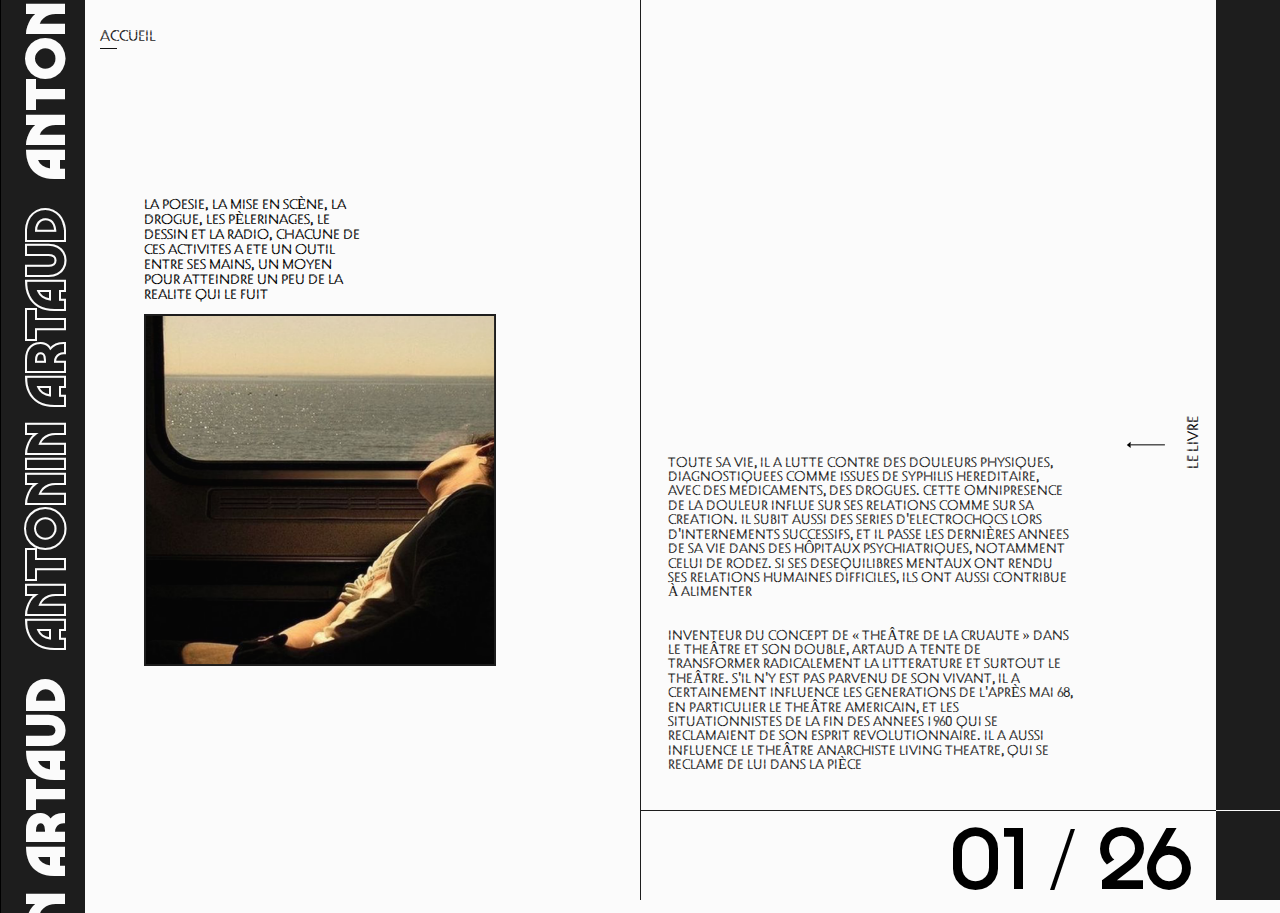
<file: a.html>
<!DOCTYPE html>
<html lang="fr">
<head>
<meta charset="utf-8" />

	<title>
	Antonin Artaud - Lignes plurielles
	</title>
	<style>
    	body { background-color: #fbfbfb; }
  	</style>
<link href="css/reset.css" rel="stylesheet" type="text/css" media="all"/>
<link href="css/style.css" rel="stylesheet" type="text/css" media="all"/>


</head>

<body class="lettre">
  

<div class="conteneurtextanim">
   <div class="marquee">
    <div class="track">
      <p>ANTONIN ARTAUD&nbsp;&nbsp;<span class="defoncelettre">ANTONIN ARTAUD&nbsp;&nbsp;</span>ANTONIN ARTAUD&nbsp;&nbsp;<span class="defoncelettre">ANTONIN ARTAUD&nbsp;&nbsp;</span>ANTONIN ARTAUD&nbsp;&nbsp;<span class="defoncelettre">ANTONIN ARTAUD&nbsp;&nbsp;</span>ANTONIN ARTAUD&nbsp;&nbsp;<span class="defoncelettre">ANTONIN ARTAUD&nbsp;&nbsp;</span>ANTONIN ARTAUD&nbsp;&nbsp;<span class="defoncelettre">ANTONIN ARTAUD&nbsp;&nbsp;</span>ANTONIN ARTAUD&nbsp;&nbsp;<span class="defoncelettre">ANTONIN ARTAUD&nbsp;&nbsp;</span>ANTONIN ARTAUD&nbsp;&nbsp;<span class="defoncelettre">ANTONIN ARTAUD&nbsp;&nbsp;</span>ANTONIN ARTAUD&nbsp;&nbsp;<span class="defoncelettre">ANTONIN ARTAUD&nbsp;&nbsp;</span>ANTONIN ARTAUD&nbsp;&nbsp;<span class="defoncelettre">ANTONIN ARTAUD&nbsp;&nbsp;</span>ANTONIN ARTAUD&nbsp;&nbsp;<span class="defoncelettre">ANTONIN ARTAUD&nbsp;&nbsp;</span>ANTONIN ARTAUD&nbsp;&nbsp;<span class="defoncelettre">ANTONIN ARTAUD&nbsp;&nbsp;</span>ANTONIN ARTAUD&nbsp;&nbsp;<span class="defoncelettre">ANTONIN ARTAUD&nbsp;&nbsp;</span>ANTONIN ARTAUD&nbsp;&nbsp;<span class="defoncelettre">ANTONIN ARTAUD&nbsp;&nbsp;</span>ANTONIN ARTAUD&nbsp;&nbsp;<span class="defoncelettre">ANTONIN ARTAUD&nbsp;&nbsp;</span>ANTONIN ARTAUD&nbsp;&nbsp;<span class="defoncelettre">ANTONIN ARTAUD&nbsp;&nbsp;</span>ANTONIN ARTAUD&nbsp;&nbsp;<span class="defoncelettre">ANTONIN ARTAUD&nbsp;&nbsp;</span>ANTONIN ARTAUD&nbsp;&nbsp;<span class="defoncelettre">ANTONIN ARTAUD&nbsp;&nbsp;</span>ANTONIN ARTAUD&nbsp;&nbsp;<span class="defoncelettre">ANTONIN ARTAUD&nbsp;&nbsp;</span>ANTONIN ARTAUD&nbsp;&nbsp;<span class="defoncelettre">ANTONIN ARTAUD&nbsp;&nbsp;</span>ANTONIN ARTAUD&nbsp;&nbsp;<span class="defoncelettre">ANTONIN ARTAUD&nbsp;&nbsp;</span>ANTONIN ARTAUD&nbsp;&nbsp;<span class="defoncelettre">ANTONIN ARTAUD&nbsp;&nbsp;</span>ANTONIN ARTAUD&nbsp;&nbsp;<span class="defoncelettre">ANTONIN ARTAUD&nbsp;&nbsp;</span>ANTONIN ARTAUD&nbsp;&nbsp;<span class="defoncelettre">ANTONIN ARTAUD&nbsp;&nbsp;</span>ANTONIN ARTAUD&nbsp;&nbsp;<span class="defoncelettre">ANTONIN ARTAUD&nbsp;&nbsp;</span>ANTONIN ARTAUD&nbsp;&nbsp;<span class="defoncelettre">ANTONIN ARTAUD&nbsp;&nbsp;</span></p>
    </div>
  </div>
 </div>

 <div class="corps" STYLE="TEXT-TRANSFORM: UPPERCASE;">
 	<div class="discoverbook">
 	<svg xmlns="http://www.w3.org/2000/svg" xmlns:xlink="http://www.w3.org/1999/xlink" x="0px" y="0px" width="40px" height="10px" viewBox="0 0 39.7 9.1" style="transform:rotate(180deg)" xml:space="preserve">
                    <polygon points="35.1,5.1 35.1,7.7 38.9,4.6 35.1,1.6 35.1,4.2 "></polygon>
                    <rect x="1.1" y="4.2" width="34.1" height="1"></rect>
     </svg>
    <p>LE&nbsp;LIVRE</p>
    </div>

 	<div id="classauteur" class="auteur">
 		 	<div class="colune">
 		 		 <a href="index.html">accueil</a>
 		 		<p style="height: : 100vh;width: 50vw;">&nbsp;</p>
 		 		<p class="colunep">La poesie, la mise en scène, la drogue, les pèlerinages, le dessin et la radio, chacune de ces activites a ete un outil entre ses mains, un moyen pour atteindre un peu de la realite qui le fuit </p>
 		 		<img class="imgauteur" src="css/img/photoauteur.png">
 		 	</div>
 		 	<div class="coldeux">
 		 		
 		 		<div class="top">
 		 			<p>&nbsp;</p>
 		 			<h4>Toute sa vie, il a lutte contre des douleurs physiques, diagnostiquees comme issues de syphilis hereditaire, avec des medicaments, des drogues. Cette omnipresence de la douleur influe sur ses relations comme sur sa creation. Il subit aussi des series d'electrochocs lors d'internements successifs, et il passe les dernières annees de sa vie dans des hôpitaux psychiatriques, notamment celui de Rodez. Si ses desequilibres mentaux ont rendu ses relations humaines difficiles, ils ont aussi contribue à alimenter<br/>
			<br/>
			<br/>
			Inventeur du concept de « theâtre de la cruaute » dans Le Theâtre et son double, Artaud a tente de transformer radicalement la litterature et surtout le theâtre. S'il n'y est pas parvenu de son vivant, il a certainement influence les generations de l'après Mai 68, en particulier le theâtre americain, et les situationnistes de la fin des annees 1960 qui se reclamaient de son esprit revolutionnaire. Il a aussi influence le theâtre anarchiste Living Theatre, qui se reclame de lui dans la pièce 
			</h4>
 		 		</div>
 		 		<div class="bottom">
 		 			
 		 			<p>01&nbsp;/&nbsp;26</p>
 		 		</div>

 		 	</div>
		
 	</div>
 	<div class="livre">
 		<div class="top">
 			 <a href="#classauteur">L'auteur</a>
 		<div class="titleanimate">
		<section class="alternatelivre">
			<h4>Antonin Artaud</h4>
			<h1 class="titre1">acteur</h1>
			<h1 class="titre2">ecrivain</h1>
			<h1 class="titre3">essayiste</h1>
		</section>

		<section class="alternatelivre" style="transform: translateY(-61%);">
			<h4>Domaines</h4>
			<h1 class="titre1">cinema</h1>
			<h1 class="titre2">litterature</h1>
			<h1 class="titre3">poesie</h1>
		</section>
	</div>

		<div class="livretext">
			<h1 >van gogh le suicide<br/> de la sociEtE</h1>
			<h4>Appartenant a cette categorie de lecteurs annotant, sur-lignant, soulignant et prenant des notes (n’en deplaisent aux amateurs de livres sous cloche), j’ai accumule durant mes courtes annees de vie une quantite astronomique de mots archives entre deux chapitres dont je ne sais quoi faire. Persuadee de la grandeur des mots et de leurs resonances multiples, je souhaite ici vous partager pour chaque auteur une ou deux phrases qui, J’espere, sauront vous eveiller votre curiosite.<br/>
			<br/>
			<br/>
			Appartenant a cette categorie de lecteurs annotant, sur-lignant, soulignant et prenant des notes (n’en deplaisent aux amateurs de livres sous cloche), j’ai accumule durant mes courtes annees de vie une quantite astronomique de mots archives entre deux chapitres dont je ne sais quoi faire. Persuadee de la grandeur des mots et de leurs resonances multiples, je souhaite ici vous partager pour chaque auteur une ou deux phrases qui, J’espere, sauront vous eveiller votre curiosite.
			</h4>
		</div>
			<p class="dividerletter">&nbsp;</p>
	</div>


 
 	<div class="bottom">
 		 <p class="dividerauteur" >&nbsp;</p>
 	</div>

<svg xmlns="http://www.w3.org/2000/svg" width="299.91" height="320.798" viewBox="0 0 299.91 320.798">
  <g id="spine" transform="translate(-0.04)">
    <path id="Trace_3" data-name="Trace 3" d="M130.33,59.728,132.1,58.58l7.654,12.1,5.756-3.62,1.112,1.766-7.566,4.759Z" transform="translate(-33.132 -24.679)" fill="#fcfcfc"/>
    <path id="Trace_4" data-name="Trace 4" d="M141.53,52.858l1.854-1.068L151.542,66l-1.854,1.068Z" transform="translate(-34.444 -23.883)" fill="#fcfcfc"/>
    <path id="Trace_5" data-name="Trace 5" d="M158.1,60.793a8.52,8.52,0,0,1-4.229-1.183,7.257,7.257,0,0,1-2.878-3.028,7.452,7.452,0,0,1-.812-3.478,9.155,9.155,0,0,1,.733-3.6,8.007,8.007,0,0,1,2.092-2.834,7.593,7.593,0,0,1,1.254-.953c.424-.256.971-.556,1.651-.883l1.324-.671.945,1.863-1.324.671c-.627.327-1.13.6-1.51.83a6.806,6.806,0,0,0-1.068.83,6.233,6.233,0,0,0-1.457,2.172,6.727,6.727,0,0,0-.5,2.649,5.43,5.43,0,0,0,.592,2.5,5.3,5.3,0,0,0,2.163,2.234,6.559,6.559,0,0,0,3.214.883,7.222,7.222,0,0,0,3.443-.821l1.1-.565-2.719-5.3,1.907-.971,3.673,7.178-2.984,1.527A9.6,9.6,0,0,1,158.1,60.793Z" transform="translate(-35.458 -22.989)" fill="#fcfcfc"/>
    <path id="Trace_6" data-name="Trace 6" d="M163,41.271a10.938,10.938,0,0,1,7.292-.441,9.217,9.217,0,0,1,3.187,1.616l-.159-.371-1.854-4.414,1.978-.83,6.33,15.159-1.969.83-2.048-4.829A8.661,8.661,0,0,0,169.9,42.9a9.447,9.447,0,0,0-4.017-.168l5.438,12.793-1.969.883Z" transform="translate(-36.96 -22.131)" fill="#fcfcfc"/>
    <path id="Trace_7" data-name="Trace 7" d="M179,34.841l9.6-3.311.689,1.978L181.7,36.156l1.642,4.741,5.527-1.907.653,1.907L184,42.8l1.686,4.882,7.575-2.649.68,1.978-9.6,3.311Z" transform="translate(-38.834 -21.51)" fill="#fcfcfc"/>
    <path id="Trace_8" data-name="Trace 8" d="M197.057,44.029l4.467-1.245a3.32,3.32,0,0,0,1.863-1.148,1.925,1.925,0,0,0,.318-1.766,2.048,2.048,0,0,0-.883-1.2,3.964,3.964,0,0,0-1.766-.556h-.247l-2.092-.335a14.85,14.85,0,0,1-1.536-.3,3.752,3.752,0,0,1-1.969-1.068,4.273,4.273,0,0,1-1.1-1.872,3.973,3.973,0,0,1,.238-2.852,4.653,4.653,0,0,1,2.119-2.145,5.5,5.5,0,0,1,1.086-.459c.388-.132.777-.247,1.165-.353l2.189-.609.556,2.013-2.737.768a3.973,3.973,0,0,0-2.084,1.245A2.039,2.039,0,0,0,197,35.059a3.532,3.532,0,0,0,1.66.6h.132q.768.132,1.722.265l1.942.309a4.167,4.167,0,0,1,2.128,1.086,4.52,4.52,0,0,1,1.254,2.1,3.938,3.938,0,0,1,0,2.26,4.105,4.105,0,0,1-1.324,1.9,6.357,6.357,0,0,1-2.454,1.21l-4.414,1.236Z" transform="translate(-40.585 -21.11)" fill="#fcfcfc"/>
    <path id="Trace_9" data-name="Trace 9" d="M214.83,24.973l2.057-.362c.415-.079.777-.141,1.095-.185s.618-.088.883-.124a8.387,8.387,0,0,1,3.443.3,5.765,5.765,0,0,1,2.551,1.589A5.421,5.421,0,0,1,226.183,29a5.535,5.535,0,0,1-.327,3.249,6.074,6.074,0,0,1-2.048,2.569,8.669,8.669,0,0,1-3.593,1.439l-1.121.2.768,4.264-2.11.38Zm5,9.27a6.065,6.065,0,0,0,2.41-.953,4.511,4.511,0,0,0,1.571-1.713,3.426,3.426,0,0,0,.283-2.216,3.532,3.532,0,0,0-1.033-2.039,3.823,3.823,0,0,0-1.969-.98,6.948,6.948,0,0,0-2.525,0l-1.245.221,1.413,7.866Z" transform="translate(-43.031 -20.656)" fill="#fcfcfc"/>
    <path id="Trace_10" data-name="Trace 10" d="M229.93,22.486l2.128-.256,1.686,14.2,6.763-.812.247,2.084-8.89,1.1Z" transform="translate(-44.8 -20.42)" fill="#fcfcfc"/>
    <path id="Trace_11" data-name="Trace 11" d="M245.867,36.586a5.738,5.738,0,0,1-2.34-2.34,8.828,8.828,0,0,1-1.006-3.805L242,21.013l2.137-.132.512,9.438a5.756,5.756,0,0,0,1.333,3.717,3.6,3.6,0,0,0,2.975,1.157,3.673,3.673,0,0,0,2.86-1.5,5.721,5.721,0,0,0,.883-3.849l-.556-9.438,2.163-.124.565,9.464a8.828,8.828,0,0,1-.547,3.893,5.739,5.739,0,0,1-2.048,2.6,6.092,6.092,0,0,1-3.214,1.015,5.977,5.977,0,0,1-3.2-.662Z" transform="translate(-46.214 -20.192)" fill="#fcfcfc"/>
    <path id="Trace_12" data-name="Trace 12" d="M260.325,20.18h3.567a7.827,7.827,0,0,1,1.068.044,7.742,7.742,0,0,1,3.214.83,5.121,5.121,0,0,1,2.843,4.891,5.429,5.429,0,0,1-.371,1.969,4.989,4.989,0,0,1-1.006,1.571,4.635,4.635,0,0,1-1.571,1.13,4.953,4.953,0,0,1,2.181,2.216,7.231,7.231,0,0,1,.706,3.408v.5h-2.145v-.5a5.9,5.9,0,0,0-.406-2.278,4,4,0,0,0-1.245-1.713,3.125,3.125,0,0,0-1.88-.662l-2.993-.088-.088,5.094H260.06Zm4.026,9.473a6.357,6.357,0,0,0,2.242-.353,3.461,3.461,0,0,0,1.633-1.227,3.531,3.531,0,0,0,.618-2.031,3.2,3.2,0,0,0-1.2-2.843,5.394,5.394,0,0,0-3.143-.936h-2.066l-.124,7.381Z" transform="translate(-48.33 -20.18)" fill="#fcfcfc"/>
    <path id="Trace_13" data-name="Trace 13" d="M276.3,20.6l2.145.124-.945,16.35-2.137-.124Z" transform="translate(-50.122 -20.229)" fill="#fcfcfc"/>
    <path id="Trace_14" data-name="Trace 14" d="M282.78,21l10.1,1.033-.212,2.075-7.946-.8-.512,4.988,5.818.592-.2,2-5.818-.592-.521,5.138,7.946.812-.212,2.084L281.12,37.3Z" transform="translate(-50.797 -20.276)" fill="#fcfcfc"/>
    <path id="Trace_15" data-name="Trace 15" d="M297.773,22.67l2.119.344L297.606,37.14l6.718,1.086-.335,2.057-8.829-1.421Z" transform="translate(-52.442 -20.472)" fill="#fcfcfc"/>
    <path id="Trace_16" data-name="Trace 16" d="M310.8,24.92l2.092.45-3.055,13.967,6.648,1.448-.441,2.048L307.3,40.882Z" transform="translate(-53.864 -20.735)" fill="#fcfcfc"/>
    <path id="Trace_17" data-name="Trace 17" d="M323.757,27.88l9.773,2.754-.565,2.013-7.751-2.172-1.36,4.829,5.633,1.58-.547,1.942-5.633-1.589-1.395,4.979,7.716,2.172-.565,2.013-9.773-2.754Z" transform="translate(-55.269 -21.082)" fill="#fcfcfc"/>
    <path id="Trace_18" data-name="Trace 18" d="M333.207,45.692l4.414,1.527a3.346,3.346,0,0,0,2.189.124,1.907,1.907,0,0,0,1.245-1.245,2.066,2.066,0,0,0,0-1.474,3.842,3.842,0,0,0-1.13-1.466.486.486,0,0,1-.1-.088l-.079-.079-1.536-1.466a15.145,15.145,0,0,1-1.086-1.13,3.8,3.8,0,0,1-1.015-2,4.415,4.415,0,0,1,.168-2.163,3.973,3.973,0,0,1,1.827-2.207,4.67,4.67,0,0,1,2.958-.556,6.267,6.267,0,0,1,1.156.238l1.165.38,2.136.742-.689,1.978-2.649-.936a4.079,4.079,0,0,0-2.5-.2,2,2,0,0,0-1.448,1.315,1.924,1.924,0,0,0,0,1.3,3.531,3.531,0,0,0,1.024,1.43h.106c.371.362.794.759,1.262,1.2s.945.883,1.421,1.36a4.158,4.158,0,0,1,1.139,2.119,4.414,4.414,0,0,1-.168,2.437,3.822,3.822,0,0,1-1.3,1.854,4.07,4.07,0,0,1-2.163.812,6.41,6.41,0,0,1-2.693-.38L332.51,47.6Z" transform="translate(-56.817 -21.732)" fill="#fcfcfc"/>
    <path id="Trace_19" data-name="Trace 19" d="M354.2,49.537a2.649,2.649,0,1,1,1.368,3.47A2.649,2.649,0,0,1,354.2,49.537Z" transform="translate(-59.333 -23.431)" fill="#fcfcfc"/>
    <path id="Trace_80" data-name="Trace 80" d="M60.321,381.759H52.675c-.2-.362-.413.265-.546,0a5.247,5.247,0,0,1-.839-2.578,5.6,5.6,0,0,1,4.653-5.615,4.891,4.891,0,0,1,1.863.071,4.67,4.67,0,0,1,1.722.812,4.962,4.962,0,0,1,.795-3.011,7.151,7.151,0,0,1,2.578-2.331l.433-.247,1.059,1.863-.433.247a5.81,5.81,0,0,0-1.766,1.5,3.991,3.991,0,0,0-.883,1.942,3.064,3.064,0,0,0,.388,1.96l1.483,2.6,4.414-2.516,1.059,1.863Zm.221-3.62a6.013,6.013,0,0,0-1.439-1.766,3.355,3.355,0,0,0-1.889-.768,3.531,3.531,0,0,0-2.066.494,3.187,3.187,0,0,0-1.836,2.481,5.3,5.3,0,0,0,.795,3.178h1.246l6.2-1.881Z" transform="translate(-23.873 -61.028)" fill="#fcfcfc"/>
    <path id="Trace_81" data-name="Trace 81" d="M46.945,373.382,46,371.466l14.6-7.416.971,1.907Z" transform="translate(-23.253 -60.464)" fill="#fcfcfc"/>
    <path id="Trace_82" data-name="Trace 82" d="M43.534,366.631l-4.194-9.243,1.907-.883,3.311,7.3,4.564-2.075-2.41-5.3,1.836-.83,2.41,5.3,4.706-2.137-3.311-7.292,1.907-.883,4.2,9.288Z" transform="translate(-22.473 -58.887)" fill="#fcfcfc"/>
    <path id="Trace_83" data-name="Trace 83" d="M37.828,352.9l-.768-2,13.349-5.12-2.437-6.348,1.951-.75,3.2,8.352Z" transform="translate(-22.206 -57.493)" fill="#fcfcfc"/>
    <path id="Trace_84" data-name="Trace 84" d="M33.173,340.492l-.653-2.022,13.6-4.414-2.084-6.48,2-.636,2.737,8.52Z" transform="translate(-21.674 -56.117)" fill="#fcfcfc"/>
    <path id="Trace_85" data-name="Trace 85" d="M28.925,327.664,26.4,317.829l2.022-.521,2.039,7.76,4.865-1.245-1.457-5.668,1.951-.5,1.457,5.668,5.006-1.289-2-7.76,2.031-.521,2.525,9.835Z" transform="translate(-20.957 -54.571)" fill="#fcfcfc"/>
    <path id="Trace_86" data-name="Trace 86" d="M39.512,310.779l-.883-4.555a3.32,3.32,0,0,0-.989-1.951,1.933,1.933,0,0,0-1.7-.45,2.083,2.083,0,0,0-1.271.742,3.9,3.9,0,0,0-.689,1.713v.247c-.194.768-.362,1.457-.494,2.057a15.263,15.263,0,0,1-.433,1.51,3.885,3.885,0,0,1-1.218,1.88,4.132,4.132,0,0,1-1.96.936,3.991,3.991,0,0,1-2.825-.459,4.706,4.706,0,0,1-1.96-2.278,5.756,5.756,0,0,1-.371-1.121c-.1-.406-.185-.8-.256-1.2L24,305.615l2.048-.4.547,2.8a3.964,3.964,0,0,0,1.077,2.251,2.039,2.039,0,0,0,2.94-.132,3.69,3.69,0,0,0,.724-1.6.115.115,0,0,1,0-.053.3.3,0,0,0,0-.079c.132-.5.265-1.068.406-1.7s.3-1.262.468-1.916a4.158,4.158,0,0,1,1.254-2.048,4.414,4.414,0,0,1,2.189-1.077,3.893,3.893,0,0,1,2.26.185,4.149,4.149,0,0,1,1.766,1.466,6.454,6.454,0,0,1,1.033,2.525l.883,4.529Z" transform="translate(-20.676 -53.146)" fill="#fcfcfc"/>
    <path id="Trace_87" data-name="Trace 87" d="M32.765,291.97a2.649,2.649,0,1,1,2.3-2.922,2.648,2.648,0,0,1-2.3,2.922Z" transform="translate(-21.354 -51.402)" fill="#fcfcfc"/>
    <path id="Trace_88" data-name="Trace 88" d="M20.638,276.885l-.088-2.137,14.276-.583-.274-6.8,2.092-.088.362,8.934Z" transform="translate(-20.272 -49.128)" fill="#fcfcfc"/>
    <path id="Trace_89" data-name="Trace 89" d="M20.28,265.041V262.9l16.377-.265v2.137Z" transform="translate(-20.24 -48.584)" fill="#fcfcfc"/>
    <path id="Trace_90" data-name="Trace 90" d="M35.724,253.624a8.546,8.546,0,0,1-3.125,3.1,7.372,7.372,0,0,1-4.061,1,7.522,7.522,0,0,1-3.417-1.024,8.988,8.988,0,0,1-2.763-2.419,7.857,7.857,0,0,1-1.474-3.249,7.751,7.751,0,0,1-.2-1.563v-1.88l.071-1.483,2.092.1-.035,1.5c0,.706-.044,1.289,0,1.766a6.312,6.312,0,0,0,1.36,3.681,6.7,6.7,0,0,0,2.022,1.766,5.553,5.553,0,0,0,2.463.724,5.386,5.386,0,0,0,3.011-.768,6.613,6.613,0,0,0,2.331-2.375,7.257,7.257,0,0,0,1-3.4l.053-1.236-5.959-.283.1-2.137,8.052.38-.15,3.346a9.5,9.5,0,0,1-1.36,4.458Z" transform="translate(-20.287 -46.569)" fill="#fcfcfc"/>
    <path id="Trace_91" data-name="Trace 91" d="M21.21,239.449a10.859,10.859,0,0,1,1.051-3.531,11.028,11.028,0,0,1,2.172-3,9.182,9.182,0,0,1,2.993-1.969l-.406-.044-4.723-.565.247-2.128,16.271,1.933-.256,2.128-5.209-.618a8.67,8.67,0,0,0-7.328,2.569,9.42,9.42,0,0,0-2.136,3.408l13.843,1.642-.256,2.128Z" transform="translate(-20.349 -44.551)" fill="#fcfcfc"/>
    <path id="Trace_92" data-name="Trace 92" d="M23.44,222.4l1.872-9.985,2.057.388-1.483,7.875,4.935.883,1.059-5.7,1.978.371-1.095,5.747,5.076.953,1.483-7.875,2.048.388L39.5,225.414Z" transform="translate(-20.61 -42.7)" fill="#fcfcfc"/>
    <path id="Trace_93" data-name="Trace 93" d="M40.291,211.575l1.13-4.476a3.3,3.3,0,0,0-.071-2.189A1.925,1.925,0,0,0,40,203.78a2.039,2.039,0,0,0-1.466.141,3.841,3.841,0,0,0-1.36,1.254l-.079.106a.344.344,0,0,1-.071.088c-.5.618-.945,1.174-1.324,1.66a13.221,13.221,0,0,1-1.024,1.183,3.832,3.832,0,0,1-1.9,1.183,4.344,4.344,0,0,1-2.181,0,3.982,3.982,0,0,1-2.357-1.624,4.679,4.679,0,0,1-.821-2.887,6.869,6.869,0,0,1,.141-1.174c.088-.406.177-.8.274-1.192l.556-2.207,2.022.512-.715,2.746a4.026,4.026,0,0,0,0,2.5,2.013,2.013,0,0,0,1.43,1.245,1.986,1.986,0,0,0,1.289-.115,3.585,3.585,0,0,0,1.342-1.148.044.044,0,0,1,0-.044.3.3,0,0,0,0-.071c.327-.406.689-.883,1.086-1.368s.8-1.015,1.227-1.536a4.158,4.158,0,0,1,2.013-1.324,4.591,4.591,0,0,1,2.445-.053,3.964,3.964,0,0,1,1.96,1.13,4.149,4.149,0,0,1,1,2.084,6.4,6.4,0,0,1-.141,2.719l-1.121,4.476Z" transform="translate(-21.076 -41.282)" fill="#fcfcfc"/>
    <path id="Trace_94" data-name="Trace 94" d="M32.28,186.487l.7-1.978c.141-.4.265-.742.38-1.042s.23-.574.344-.839a8.484,8.484,0,0,1,1.969-2.834,5.845,5.845,0,0,1,2.649-1.43,5.57,5.57,0,0,1,3.1.238,5.633,5.633,0,0,1,2.649,1.889,6.074,6.074,0,0,1,1.21,3.081,8.555,8.555,0,0,1-.53,3.832l-.353,1.077,4.079,1.439-.706,2.022Zm10.524.238a6.074,6.074,0,0,0,.362-2.569,4.538,4.538,0,0,0-.715-2.189,3.478,3.478,0,0,0-1.766-1.342,3.576,3.576,0,0,0-2.278-.115,3.893,3.893,0,0,0-1.828,1.227,7,7,0,0,0-1.236,2.207l-.424,1.192,7.54,2.649Z" transform="translate(-21.646 -38.697)" fill="#fcfcfc"/>
    <path id="Trace_95" data-name="Trace 95" d="M37.54,172.823l.83-1.978L51.542,176.4l2.649-6.268,1.933.812-3.478,8.246Z" transform="translate(-22.262 -37.747)" fill="#fcfcfc"/>
    <path id="Trace_96" data-name="Trace 96" d="M57.739,164.867a5.739,5.739,0,0,1-3.187.883,8.757,8.757,0,0,1-3.805-1.006l-8.467-4.211.945-1.925L51.7,162.8a5.712,5.712,0,0,0,3.885.689,3.531,3.531,0,0,0,2.472-2,3.629,3.629,0,0,0,.124-3.231,5.721,5.721,0,0,0-2.9-2.649l-8.467-4.194.962-1.942,8.467,4.194a8.723,8.723,0,0,1,3.108,2.41,5.739,5.739,0,0,1,1.227,3.028,6.18,6.18,0,0,1-.68,3.3,6.021,6.021,0,0,1-2.154,2.463Z" transform="translate(-22.817 -35.326)" fill="#fcfcfc"/>
    <path id="Trace_97" data-name="Trace 97" d="M50.6,144.671l1.068-1.828c.283-.477.53-.883.733-1.254a7.826,7.826,0,0,1,.565-.883,7.672,7.672,0,0,1,2.313-2.384,5.4,5.4,0,0,1,2.737-.883,5.465,5.465,0,0,1,2.913.821,5.7,5.7,0,0,1,1.5,1.262,4.776,4.776,0,0,1,.883,1.651,4.511,4.511,0,0,1,.159,1.889,4.909,4.909,0,0,1,3.011-.8,7.2,7.2,0,0,1,3.3,1.059l.433.256-1.086,1.845-.433-.256a5.924,5.924,0,0,0-2.181-.768,4.07,4.07,0,0,0-2.1.247,3.09,3.09,0,0,0-1.5,1.307l-1.5,2.578,4.414,2.578-1.1,1.836Zm10.223,1.148a6.18,6.18,0,0,0,.795-2.119,3.426,3.426,0,0,0-.265-2.022,3.531,3.531,0,0,0-1.457-1.545,3.231,3.231,0,0,0-3.063-.353,5.4,5.4,0,0,0-2.348,2.278l-1.042,1.766,6.339,3.761Z" transform="translate(-23.792 -33.917)" fill="#fcfcfc"/>
    <path id="Trace_98" data-name="Trace 98" d="M59,131.576l1.174-1.766,13.72,8.952-1.165,1.766Z" transform="translate(-24.776 -33.023)" fill="#fcfcfc"/>
    <path id="Trace_99" data-name="Trace 99" d="M62.53,125.235l5.915-8.255,1.7,1.218-4.67,6.515,4.079,2.922,3.408-4.75L74.6,124.06l-3.408,4.75,4.194,3.011,4.67-6.507,1.7,1.218-5.924,8.246Z" transform="translate(-25.19 -31.52)" fill="#fcfcfc"/>
    <path id="Trace_100" data-name="Trace 100" d="M71.55,113.779l1.342-1.669,11.106,9,4.282-5.3,1.624,1.315-5.6,6.983Z" transform="translate(-26.246 -30.95)" fill="#fcfcfc"/>
    <path id="Trace_101" data-name="Trace 101" d="M80,103.519l1.439-1.589,10.594,9.588,4.564-5.05,1.554,1.4-6,6.63Z" transform="translate(-27.236 -29.757)" fill="#fcfcfc"/>
    <path id="Trace_102" data-name="Trace 102" d="M89.1,92.906l7.248-7.116,1.492,1.492L92.119,92.9l3.531,3.531,4.176-4.1,1.413,1.439-4.167,4.1,3.62,3.681,5.712-5.615,1.421,1.519-7.239,7.125Z" transform="translate(-28.302 -27.866)" fill="#fcfcfc"/>
    <path id="Trace_103" data-name="Trace 103" d="M109.394,93.6l3.531-3.046a3.311,3.311,0,0,0,1.192-1.836,1.942,1.942,0,0,0-.468-1.7,2.084,2.084,0,0,0-1.28-.724,4.008,4.008,0,0,0-1.827.265H110.3l-2.031.6a13.8,13.8,0,0,1-1.518.388,3.84,3.84,0,0,1-2.234-.106,4.185,4.185,0,0,1-1.766-1.227,3.911,3.911,0,0,1-1.015-2.649,4.706,4.706,0,0,1,.98-2.843,6.065,6.065,0,0,1,.786-.883q.45-.424.883-.821L106.1,77.52l1.377,1.571-2.154,1.872a4.008,4.008,0,0,0-1.4,2.066,2.039,2.039,0,0,0,1.589,2.481,3.638,3.638,0,0,0,1.766-.177h.115l1.669-.5c.618-.194,1.245-.38,1.889-.556a4.123,4.123,0,0,1,2.4.053,4.458,4.458,0,0,1,2.039,1.36,3.893,3.893,0,0,1,.962,2.048,4.043,4.043,0,0,1-.371,2.278,6.33,6.33,0,0,1-1.66,2.154L110.8,95.177Z" transform="translate(-29.783 -26.897)" fill="#fcfcfc"/>
    <path id="Trace_104" data-name="Trace 104" d="M122.818,78.2a2.649,2.649,0,1,1,3.69.521A2.649,2.649,0,0,1,122.818,78.2Z" transform="translate(-32.189 -26.478)" fill="#fcfcfc"/>
  </g>
</svg>

 </div>

</body>
</html>
</file>
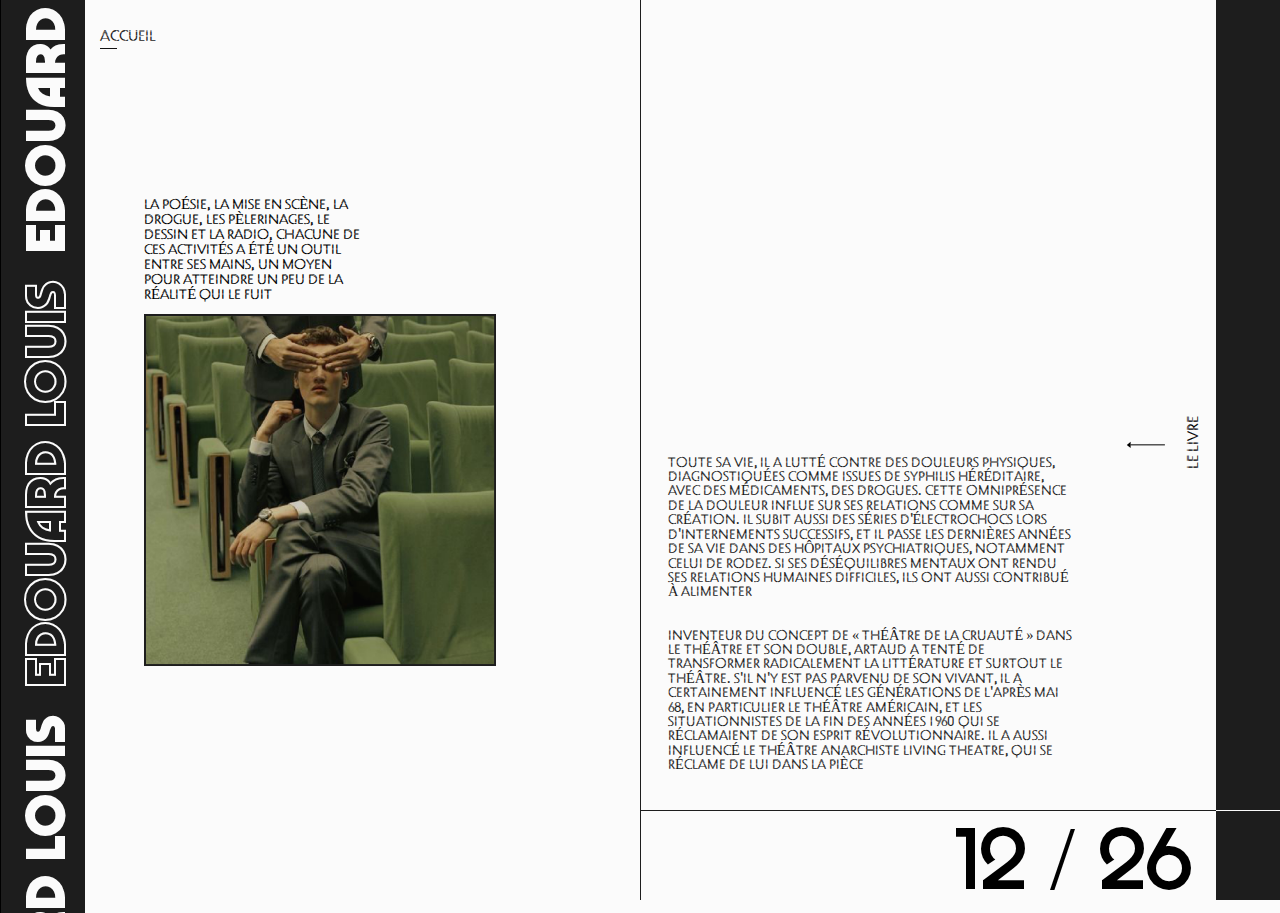
<file: b copie 10.html>
<!DOCTYPE html>
<html lang="fr">
<head>
<meta charset="utf-8" />

	<title>
	Antonin Artaud - Lignes plurielles
	</title>
	<style>
    	body { background-color: #fbfbfb; }
  	</style>
<link href="css/reset.css" rel="stylesheet" type="text/css" media="all"/>
<link href="css/style.css" rel="stylesheet" type="text/css" media="all"/>


</head>

<body class="lettre">
  

<div class="conteneurtextanim">
   <div class="marquee">
    <div class="track">
      <p>EDOUARD LOUIS&nbsp;&nbsp;<span class="defoncelettre">EDOUARD LOUIS&nbsp;&nbsp;</span>EDOUARD LOUIS&nbsp;&nbsp;<span class="defoncelettre">EDOUARD LOUIS&nbsp;&nbsp;</span>EDOUARD LOUIS&nbsp;&nbsp;<span class="defoncelettre">EDOUARD LOUIS&nbsp;&nbsp;</span>EDOUARD LOUIS&nbsp;&nbsp;<span class="defoncelettre">EDOUARD LOUIS&nbsp;&nbsp;</span>EDOUARD LOUIS&nbsp;&nbsp;<span class="defoncelettre">EDOUARD LOUIS&nbsp;&nbsp;</span>EDOUARD LOUIS&nbsp;&nbsp;<span class="defoncelettre">EDOUARD LOUIS&nbsp;&nbsp;</span>EDOUARD LOUIS&nbsp;&nbsp;<span class="defoncelettre">EDOUARD LOUIS&nbsp;&nbsp;</span>EDOUARD LOUIS&nbsp;&nbsp;<span class="defoncelettre">EDOUARD LOUIS&nbsp;&nbsp;</span>EDOUARD LOUIS&nbsp;&nbsp;<span class="defoncelettre">EDOUARD LOUIS&nbsp;&nbsp;</span>EDOUARD LOUIS&nbsp;&nbsp;<span class="defoncelettre">EDOUARD LOUIS&nbsp;&nbsp;</span>EDOUARD LOUIS&nbsp;&nbsp;<span class="defoncelettre">EDOUARD LOUIS&nbsp;&nbsp;</span>EDOUARD LOUIS&nbsp;&nbsp;<span class="defoncelettre">EDOUARD LOUIS&nbsp;&nbsp;</span>EDOUARD LOUIS&nbsp;&nbsp;<span class="defoncelettre">EDOUARD LOUIS&nbsp;&nbsp;</span>EDOUARD LOUIS&nbsp;&nbsp;<span class="defoncelettre">EDOUARD LOUIS&nbsp;&nbsp;</span>EDOUARD LOUIS&nbsp;&nbsp;<span class="defoncelettre">EDOUARD LOUIS&nbsp;&nbsp;</span>EDOUARD LOUIS&nbsp;&nbsp;<span class="defoncelettre">EDOUARD LOUIS&nbsp;&nbsp;</span>EDOUARD LOUIS&nbsp;&nbsp;<span class="defoncelettre">EDOUARD LOUIS&nbsp;&nbsp;</span>EDOUARD LOUIS&nbsp;&nbsp;<span class="defoncelettre">EDOUARD LOUIS&nbsp;&nbsp;</span>EDOUARD LOUIS&nbsp;&nbsp;<span class="defoncelettre">EDOUARD LOUIS&nbsp;&nbsp;</span>EDOUARD LOUIS&nbsp;&nbsp;<span class="defoncelettre">EDOUARD LOUIS&nbsp;&nbsp;</span>EDOUARD LOUIS&nbsp;&nbsp;<span class="defoncelettre">EDOUARD LOUIS&nbsp;&nbsp;</span></p>
    </div>
  </div>
 </div>

  <div class="corps" STYLE="TEXT-TRANSFORM: UPPERCASE;">
    <div class="discoverbook">
    <svg xmlns="http://www.w3.org/2000/svg" xmlns:xlink="http://www.w3.org/1999/xlink" x="0px" y="0px" width="40px" height="10px" viewBox="0 0 39.7 9.1" style="transform:rotate(180deg)" xml:space="preserve">
                    <polygon points="35.1,5.1 35.1,7.7 38.9,4.6 35.1,1.6 35.1,4.2 "></polygon>
                    <rect x="1.1" y="4.2" width="34.1" height="1"></rect>
     </svg>
    <p>LE&nbsp;LIVRE</p>
    </div>

    <div id="classauteur" class="auteur">
            <div class="colune">
                 <a href="index.html">accueil</a>
                <p style="height: : 100vh;width: 50vw;">&nbsp;</p>
                <p class="colunep">La poésie, la mise en scène, la drogue, les pèlerinages, le dessin et la radio, chacune de ces activités a été un outil entre ses mains, un moyen pour atteindre un peu de la réalité qui le fuit </p>
                <img class="imgauteur" src="css/img/photoauteurl.png">
            </div>
            <div class="coldeux">
                
                <div class="top">
                    <p>&nbsp;</p>
                    <h4>Toute sa vie, il a lutté contre des douleurs physiques, diagnostiquées comme issues de syphilis héréditaire, avec des médicaments, des drogues. Cette omniprésence de la douleur influe sur ses relations comme sur sa création. Il subit aussi des séries d'électrochocs lors d'internements successifs, et il passe les dernières années de sa vie dans des hôpitaux psychiatriques, notamment celui de Rodez. Si ses déséquilibres mentaux ont rendu ses relations humaines difficiles, ils ont aussi contribué à alimenter<br/>
            <br/>
            <br/>
            Inventeur du concept de « théâtre de la cruauté » dans Le Théâtre et son double, Artaud a tenté de transformer radicalement la littérature et surtout le théâtre. S'il n'y est pas parvenu de son vivant, il a certainement influencé les générations de l'après Mai 68, en particulier le théâtre américain, et les situationnistes de la fin des années 1960 qui se réclamaient de son esprit révolutionnaire. Il a aussi influencé le théâtre anarchiste Living Theatre, qui se réclame de lui dans la pièce 
            </h4>
                </div>
                <div class="bottom">
                    
                    <p>12&nbsp;/&nbsp;26</p>
                </div>

            </div>
        
    </div>
    <div class="livre">
        <div class="top">
             <a href="#classauteur">L'auteur</a>
        <div class="titleanimate">
        <section class="alternatelivre">
            <h4>edouard louis</h4>
            <h1 class="titre1">L'Abecedaire</h1>
            <h1 class="titre2">test</h1>
            <h1 class="titre3">blablabla</h1>
        </section>

        <section class="alternatelivre" style="transform: translateY(-61%);">
            <h4>domaines</h4>
            <h1 class="titre1">L'Abecedaire</h1>
            <h1 class="titre2">test</h1>
            <h1 class="titre3">blablabla</h1>
        </section>
    </div>

        <div class="livretext">
            <h1 >HISTOIRE DE <br/>LA VIOLENCE</h1>
            <h4>Appartenant a cette categorie de lecteurs annotant, sur-lignant, soulignant et prenant des notes (n’en deplaisent aux amateurs de livres sous cloche), j’ai accumulé durant mes courtes annees de vie une quantite astronomique de mots archives entre deux chapitres dont je ne sais quoi faire. Persuadee de la grandeur des mots et de leurs resonances multiples, je souhaite ici vous partager pour chaque auteur une ou deux phrases qui, J’espere, sauront vous eveiller votre curiosite.<br/>
            <br/>
            <br/>
            Appartenant a cette categorie de lecteurs annotant, sur-lignant, soulignant et prenant des notes (n’en deplaisent aux amateurs de livres sous cloche), j’ai accumulé durant mes courtes annees de vie une quantite astronomique de mots archives entre deux chapitres dont je ne sais quoi faire. Persuadee de la grandeur des mots et de leurs resonances multiples, je souhaite ici vous partager pour chaque auteur une ou deux phrases qui, J’espere, sauront vous eveiller votre curiosite.
            </h4>
        </div>
            <p class="dividerletter">&nbsp;</p>
    </div>


 
    <div class="bottom">
         <p class="dividerauteur" >&nbsp;</p>
 	</div>

<svg xmlns="http://www.w3.org/2000/svg" width="299.91" height="320.798" viewBox="0 0 299.91 320.798">
  <g id="spine" transform="translate(-0.04)">
    <path id="Tracé_3" data-name="Tracé 3" d="M130.33,59.728,132.1,58.58l7.654,12.1,5.756-3.62,1.112,1.766-7.566,4.759Z" transform="translate(-33.132 -24.679)" fill="#fcfcfc"/>
    <path id="Tracé_4" data-name="Tracé 4" d="M141.53,52.858l1.854-1.068L151.542,66l-1.854,1.068Z" transform="translate(-34.444 -23.883)" fill="#fcfcfc"/>
    <path id="Tracé_5" data-name="Tracé 5" d="M158.1,60.793a8.52,8.52,0,0,1-4.229-1.183,7.257,7.257,0,0,1-2.878-3.028,7.452,7.452,0,0,1-.812-3.478,9.155,9.155,0,0,1,.733-3.6,8.007,8.007,0,0,1,2.092-2.834,7.593,7.593,0,0,1,1.254-.953c.424-.256.971-.556,1.651-.883l1.324-.671.945,1.863-1.324.671c-.627.327-1.13.6-1.51.83a6.806,6.806,0,0,0-1.068.83,6.233,6.233,0,0,0-1.457,2.172,6.727,6.727,0,0,0-.5,2.649,5.43,5.43,0,0,0,.592,2.5,5.3,5.3,0,0,0,2.163,2.234,6.559,6.559,0,0,0,3.214.883,7.222,7.222,0,0,0,3.443-.821l1.1-.565-2.719-5.3,1.907-.971,3.673,7.178-2.984,1.527A9.6,9.6,0,0,1,158.1,60.793Z" transform="translate(-35.458 -22.989)" fill="#fcfcfc"/>
    <path id="Tracé_6" data-name="Tracé 6" d="M163,41.271a10.938,10.938,0,0,1,7.292-.441,9.217,9.217,0,0,1,3.187,1.616l-.159-.371-1.854-4.414,1.978-.83,6.33,15.159-1.969.83-2.048-4.829A8.661,8.661,0,0,0,169.9,42.9a9.447,9.447,0,0,0-4.017-.168l5.438,12.793-1.969.883Z" transform="translate(-36.96 -22.131)" fill="#fcfcfc"/>
    <path id="Tracé_7" data-name="Tracé 7" d="M179,34.841l9.6-3.311.689,1.978L181.7,36.156l1.642,4.741,5.527-1.907.653,1.907L184,42.8l1.686,4.882,7.575-2.649.68,1.978-9.6,3.311Z" transform="translate(-38.834 -21.51)" fill="#fcfcfc"/>
    <path id="Tracé_8" data-name="Tracé 8" d="M197.057,44.029l4.467-1.245a3.32,3.32,0,0,0,1.863-1.148,1.925,1.925,0,0,0,.318-1.766,2.048,2.048,0,0,0-.883-1.2,3.964,3.964,0,0,0-1.766-.556h-.247l-2.092-.335a14.85,14.85,0,0,1-1.536-.3,3.752,3.752,0,0,1-1.969-1.068,4.273,4.273,0,0,1-1.1-1.872,3.973,3.973,0,0,1,.238-2.852,4.653,4.653,0,0,1,2.119-2.145,5.5,5.5,0,0,1,1.086-.459c.388-.132.777-.247,1.165-.353l2.189-.609.556,2.013-2.737.768a3.973,3.973,0,0,0-2.084,1.245A2.039,2.039,0,0,0,197,35.059a3.532,3.532,0,0,0,1.66.6h.132q.768.132,1.722.265l1.942.309a4.167,4.167,0,0,1,2.128,1.086,4.52,4.52,0,0,1,1.254,2.1,3.938,3.938,0,0,1,0,2.26,4.105,4.105,0,0,1-1.324,1.9,6.357,6.357,0,0,1-2.454,1.21l-4.414,1.236Z" transform="translate(-40.585 -21.11)" fill="#fcfcfc"/>
    <path id="Tracé_9" data-name="Tracé 9" d="M214.83,24.973l2.057-.362c.415-.079.777-.141,1.095-.185s.618-.088.883-.124a8.387,8.387,0,0,1,3.443.3,5.765,5.765,0,0,1,2.551,1.589A5.421,5.421,0,0,1,226.183,29a5.535,5.535,0,0,1-.327,3.249,6.074,6.074,0,0,1-2.048,2.569,8.669,8.669,0,0,1-3.593,1.439l-1.121.2.768,4.264-2.11.38Zm5,9.27a6.065,6.065,0,0,0,2.41-.953,4.511,4.511,0,0,0,1.571-1.713,3.426,3.426,0,0,0,.283-2.216,3.532,3.532,0,0,0-1.033-2.039,3.823,3.823,0,0,0-1.969-.98,6.948,6.948,0,0,0-2.525,0l-1.245.221,1.413,7.866Z" transform="translate(-43.031 -20.656)" fill="#fcfcfc"/>
    <path id="Tracé_10" data-name="Tracé 10" d="M229.93,22.486l2.128-.256,1.686,14.2,6.763-.812.247,2.084-8.89,1.1Z" transform="translate(-44.8 -20.42)" fill="#fcfcfc"/>
    <path id="Tracé_11" data-name="Tracé 11" d="M245.867,36.586a5.738,5.738,0,0,1-2.34-2.34,8.828,8.828,0,0,1-1.006-3.805L242,21.013l2.137-.132.512,9.438a5.756,5.756,0,0,0,1.333,3.717,3.6,3.6,0,0,0,2.975,1.157,3.673,3.673,0,0,0,2.86-1.5,5.721,5.721,0,0,0,.883-3.849l-.556-9.438,2.163-.124.565,9.464a8.828,8.828,0,0,1-.547,3.893,5.739,5.739,0,0,1-2.048,2.6,6.092,6.092,0,0,1-3.214,1.015,5.977,5.977,0,0,1-3.2-.662Z" transform="translate(-46.214 -20.192)" fill="#fcfcfc"/>
    <path id="Tracé_12" data-name="Tracé 12" d="M260.325,20.18h3.567a7.827,7.827,0,0,1,1.068.044,7.742,7.742,0,0,1,3.214.83,5.121,5.121,0,0,1,2.843,4.891,5.429,5.429,0,0,1-.371,1.969,4.989,4.989,0,0,1-1.006,1.571,4.635,4.635,0,0,1-1.571,1.13,4.953,4.953,0,0,1,2.181,2.216,7.231,7.231,0,0,1,.706,3.408v.5h-2.145v-.5a5.9,5.9,0,0,0-.406-2.278,4,4,0,0,0-1.245-1.713,3.125,3.125,0,0,0-1.88-.662l-2.993-.088-.088,5.094H260.06Zm4.026,9.473a6.357,6.357,0,0,0,2.242-.353,3.461,3.461,0,0,0,1.633-1.227,3.531,3.531,0,0,0,.618-2.031,3.2,3.2,0,0,0-1.2-2.843,5.394,5.394,0,0,0-3.143-.936h-2.066l-.124,7.381Z" transform="translate(-48.33 -20.18)" fill="#fcfcfc"/>
    <path id="Tracé_13" data-name="Tracé 13" d="M276.3,20.6l2.145.124-.945,16.35-2.137-.124Z" transform="translate(-50.122 -20.229)" fill="#fcfcfc"/>
    <path id="Tracé_14" data-name="Tracé 14" d="M282.78,21l10.1,1.033-.212,2.075-7.946-.8-.512,4.988,5.818.592-.2,2-5.818-.592-.521,5.138,7.946.812-.212,2.084L281.12,37.3Z" transform="translate(-50.797 -20.276)" fill="#fcfcfc"/>
    <path id="Tracé_15" data-name="Tracé 15" d="M297.773,22.67l2.119.344L297.606,37.14l6.718,1.086-.335,2.057-8.829-1.421Z" transform="translate(-52.442 -20.472)" fill="#fcfcfc"/>
    <path id="Tracé_16" data-name="Tracé 16" d="M310.8,24.92l2.092.45-3.055,13.967,6.648,1.448-.441,2.048L307.3,40.882Z" transform="translate(-53.864 -20.735)" fill="#fcfcfc"/>
    <path id="Tracé_17" data-name="Tracé 17" d="M323.757,27.88l9.773,2.754-.565,2.013-7.751-2.172-1.36,4.829,5.633,1.58-.547,1.942-5.633-1.589-1.395,4.979,7.716,2.172-.565,2.013-9.773-2.754Z" transform="translate(-55.269 -21.082)" fill="#fcfcfc"/>
    <path id="Tracé_18" data-name="Tracé 18" d="M333.207,45.692l4.414,1.527a3.346,3.346,0,0,0,2.189.124,1.907,1.907,0,0,0,1.245-1.245,2.066,2.066,0,0,0,0-1.474,3.842,3.842,0,0,0-1.13-1.466.486.486,0,0,1-.1-.088l-.079-.079-1.536-1.466a15.145,15.145,0,0,1-1.086-1.13,3.8,3.8,0,0,1-1.015-2,4.415,4.415,0,0,1,.168-2.163,3.973,3.973,0,0,1,1.827-2.207,4.67,4.67,0,0,1,2.958-.556,6.267,6.267,0,0,1,1.156.238l1.165.38,2.136.742-.689,1.978-2.649-.936a4.079,4.079,0,0,0-2.5-.2,2,2,0,0,0-1.448,1.315,1.924,1.924,0,0,0,0,1.3,3.531,3.531,0,0,0,1.024,1.43h.106c.371.362.794.759,1.262,1.2s.945.883,1.421,1.36a4.158,4.158,0,0,1,1.139,2.119,4.414,4.414,0,0,1-.168,2.437,3.822,3.822,0,0,1-1.3,1.854,4.07,4.07,0,0,1-2.163.812,6.41,6.41,0,0,1-2.693-.38L332.51,47.6Z" transform="translate(-56.817 -21.732)" fill="#fcfcfc"/>
    <path id="Tracé_19" data-name="Tracé 19" d="M354.2,49.537a2.649,2.649,0,1,1,1.368,3.47A2.649,2.649,0,0,1,354.2,49.537Z" transform="translate(-59.333 -23.431)" fill="#fcfcfc"/>
    <path id="Tracé_80" data-name="Tracé 80" d="M60.321,381.759H52.675c-.2-.362-.413.265-.546,0a5.247,5.247,0,0,1-.839-2.578,5.6,5.6,0,0,1,4.653-5.615,4.891,4.891,0,0,1,1.863.071,4.67,4.67,0,0,1,1.722.812,4.962,4.962,0,0,1,.795-3.011,7.151,7.151,0,0,1,2.578-2.331l.433-.247,1.059,1.863-.433.247a5.81,5.81,0,0,0-1.766,1.5,3.991,3.991,0,0,0-.883,1.942,3.064,3.064,0,0,0,.388,1.96l1.483,2.6,4.414-2.516,1.059,1.863Zm.221-3.62a6.013,6.013,0,0,0-1.439-1.766,3.355,3.355,0,0,0-1.889-.768,3.531,3.531,0,0,0-2.066.494,3.187,3.187,0,0,0-1.836,2.481,5.3,5.3,0,0,0,.795,3.178h1.246l6.2-1.881Z" transform="translate(-23.873 -61.028)" fill="#fcfcfc"/>
    <path id="Tracé_81" data-name="Tracé 81" d="M46.945,373.382,46,371.466l14.6-7.416.971,1.907Z" transform="translate(-23.253 -60.464)" fill="#fcfcfc"/>
    <path id="Tracé_82" data-name="Tracé 82" d="M43.534,366.631l-4.194-9.243,1.907-.883,3.311,7.3,4.564-2.075-2.41-5.3,1.836-.83,2.41,5.3,4.706-2.137-3.311-7.292,1.907-.883,4.2,9.288Z" transform="translate(-22.473 -58.887)" fill="#fcfcfc"/>
    <path id="Tracé_83" data-name="Tracé 83" d="M37.828,352.9l-.768-2,13.349-5.12-2.437-6.348,1.951-.75,3.2,8.352Z" transform="translate(-22.206 -57.493)" fill="#fcfcfc"/>
    <path id="Tracé_84" data-name="Tracé 84" d="M33.173,340.492l-.653-2.022,13.6-4.414-2.084-6.48,2-.636,2.737,8.52Z" transform="translate(-21.674 -56.117)" fill="#fcfcfc"/>
    <path id="Tracé_85" data-name="Tracé 85" d="M28.925,327.664,26.4,317.829l2.022-.521,2.039,7.76,4.865-1.245-1.457-5.668,1.951-.5,1.457,5.668,5.006-1.289-2-7.76,2.031-.521,2.525,9.835Z" transform="translate(-20.957 -54.571)" fill="#fcfcfc"/>
    <path id="Tracé_86" data-name="Tracé 86" d="M39.512,310.779l-.883-4.555a3.32,3.32,0,0,0-.989-1.951,1.933,1.933,0,0,0-1.7-.45,2.083,2.083,0,0,0-1.271.742,3.9,3.9,0,0,0-.689,1.713v.247c-.194.768-.362,1.457-.494,2.057a15.263,15.263,0,0,1-.433,1.51,3.885,3.885,0,0,1-1.218,1.88,4.132,4.132,0,0,1-1.96.936,3.991,3.991,0,0,1-2.825-.459,4.706,4.706,0,0,1-1.96-2.278,5.756,5.756,0,0,1-.371-1.121c-.1-.406-.185-.8-.256-1.2L24,305.615l2.048-.4.547,2.8a3.964,3.964,0,0,0,1.077,2.251,2.039,2.039,0,0,0,2.94-.132,3.69,3.69,0,0,0,.724-1.6.115.115,0,0,1,0-.053.3.3,0,0,0,0-.079c.132-.5.265-1.068.406-1.7s.3-1.262.468-1.916a4.158,4.158,0,0,1,1.254-2.048,4.414,4.414,0,0,1,2.189-1.077,3.893,3.893,0,0,1,2.26.185,4.149,4.149,0,0,1,1.766,1.466,6.454,6.454,0,0,1,1.033,2.525l.883,4.529Z" transform="translate(-20.676 -53.146)" fill="#fcfcfc"/>
    <path id="Tracé_87" data-name="Tracé 87" d="M32.765,291.97a2.649,2.649,0,1,1,2.3-2.922,2.648,2.648,0,0,1-2.3,2.922Z" transform="translate(-21.354 -51.402)" fill="#fcfcfc"/>
    <path id="Tracé_88" data-name="Tracé 88" d="M20.638,276.885l-.088-2.137,14.276-.583-.274-6.8,2.092-.088.362,8.934Z" transform="translate(-20.272 -49.128)" fill="#fcfcfc"/>
    <path id="Tracé_89" data-name="Tracé 89" d="M20.28,265.041V262.9l16.377-.265v2.137Z" transform="translate(-20.24 -48.584)" fill="#fcfcfc"/>
    <path id="Tracé_90" data-name="Tracé 90" d="M35.724,253.624a8.546,8.546,0,0,1-3.125,3.1,7.372,7.372,0,0,1-4.061,1,7.522,7.522,0,0,1-3.417-1.024,8.988,8.988,0,0,1-2.763-2.419,7.857,7.857,0,0,1-1.474-3.249,7.751,7.751,0,0,1-.2-1.563v-1.88l.071-1.483,2.092.1-.035,1.5c0,.706-.044,1.289,0,1.766a6.312,6.312,0,0,0,1.36,3.681,6.7,6.7,0,0,0,2.022,1.766,5.553,5.553,0,0,0,2.463.724,5.386,5.386,0,0,0,3.011-.768,6.613,6.613,0,0,0,2.331-2.375,7.257,7.257,0,0,0,1-3.4l.053-1.236-5.959-.283.1-2.137,8.052.38-.15,3.346a9.5,9.5,0,0,1-1.36,4.458Z" transform="translate(-20.287 -46.569)" fill="#fcfcfc"/>
    <path id="Tracé_91" data-name="Tracé 91" d="M21.21,239.449a10.859,10.859,0,0,1,1.051-3.531,11.028,11.028,0,0,1,2.172-3,9.182,9.182,0,0,1,2.993-1.969l-.406-.044-4.723-.565.247-2.128,16.271,1.933-.256,2.128-5.209-.618a8.67,8.67,0,0,0-7.328,2.569,9.42,9.42,0,0,0-2.136,3.408l13.843,1.642-.256,2.128Z" transform="translate(-20.349 -44.551)" fill="#fcfcfc"/>
    <path id="Tracé_92" data-name="Tracé 92" d="M23.44,222.4l1.872-9.985,2.057.388-1.483,7.875,4.935.883,1.059-5.7,1.978.371-1.095,5.747,5.076.953,1.483-7.875,2.048.388L39.5,225.414Z" transform="translate(-20.61 -42.7)" fill="#fcfcfc"/>
    <path id="Tracé_93" data-name="Tracé 93" d="M40.291,211.575l1.13-4.476a3.3,3.3,0,0,0-.071-2.189A1.925,1.925,0,0,0,40,203.78a2.039,2.039,0,0,0-1.466.141,3.841,3.841,0,0,0-1.36,1.254l-.079.106a.344.344,0,0,1-.071.088c-.5.618-.945,1.174-1.324,1.66a13.221,13.221,0,0,1-1.024,1.183,3.832,3.832,0,0,1-1.9,1.183,4.344,4.344,0,0,1-2.181,0,3.982,3.982,0,0,1-2.357-1.624,4.679,4.679,0,0,1-.821-2.887,6.869,6.869,0,0,1,.141-1.174c.088-.406.177-.8.274-1.192l.556-2.207,2.022.512-.715,2.746a4.026,4.026,0,0,0,0,2.5,2.013,2.013,0,0,0,1.43,1.245,1.986,1.986,0,0,0,1.289-.115,3.585,3.585,0,0,0,1.342-1.148.044.044,0,0,1,0-.044.3.3,0,0,0,0-.071c.327-.406.689-.883,1.086-1.368s.8-1.015,1.227-1.536a4.158,4.158,0,0,1,2.013-1.324,4.591,4.591,0,0,1,2.445-.053,3.964,3.964,0,0,1,1.96,1.13,4.149,4.149,0,0,1,1,2.084,6.4,6.4,0,0,1-.141,2.719l-1.121,4.476Z" transform="translate(-21.076 -41.282)" fill="#fcfcfc"/>
    <path id="Tracé_94" data-name="Tracé 94" d="M32.28,186.487l.7-1.978c.141-.4.265-.742.38-1.042s.23-.574.344-.839a8.484,8.484,0,0,1,1.969-2.834,5.845,5.845,0,0,1,2.649-1.43,5.57,5.57,0,0,1,3.1.238,5.633,5.633,0,0,1,2.649,1.889,6.074,6.074,0,0,1,1.21,3.081,8.555,8.555,0,0,1-.53,3.832l-.353,1.077,4.079,1.439-.706,2.022Zm10.524.238a6.074,6.074,0,0,0,.362-2.569,4.538,4.538,0,0,0-.715-2.189,3.478,3.478,0,0,0-1.766-1.342,3.576,3.576,0,0,0-2.278-.115,3.893,3.893,0,0,0-1.828,1.227,7,7,0,0,0-1.236,2.207l-.424,1.192,7.54,2.649Z" transform="translate(-21.646 -38.697)" fill="#fcfcfc"/>
    <path id="Tracé_95" data-name="Tracé 95" d="M37.54,172.823l.83-1.978L51.542,176.4l2.649-6.268,1.933.812-3.478,8.246Z" transform="translate(-22.262 -37.747)" fill="#fcfcfc"/>
    <path id="Tracé_96" data-name="Tracé 96" d="M57.739,164.867a5.739,5.739,0,0,1-3.187.883,8.757,8.757,0,0,1-3.805-1.006l-8.467-4.211.945-1.925L51.7,162.8a5.712,5.712,0,0,0,3.885.689,3.531,3.531,0,0,0,2.472-2,3.629,3.629,0,0,0,.124-3.231,5.721,5.721,0,0,0-2.9-2.649l-8.467-4.194.962-1.942,8.467,4.194a8.723,8.723,0,0,1,3.108,2.41,5.739,5.739,0,0,1,1.227,3.028,6.18,6.18,0,0,1-.68,3.3,6.021,6.021,0,0,1-2.154,2.463Z" transform="translate(-22.817 -35.326)" fill="#fcfcfc"/>
    <path id="Tracé_97" data-name="Tracé 97" d="M50.6,144.671l1.068-1.828c.283-.477.53-.883.733-1.254a7.826,7.826,0,0,1,.565-.883,7.672,7.672,0,0,1,2.313-2.384,5.4,5.4,0,0,1,2.737-.883,5.465,5.465,0,0,1,2.913.821,5.7,5.7,0,0,1,1.5,1.262,4.776,4.776,0,0,1,.883,1.651,4.511,4.511,0,0,1,.159,1.889,4.909,4.909,0,0,1,3.011-.8,7.2,7.2,0,0,1,3.3,1.059l.433.256-1.086,1.845-.433-.256a5.924,5.924,0,0,0-2.181-.768,4.07,4.07,0,0,0-2.1.247,3.09,3.09,0,0,0-1.5,1.307l-1.5,2.578,4.414,2.578-1.1,1.836Zm10.223,1.148a6.18,6.18,0,0,0,.795-2.119,3.426,3.426,0,0,0-.265-2.022,3.531,3.531,0,0,0-1.457-1.545,3.231,3.231,0,0,0-3.063-.353,5.4,5.4,0,0,0-2.348,2.278l-1.042,1.766,6.339,3.761Z" transform="translate(-23.792 -33.917)" fill="#fcfcfc"/>
    <path id="Tracé_98" data-name="Tracé 98" d="M59,131.576l1.174-1.766,13.72,8.952-1.165,1.766Z" transform="translate(-24.776 -33.023)" fill="#fcfcfc"/>
    <path id="Tracé_99" data-name="Tracé 99" d="M62.53,125.235l5.915-8.255,1.7,1.218-4.67,6.515,4.079,2.922,3.408-4.75L74.6,124.06l-3.408,4.75,4.194,3.011,4.67-6.507,1.7,1.218-5.924,8.246Z" transform="translate(-25.19 -31.52)" fill="#fcfcfc"/>
    <path id="Tracé_100" data-name="Tracé 100" d="M71.55,113.779l1.342-1.669,11.106,9,4.282-5.3,1.624,1.315-5.6,6.983Z" transform="translate(-26.246 -30.95)" fill="#fcfcfc"/>
    <path id="Tracé_101" data-name="Tracé 101" d="M80,103.519l1.439-1.589,10.594,9.588,4.564-5.05,1.554,1.4-6,6.63Z" transform="translate(-27.236 -29.757)" fill="#fcfcfc"/>
    <path id="Tracé_102" data-name="Tracé 102" d="M89.1,92.906l7.248-7.116,1.492,1.492L92.119,92.9l3.531,3.531,4.176-4.1,1.413,1.439-4.167,4.1,3.62,3.681,5.712-5.615,1.421,1.519-7.239,7.125Z" transform="translate(-28.302 -27.866)" fill="#fcfcfc"/>
    <path id="Tracé_103" data-name="Tracé 103" d="M109.394,93.6l3.531-3.046a3.311,3.311,0,0,0,1.192-1.836,1.942,1.942,0,0,0-.468-1.7,2.084,2.084,0,0,0-1.28-.724,4.008,4.008,0,0,0-1.827.265H110.3l-2.031.6a13.8,13.8,0,0,1-1.518.388,3.84,3.84,0,0,1-2.234-.106,4.185,4.185,0,0,1-1.766-1.227,3.911,3.911,0,0,1-1.015-2.649,4.706,4.706,0,0,1,.98-2.843,6.065,6.065,0,0,1,.786-.883q.45-.424.883-.821L106.1,77.52l1.377,1.571-2.154,1.872a4.008,4.008,0,0,0-1.4,2.066,2.039,2.039,0,0,0,1.589,2.481,3.638,3.638,0,0,0,1.766-.177h.115l1.669-.5c.618-.194,1.245-.38,1.889-.556a4.123,4.123,0,0,1,2.4.053,4.458,4.458,0,0,1,2.039,1.36,3.893,3.893,0,0,1,.962,2.048,4.043,4.043,0,0,1-.371,2.278,6.33,6.33,0,0,1-1.66,2.154L110.8,95.177Z" transform="translate(-29.783 -26.897)" fill="#fcfcfc"/>
    <path id="Tracé_104" data-name="Tracé 104" d="M122.818,78.2a2.649,2.649,0,1,1,3.69.521A2.649,2.649,0,0,1,122.818,78.2Z" transform="translate(-32.189 -26.478)" fill="#fcfcfc"/>
  </g>
</svg>

 </div>

</body>
</html>
</file>
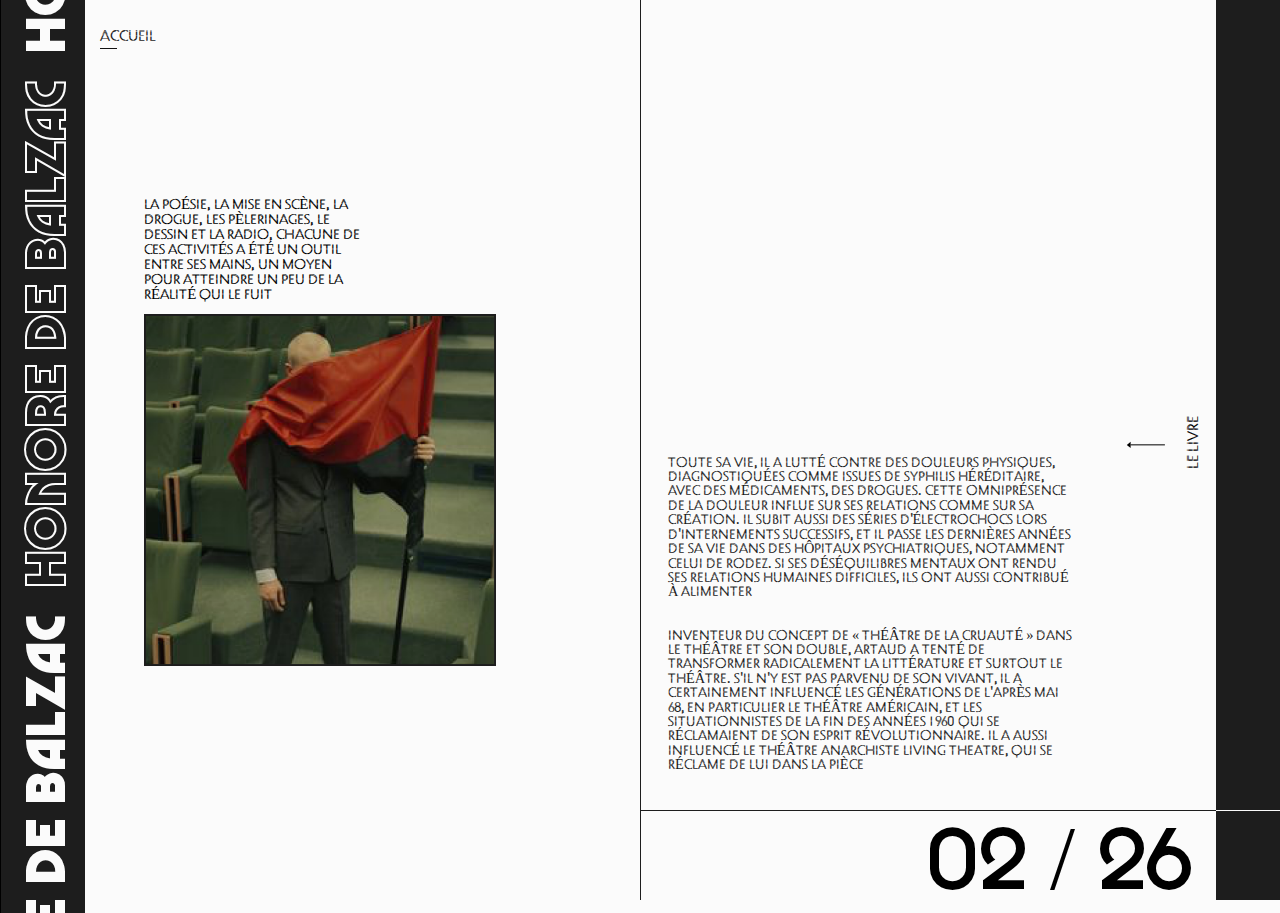
<file: b.html>
<!DOCTYPE html>
<html lang="fr">
<head>
<meta charset="utf-8" />

	<title>
	Antonin Artaud - Lignes plurielles
	</title>
	<style>
    	body { background-color: #fbfbfb; }
  	</style>
<link href="css/reset.css" rel="stylesheet" type="text/css" media="all"/>
<link href="css/style.css" rel="stylesheet" type="text/css" media="all"/>


</head>

<body class="lettre">
  

<div class="conteneurtextanim">
   <div class="marquee">
    <div class="track">
      <p>Honore de Balzac&nbsp;&nbsp;<span class="defoncelettre">Honore de Balzac&nbsp;&nbsp;</span>Honore de Balzac&nbsp;&nbsp;<span class="defoncelettre">Honore de Balzac&nbsp;&nbsp;</span>Honore de Balzac&nbsp;&nbsp;<span class="defoncelettre">Honore de Balzac&nbsp;&nbsp;</span>Honore de Balzac&nbsp;&nbsp;<span class="defoncelettre">Honore de Balzac&nbsp;&nbsp;</span>Honore de Balzac&nbsp;&nbsp;<span class="defoncelettre">Honore de Balzac&nbsp;&nbsp;</span>Honore de Balzac&nbsp;&nbsp;<span class="defoncelettre">Honore de Balzac&nbsp;&nbsp;</span>Honore de Balzac&nbsp;&nbsp;<span class="defoncelettre">Honore de Balzac&nbsp;&nbsp;</span>Honore de Balzac&nbsp;&nbsp;<span class="defoncelettre">Honore de Balzac&nbsp;&nbsp;</span>Honore de Balzac&nbsp;&nbsp;<span class="defoncelettre">Honore de Balzac&nbsp;&nbsp;</span>Honore de Balzac&nbsp;&nbsp;<span class="defoncelettre">Honore de Balzac&nbsp;&nbsp;</span>Honore de Balzac&nbsp;&nbsp;<span class="defoncelettre">Honore de Balzac&nbsp;&nbsp;</span>Honore de Balzac&nbsp;&nbsp;<span class="defoncelettre">Honore de Balzac&nbsp;&nbsp;</span>Honore de Balzac&nbsp;&nbsp;<span class="defoncelettre">Honore de Balzac&nbsp;&nbsp;</span>Honore de Balzac&nbsp;&nbsp;<span class="defoncelettre">Honore de Balzac&nbsp;&nbsp;</span>Honore de Balzac&nbsp;&nbsp;<span class="defoncelettre">Honore de Balzac&nbsp;&nbsp;</span>Honore de Balzac&nbsp;&nbsp;<span class="defoncelettre">Honore de Balzac&nbsp;&nbsp;</span>Honore de Balzac&nbsp;&nbsp;<span class="defoncelettre">Honore de Balzac&nbsp;&nbsp;</span>Honore de Balzac&nbsp;&nbsp;<span class="defoncelettre">Honore de Balzac&nbsp;&nbsp;</span>Honore de Balzac&nbsp;&nbsp;<span class="defoncelettre">Honore de Balzac&nbsp;&nbsp;</span>Honore de Balzac&nbsp;&nbsp;<span class="defoncelettre">Honore de Balzac&nbsp;&nbsp;</span>Honore de Balzac&nbsp;&nbsp;<span class="defoncelettre">Honore de Balzac&nbsp;&nbsp;</span></p>
    </div>
  </div>
 </div>

 <div class="corps" STYLE="TEXT-TRANSFORM: UPPERCASE;">
    <div class="discoverbook">
    <svg xmlns="http://www.w3.org/2000/svg" xmlns:xlink="http://www.w3.org/1999/xlink" x="0px" y="0px" width="40px" height="10px" viewBox="0 0 39.7 9.1" style="transform:rotate(180deg)" xml:space="preserve">
                    <polygon points="35.1,5.1 35.1,7.7 38.9,4.6 35.1,1.6 35.1,4.2 "></polygon>
                    <rect x="1.1" y="4.2" width="34.1" height="1"></rect>
     </svg>
    <p>LE&nbsp;LIVRE</p>
    </div>

    <div id="classauteur" class="auteur">
            <div class="colune">
                 <a href="index.html">accueil</a>
                <p style="height: : 100vh;width: 50vw;">&nbsp;</p>
                <p class="colunep">La poésie, la mise en scène, la drogue, les pèlerinages, le dessin et la radio, chacune de ces activités a été un outil entre ses mains, un moyen pour atteindre un peu de la réalité qui le fuit </p>
                <img class="imgauteur" src="css/img/photoauteurb.png">
            </div>
            <div class="coldeux">
                
                <div class="top">
                    <p>&nbsp;</p>
                    <h4>Toute sa vie, il a lutté contre des douleurs physiques, diagnostiquées comme issues de syphilis héréditaire, avec des médicaments, des drogues. Cette omniprésence de la douleur influe sur ses relations comme sur sa création. Il subit aussi des séries d'électrochocs lors d'internements successifs, et il passe les dernières années de sa vie dans des hôpitaux psychiatriques, notamment celui de Rodez. Si ses déséquilibres mentaux ont rendu ses relations humaines difficiles, ils ont aussi contribué à alimenter<br/>
            <br/>
            <br/>
            Inventeur du concept de « théâtre de la cruauté » dans Le Théâtre et son double, Artaud a tenté de transformer radicalement la littérature et surtout le théâtre. S'il n'y est pas parvenu de son vivant, il a certainement influencé les générations de l'après Mai 68, en particulier le théâtre américain, et les situationnistes de la fin des années 1960 qui se réclamaient de son esprit révolutionnaire. Il a aussi influencé le théâtre anarchiste Living Theatre, qui se réclame de lui dans la pièce 
            </h4>
                </div>
                <div class="bottom">
                    
                    <p>02&nbsp;/&nbsp;26</p>
                </div>

            </div>
        
    </div>
    <div class="livre">
        <div class="top">
             <a href="#classauteur">L'auteur</a>
        <div class="titleanimate">
        <section class="alternatelivre">
            <h4>LIGNES PLURIELLES</h4>
            <h1 class="titre1">L'Abecedaire</h1>
            <h1 class="titre2">test</h1>
            <h1 class="titre3">blablabla</h1>
        </section>

        <section class="alternatelivre" style="transform: translateY(-61%);">
            <h4>LIGNES PLURIELLES</h4>
            <h1 class="titre1">L'Abecedaire</h1>
            <h1 class="titre2">test</h1>
            <h1 class="titre3">blablabla</h1>
        </section>
    </div>

        <div class="livretext">
            <h1 >van gogh le suicide<br/> de la sociEtE</h1>
            <h4>Appartenant a cette categorie de lecteurs annotant, sur-lignant, soulignant et prenant des notes (n’en deplaisent aux amateurs de livres sous cloche), j’ai accumulé durant mes courtes annees de vie une quantite astronomique de mots archives entre deux chapitres dont je ne sais quoi faire. Persuadee de la grandeur des mots et de leurs resonances multiples, je souhaite ici vous partager pour chaque auteur une ou deux phrases qui, J’espere, sauront vous eveiller votre curiosite.<br/>
            <br/>
            <br/>
            Appartenant a cette categorie de lecteurs annotant, sur-lignant, soulignant et prenant des notes (n’en deplaisent aux amateurs de livres sous cloche), j’ai accumulé durant mes courtes annees de vie une quantite astronomique de mots archives entre deux chapitres dont je ne sais quoi faire. Persuadee de la grandeur des mots et de leurs resonances multiples, je souhaite ici vous partager pour chaque auteur une ou deux phrases qui, J’espere, sauront vous eveiller votre curiosite.
            </h4>
        </div>
            <p class="dividerletter">&nbsp;</p>
    </div>


 
    <div class="bottom">
         <p class="dividerauteur" >&nbsp;</p>
    </div>
<svg xmlns="http://www.w3.org/2000/svg" width="299.91" height="320.798" viewBox="0 0 299.91 320.798">
  <g id="spine" transform="translate(-0.04)">
    <path id="Tracé_3" data-name="Tracé 3" d="M130.33,59.728,132.1,58.58l7.654,12.1,5.756-3.62,1.112,1.766-7.566,4.759Z" transform="translate(-33.132 -24.679)" fill="#fcfcfc"/>
    <path id="Tracé_4" data-name="Tracé 4" d="M141.53,52.858l1.854-1.068L151.542,66l-1.854,1.068Z" transform="translate(-34.444 -23.883)" fill="#fcfcfc"/>
    <path id="Tracé_5" data-name="Tracé 5" d="M158.1,60.793a8.52,8.52,0,0,1-4.229-1.183,7.257,7.257,0,0,1-2.878-3.028,7.452,7.452,0,0,1-.812-3.478,9.155,9.155,0,0,1,.733-3.6,8.007,8.007,0,0,1,2.092-2.834,7.593,7.593,0,0,1,1.254-.953c.424-.256.971-.556,1.651-.883l1.324-.671.945,1.863-1.324.671c-.627.327-1.13.6-1.51.83a6.806,6.806,0,0,0-1.068.83,6.233,6.233,0,0,0-1.457,2.172,6.727,6.727,0,0,0-.5,2.649,5.43,5.43,0,0,0,.592,2.5,5.3,5.3,0,0,0,2.163,2.234,6.559,6.559,0,0,0,3.214.883,7.222,7.222,0,0,0,3.443-.821l1.1-.565-2.719-5.3,1.907-.971,3.673,7.178-2.984,1.527A9.6,9.6,0,0,1,158.1,60.793Z" transform="translate(-35.458 -22.989)" fill="#fcfcfc"/>
    <path id="Tracé_6" data-name="Tracé 6" d="M163,41.271a10.938,10.938,0,0,1,7.292-.441,9.217,9.217,0,0,1,3.187,1.616l-.159-.371-1.854-4.414,1.978-.83,6.33,15.159-1.969.83-2.048-4.829A8.661,8.661,0,0,0,169.9,42.9a9.447,9.447,0,0,0-4.017-.168l5.438,12.793-1.969.883Z" transform="translate(-36.96 -22.131)" fill="#fcfcfc"/>
    <path id="Tracé_7" data-name="Tracé 7" d="M179,34.841l9.6-3.311.689,1.978L181.7,36.156l1.642,4.741,5.527-1.907.653,1.907L184,42.8l1.686,4.882,7.575-2.649.68,1.978-9.6,3.311Z" transform="translate(-38.834 -21.51)" fill="#fcfcfc"/>
    <path id="Tracé_8" data-name="Tracé 8" d="M197.057,44.029l4.467-1.245a3.32,3.32,0,0,0,1.863-1.148,1.925,1.925,0,0,0,.318-1.766,2.048,2.048,0,0,0-.883-1.2,3.964,3.964,0,0,0-1.766-.556h-.247l-2.092-.335a14.85,14.85,0,0,1-1.536-.3,3.752,3.752,0,0,1-1.969-1.068,4.273,4.273,0,0,1-1.1-1.872,3.973,3.973,0,0,1,.238-2.852,4.653,4.653,0,0,1,2.119-2.145,5.5,5.5,0,0,1,1.086-.459c.388-.132.777-.247,1.165-.353l2.189-.609.556,2.013-2.737.768a3.973,3.973,0,0,0-2.084,1.245A2.039,2.039,0,0,0,197,35.059a3.532,3.532,0,0,0,1.66.6h.132q.768.132,1.722.265l1.942.309a4.167,4.167,0,0,1,2.128,1.086,4.52,4.52,0,0,1,1.254,2.1,3.938,3.938,0,0,1,0,2.26,4.105,4.105,0,0,1-1.324,1.9,6.357,6.357,0,0,1-2.454,1.21l-4.414,1.236Z" transform="translate(-40.585 -21.11)" fill="#fcfcfc"/>
    <path id="Tracé_9" data-name="Tracé 9" d="M214.83,24.973l2.057-.362c.415-.079.777-.141,1.095-.185s.618-.088.883-.124a8.387,8.387,0,0,1,3.443.3,5.765,5.765,0,0,1,2.551,1.589A5.421,5.421,0,0,1,226.183,29a5.535,5.535,0,0,1-.327,3.249,6.074,6.074,0,0,1-2.048,2.569,8.669,8.669,0,0,1-3.593,1.439l-1.121.2.768,4.264-2.11.38Zm5,9.27a6.065,6.065,0,0,0,2.41-.953,4.511,4.511,0,0,0,1.571-1.713,3.426,3.426,0,0,0,.283-2.216,3.532,3.532,0,0,0-1.033-2.039,3.823,3.823,0,0,0-1.969-.98,6.948,6.948,0,0,0-2.525,0l-1.245.221,1.413,7.866Z" transform="translate(-43.031 -20.656)" fill="#fcfcfc"/>
    <path id="Tracé_10" data-name="Tracé 10" d="M229.93,22.486l2.128-.256,1.686,14.2,6.763-.812.247,2.084-8.89,1.1Z" transform="translate(-44.8 -20.42)" fill="#fcfcfc"/>
    <path id="Tracé_11" data-name="Tracé 11" d="M245.867,36.586a5.738,5.738,0,0,1-2.34-2.34,8.828,8.828,0,0,1-1.006-3.805L242,21.013l2.137-.132.512,9.438a5.756,5.756,0,0,0,1.333,3.717,3.6,3.6,0,0,0,2.975,1.157,3.673,3.673,0,0,0,2.86-1.5,5.721,5.721,0,0,0,.883-3.849l-.556-9.438,2.163-.124.565,9.464a8.828,8.828,0,0,1-.547,3.893,5.739,5.739,0,0,1-2.048,2.6,6.092,6.092,0,0,1-3.214,1.015,5.977,5.977,0,0,1-3.2-.662Z" transform="translate(-46.214 -20.192)" fill="#fcfcfc"/>
    <path id="Tracé_12" data-name="Tracé 12" d="M260.325,20.18h3.567a7.827,7.827,0,0,1,1.068.044,7.742,7.742,0,0,1,3.214.83,5.121,5.121,0,0,1,2.843,4.891,5.429,5.429,0,0,1-.371,1.969,4.989,4.989,0,0,1-1.006,1.571,4.635,4.635,0,0,1-1.571,1.13,4.953,4.953,0,0,1,2.181,2.216,7.231,7.231,0,0,1,.706,3.408v.5h-2.145v-.5a5.9,5.9,0,0,0-.406-2.278,4,4,0,0,0-1.245-1.713,3.125,3.125,0,0,0-1.88-.662l-2.993-.088-.088,5.094H260.06Zm4.026,9.473a6.357,6.357,0,0,0,2.242-.353,3.461,3.461,0,0,0,1.633-1.227,3.531,3.531,0,0,0,.618-2.031,3.2,3.2,0,0,0-1.2-2.843,5.394,5.394,0,0,0-3.143-.936h-2.066l-.124,7.381Z" transform="translate(-48.33 -20.18)" fill="#fcfcfc"/>
    <path id="Tracé_13" data-name="Tracé 13" d="M276.3,20.6l2.145.124-.945,16.35-2.137-.124Z" transform="translate(-50.122 -20.229)" fill="#fcfcfc"/>
    <path id="Tracé_14" data-name="Tracé 14" d="M282.78,21l10.1,1.033-.212,2.075-7.946-.8-.512,4.988,5.818.592-.2,2-5.818-.592-.521,5.138,7.946.812-.212,2.084L281.12,37.3Z" transform="translate(-50.797 -20.276)" fill="#fcfcfc"/>
    <path id="Tracé_15" data-name="Tracé 15" d="M297.773,22.67l2.119.344L297.606,37.14l6.718,1.086-.335,2.057-8.829-1.421Z" transform="translate(-52.442 -20.472)" fill="#fcfcfc"/>
    <path id="Tracé_16" data-name="Tracé 16" d="M310.8,24.92l2.092.45-3.055,13.967,6.648,1.448-.441,2.048L307.3,40.882Z" transform="translate(-53.864 -20.735)" fill="#fcfcfc"/>
    <path id="Tracé_17" data-name="Tracé 17" d="M323.757,27.88l9.773,2.754-.565,2.013-7.751-2.172-1.36,4.829,5.633,1.58-.547,1.942-5.633-1.589-1.395,4.979,7.716,2.172-.565,2.013-9.773-2.754Z" transform="translate(-55.269 -21.082)" fill="#fcfcfc"/>
    <path id="Tracé_18" data-name="Tracé 18" d="M333.207,45.692l4.414,1.527a3.346,3.346,0,0,0,2.189.124,1.907,1.907,0,0,0,1.245-1.245,2.066,2.066,0,0,0,0-1.474,3.842,3.842,0,0,0-1.13-1.466.486.486,0,0,1-.1-.088l-.079-.079-1.536-1.466a15.145,15.145,0,0,1-1.086-1.13,3.8,3.8,0,0,1-1.015-2,4.415,4.415,0,0,1,.168-2.163,3.973,3.973,0,0,1,1.827-2.207,4.67,4.67,0,0,1,2.958-.556,6.267,6.267,0,0,1,1.156.238l1.165.38,2.136.742-.689,1.978-2.649-.936a4.079,4.079,0,0,0-2.5-.2,2,2,0,0,0-1.448,1.315,1.924,1.924,0,0,0,0,1.3,3.531,3.531,0,0,0,1.024,1.43h.106c.371.362.794.759,1.262,1.2s.945.883,1.421,1.36a4.158,4.158,0,0,1,1.139,2.119,4.414,4.414,0,0,1-.168,2.437,3.822,3.822,0,0,1-1.3,1.854,4.07,4.07,0,0,1-2.163.812,6.41,6.41,0,0,1-2.693-.38L332.51,47.6Z" transform="translate(-56.817 -21.732)" fill="#fcfcfc"/>
    <path id="Tracé_19" data-name="Tracé 19" d="M354.2,49.537a2.649,2.649,0,1,1,1.368,3.47A2.649,2.649,0,0,1,354.2,49.537Z" transform="translate(-59.333 -23.431)" fill="#fcfcfc"/>
    <path id="Tracé_80" data-name="Tracé 80" d="M60.321,381.759H52.675c-.2-.362-.413.265-.546,0a5.247,5.247,0,0,1-.839-2.578,5.6,5.6,0,0,1,4.653-5.615,4.891,4.891,0,0,1,1.863.071,4.67,4.67,0,0,1,1.722.812,4.962,4.962,0,0,1,.795-3.011,7.151,7.151,0,0,1,2.578-2.331l.433-.247,1.059,1.863-.433.247a5.81,5.81,0,0,0-1.766,1.5,3.991,3.991,0,0,0-.883,1.942,3.064,3.064,0,0,0,.388,1.96l1.483,2.6,4.414-2.516,1.059,1.863Zm.221-3.62a6.013,6.013,0,0,0-1.439-1.766,3.355,3.355,0,0,0-1.889-.768,3.531,3.531,0,0,0-2.066.494,3.187,3.187,0,0,0-1.836,2.481,5.3,5.3,0,0,0,.795,3.178h1.246l6.2-1.881Z" transform="translate(-23.873 -61.028)" fill="#fcfcfc"/>
    <path id="Tracé_81" data-name="Tracé 81" d="M46.945,373.382,46,371.466l14.6-7.416.971,1.907Z" transform="translate(-23.253 -60.464)" fill="#fcfcfc"/>
    <path id="Tracé_82" data-name="Tracé 82" d="M43.534,366.631l-4.194-9.243,1.907-.883,3.311,7.3,4.564-2.075-2.41-5.3,1.836-.83,2.41,5.3,4.706-2.137-3.311-7.292,1.907-.883,4.2,9.288Z" transform="translate(-22.473 -58.887)" fill="#fcfcfc"/>
    <path id="Tracé_83" data-name="Tracé 83" d="M37.828,352.9l-.768-2,13.349-5.12-2.437-6.348,1.951-.75,3.2,8.352Z" transform="translate(-22.206 -57.493)" fill="#fcfcfc"/>
    <path id="Tracé_84" data-name="Tracé 84" d="M33.173,340.492l-.653-2.022,13.6-4.414-2.084-6.48,2-.636,2.737,8.52Z" transform="translate(-21.674 -56.117)" fill="#fcfcfc"/>
    <path id="Tracé_85" data-name="Tracé 85" d="M28.925,327.664,26.4,317.829l2.022-.521,2.039,7.76,4.865-1.245-1.457-5.668,1.951-.5,1.457,5.668,5.006-1.289-2-7.76,2.031-.521,2.525,9.835Z" transform="translate(-20.957 -54.571)" fill="#fcfcfc"/>
    <path id="Tracé_86" data-name="Tracé 86" d="M39.512,310.779l-.883-4.555a3.32,3.32,0,0,0-.989-1.951,1.933,1.933,0,0,0-1.7-.45,2.083,2.083,0,0,0-1.271.742,3.9,3.9,0,0,0-.689,1.713v.247c-.194.768-.362,1.457-.494,2.057a15.263,15.263,0,0,1-.433,1.51,3.885,3.885,0,0,1-1.218,1.88,4.132,4.132,0,0,1-1.96.936,3.991,3.991,0,0,1-2.825-.459,4.706,4.706,0,0,1-1.96-2.278,5.756,5.756,0,0,1-.371-1.121c-.1-.406-.185-.8-.256-1.2L24,305.615l2.048-.4.547,2.8a3.964,3.964,0,0,0,1.077,2.251,2.039,2.039,0,0,0,2.94-.132,3.69,3.69,0,0,0,.724-1.6.115.115,0,0,1,0-.053.3.3,0,0,0,0-.079c.132-.5.265-1.068.406-1.7s.3-1.262.468-1.916a4.158,4.158,0,0,1,1.254-2.048,4.414,4.414,0,0,1,2.189-1.077,3.893,3.893,0,0,1,2.26.185,4.149,4.149,0,0,1,1.766,1.466,6.454,6.454,0,0,1,1.033,2.525l.883,4.529Z" transform="translate(-20.676 -53.146)" fill="#fcfcfc"/>
    <path id="Tracé_87" data-name="Tracé 87" d="M32.765,291.97a2.649,2.649,0,1,1,2.3-2.922,2.648,2.648,0,0,1-2.3,2.922Z" transform="translate(-21.354 -51.402)" fill="#fcfcfc"/>
    <path id="Tracé_88" data-name="Tracé 88" d="M20.638,276.885l-.088-2.137,14.276-.583-.274-6.8,2.092-.088.362,8.934Z" transform="translate(-20.272 -49.128)" fill="#fcfcfc"/>
    <path id="Tracé_89" data-name="Tracé 89" d="M20.28,265.041V262.9l16.377-.265v2.137Z" transform="translate(-20.24 -48.584)" fill="#fcfcfc"/>
    <path id="Tracé_90" data-name="Tracé 90" d="M35.724,253.624a8.546,8.546,0,0,1-3.125,3.1,7.372,7.372,0,0,1-4.061,1,7.522,7.522,0,0,1-3.417-1.024,8.988,8.988,0,0,1-2.763-2.419,7.857,7.857,0,0,1-1.474-3.249,7.751,7.751,0,0,1-.2-1.563v-1.88l.071-1.483,2.092.1-.035,1.5c0,.706-.044,1.289,0,1.766a6.312,6.312,0,0,0,1.36,3.681,6.7,6.7,0,0,0,2.022,1.766,5.553,5.553,0,0,0,2.463.724,5.386,5.386,0,0,0,3.011-.768,6.613,6.613,0,0,0,2.331-2.375,7.257,7.257,0,0,0,1-3.4l.053-1.236-5.959-.283.1-2.137,8.052.38-.15,3.346a9.5,9.5,0,0,1-1.36,4.458Z" transform="translate(-20.287 -46.569)" fill="#fcfcfc"/>
    <path id="Tracé_91" data-name="Tracé 91" d="M21.21,239.449a10.859,10.859,0,0,1,1.051-3.531,11.028,11.028,0,0,1,2.172-3,9.182,9.182,0,0,1,2.993-1.969l-.406-.044-4.723-.565.247-2.128,16.271,1.933-.256,2.128-5.209-.618a8.67,8.67,0,0,0-7.328,2.569,9.42,9.42,0,0,0-2.136,3.408l13.843,1.642-.256,2.128Z" transform="translate(-20.349 -44.551)" fill="#fcfcfc"/>
    <path id="Tracé_92" data-name="Tracé 92" d="M23.44,222.4l1.872-9.985,2.057.388-1.483,7.875,4.935.883,1.059-5.7,1.978.371-1.095,5.747,5.076.953,1.483-7.875,2.048.388L39.5,225.414Z" transform="translate(-20.61 -42.7)" fill="#fcfcfc"/>
    <path id="Tracé_93" data-name="Tracé 93" d="M40.291,211.575l1.13-4.476a3.3,3.3,0,0,0-.071-2.189A1.925,1.925,0,0,0,40,203.78a2.039,2.039,0,0,0-1.466.141,3.841,3.841,0,0,0-1.36,1.254l-.079.106a.344.344,0,0,1-.071.088c-.5.618-.945,1.174-1.324,1.66a13.221,13.221,0,0,1-1.024,1.183,3.832,3.832,0,0,1-1.9,1.183,4.344,4.344,0,0,1-2.181,0,3.982,3.982,0,0,1-2.357-1.624,4.679,4.679,0,0,1-.821-2.887,6.869,6.869,0,0,1,.141-1.174c.088-.406.177-.8.274-1.192l.556-2.207,2.022.512-.715,2.746a4.026,4.026,0,0,0,0,2.5,2.013,2.013,0,0,0,1.43,1.245,1.986,1.986,0,0,0,1.289-.115,3.585,3.585,0,0,0,1.342-1.148.044.044,0,0,1,0-.044.3.3,0,0,0,0-.071c.327-.406.689-.883,1.086-1.368s.8-1.015,1.227-1.536a4.158,4.158,0,0,1,2.013-1.324,4.591,4.591,0,0,1,2.445-.053,3.964,3.964,0,0,1,1.96,1.13,4.149,4.149,0,0,1,1,2.084,6.4,6.4,0,0,1-.141,2.719l-1.121,4.476Z" transform="translate(-21.076 -41.282)" fill="#fcfcfc"/>
    <path id="Tracé_94" data-name="Tracé 94" d="M32.28,186.487l.7-1.978c.141-.4.265-.742.38-1.042s.23-.574.344-.839a8.484,8.484,0,0,1,1.969-2.834,5.845,5.845,0,0,1,2.649-1.43,5.57,5.57,0,0,1,3.1.238,5.633,5.633,0,0,1,2.649,1.889,6.074,6.074,0,0,1,1.21,3.081,8.555,8.555,0,0,1-.53,3.832l-.353,1.077,4.079,1.439-.706,2.022Zm10.524.238a6.074,6.074,0,0,0,.362-2.569,4.538,4.538,0,0,0-.715-2.189,3.478,3.478,0,0,0-1.766-1.342,3.576,3.576,0,0,0-2.278-.115,3.893,3.893,0,0,0-1.828,1.227,7,7,0,0,0-1.236,2.207l-.424,1.192,7.54,2.649Z" transform="translate(-21.646 -38.697)" fill="#fcfcfc"/>
    <path id="Tracé_95" data-name="Tracé 95" d="M37.54,172.823l.83-1.978L51.542,176.4l2.649-6.268,1.933.812-3.478,8.246Z" transform="translate(-22.262 -37.747)" fill="#fcfcfc"/>
    <path id="Tracé_96" data-name="Tracé 96" d="M57.739,164.867a5.739,5.739,0,0,1-3.187.883,8.757,8.757,0,0,1-3.805-1.006l-8.467-4.211.945-1.925L51.7,162.8a5.712,5.712,0,0,0,3.885.689,3.531,3.531,0,0,0,2.472-2,3.629,3.629,0,0,0,.124-3.231,5.721,5.721,0,0,0-2.9-2.649l-8.467-4.194.962-1.942,8.467,4.194a8.723,8.723,0,0,1,3.108,2.41,5.739,5.739,0,0,1,1.227,3.028,6.18,6.18,0,0,1-.68,3.3,6.021,6.021,0,0,1-2.154,2.463Z" transform="translate(-22.817 -35.326)" fill="#fcfcfc"/>
    <path id="Tracé_97" data-name="Tracé 97" d="M50.6,144.671l1.068-1.828c.283-.477.53-.883.733-1.254a7.826,7.826,0,0,1,.565-.883,7.672,7.672,0,0,1,2.313-2.384,5.4,5.4,0,0,1,2.737-.883,5.465,5.465,0,0,1,2.913.821,5.7,5.7,0,0,1,1.5,1.262,4.776,4.776,0,0,1,.883,1.651,4.511,4.511,0,0,1,.159,1.889,4.909,4.909,0,0,1,3.011-.8,7.2,7.2,0,0,1,3.3,1.059l.433.256-1.086,1.845-.433-.256a5.924,5.924,0,0,0-2.181-.768,4.07,4.07,0,0,0-2.1.247,3.09,3.09,0,0,0-1.5,1.307l-1.5,2.578,4.414,2.578-1.1,1.836Zm10.223,1.148a6.18,6.18,0,0,0,.795-2.119,3.426,3.426,0,0,0-.265-2.022,3.531,3.531,0,0,0-1.457-1.545,3.231,3.231,0,0,0-3.063-.353,5.4,5.4,0,0,0-2.348,2.278l-1.042,1.766,6.339,3.761Z" transform="translate(-23.792 -33.917)" fill="#fcfcfc"/>
    <path id="Tracé_98" data-name="Tracé 98" d="M59,131.576l1.174-1.766,13.72,8.952-1.165,1.766Z" transform="translate(-24.776 -33.023)" fill="#fcfcfc"/>
    <path id="Tracé_99" data-name="Tracé 99" d="M62.53,125.235l5.915-8.255,1.7,1.218-4.67,6.515,4.079,2.922,3.408-4.75L74.6,124.06l-3.408,4.75,4.194,3.011,4.67-6.507,1.7,1.218-5.924,8.246Z" transform="translate(-25.19 -31.52)" fill="#fcfcfc"/>
    <path id="Tracé_100" data-name="Tracé 100" d="M71.55,113.779l1.342-1.669,11.106,9,4.282-5.3,1.624,1.315-5.6,6.983Z" transform="translate(-26.246 -30.95)" fill="#fcfcfc"/>
    <path id="Tracé_101" data-name="Tracé 101" d="M80,103.519l1.439-1.589,10.594,9.588,4.564-5.05,1.554,1.4-6,6.63Z" transform="translate(-27.236 -29.757)" fill="#fcfcfc"/>
    <path id="Tracé_102" data-name="Tracé 102" d="M89.1,92.906l7.248-7.116,1.492,1.492L92.119,92.9l3.531,3.531,4.176-4.1,1.413,1.439-4.167,4.1,3.62,3.681,5.712-5.615,1.421,1.519-7.239,7.125Z" transform="translate(-28.302 -27.866)" fill="#fcfcfc"/>
    <path id="Tracé_103" data-name="Tracé 103" d="M109.394,93.6l3.531-3.046a3.311,3.311,0,0,0,1.192-1.836,1.942,1.942,0,0,0-.468-1.7,2.084,2.084,0,0,0-1.28-.724,4.008,4.008,0,0,0-1.827.265H110.3l-2.031.6a13.8,13.8,0,0,1-1.518.388,3.84,3.84,0,0,1-2.234-.106,4.185,4.185,0,0,1-1.766-1.227,3.911,3.911,0,0,1-1.015-2.649,4.706,4.706,0,0,1,.98-2.843,6.065,6.065,0,0,1,.786-.883q.45-.424.883-.821L106.1,77.52l1.377,1.571-2.154,1.872a4.008,4.008,0,0,0-1.4,2.066,2.039,2.039,0,0,0,1.589,2.481,3.638,3.638,0,0,0,1.766-.177h.115l1.669-.5c.618-.194,1.245-.38,1.889-.556a4.123,4.123,0,0,1,2.4.053,4.458,4.458,0,0,1,2.039,1.36,3.893,3.893,0,0,1,.962,2.048,4.043,4.043,0,0,1-.371,2.278,6.33,6.33,0,0,1-1.66,2.154L110.8,95.177Z" transform="translate(-29.783 -26.897)" fill="#fcfcfc"/>
    <path id="Tracé_104" data-name="Tracé 104" d="M122.818,78.2a2.649,2.649,0,1,1,3.69.521A2.649,2.649,0,0,1,122.818,78.2Z" transform="translate(-32.189 -26.478)" fill="#fcfcfc"/>
  </g>
</svg>

 </div>

</body>
</html>
</file>
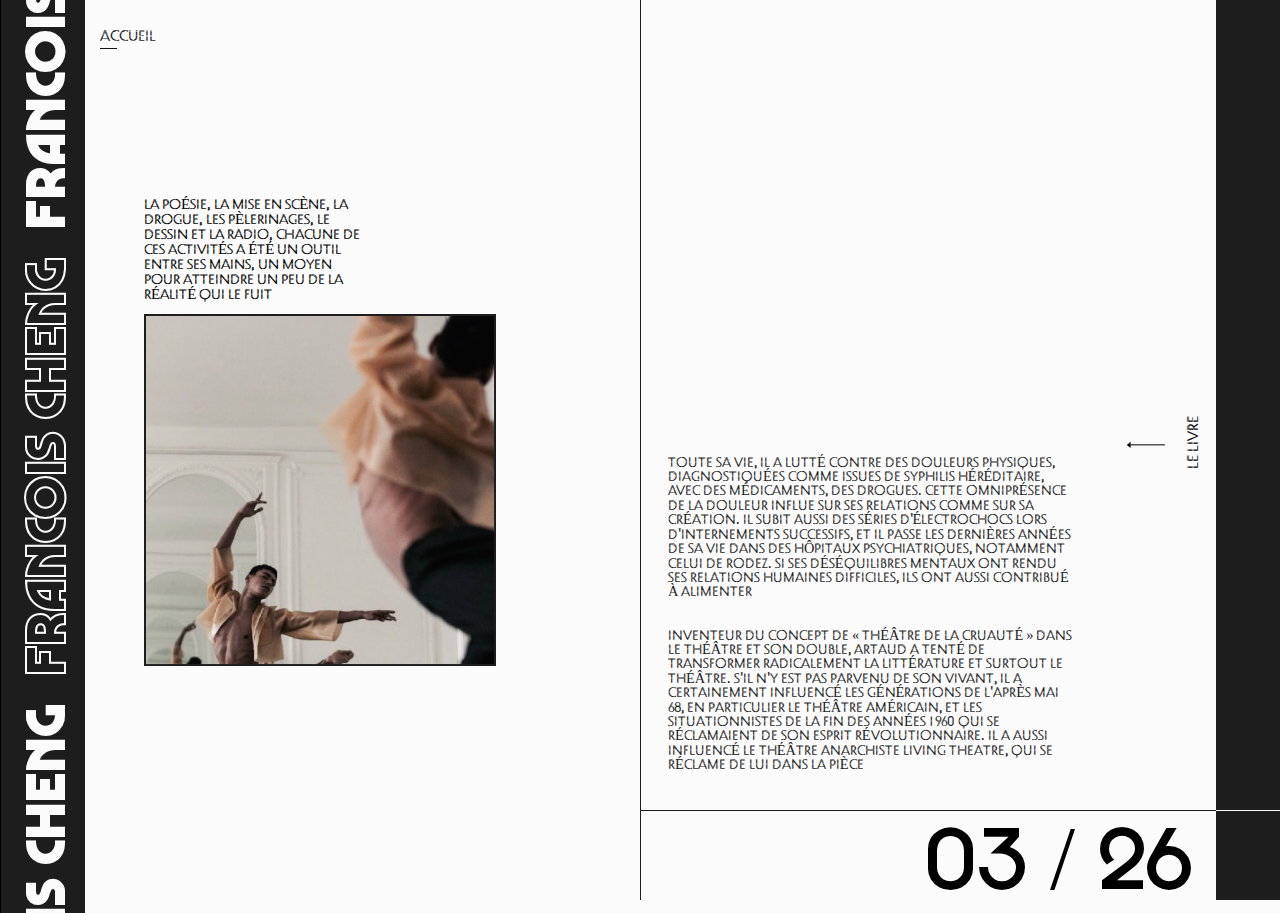
<file: c.html>
<!DOCTYPE html>
<html lang="fr">
<head>
<meta charset="utf-8" />

	<title>
	Antonin Artaud - Lignes plurielles
	</title>
	<style>
    	body { background-color: #fbfbfb; }
  	</style>
<link href="css/reset.css" rel="stylesheet" type="text/css" media="all"/>
<link href="css/style.css" rel="stylesheet" type="text/css" media="all"/>


</head>

<body class="lettre">
  

<div class="conteneurtextanim">
   <div class="marquee">
    <div class="track">
      <p>FRANCOIS CHENG&nbsp;&nbsp;<span class="defoncelettre">FRANCOIS CHENG&nbsp;&nbsp;</span>FRANCOIS CHENG&nbsp;&nbsp;<span class="defoncelettre">FRANCOIS CHENG&nbsp;&nbsp;</span>FRANCOIS CHENG&nbsp;&nbsp;<span class="defoncelettre">FRANCOIS CHENG&nbsp;&nbsp;</span>FRANCOIS CHENG&nbsp;&nbsp;<span class="defoncelettre">FRANCOIS CHENG&nbsp;&nbsp;</span>FRANCOIS CHENG&nbsp;&nbsp;<span class="defoncelettre">FRANCOIS CHENG&nbsp;&nbsp;</span>FRANCOIS CHENG&nbsp;&nbsp;<span class="defoncelettre">FRANCOIS CHENG&nbsp;&nbsp;</span>FRANCOIS CHENG&nbsp;&nbsp;<span class="defoncelettre">FRANCOIS CHENG&nbsp;&nbsp;</span>FRANCOIS CHENG&nbsp;&nbsp;<span class="defoncelettre">FRANCOIS CHENG&nbsp;&nbsp;</span>FRANCOIS CHENG&nbsp;&nbsp;<span class="defoncelettre">FRANCOIS CHENG&nbsp;&nbsp;</span>FRANCOIS CHENG&nbsp;&nbsp;<span class="defoncelettre">FRANCOIS CHENG&nbsp;&nbsp;</span>FRANCOIS CHENG&nbsp;&nbsp;<span class="defoncelettre">FRANCOIS CHENG&nbsp;&nbsp;</span>FRANCOIS CHENG&nbsp;&nbsp;<span class="defoncelettre">FRANCOIS CHENG&nbsp;&nbsp;</span>FRANCOIS CHENG&nbsp;&nbsp;<span class="defoncelettre">FRANCOIS CHENG&nbsp;&nbsp;</span>FRANCOIS CHENG&nbsp;&nbsp;<span class="defoncelettre">FRANCOIS CHENG&nbsp;&nbsp;</span>FRANCOIS CHENG&nbsp;&nbsp;<span class="defoncelettre">FRANCOIS CHENG&nbsp;&nbsp;</span>FRANCOIS CHENG&nbsp;&nbsp;<span class="defoncelettre">FRANCOIS CHENG&nbsp;&nbsp;</span>FRANCOIS CHENG&nbsp;&nbsp;<span class="defoncelettre">FRANCOIS CHENG&nbsp;&nbsp;</span>FRANCOIS CHENG&nbsp;&nbsp;<span class="defoncelettre">FRANCOIS CHENG&nbsp;&nbsp;</span>FRANCOIS CHENG&nbsp;&nbsp;<span class="defoncelettre">FRANCOIS CHENG&nbsp;&nbsp;</span>FRANCOIS CHENG&nbsp;&nbsp;<span class="defoncelettre">FRANCOIS CHENG&nbsp;&nbsp;</span>FRANCOIS CHENG&nbsp;&nbsp;<span class="defoncelettre">FRANCOIS CHENG&nbsp;&nbsp;</span></p>
    </div>
  </div>
 </div>

 <div class="corps" STYLE="TEXT-TRANSFORM: UPPERCASE;">
    <div class="discoverbook">
    <svg xmlns="http://www.w3.org/2000/svg" xmlns:xlink="http://www.w3.org/1999/xlink" x="0px" y="0px" width="40px" height="10px" viewBox="0 0 39.7 9.1" style="transform:rotate(180deg)" xml:space="preserve">
                    <polygon points="35.1,5.1 35.1,7.7 38.9,4.6 35.1,1.6 35.1,4.2 "></polygon>
                    <rect x="1.1" y="4.2" width="34.1" height="1"></rect>
     </svg>
    <p>LE&nbsp;LIVRE</p>
    </div>

    <div id="classauteur" class="auteur">
            <div class="colune">
                 <a href="index.html">accueil</a>
                <p style="height: : 100vh;width: 50vw;">&nbsp;</p>
                <p class="colunep">La poésie, la mise en scène, la drogue, les pèlerinages, le dessin et la radio, chacune de ces activités a été un outil entre ses mains, un moyen pour atteindre un peu de la réalité qui le fuit </p>
                <img class="imgauteur" src="css/img/photoauteurc.png">
            </div>
            <div class="coldeux">
                
                <div class="top">
                    <p>&nbsp;</p>
                    <h4>Toute sa vie, il a lutté contre des douleurs physiques, diagnostiquées comme issues de syphilis héréditaire, avec des médicaments, des drogues. Cette omniprésence de la douleur influe sur ses relations comme sur sa création. Il subit aussi des séries d'électrochocs lors d'internements successifs, et il passe les dernières années de sa vie dans des hôpitaux psychiatriques, notamment celui de Rodez. Si ses déséquilibres mentaux ont rendu ses relations humaines difficiles, ils ont aussi contribué à alimenter<br/>
            <br/>
            <br/>
            Inventeur du concept de « théâtre de la cruauté » dans Le Théâtre et son double, Artaud a tenté de transformer radicalement la littérature et surtout le théâtre. S'il n'y est pas parvenu de son vivant, il a certainement influencé les générations de l'après Mai 68, en particulier le théâtre américain, et les situationnistes de la fin des années 1960 qui se réclamaient de son esprit révolutionnaire. Il a aussi influencé le théâtre anarchiste Living Theatre, qui se réclame de lui dans la pièce 
            </h4>
                </div>
                <div class="bottom">
                    
                    <p>03&nbsp;/&nbsp;26</p>
                </div>

            </div>
        
    </div>
    <div class="livre">
        <div class="top">
             <a href="#classauteur">L'auteur</a>
        <div class="titleanimate">
        <section class="alternatelivre">
            <h4>LIGNES PLURIELLES</h4>
            <h1 class="titre1">L'Abecedaire</h1>
            <h1 class="titre2">test</h1>
            <h1 class="titre3">blablabla</h1>
        </section>

        <section class="alternatelivre" style="transform: translateY(-61%);">
            <h4>LIGNES PLURIELLES</h4>
            <h1 class="titre1">L'Abecedaire</h1>
            <h1 class="titre2">test</h1>
            <h1 class="titre3">blablabla</h1>
        </section>
    </div>

        <div class="livretext">
            <h1 >van gogh le suicide<br/> de la sociEtE</h1>
            <h4>Appartenant a cette categorie de lecteurs annotant, sur-lignant, soulignant et prenant des notes (n’en deplaisent aux amateurs de livres sous cloche), j’ai accumulé durant mes courtes annees de vie une quantite astronomique de mots archives entre deux chapitres dont je ne sais quoi faire. Persuadee de la grandeur des mots et de leurs resonances multiples, je souhaite ici vous partager pour chaque auteur une ou deux phrases qui, J’espere, sauront vous eveiller votre curiosite.<br/>
            <br/>
            <br/>
            Appartenant a cette categorie de lecteurs annotant, sur-lignant, soulignant et prenant des notes (n’en deplaisent aux amateurs de livres sous cloche), j’ai accumulé durant mes courtes annees de vie une quantite astronomique de mots archives entre deux chapitres dont je ne sais quoi faire. Persuadee de la grandeur des mots et de leurs resonances multiples, je souhaite ici vous partager pour chaque auteur une ou deux phrases qui, J’espere, sauront vous eveiller votre curiosite.
            </h4>
        </div>
            <p class="dividerletter">&nbsp;</p>
    </div>


 
    <div class="bottom">
         <p class="dividerauteur" >&nbsp;</p>
    </div>
<svg xmlns="http://www.w3.org/2000/svg" width="299.91" height="320.798" viewBox="0 0 299.91 320.798">
  <g id="spine" transform="translate(-0.04)">
    <path id="Tracé_3" data-name="Tracé 3" d="M130.33,59.728,132.1,58.58l7.654,12.1,5.756-3.62,1.112,1.766-7.566,4.759Z" transform="translate(-33.132 -24.679)" fill="#fcfcfc"/>
    <path id="Tracé_4" data-name="Tracé 4" d="M141.53,52.858l1.854-1.068L151.542,66l-1.854,1.068Z" transform="translate(-34.444 -23.883)" fill="#fcfcfc"/>
    <path id="Tracé_5" data-name="Tracé 5" d="M158.1,60.793a8.52,8.52,0,0,1-4.229-1.183,7.257,7.257,0,0,1-2.878-3.028,7.452,7.452,0,0,1-.812-3.478,9.155,9.155,0,0,1,.733-3.6,8.007,8.007,0,0,1,2.092-2.834,7.593,7.593,0,0,1,1.254-.953c.424-.256.971-.556,1.651-.883l1.324-.671.945,1.863-1.324.671c-.627.327-1.13.6-1.51.83a6.806,6.806,0,0,0-1.068.83,6.233,6.233,0,0,0-1.457,2.172,6.727,6.727,0,0,0-.5,2.649,5.43,5.43,0,0,0,.592,2.5,5.3,5.3,0,0,0,2.163,2.234,6.559,6.559,0,0,0,3.214.883,7.222,7.222,0,0,0,3.443-.821l1.1-.565-2.719-5.3,1.907-.971,3.673,7.178-2.984,1.527A9.6,9.6,0,0,1,158.1,60.793Z" transform="translate(-35.458 -22.989)" fill="#fcfcfc"/>
    <path id="Tracé_6" data-name="Tracé 6" d="M163,41.271a10.938,10.938,0,0,1,7.292-.441,9.217,9.217,0,0,1,3.187,1.616l-.159-.371-1.854-4.414,1.978-.83,6.33,15.159-1.969.83-2.048-4.829A8.661,8.661,0,0,0,169.9,42.9a9.447,9.447,0,0,0-4.017-.168l5.438,12.793-1.969.883Z" transform="translate(-36.96 -22.131)" fill="#fcfcfc"/>
    <path id="Tracé_7" data-name="Tracé 7" d="M179,34.841l9.6-3.311.689,1.978L181.7,36.156l1.642,4.741,5.527-1.907.653,1.907L184,42.8l1.686,4.882,7.575-2.649.68,1.978-9.6,3.311Z" transform="translate(-38.834 -21.51)" fill="#fcfcfc"/>
    <path id="Tracé_8" data-name="Tracé 8" d="M197.057,44.029l4.467-1.245a3.32,3.32,0,0,0,1.863-1.148,1.925,1.925,0,0,0,.318-1.766,2.048,2.048,0,0,0-.883-1.2,3.964,3.964,0,0,0-1.766-.556h-.247l-2.092-.335a14.85,14.85,0,0,1-1.536-.3,3.752,3.752,0,0,1-1.969-1.068,4.273,4.273,0,0,1-1.1-1.872,3.973,3.973,0,0,1,.238-2.852,4.653,4.653,0,0,1,2.119-2.145,5.5,5.5,0,0,1,1.086-.459c.388-.132.777-.247,1.165-.353l2.189-.609.556,2.013-2.737.768a3.973,3.973,0,0,0-2.084,1.245A2.039,2.039,0,0,0,197,35.059a3.532,3.532,0,0,0,1.66.6h.132q.768.132,1.722.265l1.942.309a4.167,4.167,0,0,1,2.128,1.086,4.52,4.52,0,0,1,1.254,2.1,3.938,3.938,0,0,1,0,2.26,4.105,4.105,0,0,1-1.324,1.9,6.357,6.357,0,0,1-2.454,1.21l-4.414,1.236Z" transform="translate(-40.585 -21.11)" fill="#fcfcfc"/>
    <path id="Tracé_9" data-name="Tracé 9" d="M214.83,24.973l2.057-.362c.415-.079.777-.141,1.095-.185s.618-.088.883-.124a8.387,8.387,0,0,1,3.443.3,5.765,5.765,0,0,1,2.551,1.589A5.421,5.421,0,0,1,226.183,29a5.535,5.535,0,0,1-.327,3.249,6.074,6.074,0,0,1-2.048,2.569,8.669,8.669,0,0,1-3.593,1.439l-1.121.2.768,4.264-2.11.38Zm5,9.27a6.065,6.065,0,0,0,2.41-.953,4.511,4.511,0,0,0,1.571-1.713,3.426,3.426,0,0,0,.283-2.216,3.532,3.532,0,0,0-1.033-2.039,3.823,3.823,0,0,0-1.969-.98,6.948,6.948,0,0,0-2.525,0l-1.245.221,1.413,7.866Z" transform="translate(-43.031 -20.656)" fill="#fcfcfc"/>
    <path id="Tracé_10" data-name="Tracé 10" d="M229.93,22.486l2.128-.256,1.686,14.2,6.763-.812.247,2.084-8.89,1.1Z" transform="translate(-44.8 -20.42)" fill="#fcfcfc"/>
    <path id="Tracé_11" data-name="Tracé 11" d="M245.867,36.586a5.738,5.738,0,0,1-2.34-2.34,8.828,8.828,0,0,1-1.006-3.805L242,21.013l2.137-.132.512,9.438a5.756,5.756,0,0,0,1.333,3.717,3.6,3.6,0,0,0,2.975,1.157,3.673,3.673,0,0,0,2.86-1.5,5.721,5.721,0,0,0,.883-3.849l-.556-9.438,2.163-.124.565,9.464a8.828,8.828,0,0,1-.547,3.893,5.739,5.739,0,0,1-2.048,2.6,6.092,6.092,0,0,1-3.214,1.015,5.977,5.977,0,0,1-3.2-.662Z" transform="translate(-46.214 -20.192)" fill="#fcfcfc"/>
    <path id="Tracé_12" data-name="Tracé 12" d="M260.325,20.18h3.567a7.827,7.827,0,0,1,1.068.044,7.742,7.742,0,0,1,3.214.83,5.121,5.121,0,0,1,2.843,4.891,5.429,5.429,0,0,1-.371,1.969,4.989,4.989,0,0,1-1.006,1.571,4.635,4.635,0,0,1-1.571,1.13,4.953,4.953,0,0,1,2.181,2.216,7.231,7.231,0,0,1,.706,3.408v.5h-2.145v-.5a5.9,5.9,0,0,0-.406-2.278,4,4,0,0,0-1.245-1.713,3.125,3.125,0,0,0-1.88-.662l-2.993-.088-.088,5.094H260.06Zm4.026,9.473a6.357,6.357,0,0,0,2.242-.353,3.461,3.461,0,0,0,1.633-1.227,3.531,3.531,0,0,0,.618-2.031,3.2,3.2,0,0,0-1.2-2.843,5.394,5.394,0,0,0-3.143-.936h-2.066l-.124,7.381Z" transform="translate(-48.33 -20.18)" fill="#fcfcfc"/>
    <path id="Tracé_13" data-name="Tracé 13" d="M276.3,20.6l2.145.124-.945,16.35-2.137-.124Z" transform="translate(-50.122 -20.229)" fill="#fcfcfc"/>
    <path id="Tracé_14" data-name="Tracé 14" d="M282.78,21l10.1,1.033-.212,2.075-7.946-.8-.512,4.988,5.818.592-.2,2-5.818-.592-.521,5.138,7.946.812-.212,2.084L281.12,37.3Z" transform="translate(-50.797 -20.276)" fill="#fcfcfc"/>
    <path id="Tracé_15" data-name="Tracé 15" d="M297.773,22.67l2.119.344L297.606,37.14l6.718,1.086-.335,2.057-8.829-1.421Z" transform="translate(-52.442 -20.472)" fill="#fcfcfc"/>
    <path id="Tracé_16" data-name="Tracé 16" d="M310.8,24.92l2.092.45-3.055,13.967,6.648,1.448-.441,2.048L307.3,40.882Z" transform="translate(-53.864 -20.735)" fill="#fcfcfc"/>
    <path id="Tracé_17" data-name="Tracé 17" d="M323.757,27.88l9.773,2.754-.565,2.013-7.751-2.172-1.36,4.829,5.633,1.58-.547,1.942-5.633-1.589-1.395,4.979,7.716,2.172-.565,2.013-9.773-2.754Z" transform="translate(-55.269 -21.082)" fill="#fcfcfc"/>
    <path id="Tracé_18" data-name="Tracé 18" d="M333.207,45.692l4.414,1.527a3.346,3.346,0,0,0,2.189.124,1.907,1.907,0,0,0,1.245-1.245,2.066,2.066,0,0,0,0-1.474,3.842,3.842,0,0,0-1.13-1.466.486.486,0,0,1-.1-.088l-.079-.079-1.536-1.466a15.145,15.145,0,0,1-1.086-1.13,3.8,3.8,0,0,1-1.015-2,4.415,4.415,0,0,1,.168-2.163,3.973,3.973,0,0,1,1.827-2.207,4.67,4.67,0,0,1,2.958-.556,6.267,6.267,0,0,1,1.156.238l1.165.38,2.136.742-.689,1.978-2.649-.936a4.079,4.079,0,0,0-2.5-.2,2,2,0,0,0-1.448,1.315,1.924,1.924,0,0,0,0,1.3,3.531,3.531,0,0,0,1.024,1.43h.106c.371.362.794.759,1.262,1.2s.945.883,1.421,1.36a4.158,4.158,0,0,1,1.139,2.119,4.414,4.414,0,0,1-.168,2.437,3.822,3.822,0,0,1-1.3,1.854,4.07,4.07,0,0,1-2.163.812,6.41,6.41,0,0,1-2.693-.38L332.51,47.6Z" transform="translate(-56.817 -21.732)" fill="#fcfcfc"/>
    <path id="Tracé_19" data-name="Tracé 19" d="M354.2,49.537a2.649,2.649,0,1,1,1.368,3.47A2.649,2.649,0,0,1,354.2,49.537Z" transform="translate(-59.333 -23.431)" fill="#fcfcfc"/>
    <path id="Tracé_80" data-name="Tracé 80" d="M60.321,381.759H52.675c-.2-.362-.413.265-.546,0a5.247,5.247,0,0,1-.839-2.578,5.6,5.6,0,0,1,4.653-5.615,4.891,4.891,0,0,1,1.863.071,4.67,4.67,0,0,1,1.722.812,4.962,4.962,0,0,1,.795-3.011,7.151,7.151,0,0,1,2.578-2.331l.433-.247,1.059,1.863-.433.247a5.81,5.81,0,0,0-1.766,1.5,3.991,3.991,0,0,0-.883,1.942,3.064,3.064,0,0,0,.388,1.96l1.483,2.6,4.414-2.516,1.059,1.863Zm.221-3.62a6.013,6.013,0,0,0-1.439-1.766,3.355,3.355,0,0,0-1.889-.768,3.531,3.531,0,0,0-2.066.494,3.187,3.187,0,0,0-1.836,2.481,5.3,5.3,0,0,0,.795,3.178h1.246l6.2-1.881Z" transform="translate(-23.873 -61.028)" fill="#fcfcfc"/>
    <path id="Tracé_81" data-name="Tracé 81" d="M46.945,373.382,46,371.466l14.6-7.416.971,1.907Z" transform="translate(-23.253 -60.464)" fill="#fcfcfc"/>
    <path id="Tracé_82" data-name="Tracé 82" d="M43.534,366.631l-4.194-9.243,1.907-.883,3.311,7.3,4.564-2.075-2.41-5.3,1.836-.83,2.41,5.3,4.706-2.137-3.311-7.292,1.907-.883,4.2,9.288Z" transform="translate(-22.473 -58.887)" fill="#fcfcfc"/>
    <path id="Tracé_83" data-name="Tracé 83" d="M37.828,352.9l-.768-2,13.349-5.12-2.437-6.348,1.951-.75,3.2,8.352Z" transform="translate(-22.206 -57.493)" fill="#fcfcfc"/>
    <path id="Tracé_84" data-name="Tracé 84" d="M33.173,340.492l-.653-2.022,13.6-4.414-2.084-6.48,2-.636,2.737,8.52Z" transform="translate(-21.674 -56.117)" fill="#fcfcfc"/>
    <path id="Tracé_85" data-name="Tracé 85" d="M28.925,327.664,26.4,317.829l2.022-.521,2.039,7.76,4.865-1.245-1.457-5.668,1.951-.5,1.457,5.668,5.006-1.289-2-7.76,2.031-.521,2.525,9.835Z" transform="translate(-20.957 -54.571)" fill="#fcfcfc"/>
    <path id="Tracé_86" data-name="Tracé 86" d="M39.512,310.779l-.883-4.555a3.32,3.32,0,0,0-.989-1.951,1.933,1.933,0,0,0-1.7-.45,2.083,2.083,0,0,0-1.271.742,3.9,3.9,0,0,0-.689,1.713v.247c-.194.768-.362,1.457-.494,2.057a15.263,15.263,0,0,1-.433,1.51,3.885,3.885,0,0,1-1.218,1.88,4.132,4.132,0,0,1-1.96.936,3.991,3.991,0,0,1-2.825-.459,4.706,4.706,0,0,1-1.96-2.278,5.756,5.756,0,0,1-.371-1.121c-.1-.406-.185-.8-.256-1.2L24,305.615l2.048-.4.547,2.8a3.964,3.964,0,0,0,1.077,2.251,2.039,2.039,0,0,0,2.94-.132,3.69,3.69,0,0,0,.724-1.6.115.115,0,0,1,0-.053.3.3,0,0,0,0-.079c.132-.5.265-1.068.406-1.7s.3-1.262.468-1.916a4.158,4.158,0,0,1,1.254-2.048,4.414,4.414,0,0,1,2.189-1.077,3.893,3.893,0,0,1,2.26.185,4.149,4.149,0,0,1,1.766,1.466,6.454,6.454,0,0,1,1.033,2.525l.883,4.529Z" transform="translate(-20.676 -53.146)" fill="#fcfcfc"/>
    <path id="Tracé_87" data-name="Tracé 87" d="M32.765,291.97a2.649,2.649,0,1,1,2.3-2.922,2.648,2.648,0,0,1-2.3,2.922Z" transform="translate(-21.354 -51.402)" fill="#fcfcfc"/>
    <path id="Tracé_88" data-name="Tracé 88" d="M20.638,276.885l-.088-2.137,14.276-.583-.274-6.8,2.092-.088.362,8.934Z" transform="translate(-20.272 -49.128)" fill="#fcfcfc"/>
    <path id="Tracé_89" data-name="Tracé 89" d="M20.28,265.041V262.9l16.377-.265v2.137Z" transform="translate(-20.24 -48.584)" fill="#fcfcfc"/>
    <path id="Tracé_90" data-name="Tracé 90" d="M35.724,253.624a8.546,8.546,0,0,1-3.125,3.1,7.372,7.372,0,0,1-4.061,1,7.522,7.522,0,0,1-3.417-1.024,8.988,8.988,0,0,1-2.763-2.419,7.857,7.857,0,0,1-1.474-3.249,7.751,7.751,0,0,1-.2-1.563v-1.88l.071-1.483,2.092.1-.035,1.5c0,.706-.044,1.289,0,1.766a6.312,6.312,0,0,0,1.36,3.681,6.7,6.7,0,0,0,2.022,1.766,5.553,5.553,0,0,0,2.463.724,5.386,5.386,0,0,0,3.011-.768,6.613,6.613,0,0,0,2.331-2.375,7.257,7.257,0,0,0,1-3.4l.053-1.236-5.959-.283.1-2.137,8.052.38-.15,3.346a9.5,9.5,0,0,1-1.36,4.458Z" transform="translate(-20.287 -46.569)" fill="#fcfcfc"/>
    <path id="Tracé_91" data-name="Tracé 91" d="M21.21,239.449a10.859,10.859,0,0,1,1.051-3.531,11.028,11.028,0,0,1,2.172-3,9.182,9.182,0,0,1,2.993-1.969l-.406-.044-4.723-.565.247-2.128,16.271,1.933-.256,2.128-5.209-.618a8.67,8.67,0,0,0-7.328,2.569,9.42,9.42,0,0,0-2.136,3.408l13.843,1.642-.256,2.128Z" transform="translate(-20.349 -44.551)" fill="#fcfcfc"/>
    <path id="Tracé_92" data-name="Tracé 92" d="M23.44,222.4l1.872-9.985,2.057.388-1.483,7.875,4.935.883,1.059-5.7,1.978.371-1.095,5.747,5.076.953,1.483-7.875,2.048.388L39.5,225.414Z" transform="translate(-20.61 -42.7)" fill="#fcfcfc"/>
    <path id="Tracé_93" data-name="Tracé 93" d="M40.291,211.575l1.13-4.476a3.3,3.3,0,0,0-.071-2.189A1.925,1.925,0,0,0,40,203.78a2.039,2.039,0,0,0-1.466.141,3.841,3.841,0,0,0-1.36,1.254l-.079.106a.344.344,0,0,1-.071.088c-.5.618-.945,1.174-1.324,1.66a13.221,13.221,0,0,1-1.024,1.183,3.832,3.832,0,0,1-1.9,1.183,4.344,4.344,0,0,1-2.181,0,3.982,3.982,0,0,1-2.357-1.624,4.679,4.679,0,0,1-.821-2.887,6.869,6.869,0,0,1,.141-1.174c.088-.406.177-.8.274-1.192l.556-2.207,2.022.512-.715,2.746a4.026,4.026,0,0,0,0,2.5,2.013,2.013,0,0,0,1.43,1.245,1.986,1.986,0,0,0,1.289-.115,3.585,3.585,0,0,0,1.342-1.148.044.044,0,0,1,0-.044.3.3,0,0,0,0-.071c.327-.406.689-.883,1.086-1.368s.8-1.015,1.227-1.536a4.158,4.158,0,0,1,2.013-1.324,4.591,4.591,0,0,1,2.445-.053,3.964,3.964,0,0,1,1.96,1.13,4.149,4.149,0,0,1,1,2.084,6.4,6.4,0,0,1-.141,2.719l-1.121,4.476Z" transform="translate(-21.076 -41.282)" fill="#fcfcfc"/>
    <path id="Tracé_94" data-name="Tracé 94" d="M32.28,186.487l.7-1.978c.141-.4.265-.742.38-1.042s.23-.574.344-.839a8.484,8.484,0,0,1,1.969-2.834,5.845,5.845,0,0,1,2.649-1.43,5.57,5.57,0,0,1,3.1.238,5.633,5.633,0,0,1,2.649,1.889,6.074,6.074,0,0,1,1.21,3.081,8.555,8.555,0,0,1-.53,3.832l-.353,1.077,4.079,1.439-.706,2.022Zm10.524.238a6.074,6.074,0,0,0,.362-2.569,4.538,4.538,0,0,0-.715-2.189,3.478,3.478,0,0,0-1.766-1.342,3.576,3.576,0,0,0-2.278-.115,3.893,3.893,0,0,0-1.828,1.227,7,7,0,0,0-1.236,2.207l-.424,1.192,7.54,2.649Z" transform="translate(-21.646 -38.697)" fill="#fcfcfc"/>
    <path id="Tracé_95" data-name="Tracé 95" d="M37.54,172.823l.83-1.978L51.542,176.4l2.649-6.268,1.933.812-3.478,8.246Z" transform="translate(-22.262 -37.747)" fill="#fcfcfc"/>
    <path id="Tracé_96" data-name="Tracé 96" d="M57.739,164.867a5.739,5.739,0,0,1-3.187.883,8.757,8.757,0,0,1-3.805-1.006l-8.467-4.211.945-1.925L51.7,162.8a5.712,5.712,0,0,0,3.885.689,3.531,3.531,0,0,0,2.472-2,3.629,3.629,0,0,0,.124-3.231,5.721,5.721,0,0,0-2.9-2.649l-8.467-4.194.962-1.942,8.467,4.194a8.723,8.723,0,0,1,3.108,2.41,5.739,5.739,0,0,1,1.227,3.028,6.18,6.18,0,0,1-.68,3.3,6.021,6.021,0,0,1-2.154,2.463Z" transform="translate(-22.817 -35.326)" fill="#fcfcfc"/>
    <path id="Tracé_97" data-name="Tracé 97" d="M50.6,144.671l1.068-1.828c.283-.477.53-.883.733-1.254a7.826,7.826,0,0,1,.565-.883,7.672,7.672,0,0,1,2.313-2.384,5.4,5.4,0,0,1,2.737-.883,5.465,5.465,0,0,1,2.913.821,5.7,5.7,0,0,1,1.5,1.262,4.776,4.776,0,0,1,.883,1.651,4.511,4.511,0,0,1,.159,1.889,4.909,4.909,0,0,1,3.011-.8,7.2,7.2,0,0,1,3.3,1.059l.433.256-1.086,1.845-.433-.256a5.924,5.924,0,0,0-2.181-.768,4.07,4.07,0,0,0-2.1.247,3.09,3.09,0,0,0-1.5,1.307l-1.5,2.578,4.414,2.578-1.1,1.836Zm10.223,1.148a6.18,6.18,0,0,0,.795-2.119,3.426,3.426,0,0,0-.265-2.022,3.531,3.531,0,0,0-1.457-1.545,3.231,3.231,0,0,0-3.063-.353,5.4,5.4,0,0,0-2.348,2.278l-1.042,1.766,6.339,3.761Z" transform="translate(-23.792 -33.917)" fill="#fcfcfc"/>
    <path id="Tracé_98" data-name="Tracé 98" d="M59,131.576l1.174-1.766,13.72,8.952-1.165,1.766Z" transform="translate(-24.776 -33.023)" fill="#fcfcfc"/>
    <path id="Tracé_99" data-name="Tracé 99" d="M62.53,125.235l5.915-8.255,1.7,1.218-4.67,6.515,4.079,2.922,3.408-4.75L74.6,124.06l-3.408,4.75,4.194,3.011,4.67-6.507,1.7,1.218-5.924,8.246Z" transform="translate(-25.19 -31.52)" fill="#fcfcfc"/>
    <path id="Tracé_100" data-name="Tracé 100" d="M71.55,113.779l1.342-1.669,11.106,9,4.282-5.3,1.624,1.315-5.6,6.983Z" transform="translate(-26.246 -30.95)" fill="#fcfcfc"/>
    <path id="Tracé_101" data-name="Tracé 101" d="M80,103.519l1.439-1.589,10.594,9.588,4.564-5.05,1.554,1.4-6,6.63Z" transform="translate(-27.236 -29.757)" fill="#fcfcfc"/>
    <path id="Tracé_102" data-name="Tracé 102" d="M89.1,92.906l7.248-7.116,1.492,1.492L92.119,92.9l3.531,3.531,4.176-4.1,1.413,1.439-4.167,4.1,3.62,3.681,5.712-5.615,1.421,1.519-7.239,7.125Z" transform="translate(-28.302 -27.866)" fill="#fcfcfc"/>
    <path id="Tracé_103" data-name="Tracé 103" d="M109.394,93.6l3.531-3.046a3.311,3.311,0,0,0,1.192-1.836,1.942,1.942,0,0,0-.468-1.7,2.084,2.084,0,0,0-1.28-.724,4.008,4.008,0,0,0-1.827.265H110.3l-2.031.6a13.8,13.8,0,0,1-1.518.388,3.84,3.84,0,0,1-2.234-.106,4.185,4.185,0,0,1-1.766-1.227,3.911,3.911,0,0,1-1.015-2.649,4.706,4.706,0,0,1,.98-2.843,6.065,6.065,0,0,1,.786-.883q.45-.424.883-.821L106.1,77.52l1.377,1.571-2.154,1.872a4.008,4.008,0,0,0-1.4,2.066,2.039,2.039,0,0,0,1.589,2.481,3.638,3.638,0,0,0,1.766-.177h.115l1.669-.5c.618-.194,1.245-.38,1.889-.556a4.123,4.123,0,0,1,2.4.053,4.458,4.458,0,0,1,2.039,1.36,3.893,3.893,0,0,1,.962,2.048,4.043,4.043,0,0,1-.371,2.278,6.33,6.33,0,0,1-1.66,2.154L110.8,95.177Z" transform="translate(-29.783 -26.897)" fill="#fcfcfc"/>
    <path id="Tracé_104" data-name="Tracé 104" d="M122.818,78.2a2.649,2.649,0,1,1,3.69.521A2.649,2.649,0,0,1,122.818,78.2Z" transform="translate(-32.189 -26.478)" fill="#fcfcfc"/>
  </g>
</svg>

 </div>

</body>
</html>
</file>
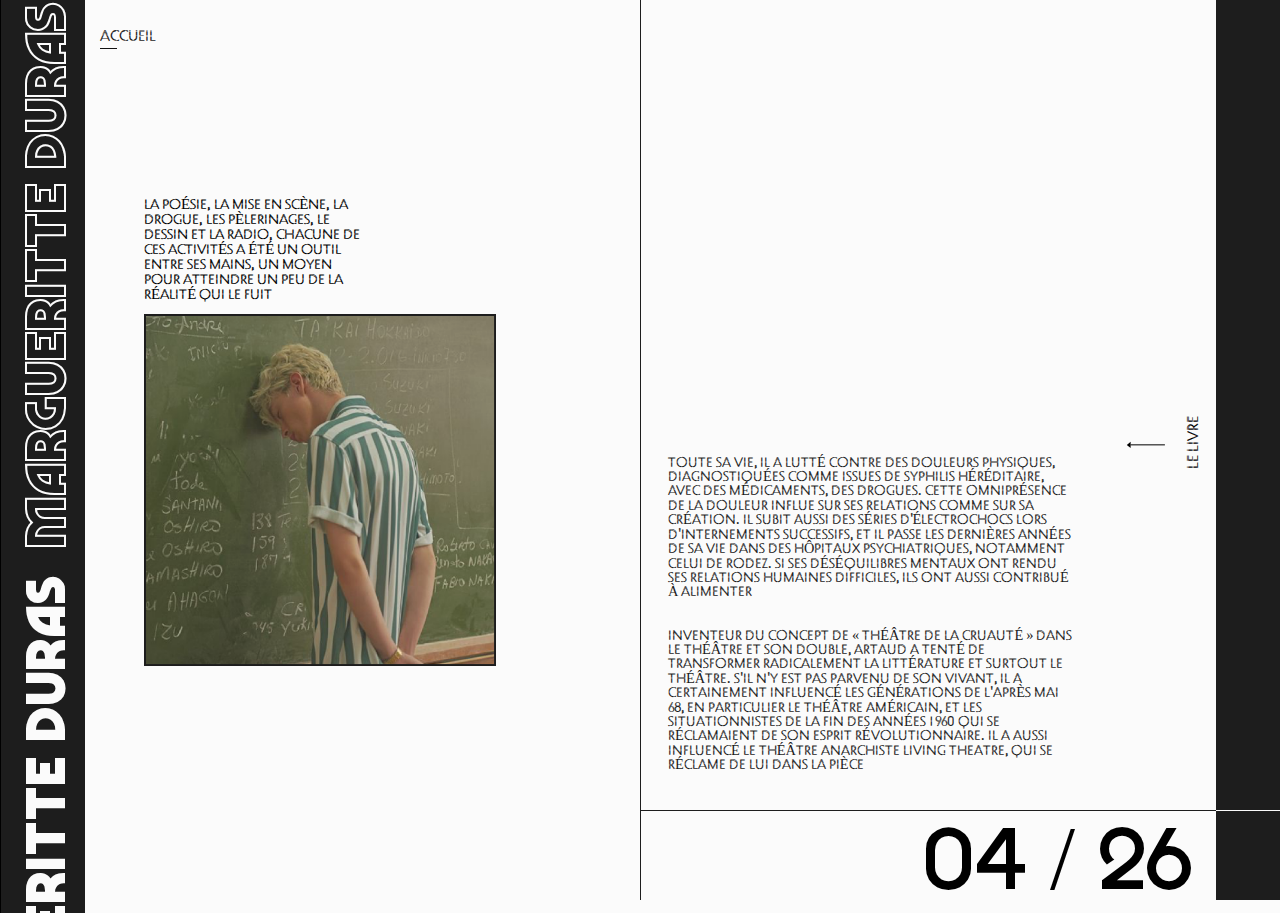
<file: d.html>
<!DOCTYPE html>
<html lang="fr">
<head>
<meta charset="utf-8" />

	<title>
	Antonin Artaud - Lignes plurielles
	</title>
	<style>
    	body { background-color: #fbfbfb; }
  	</style>
<link href="css/reset.css" rel="stylesheet" type="text/css" media="all"/>
<link href="css/style.css" rel="stylesheet" type="text/css" media="all"/>


</head>

<body class="lettre">
  

<div class="conteneurtextanim">
   <div class="marquee">
    <div class="track">
      <p>MARGUERITTE DURAS&nbsp;&nbsp;<span class="defoncelettre">MARGUERITTE DURAS&nbsp;&nbsp;</span>MARGUERITTE DURAS&nbsp;&nbsp;<span class="defoncelettre">MARGUERITTE DURAS&nbsp;&nbsp;</span>MARGUERITTE DURAS&nbsp;&nbsp;<span class="defoncelettre">MARGUERITTE DURAS&nbsp;&nbsp;</span>MARGUERITTE DURAS&nbsp;&nbsp;<span class="defoncelettre">MARGUERITTE DURAS&nbsp;&nbsp;</span>MARGUERITTE DURAS&nbsp;&nbsp;<span class="defoncelettre">MARGUERITTE DURAS&nbsp;&nbsp;</span>MARGUERITTE DURAS&nbsp;&nbsp;<span class="defoncelettre">MARGUERITTE DURAS&nbsp;&nbsp;</span>MARGUERITTE DURAS&nbsp;&nbsp;<span class="defoncelettre">MARGUERITTE DURAS&nbsp;&nbsp;</span>MARGUERITTE DURAS&nbsp;&nbsp;<span class="defoncelettre">MARGUERITTE DURAS&nbsp;&nbsp;</span>MARGUERITTE DURAS&nbsp;&nbsp;<span class="defoncelettre">MARGUERITTE DURAS&nbsp;&nbsp;</span>MARGUERITTE DURAS&nbsp;&nbsp;<span class="defoncelettre">MARGUERITTE DURAS&nbsp;&nbsp;</span>MARGUERITTE DURAS&nbsp;&nbsp;<span class="defoncelettre">MARGUERITTE DURAS&nbsp;&nbsp;</span>MARGUERITTE DURAS&nbsp;&nbsp;<span class="defoncelettre">MARGUERITTE DURAS&nbsp;&nbsp;</span>MARGUERITTE DURAS&nbsp;&nbsp;<span class="defoncelettre">MARGUERITTE DURAS&nbsp;&nbsp;</span>MARGUERITTE DURAS&nbsp;&nbsp;<span class="defoncelettre">MARGUERITTE DURAS&nbsp;&nbsp;</span>MARGUERITTE DURAS&nbsp;&nbsp;<span class="defoncelettre">MARGUERITTE DURAS&nbsp;&nbsp;</span>MARGUERITTE DURAS&nbsp;&nbsp;<span class="defoncelettre">MARGUERITTE DURAS&nbsp;&nbsp;</span>MARGUERITTE DURAS&nbsp;&nbsp;<span class="defoncelettre">MARGUERITTE DURAS&nbsp;&nbsp;</span>MARGUERITTE DURAS&nbsp;&nbsp;<span class="defoncelettre">MARGUERITTE DURAS&nbsp;&nbsp;</span>MARGUERITTE DURAS&nbsp;&nbsp;<span class="defoncelettre">MARGUERITTE DURAS&nbsp;&nbsp;</span>MARGUERITTE DURAS&nbsp;&nbsp;<span class="defoncelettre">MARGUERITTE DURAS&nbsp;&nbsp;</span>MARGUERITTE DURAS&nbsp;&nbsp;<span class="defoncelettre">MARGUERITTE DURAS&nbsp;&nbsp;</span>/p>
    </div>
  </div>
 </div>

  <div class="corps" STYLE="TEXT-TRANSFORM: UPPERCASE;">
    <div class="discoverbook">
    <svg xmlns="http://www.w3.org/2000/svg" xmlns:xlink="http://www.w3.org/1999/xlink" x="0px" y="0px" width="40px" height="10px" viewBox="0 0 39.7 9.1" style="transform:rotate(180deg)" xml:space="preserve">
                    <polygon points="35.1,5.1 35.1,7.7 38.9,4.6 35.1,1.6 35.1,4.2 "></polygon>
                    <rect x="1.1" y="4.2" width="34.1" height="1"></rect>
     </svg>
    <p>LE&nbsp;LIVRE</p>
    </div>

    <div id="classauteur" class="auteur">
            <div class="colune">
                 <a href="index.html">accueil</a>
                <p style="height: : 100vh;width: 50vw;">&nbsp;</p>
                <p class="colunep">La poésie, la mise en scène, la drogue, les pèlerinages, le dessin et la radio, chacune de ces activités a été un outil entre ses mains, un moyen pour atteindre un peu de la réalité qui le fuit </p>
                <img class="imgauteur" src="css/img/photoauteurd.png">
            </div>
            <div class="coldeux">
                
                <div class="top">
                    <p>&nbsp;</p>
                    <h4>Toute sa vie, il a lutté contre des douleurs physiques, diagnostiquées comme issues de syphilis héréditaire, avec des médicaments, des drogues. Cette omniprésence de la douleur influe sur ses relations comme sur sa création. Il subit aussi des séries d'électrochocs lors d'internements successifs, et il passe les dernières années de sa vie dans des hôpitaux psychiatriques, notamment celui de Rodez. Si ses déséquilibres mentaux ont rendu ses relations humaines difficiles, ils ont aussi contribué à alimenter<br/>
            <br/>
            <br/>
            Inventeur du concept de « théâtre de la cruauté » dans Le Théâtre et son double, Artaud a tenté de transformer radicalement la littérature et surtout le théâtre. S'il n'y est pas parvenu de son vivant, il a certainement influencé les générations de l'après Mai 68, en particulier le théâtre américain, et les situationnistes de la fin des années 1960 qui se réclamaient de son esprit révolutionnaire. Il a aussi influencé le théâtre anarchiste Living Theatre, qui se réclame de lui dans la pièce 
            </h4>
                </div>
                <div class="bottom">
                    
                    <p>04&nbsp;/&nbsp;26</p>
                </div>

            </div>
        
    </div>
    <div class="livre">
        <div class="top">
             <a href="#classauteur">L'auteur</a>
        <div class="titleanimate">
        <section class="alternatelivre">
            <h4>LIGNES PLURIELLES</h4>
            <h1 class="titre1">L'Abecedaire</h1>
            <h1 class="titre2">test</h1>
            <h1 class="titre3">blablabla</h1>
        </section>

        <section class="alternatelivre" style="transform: translateY(-61%);">
            <h4>LIGNES PLURIELLES</h4>
            <h1 class="titre1">L'Abecedaire</h1>
            <h1 class="titre2">test</h1>
            <h1 class="titre3">blablabla</h1>
        </section>
    </div>

        <div class="livretext">
            <h1 >van gogh le suicide<br/> de la sociEtE</h1>
            <h4>Appartenant a cette categorie de lecteurs annotant, sur-lignant, soulignant et prenant des notes (n’en deplaisent aux amateurs de livres sous cloche), j’ai accumulé durant mes courtes annees de vie une quantite astronomique de mots archives entre deux chapitres dont je ne sais quoi faire. Persuadee de la grandeur des mots et de leurs resonances multiples, je souhaite ici vous partager pour chaque auteur une ou deux phrases qui, J’espere, sauront vous eveiller votre curiosite.<br/>
            <br/>
            <br/>
            Appartenant a cette categorie de lecteurs annotant, sur-lignant, soulignant et prenant des notes (n’en deplaisent aux amateurs de livres sous cloche), j’ai accumulé durant mes courtes annees de vie une quantite astronomique de mots archives entre deux chapitres dont je ne sais quoi faire. Persuadee de la grandeur des mots et de leurs resonances multiples, je souhaite ici vous partager pour chaque auteur une ou deux phrases qui, J’espere, sauront vous eveiller votre curiosite.
            </h4>
        </div>
            <p class="dividerletter">&nbsp;</p>
    </div>


 
    <div class="bottom">
         <p class="dividerauteur" >&nbsp;</p>
    </div>
<svg xmlns="http://www.w3.org/2000/svg" width="299.91" height="320.798" viewBox="0 0 299.91 320.798">
  <g id="spine" transform="translate(-0.04)">
    <path id="Tracé_3" data-name="Tracé 3" d="M130.33,59.728,132.1,58.58l7.654,12.1,5.756-3.62,1.112,1.766-7.566,4.759Z" transform="translate(-33.132 -24.679)" fill="#fcfcfc"/>
    <path id="Tracé_4" data-name="Tracé 4" d="M141.53,52.858l1.854-1.068L151.542,66l-1.854,1.068Z" transform="translate(-34.444 -23.883)" fill="#fcfcfc"/>
    <path id="Tracé_5" data-name="Tracé 5" d="M158.1,60.793a8.52,8.52,0,0,1-4.229-1.183,7.257,7.257,0,0,1-2.878-3.028,7.452,7.452,0,0,1-.812-3.478,9.155,9.155,0,0,1,.733-3.6,8.007,8.007,0,0,1,2.092-2.834,7.593,7.593,0,0,1,1.254-.953c.424-.256.971-.556,1.651-.883l1.324-.671.945,1.863-1.324.671c-.627.327-1.13.6-1.51.83a6.806,6.806,0,0,0-1.068.83,6.233,6.233,0,0,0-1.457,2.172,6.727,6.727,0,0,0-.5,2.649,5.43,5.43,0,0,0,.592,2.5,5.3,5.3,0,0,0,2.163,2.234,6.559,6.559,0,0,0,3.214.883,7.222,7.222,0,0,0,3.443-.821l1.1-.565-2.719-5.3,1.907-.971,3.673,7.178-2.984,1.527A9.6,9.6,0,0,1,158.1,60.793Z" transform="translate(-35.458 -22.989)" fill="#fcfcfc"/>
    <path id="Tracé_6" data-name="Tracé 6" d="M163,41.271a10.938,10.938,0,0,1,7.292-.441,9.217,9.217,0,0,1,3.187,1.616l-.159-.371-1.854-4.414,1.978-.83,6.33,15.159-1.969.83-2.048-4.829A8.661,8.661,0,0,0,169.9,42.9a9.447,9.447,0,0,0-4.017-.168l5.438,12.793-1.969.883Z" transform="translate(-36.96 -22.131)" fill="#fcfcfc"/>
    <path id="Tracé_7" data-name="Tracé 7" d="M179,34.841l9.6-3.311.689,1.978L181.7,36.156l1.642,4.741,5.527-1.907.653,1.907L184,42.8l1.686,4.882,7.575-2.649.68,1.978-9.6,3.311Z" transform="translate(-38.834 -21.51)" fill="#fcfcfc"/>
    <path id="Tracé_8" data-name="Tracé 8" d="M197.057,44.029l4.467-1.245a3.32,3.32,0,0,0,1.863-1.148,1.925,1.925,0,0,0,.318-1.766,2.048,2.048,0,0,0-.883-1.2,3.964,3.964,0,0,0-1.766-.556h-.247l-2.092-.335a14.85,14.85,0,0,1-1.536-.3,3.752,3.752,0,0,1-1.969-1.068,4.273,4.273,0,0,1-1.1-1.872,3.973,3.973,0,0,1,.238-2.852,4.653,4.653,0,0,1,2.119-2.145,5.5,5.5,0,0,1,1.086-.459c.388-.132.777-.247,1.165-.353l2.189-.609.556,2.013-2.737.768a3.973,3.973,0,0,0-2.084,1.245A2.039,2.039,0,0,0,197,35.059a3.532,3.532,0,0,0,1.66.6h.132q.768.132,1.722.265l1.942.309a4.167,4.167,0,0,1,2.128,1.086,4.52,4.52,0,0,1,1.254,2.1,3.938,3.938,0,0,1,0,2.26,4.105,4.105,0,0,1-1.324,1.9,6.357,6.357,0,0,1-2.454,1.21l-4.414,1.236Z" transform="translate(-40.585 -21.11)" fill="#fcfcfc"/>
    <path id="Tracé_9" data-name="Tracé 9" d="M214.83,24.973l2.057-.362c.415-.079.777-.141,1.095-.185s.618-.088.883-.124a8.387,8.387,0,0,1,3.443.3,5.765,5.765,0,0,1,2.551,1.589A5.421,5.421,0,0,1,226.183,29a5.535,5.535,0,0,1-.327,3.249,6.074,6.074,0,0,1-2.048,2.569,8.669,8.669,0,0,1-3.593,1.439l-1.121.2.768,4.264-2.11.38Zm5,9.27a6.065,6.065,0,0,0,2.41-.953,4.511,4.511,0,0,0,1.571-1.713,3.426,3.426,0,0,0,.283-2.216,3.532,3.532,0,0,0-1.033-2.039,3.823,3.823,0,0,0-1.969-.98,6.948,6.948,0,0,0-2.525,0l-1.245.221,1.413,7.866Z" transform="translate(-43.031 -20.656)" fill="#fcfcfc"/>
    <path id="Tracé_10" data-name="Tracé 10" d="M229.93,22.486l2.128-.256,1.686,14.2,6.763-.812.247,2.084-8.89,1.1Z" transform="translate(-44.8 -20.42)" fill="#fcfcfc"/>
    <path id="Tracé_11" data-name="Tracé 11" d="M245.867,36.586a5.738,5.738,0,0,1-2.34-2.34,8.828,8.828,0,0,1-1.006-3.805L242,21.013l2.137-.132.512,9.438a5.756,5.756,0,0,0,1.333,3.717,3.6,3.6,0,0,0,2.975,1.157,3.673,3.673,0,0,0,2.86-1.5,5.721,5.721,0,0,0,.883-3.849l-.556-9.438,2.163-.124.565,9.464a8.828,8.828,0,0,1-.547,3.893,5.739,5.739,0,0,1-2.048,2.6,6.092,6.092,0,0,1-3.214,1.015,5.977,5.977,0,0,1-3.2-.662Z" transform="translate(-46.214 -20.192)" fill="#fcfcfc"/>
    <path id="Tracé_12" data-name="Tracé 12" d="M260.325,20.18h3.567a7.827,7.827,0,0,1,1.068.044,7.742,7.742,0,0,1,3.214.83,5.121,5.121,0,0,1,2.843,4.891,5.429,5.429,0,0,1-.371,1.969,4.989,4.989,0,0,1-1.006,1.571,4.635,4.635,0,0,1-1.571,1.13,4.953,4.953,0,0,1,2.181,2.216,7.231,7.231,0,0,1,.706,3.408v.5h-2.145v-.5a5.9,5.9,0,0,0-.406-2.278,4,4,0,0,0-1.245-1.713,3.125,3.125,0,0,0-1.88-.662l-2.993-.088-.088,5.094H260.06Zm4.026,9.473a6.357,6.357,0,0,0,2.242-.353,3.461,3.461,0,0,0,1.633-1.227,3.531,3.531,0,0,0,.618-2.031,3.2,3.2,0,0,0-1.2-2.843,5.394,5.394,0,0,0-3.143-.936h-2.066l-.124,7.381Z" transform="translate(-48.33 -20.18)" fill="#fcfcfc"/>
    <path id="Tracé_13" data-name="Tracé 13" d="M276.3,20.6l2.145.124-.945,16.35-2.137-.124Z" transform="translate(-50.122 -20.229)" fill="#fcfcfc"/>
    <path id="Tracé_14" data-name="Tracé 14" d="M282.78,21l10.1,1.033-.212,2.075-7.946-.8-.512,4.988,5.818.592-.2,2-5.818-.592-.521,5.138,7.946.812-.212,2.084L281.12,37.3Z" transform="translate(-50.797 -20.276)" fill="#fcfcfc"/>
    <path id="Tracé_15" data-name="Tracé 15" d="M297.773,22.67l2.119.344L297.606,37.14l6.718,1.086-.335,2.057-8.829-1.421Z" transform="translate(-52.442 -20.472)" fill="#fcfcfc"/>
    <path id="Tracé_16" data-name="Tracé 16" d="M310.8,24.92l2.092.45-3.055,13.967,6.648,1.448-.441,2.048L307.3,40.882Z" transform="translate(-53.864 -20.735)" fill="#fcfcfc"/>
    <path id="Tracé_17" data-name="Tracé 17" d="M323.757,27.88l9.773,2.754-.565,2.013-7.751-2.172-1.36,4.829,5.633,1.58-.547,1.942-5.633-1.589-1.395,4.979,7.716,2.172-.565,2.013-9.773-2.754Z" transform="translate(-55.269 -21.082)" fill="#fcfcfc"/>
    <path id="Tracé_18" data-name="Tracé 18" d="M333.207,45.692l4.414,1.527a3.346,3.346,0,0,0,2.189.124,1.907,1.907,0,0,0,1.245-1.245,2.066,2.066,0,0,0,0-1.474,3.842,3.842,0,0,0-1.13-1.466.486.486,0,0,1-.1-.088l-.079-.079-1.536-1.466a15.145,15.145,0,0,1-1.086-1.13,3.8,3.8,0,0,1-1.015-2,4.415,4.415,0,0,1,.168-2.163,3.973,3.973,0,0,1,1.827-2.207,4.67,4.67,0,0,1,2.958-.556,6.267,6.267,0,0,1,1.156.238l1.165.38,2.136.742-.689,1.978-2.649-.936a4.079,4.079,0,0,0-2.5-.2,2,2,0,0,0-1.448,1.315,1.924,1.924,0,0,0,0,1.3,3.531,3.531,0,0,0,1.024,1.43h.106c.371.362.794.759,1.262,1.2s.945.883,1.421,1.36a4.158,4.158,0,0,1,1.139,2.119,4.414,4.414,0,0,1-.168,2.437,3.822,3.822,0,0,1-1.3,1.854,4.07,4.07,0,0,1-2.163.812,6.41,6.41,0,0,1-2.693-.38L332.51,47.6Z" transform="translate(-56.817 -21.732)" fill="#fcfcfc"/>
    <path id="Tracé_19" data-name="Tracé 19" d="M354.2,49.537a2.649,2.649,0,1,1,1.368,3.47A2.649,2.649,0,0,1,354.2,49.537Z" transform="translate(-59.333 -23.431)" fill="#fcfcfc"/>
    <path id="Tracé_80" data-name="Tracé 80" d="M60.321,381.759H52.675c-.2-.362-.413.265-.546,0a5.247,5.247,0,0,1-.839-2.578,5.6,5.6,0,0,1,4.653-5.615,4.891,4.891,0,0,1,1.863.071,4.67,4.67,0,0,1,1.722.812,4.962,4.962,0,0,1,.795-3.011,7.151,7.151,0,0,1,2.578-2.331l.433-.247,1.059,1.863-.433.247a5.81,5.81,0,0,0-1.766,1.5,3.991,3.991,0,0,0-.883,1.942,3.064,3.064,0,0,0,.388,1.96l1.483,2.6,4.414-2.516,1.059,1.863Zm.221-3.62a6.013,6.013,0,0,0-1.439-1.766,3.355,3.355,0,0,0-1.889-.768,3.531,3.531,0,0,0-2.066.494,3.187,3.187,0,0,0-1.836,2.481,5.3,5.3,0,0,0,.795,3.178h1.246l6.2-1.881Z" transform="translate(-23.873 -61.028)" fill="#fcfcfc"/>
    <path id="Tracé_81" data-name="Tracé 81" d="M46.945,373.382,46,371.466l14.6-7.416.971,1.907Z" transform="translate(-23.253 -60.464)" fill="#fcfcfc"/>
    <path id="Tracé_82" data-name="Tracé 82" d="M43.534,366.631l-4.194-9.243,1.907-.883,3.311,7.3,4.564-2.075-2.41-5.3,1.836-.83,2.41,5.3,4.706-2.137-3.311-7.292,1.907-.883,4.2,9.288Z" transform="translate(-22.473 -58.887)" fill="#fcfcfc"/>
    <path id="Tracé_83" data-name="Tracé 83" d="M37.828,352.9l-.768-2,13.349-5.12-2.437-6.348,1.951-.75,3.2,8.352Z" transform="translate(-22.206 -57.493)" fill="#fcfcfc"/>
    <path id="Tracé_84" data-name="Tracé 84" d="M33.173,340.492l-.653-2.022,13.6-4.414-2.084-6.48,2-.636,2.737,8.52Z" transform="translate(-21.674 -56.117)" fill="#fcfcfc"/>
    <path id="Tracé_85" data-name="Tracé 85" d="M28.925,327.664,26.4,317.829l2.022-.521,2.039,7.76,4.865-1.245-1.457-5.668,1.951-.5,1.457,5.668,5.006-1.289-2-7.76,2.031-.521,2.525,9.835Z" transform="translate(-20.957 -54.571)" fill="#fcfcfc"/>
    <path id="Tracé_86" data-name="Tracé 86" d="M39.512,310.779l-.883-4.555a3.32,3.32,0,0,0-.989-1.951,1.933,1.933,0,0,0-1.7-.45,2.083,2.083,0,0,0-1.271.742,3.9,3.9,0,0,0-.689,1.713v.247c-.194.768-.362,1.457-.494,2.057a15.263,15.263,0,0,1-.433,1.51,3.885,3.885,0,0,1-1.218,1.88,4.132,4.132,0,0,1-1.96.936,3.991,3.991,0,0,1-2.825-.459,4.706,4.706,0,0,1-1.96-2.278,5.756,5.756,0,0,1-.371-1.121c-.1-.406-.185-.8-.256-1.2L24,305.615l2.048-.4.547,2.8a3.964,3.964,0,0,0,1.077,2.251,2.039,2.039,0,0,0,2.94-.132,3.69,3.69,0,0,0,.724-1.6.115.115,0,0,1,0-.053.3.3,0,0,0,0-.079c.132-.5.265-1.068.406-1.7s.3-1.262.468-1.916a4.158,4.158,0,0,1,1.254-2.048,4.414,4.414,0,0,1,2.189-1.077,3.893,3.893,0,0,1,2.26.185,4.149,4.149,0,0,1,1.766,1.466,6.454,6.454,0,0,1,1.033,2.525l.883,4.529Z" transform="translate(-20.676 -53.146)" fill="#fcfcfc"/>
    <path id="Tracé_87" data-name="Tracé 87" d="M32.765,291.97a2.649,2.649,0,1,1,2.3-2.922,2.648,2.648,0,0,1-2.3,2.922Z" transform="translate(-21.354 -51.402)" fill="#fcfcfc"/>
    <path id="Tracé_88" data-name="Tracé 88" d="M20.638,276.885l-.088-2.137,14.276-.583-.274-6.8,2.092-.088.362,8.934Z" transform="translate(-20.272 -49.128)" fill="#fcfcfc"/>
    <path id="Tracé_89" data-name="Tracé 89" d="M20.28,265.041V262.9l16.377-.265v2.137Z" transform="translate(-20.24 -48.584)" fill="#fcfcfc"/>
    <path id="Tracé_90" data-name="Tracé 90" d="M35.724,253.624a8.546,8.546,0,0,1-3.125,3.1,7.372,7.372,0,0,1-4.061,1,7.522,7.522,0,0,1-3.417-1.024,8.988,8.988,0,0,1-2.763-2.419,7.857,7.857,0,0,1-1.474-3.249,7.751,7.751,0,0,1-.2-1.563v-1.88l.071-1.483,2.092.1-.035,1.5c0,.706-.044,1.289,0,1.766a6.312,6.312,0,0,0,1.36,3.681,6.7,6.7,0,0,0,2.022,1.766,5.553,5.553,0,0,0,2.463.724,5.386,5.386,0,0,0,3.011-.768,6.613,6.613,0,0,0,2.331-2.375,7.257,7.257,0,0,0,1-3.4l.053-1.236-5.959-.283.1-2.137,8.052.38-.15,3.346a9.5,9.5,0,0,1-1.36,4.458Z" transform="translate(-20.287 -46.569)" fill="#fcfcfc"/>
    <path id="Tracé_91" data-name="Tracé 91" d="M21.21,239.449a10.859,10.859,0,0,1,1.051-3.531,11.028,11.028,0,0,1,2.172-3,9.182,9.182,0,0,1,2.993-1.969l-.406-.044-4.723-.565.247-2.128,16.271,1.933-.256,2.128-5.209-.618a8.67,8.67,0,0,0-7.328,2.569,9.42,9.42,0,0,0-2.136,3.408l13.843,1.642-.256,2.128Z" transform="translate(-20.349 -44.551)" fill="#fcfcfc"/>
    <path id="Tracé_92" data-name="Tracé 92" d="M23.44,222.4l1.872-9.985,2.057.388-1.483,7.875,4.935.883,1.059-5.7,1.978.371-1.095,5.747,5.076.953,1.483-7.875,2.048.388L39.5,225.414Z" transform="translate(-20.61 -42.7)" fill="#fcfcfc"/>
    <path id="Tracé_93" data-name="Tracé 93" d="M40.291,211.575l1.13-4.476a3.3,3.3,0,0,0-.071-2.189A1.925,1.925,0,0,0,40,203.78a2.039,2.039,0,0,0-1.466.141,3.841,3.841,0,0,0-1.36,1.254l-.079.106a.344.344,0,0,1-.071.088c-.5.618-.945,1.174-1.324,1.66a13.221,13.221,0,0,1-1.024,1.183,3.832,3.832,0,0,1-1.9,1.183,4.344,4.344,0,0,1-2.181,0,3.982,3.982,0,0,1-2.357-1.624,4.679,4.679,0,0,1-.821-2.887,6.869,6.869,0,0,1,.141-1.174c.088-.406.177-.8.274-1.192l.556-2.207,2.022.512-.715,2.746a4.026,4.026,0,0,0,0,2.5,2.013,2.013,0,0,0,1.43,1.245,1.986,1.986,0,0,0,1.289-.115,3.585,3.585,0,0,0,1.342-1.148.044.044,0,0,1,0-.044.3.3,0,0,0,0-.071c.327-.406.689-.883,1.086-1.368s.8-1.015,1.227-1.536a4.158,4.158,0,0,1,2.013-1.324,4.591,4.591,0,0,1,2.445-.053,3.964,3.964,0,0,1,1.96,1.13,4.149,4.149,0,0,1,1,2.084,6.4,6.4,0,0,1-.141,2.719l-1.121,4.476Z" transform="translate(-21.076 -41.282)" fill="#fcfcfc"/>
    <path id="Tracé_94" data-name="Tracé 94" d="M32.28,186.487l.7-1.978c.141-.4.265-.742.38-1.042s.23-.574.344-.839a8.484,8.484,0,0,1,1.969-2.834,5.845,5.845,0,0,1,2.649-1.43,5.57,5.57,0,0,1,3.1.238,5.633,5.633,0,0,1,2.649,1.889,6.074,6.074,0,0,1,1.21,3.081,8.555,8.555,0,0,1-.53,3.832l-.353,1.077,4.079,1.439-.706,2.022Zm10.524.238a6.074,6.074,0,0,0,.362-2.569,4.538,4.538,0,0,0-.715-2.189,3.478,3.478,0,0,0-1.766-1.342,3.576,3.576,0,0,0-2.278-.115,3.893,3.893,0,0,0-1.828,1.227,7,7,0,0,0-1.236,2.207l-.424,1.192,7.54,2.649Z" transform="translate(-21.646 -38.697)" fill="#fcfcfc"/>
    <path id="Tracé_95" data-name="Tracé 95" d="M37.54,172.823l.83-1.978L51.542,176.4l2.649-6.268,1.933.812-3.478,8.246Z" transform="translate(-22.262 -37.747)" fill="#fcfcfc"/>
    <path id="Tracé_96" data-name="Tracé 96" d="M57.739,164.867a5.739,5.739,0,0,1-3.187.883,8.757,8.757,0,0,1-3.805-1.006l-8.467-4.211.945-1.925L51.7,162.8a5.712,5.712,0,0,0,3.885.689,3.531,3.531,0,0,0,2.472-2,3.629,3.629,0,0,0,.124-3.231,5.721,5.721,0,0,0-2.9-2.649l-8.467-4.194.962-1.942,8.467,4.194a8.723,8.723,0,0,1,3.108,2.41,5.739,5.739,0,0,1,1.227,3.028,6.18,6.18,0,0,1-.68,3.3,6.021,6.021,0,0,1-2.154,2.463Z" transform="translate(-22.817 -35.326)" fill="#fcfcfc"/>
    <path id="Tracé_97" data-name="Tracé 97" d="M50.6,144.671l1.068-1.828c.283-.477.53-.883.733-1.254a7.826,7.826,0,0,1,.565-.883,7.672,7.672,0,0,1,2.313-2.384,5.4,5.4,0,0,1,2.737-.883,5.465,5.465,0,0,1,2.913.821,5.7,5.7,0,0,1,1.5,1.262,4.776,4.776,0,0,1,.883,1.651,4.511,4.511,0,0,1,.159,1.889,4.909,4.909,0,0,1,3.011-.8,7.2,7.2,0,0,1,3.3,1.059l.433.256-1.086,1.845-.433-.256a5.924,5.924,0,0,0-2.181-.768,4.07,4.07,0,0,0-2.1.247,3.09,3.09,0,0,0-1.5,1.307l-1.5,2.578,4.414,2.578-1.1,1.836Zm10.223,1.148a6.18,6.18,0,0,0,.795-2.119,3.426,3.426,0,0,0-.265-2.022,3.531,3.531,0,0,0-1.457-1.545,3.231,3.231,0,0,0-3.063-.353,5.4,5.4,0,0,0-2.348,2.278l-1.042,1.766,6.339,3.761Z" transform="translate(-23.792 -33.917)" fill="#fcfcfc"/>
    <path id="Tracé_98" data-name="Tracé 98" d="M59,131.576l1.174-1.766,13.72,8.952-1.165,1.766Z" transform="translate(-24.776 -33.023)" fill="#fcfcfc"/>
    <path id="Tracé_99" data-name="Tracé 99" d="M62.53,125.235l5.915-8.255,1.7,1.218-4.67,6.515,4.079,2.922,3.408-4.75L74.6,124.06l-3.408,4.75,4.194,3.011,4.67-6.507,1.7,1.218-5.924,8.246Z" transform="translate(-25.19 -31.52)" fill="#fcfcfc"/>
    <path id="Tracé_100" data-name="Tracé 100" d="M71.55,113.779l1.342-1.669,11.106,9,4.282-5.3,1.624,1.315-5.6,6.983Z" transform="translate(-26.246 -30.95)" fill="#fcfcfc"/>
    <path id="Tracé_101" data-name="Tracé 101" d="M80,103.519l1.439-1.589,10.594,9.588,4.564-5.05,1.554,1.4-6,6.63Z" transform="translate(-27.236 -29.757)" fill="#fcfcfc"/>
    <path id="Tracé_102" data-name="Tracé 102" d="M89.1,92.906l7.248-7.116,1.492,1.492L92.119,92.9l3.531,3.531,4.176-4.1,1.413,1.439-4.167,4.1,3.62,3.681,5.712-5.615,1.421,1.519-7.239,7.125Z" transform="translate(-28.302 -27.866)" fill="#fcfcfc"/>
    <path id="Tracé_103" data-name="Tracé 103" d="M109.394,93.6l3.531-3.046a3.311,3.311,0,0,0,1.192-1.836,1.942,1.942,0,0,0-.468-1.7,2.084,2.084,0,0,0-1.28-.724,4.008,4.008,0,0,0-1.827.265H110.3l-2.031.6a13.8,13.8,0,0,1-1.518.388,3.84,3.84,0,0,1-2.234-.106,4.185,4.185,0,0,1-1.766-1.227,3.911,3.911,0,0,1-1.015-2.649,4.706,4.706,0,0,1,.98-2.843,6.065,6.065,0,0,1,.786-.883q.45-.424.883-.821L106.1,77.52l1.377,1.571-2.154,1.872a4.008,4.008,0,0,0-1.4,2.066,2.039,2.039,0,0,0,1.589,2.481,3.638,3.638,0,0,0,1.766-.177h.115l1.669-.5c.618-.194,1.245-.38,1.889-.556a4.123,4.123,0,0,1,2.4.053,4.458,4.458,0,0,1,2.039,1.36,3.893,3.893,0,0,1,.962,2.048,4.043,4.043,0,0,1-.371,2.278,6.33,6.33,0,0,1-1.66,2.154L110.8,95.177Z" transform="translate(-29.783 -26.897)" fill="#fcfcfc"/>
    <path id="Tracé_104" data-name="Tracé 104" d="M122.818,78.2a2.649,2.649,0,1,1,3.69.521A2.649,2.649,0,0,1,122.818,78.2Z" transform="translate(-32.189 -26.478)" fill="#fcfcfc"/>
  </g>
</svg>

 </div>

</body>
</html>
</file>
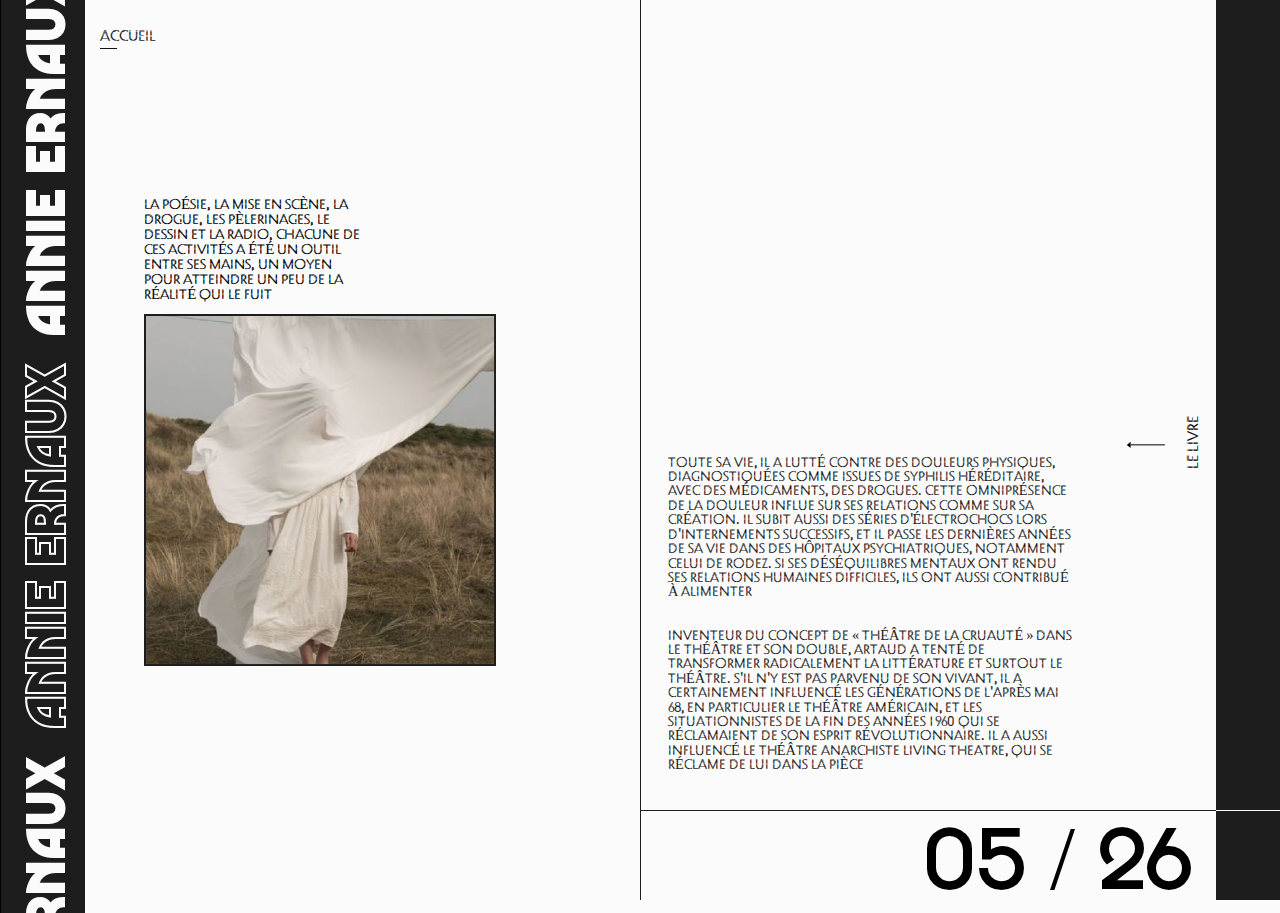
<file: e.html>
<!DOCTYPE html>
<html lang="fr">
<head>
<meta charset="utf-8" />

	<title>
	Antonin Artaud - Lignes plurielles
	</title>
	<style>
    	body { background-color: #fbfbfb; }
  	</style>
<link href="css/reset.css" rel="stylesheet" type="text/css" media="all"/>
<link href="css/style.css" rel="stylesheet" type="text/css" media="all"/>


</head>

<body class="lettre">
  

<div class="conteneurtextanim">
   <div class="marquee">
    <div class="track">
      <p>ANNIE ERNAUX&nbsp;&nbsp;<span class="defoncelettre">ANNIE ERNAUX&nbsp;&nbsp;</span>ANNIE ERNAUX&nbsp;&nbsp;<span class="defoncelettre">ANNIE ERNAUX&nbsp;&nbsp;</span>ANNIE ERNAUX&nbsp;&nbsp;<span class="defoncelettre">ANNIE ERNAUX&nbsp;&nbsp;</span>ANNIE ERNAUX&nbsp;&nbsp;<span class="defoncelettre">ANNIE ERNAUX&nbsp;&nbsp;</span>ANNIE ERNAUX&nbsp;&nbsp;<span class="defoncelettre">ANNIE ERNAUX&nbsp;&nbsp;</span>ANNIE ERNAUX&nbsp;&nbsp;<span class="defoncelettre">ANNIE ERNAUX&nbsp;&nbsp;</span>ANNIE ERNAUX&nbsp;&nbsp;<span class="defoncelettre">ANNIE ERNAUX&nbsp;&nbsp;</span>ANNIE ERNAUX&nbsp;&nbsp;<span class="defoncelettre">ANNIE ERNAUX&nbsp;&nbsp;</span>ANNIE ERNAUX&nbsp;&nbsp;<span class="defoncelettre">ANNIE ERNAUX&nbsp;&nbsp;</span>ANNIE ERNAUX&nbsp;&nbsp;<span class="defoncelettre">ANNIE ERNAUX&nbsp;&nbsp;</span>ANNIE ERNAUX&nbsp;&nbsp;<span class="defoncelettre">ANNIE ERNAUX&nbsp;&nbsp;</span>ANNIE ERNAUX&nbsp;&nbsp;<span class="defoncelettre">ANNIE ERNAUX&nbsp;&nbsp;</span>ANNIE ERNAUX&nbsp;&nbsp;<span class="defoncelettre">ANNIE ERNAUX&nbsp;&nbsp;</span>ANNIE ERNAUX&nbsp;&nbsp;<span class="defoncelettre">ANNIE ERNAUX&nbsp;&nbsp;</span>ANNIE ERNAUX&nbsp;&nbsp;<span class="defoncelettre">ANNIE ERNAUX&nbsp;&nbsp;</span>ANNIE ERNAUX&nbsp;&nbsp;<span class="defoncelettre">ANNIE ERNAUX&nbsp;&nbsp;</span>ANNIE ERNAUX&nbsp;&nbsp;<span class="defoncelettre">ANNIE ERNAUX&nbsp;&nbsp;</span>ANNIE ERNAUX&nbsp;&nbsp;<span class="defoncelettre">ANNIE ERNAUX&nbsp;&nbsp;</span>ANNIE ERNAUX&nbsp;&nbsp;<span class="defoncelettre">ANNIE ERNAUX&nbsp;&nbsp;</span>ANNIE ERNAUX&nbsp;&nbsp;<span class="defoncelettre">ANNIE ERNAUX&nbsp;&nbsp;</span>ANNIE ERNAUX&nbsp;&nbsp;<span class="defoncelettre">ANNIE ERNAUX&nbsp;&nbsp;</span></p>
    </div>
  </div>
 </div>

  <div class="corps" STYLE="TEXT-TRANSFORM: UPPERCASE;">
    <div class="discoverbook">
    <svg xmlns="http://www.w3.org/2000/svg" xmlns:xlink="http://www.w3.org/1999/xlink" x="0px" y="0px" width="40px" height="10px" viewBox="0 0 39.7 9.1" style="transform:rotate(180deg)" xml:space="preserve">
                    <polygon points="35.1,5.1 35.1,7.7 38.9,4.6 35.1,1.6 35.1,4.2 "></polygon>
                    <rect x="1.1" y="4.2" width="34.1" height="1"></rect>
     </svg>
    <p>LE&nbsp;LIVRE</p>
    </div>

    <div id="classauteur" class="auteur">
            <div class="colune">
                 <a href="index.html">accueil</a>
                <p style="height: : 100vh;width: 50vw;">&nbsp;</p>
                <p class="colunep">La poésie, la mise en scène, la drogue, les pèlerinages, le dessin et la radio, chacune de ces activités a été un outil entre ses mains, un moyen pour atteindre un peu de la réalité qui le fuit </p>
                <img class="imgauteur" src="css/img/photoauteure.png">
            </div>
            <div class="coldeux">
                
                <div class="top">
                    <p>&nbsp;</p>
                    <h4>Toute sa vie, il a lutté contre des douleurs physiques, diagnostiquées comme issues de syphilis héréditaire, avec des médicaments, des drogues. Cette omniprésence de la douleur influe sur ses relations comme sur sa création. Il subit aussi des séries d'électrochocs lors d'internements successifs, et il passe les dernières années de sa vie dans des hôpitaux psychiatriques, notamment celui de Rodez. Si ses déséquilibres mentaux ont rendu ses relations humaines difficiles, ils ont aussi contribué à alimenter<br/>
            <br/>
            <br/>
            Inventeur du concept de « théâtre de la cruauté » dans Le Théâtre et son double, Artaud a tenté de transformer radicalement la littérature et surtout le théâtre. S'il n'y est pas parvenu de son vivant, il a certainement influencé les générations de l'après Mai 68, en particulier le théâtre américain, et les situationnistes de la fin des années 1960 qui se réclamaient de son esprit révolutionnaire. Il a aussi influencé le théâtre anarchiste Living Theatre, qui se réclame de lui dans la pièce 
            </h4>
                </div>
                <div class="bottom">
                    
                    <p>05&nbsp;/&nbsp;26</p>
                </div>

            </div>
        
    </div>
    <div class="livre">
        <div class="top">
             <a href="#classauteur">L'auteur</a>
        <div class="titleanimate">
        <section class="alternatelivre">
            <h4>LIGNES PLURIELLES</h4>
            <h1 class="titre1">L'Abecedaire</h1>
            <h1 class="titre2">test</h1>
            <h1 class="titre3">blablabla</h1>
        </section>

        <section class="alternatelivre" style="transform: translateY(-61%);">
            <h4>LIGNES PLURIELLES</h4>
            <h1 class="titre1">L'Abecedaire</h1>
            <h1 class="titre2">test</h1>
            <h1 class="titre3">blablabla</h1>
        </section>
    </div>

        <div class="livretext">
            <h1 >van gogh le suicide<br/> de la sociEtE</h1>
            <h4>Appartenant a cette categorie de lecteurs annotant, sur-lignant, soulignant et prenant des notes (n’en deplaisent aux amateurs de livres sous cloche), j’ai accumulé durant mes courtes annees de vie une quantite astronomique de mots archives entre deux chapitres dont je ne sais quoi faire. Persuadee de la grandeur des mots et de leurs resonances multiples, je souhaite ici vous partager pour chaque auteur une ou deux phrases qui, J’espere, sauront vous eveiller votre curiosite.<br/>
            <br/>
            <br/>
            Appartenant a cette categorie de lecteurs annotant, sur-lignant, soulignant et prenant des notes (n’en deplaisent aux amateurs de livres sous cloche), j’ai accumulé durant mes courtes annees de vie une quantite astronomique de mots archives entre deux chapitres dont je ne sais quoi faire. Persuadee de la grandeur des mots et de leurs resonances multiples, je souhaite ici vous partager pour chaque auteur une ou deux phrases qui, J’espere, sauront vous eveiller votre curiosite.
            </h4>
        </div>
            <p class="dividerletter">&nbsp;</p>
    </div>


 
    <div class="bottom">
         <p class="dividerauteur" >&nbsp;</p>
    </div>

<svg xmlns="http://www.w3.org/2000/svg" width="299.91" height="320.798" viewBox="0 0 299.91 320.798">
  <g id="spine" transform="translate(-0.04)">
    <path id="Tracé_3" data-name="Tracé 3" d="M130.33,59.728,132.1,58.58l7.654,12.1,5.756-3.62,1.112,1.766-7.566,4.759Z" transform="translate(-33.132 -24.679)" fill="#fcfcfc"/>
    <path id="Tracé_4" data-name="Tracé 4" d="M141.53,52.858l1.854-1.068L151.542,66l-1.854,1.068Z" transform="translate(-34.444 -23.883)" fill="#fcfcfc"/>
    <path id="Tracé_5" data-name="Tracé 5" d="M158.1,60.793a8.52,8.52,0,0,1-4.229-1.183,7.257,7.257,0,0,1-2.878-3.028,7.452,7.452,0,0,1-.812-3.478,9.155,9.155,0,0,1,.733-3.6,8.007,8.007,0,0,1,2.092-2.834,7.593,7.593,0,0,1,1.254-.953c.424-.256.971-.556,1.651-.883l1.324-.671.945,1.863-1.324.671c-.627.327-1.13.6-1.51.83a6.806,6.806,0,0,0-1.068.83,6.233,6.233,0,0,0-1.457,2.172,6.727,6.727,0,0,0-.5,2.649,5.43,5.43,0,0,0,.592,2.5,5.3,5.3,0,0,0,2.163,2.234,6.559,6.559,0,0,0,3.214.883,7.222,7.222,0,0,0,3.443-.821l1.1-.565-2.719-5.3,1.907-.971,3.673,7.178-2.984,1.527A9.6,9.6,0,0,1,158.1,60.793Z" transform="translate(-35.458 -22.989)" fill="#fcfcfc"/>
    <path id="Tracé_6" data-name="Tracé 6" d="M163,41.271a10.938,10.938,0,0,1,7.292-.441,9.217,9.217,0,0,1,3.187,1.616l-.159-.371-1.854-4.414,1.978-.83,6.33,15.159-1.969.83-2.048-4.829A8.661,8.661,0,0,0,169.9,42.9a9.447,9.447,0,0,0-4.017-.168l5.438,12.793-1.969.883Z" transform="translate(-36.96 -22.131)" fill="#fcfcfc"/>
    <path id="Tracé_7" data-name="Tracé 7" d="M179,34.841l9.6-3.311.689,1.978L181.7,36.156l1.642,4.741,5.527-1.907.653,1.907L184,42.8l1.686,4.882,7.575-2.649.68,1.978-9.6,3.311Z" transform="translate(-38.834 -21.51)" fill="#fcfcfc"/>
    <path id="Tracé_8" data-name="Tracé 8" d="M197.057,44.029l4.467-1.245a3.32,3.32,0,0,0,1.863-1.148,1.925,1.925,0,0,0,.318-1.766,2.048,2.048,0,0,0-.883-1.2,3.964,3.964,0,0,0-1.766-.556h-.247l-2.092-.335a14.85,14.85,0,0,1-1.536-.3,3.752,3.752,0,0,1-1.969-1.068,4.273,4.273,0,0,1-1.1-1.872,3.973,3.973,0,0,1,.238-2.852,4.653,4.653,0,0,1,2.119-2.145,5.5,5.5,0,0,1,1.086-.459c.388-.132.777-.247,1.165-.353l2.189-.609.556,2.013-2.737.768a3.973,3.973,0,0,0-2.084,1.245A2.039,2.039,0,0,0,197,35.059a3.532,3.532,0,0,0,1.66.6h.132q.768.132,1.722.265l1.942.309a4.167,4.167,0,0,1,2.128,1.086,4.52,4.52,0,0,1,1.254,2.1,3.938,3.938,0,0,1,0,2.26,4.105,4.105,0,0,1-1.324,1.9,6.357,6.357,0,0,1-2.454,1.21l-4.414,1.236Z" transform="translate(-40.585 -21.11)" fill="#fcfcfc"/>
    <path id="Tracé_9" data-name="Tracé 9" d="M214.83,24.973l2.057-.362c.415-.079.777-.141,1.095-.185s.618-.088.883-.124a8.387,8.387,0,0,1,3.443.3,5.765,5.765,0,0,1,2.551,1.589A5.421,5.421,0,0,1,226.183,29a5.535,5.535,0,0,1-.327,3.249,6.074,6.074,0,0,1-2.048,2.569,8.669,8.669,0,0,1-3.593,1.439l-1.121.2.768,4.264-2.11.38Zm5,9.27a6.065,6.065,0,0,0,2.41-.953,4.511,4.511,0,0,0,1.571-1.713,3.426,3.426,0,0,0,.283-2.216,3.532,3.532,0,0,0-1.033-2.039,3.823,3.823,0,0,0-1.969-.98,6.948,6.948,0,0,0-2.525,0l-1.245.221,1.413,7.866Z" transform="translate(-43.031 -20.656)" fill="#fcfcfc"/>
    <path id="Tracé_10" data-name="Tracé 10" d="M229.93,22.486l2.128-.256,1.686,14.2,6.763-.812.247,2.084-8.89,1.1Z" transform="translate(-44.8 -20.42)" fill="#fcfcfc"/>
    <path id="Tracé_11" data-name="Tracé 11" d="M245.867,36.586a5.738,5.738,0,0,1-2.34-2.34,8.828,8.828,0,0,1-1.006-3.805L242,21.013l2.137-.132.512,9.438a5.756,5.756,0,0,0,1.333,3.717,3.6,3.6,0,0,0,2.975,1.157,3.673,3.673,0,0,0,2.86-1.5,5.721,5.721,0,0,0,.883-3.849l-.556-9.438,2.163-.124.565,9.464a8.828,8.828,0,0,1-.547,3.893,5.739,5.739,0,0,1-2.048,2.6,6.092,6.092,0,0,1-3.214,1.015,5.977,5.977,0,0,1-3.2-.662Z" transform="translate(-46.214 -20.192)" fill="#fcfcfc"/>
    <path id="Tracé_12" data-name="Tracé 12" d="M260.325,20.18h3.567a7.827,7.827,0,0,1,1.068.044,7.742,7.742,0,0,1,3.214.83,5.121,5.121,0,0,1,2.843,4.891,5.429,5.429,0,0,1-.371,1.969,4.989,4.989,0,0,1-1.006,1.571,4.635,4.635,0,0,1-1.571,1.13,4.953,4.953,0,0,1,2.181,2.216,7.231,7.231,0,0,1,.706,3.408v.5h-2.145v-.5a5.9,5.9,0,0,0-.406-2.278,4,4,0,0,0-1.245-1.713,3.125,3.125,0,0,0-1.88-.662l-2.993-.088-.088,5.094H260.06Zm4.026,9.473a6.357,6.357,0,0,0,2.242-.353,3.461,3.461,0,0,0,1.633-1.227,3.531,3.531,0,0,0,.618-2.031,3.2,3.2,0,0,0-1.2-2.843,5.394,5.394,0,0,0-3.143-.936h-2.066l-.124,7.381Z" transform="translate(-48.33 -20.18)" fill="#fcfcfc"/>
    <path id="Tracé_13" data-name="Tracé 13" d="M276.3,20.6l2.145.124-.945,16.35-2.137-.124Z" transform="translate(-50.122 -20.229)" fill="#fcfcfc"/>
    <path id="Tracé_14" data-name="Tracé 14" d="M282.78,21l10.1,1.033-.212,2.075-7.946-.8-.512,4.988,5.818.592-.2,2-5.818-.592-.521,5.138,7.946.812-.212,2.084L281.12,37.3Z" transform="translate(-50.797 -20.276)" fill="#fcfcfc"/>
    <path id="Tracé_15" data-name="Tracé 15" d="M297.773,22.67l2.119.344L297.606,37.14l6.718,1.086-.335,2.057-8.829-1.421Z" transform="translate(-52.442 -20.472)" fill="#fcfcfc"/>
    <path id="Tracé_16" data-name="Tracé 16" d="M310.8,24.92l2.092.45-3.055,13.967,6.648,1.448-.441,2.048L307.3,40.882Z" transform="translate(-53.864 -20.735)" fill="#fcfcfc"/>
    <path id="Tracé_17" data-name="Tracé 17" d="M323.757,27.88l9.773,2.754-.565,2.013-7.751-2.172-1.36,4.829,5.633,1.58-.547,1.942-5.633-1.589-1.395,4.979,7.716,2.172-.565,2.013-9.773-2.754Z" transform="translate(-55.269 -21.082)" fill="#fcfcfc"/>
    <path id="Tracé_18" data-name="Tracé 18" d="M333.207,45.692l4.414,1.527a3.346,3.346,0,0,0,2.189.124,1.907,1.907,0,0,0,1.245-1.245,2.066,2.066,0,0,0,0-1.474,3.842,3.842,0,0,0-1.13-1.466.486.486,0,0,1-.1-.088l-.079-.079-1.536-1.466a15.145,15.145,0,0,1-1.086-1.13,3.8,3.8,0,0,1-1.015-2,4.415,4.415,0,0,1,.168-2.163,3.973,3.973,0,0,1,1.827-2.207,4.67,4.67,0,0,1,2.958-.556,6.267,6.267,0,0,1,1.156.238l1.165.38,2.136.742-.689,1.978-2.649-.936a4.079,4.079,0,0,0-2.5-.2,2,2,0,0,0-1.448,1.315,1.924,1.924,0,0,0,0,1.3,3.531,3.531,0,0,0,1.024,1.43h.106c.371.362.794.759,1.262,1.2s.945.883,1.421,1.36a4.158,4.158,0,0,1,1.139,2.119,4.414,4.414,0,0,1-.168,2.437,3.822,3.822,0,0,1-1.3,1.854,4.07,4.07,0,0,1-2.163.812,6.41,6.41,0,0,1-2.693-.38L332.51,47.6Z" transform="translate(-56.817 -21.732)" fill="#fcfcfc"/>
    <path id="Tracé_19" data-name="Tracé 19" d="M354.2,49.537a2.649,2.649,0,1,1,1.368,3.47A2.649,2.649,0,0,1,354.2,49.537Z" transform="translate(-59.333 -23.431)" fill="#fcfcfc"/>
    <path id="Tracé_80" data-name="Tracé 80" d="M60.321,381.759H52.675c-.2-.362-.413.265-.546,0a5.247,5.247,0,0,1-.839-2.578,5.6,5.6,0,0,1,4.653-5.615,4.891,4.891,0,0,1,1.863.071,4.67,4.67,0,0,1,1.722.812,4.962,4.962,0,0,1,.795-3.011,7.151,7.151,0,0,1,2.578-2.331l.433-.247,1.059,1.863-.433.247a5.81,5.81,0,0,0-1.766,1.5,3.991,3.991,0,0,0-.883,1.942,3.064,3.064,0,0,0,.388,1.96l1.483,2.6,4.414-2.516,1.059,1.863Zm.221-3.62a6.013,6.013,0,0,0-1.439-1.766,3.355,3.355,0,0,0-1.889-.768,3.531,3.531,0,0,0-2.066.494,3.187,3.187,0,0,0-1.836,2.481,5.3,5.3,0,0,0,.795,3.178h1.246l6.2-1.881Z" transform="translate(-23.873 -61.028)" fill="#fcfcfc"/>
    <path id="Tracé_81" data-name="Tracé 81" d="M46.945,373.382,46,371.466l14.6-7.416.971,1.907Z" transform="translate(-23.253 -60.464)" fill="#fcfcfc"/>
    <path id="Tracé_82" data-name="Tracé 82" d="M43.534,366.631l-4.194-9.243,1.907-.883,3.311,7.3,4.564-2.075-2.41-5.3,1.836-.83,2.41,5.3,4.706-2.137-3.311-7.292,1.907-.883,4.2,9.288Z" transform="translate(-22.473 -58.887)" fill="#fcfcfc"/>
    <path id="Tracé_83" data-name="Tracé 83" d="M37.828,352.9l-.768-2,13.349-5.12-2.437-6.348,1.951-.75,3.2,8.352Z" transform="translate(-22.206 -57.493)" fill="#fcfcfc"/>
    <path id="Tracé_84" data-name="Tracé 84" d="M33.173,340.492l-.653-2.022,13.6-4.414-2.084-6.48,2-.636,2.737,8.52Z" transform="translate(-21.674 -56.117)" fill="#fcfcfc"/>
    <path id="Tracé_85" data-name="Tracé 85" d="M28.925,327.664,26.4,317.829l2.022-.521,2.039,7.76,4.865-1.245-1.457-5.668,1.951-.5,1.457,5.668,5.006-1.289-2-7.76,2.031-.521,2.525,9.835Z" transform="translate(-20.957 -54.571)" fill="#fcfcfc"/>
    <path id="Tracé_86" data-name="Tracé 86" d="M39.512,310.779l-.883-4.555a3.32,3.32,0,0,0-.989-1.951,1.933,1.933,0,0,0-1.7-.45,2.083,2.083,0,0,0-1.271.742,3.9,3.9,0,0,0-.689,1.713v.247c-.194.768-.362,1.457-.494,2.057a15.263,15.263,0,0,1-.433,1.51,3.885,3.885,0,0,1-1.218,1.88,4.132,4.132,0,0,1-1.96.936,3.991,3.991,0,0,1-2.825-.459,4.706,4.706,0,0,1-1.96-2.278,5.756,5.756,0,0,1-.371-1.121c-.1-.406-.185-.8-.256-1.2L24,305.615l2.048-.4.547,2.8a3.964,3.964,0,0,0,1.077,2.251,2.039,2.039,0,0,0,2.94-.132,3.69,3.69,0,0,0,.724-1.6.115.115,0,0,1,0-.053.3.3,0,0,0,0-.079c.132-.5.265-1.068.406-1.7s.3-1.262.468-1.916a4.158,4.158,0,0,1,1.254-2.048,4.414,4.414,0,0,1,2.189-1.077,3.893,3.893,0,0,1,2.26.185,4.149,4.149,0,0,1,1.766,1.466,6.454,6.454,0,0,1,1.033,2.525l.883,4.529Z" transform="translate(-20.676 -53.146)" fill="#fcfcfc"/>
    <path id="Tracé_87" data-name="Tracé 87" d="M32.765,291.97a2.649,2.649,0,1,1,2.3-2.922,2.648,2.648,0,0,1-2.3,2.922Z" transform="translate(-21.354 -51.402)" fill="#fcfcfc"/>
    <path id="Tracé_88" data-name="Tracé 88" d="M20.638,276.885l-.088-2.137,14.276-.583-.274-6.8,2.092-.088.362,8.934Z" transform="translate(-20.272 -49.128)" fill="#fcfcfc"/>
    <path id="Tracé_89" data-name="Tracé 89" d="M20.28,265.041V262.9l16.377-.265v2.137Z" transform="translate(-20.24 -48.584)" fill="#fcfcfc"/>
    <path id="Tracé_90" data-name="Tracé 90" d="M35.724,253.624a8.546,8.546,0,0,1-3.125,3.1,7.372,7.372,0,0,1-4.061,1,7.522,7.522,0,0,1-3.417-1.024,8.988,8.988,0,0,1-2.763-2.419,7.857,7.857,0,0,1-1.474-3.249,7.751,7.751,0,0,1-.2-1.563v-1.88l.071-1.483,2.092.1-.035,1.5c0,.706-.044,1.289,0,1.766a6.312,6.312,0,0,0,1.36,3.681,6.7,6.7,0,0,0,2.022,1.766,5.553,5.553,0,0,0,2.463.724,5.386,5.386,0,0,0,3.011-.768,6.613,6.613,0,0,0,2.331-2.375,7.257,7.257,0,0,0,1-3.4l.053-1.236-5.959-.283.1-2.137,8.052.38-.15,3.346a9.5,9.5,0,0,1-1.36,4.458Z" transform="translate(-20.287 -46.569)" fill="#fcfcfc"/>
    <path id="Tracé_91" data-name="Tracé 91" d="M21.21,239.449a10.859,10.859,0,0,1,1.051-3.531,11.028,11.028,0,0,1,2.172-3,9.182,9.182,0,0,1,2.993-1.969l-.406-.044-4.723-.565.247-2.128,16.271,1.933-.256,2.128-5.209-.618a8.67,8.67,0,0,0-7.328,2.569,9.42,9.42,0,0,0-2.136,3.408l13.843,1.642-.256,2.128Z" transform="translate(-20.349 -44.551)" fill="#fcfcfc"/>
    <path id="Tracé_92" data-name="Tracé 92" d="M23.44,222.4l1.872-9.985,2.057.388-1.483,7.875,4.935.883,1.059-5.7,1.978.371-1.095,5.747,5.076.953,1.483-7.875,2.048.388L39.5,225.414Z" transform="translate(-20.61 -42.7)" fill="#fcfcfc"/>
    <path id="Tracé_93" data-name="Tracé 93" d="M40.291,211.575l1.13-4.476a3.3,3.3,0,0,0-.071-2.189A1.925,1.925,0,0,0,40,203.78a2.039,2.039,0,0,0-1.466.141,3.841,3.841,0,0,0-1.36,1.254l-.079.106a.344.344,0,0,1-.071.088c-.5.618-.945,1.174-1.324,1.66a13.221,13.221,0,0,1-1.024,1.183,3.832,3.832,0,0,1-1.9,1.183,4.344,4.344,0,0,1-2.181,0,3.982,3.982,0,0,1-2.357-1.624,4.679,4.679,0,0,1-.821-2.887,6.869,6.869,0,0,1,.141-1.174c.088-.406.177-.8.274-1.192l.556-2.207,2.022.512-.715,2.746a4.026,4.026,0,0,0,0,2.5,2.013,2.013,0,0,0,1.43,1.245,1.986,1.986,0,0,0,1.289-.115,3.585,3.585,0,0,0,1.342-1.148.044.044,0,0,1,0-.044.3.3,0,0,0,0-.071c.327-.406.689-.883,1.086-1.368s.8-1.015,1.227-1.536a4.158,4.158,0,0,1,2.013-1.324,4.591,4.591,0,0,1,2.445-.053,3.964,3.964,0,0,1,1.96,1.13,4.149,4.149,0,0,1,1,2.084,6.4,6.4,0,0,1-.141,2.719l-1.121,4.476Z" transform="translate(-21.076 -41.282)" fill="#fcfcfc"/>
    <path id="Tracé_94" data-name="Tracé 94" d="M32.28,186.487l.7-1.978c.141-.4.265-.742.38-1.042s.23-.574.344-.839a8.484,8.484,0,0,1,1.969-2.834,5.845,5.845,0,0,1,2.649-1.43,5.57,5.57,0,0,1,3.1.238,5.633,5.633,0,0,1,2.649,1.889,6.074,6.074,0,0,1,1.21,3.081,8.555,8.555,0,0,1-.53,3.832l-.353,1.077,4.079,1.439-.706,2.022Zm10.524.238a6.074,6.074,0,0,0,.362-2.569,4.538,4.538,0,0,0-.715-2.189,3.478,3.478,0,0,0-1.766-1.342,3.576,3.576,0,0,0-2.278-.115,3.893,3.893,0,0,0-1.828,1.227,7,7,0,0,0-1.236,2.207l-.424,1.192,7.54,2.649Z" transform="translate(-21.646 -38.697)" fill="#fcfcfc"/>
    <path id="Tracé_95" data-name="Tracé 95" d="M37.54,172.823l.83-1.978L51.542,176.4l2.649-6.268,1.933.812-3.478,8.246Z" transform="translate(-22.262 -37.747)" fill="#fcfcfc"/>
    <path id="Tracé_96" data-name="Tracé 96" d="M57.739,164.867a5.739,5.739,0,0,1-3.187.883,8.757,8.757,0,0,1-3.805-1.006l-8.467-4.211.945-1.925L51.7,162.8a5.712,5.712,0,0,0,3.885.689,3.531,3.531,0,0,0,2.472-2,3.629,3.629,0,0,0,.124-3.231,5.721,5.721,0,0,0-2.9-2.649l-8.467-4.194.962-1.942,8.467,4.194a8.723,8.723,0,0,1,3.108,2.41,5.739,5.739,0,0,1,1.227,3.028,6.18,6.18,0,0,1-.68,3.3,6.021,6.021,0,0,1-2.154,2.463Z" transform="translate(-22.817 -35.326)" fill="#fcfcfc"/>
    <path id="Tracé_97" data-name="Tracé 97" d="M50.6,144.671l1.068-1.828c.283-.477.53-.883.733-1.254a7.826,7.826,0,0,1,.565-.883,7.672,7.672,0,0,1,2.313-2.384,5.4,5.4,0,0,1,2.737-.883,5.465,5.465,0,0,1,2.913.821,5.7,5.7,0,0,1,1.5,1.262,4.776,4.776,0,0,1,.883,1.651,4.511,4.511,0,0,1,.159,1.889,4.909,4.909,0,0,1,3.011-.8,7.2,7.2,0,0,1,3.3,1.059l.433.256-1.086,1.845-.433-.256a5.924,5.924,0,0,0-2.181-.768,4.07,4.07,0,0,0-2.1.247,3.09,3.09,0,0,0-1.5,1.307l-1.5,2.578,4.414,2.578-1.1,1.836Zm10.223,1.148a6.18,6.18,0,0,0,.795-2.119,3.426,3.426,0,0,0-.265-2.022,3.531,3.531,0,0,0-1.457-1.545,3.231,3.231,0,0,0-3.063-.353,5.4,5.4,0,0,0-2.348,2.278l-1.042,1.766,6.339,3.761Z" transform="translate(-23.792 -33.917)" fill="#fcfcfc"/>
    <path id="Tracé_98" data-name="Tracé 98" d="M59,131.576l1.174-1.766,13.72,8.952-1.165,1.766Z" transform="translate(-24.776 -33.023)" fill="#fcfcfc"/>
    <path id="Tracé_99" data-name="Tracé 99" d="M62.53,125.235l5.915-8.255,1.7,1.218-4.67,6.515,4.079,2.922,3.408-4.75L74.6,124.06l-3.408,4.75,4.194,3.011,4.67-6.507,1.7,1.218-5.924,8.246Z" transform="translate(-25.19 -31.52)" fill="#fcfcfc"/>
    <path id="Tracé_100" data-name="Tracé 100" d="M71.55,113.779l1.342-1.669,11.106,9,4.282-5.3,1.624,1.315-5.6,6.983Z" transform="translate(-26.246 -30.95)" fill="#fcfcfc"/>
    <path id="Tracé_101" data-name="Tracé 101" d="M80,103.519l1.439-1.589,10.594,9.588,4.564-5.05,1.554,1.4-6,6.63Z" transform="translate(-27.236 -29.757)" fill="#fcfcfc"/>
    <path id="Tracé_102" data-name="Tracé 102" d="M89.1,92.906l7.248-7.116,1.492,1.492L92.119,92.9l3.531,3.531,4.176-4.1,1.413,1.439-4.167,4.1,3.62,3.681,5.712-5.615,1.421,1.519-7.239,7.125Z" transform="translate(-28.302 -27.866)" fill="#fcfcfc"/>
    <path id="Tracé_103" data-name="Tracé 103" d="M109.394,93.6l3.531-3.046a3.311,3.311,0,0,0,1.192-1.836,1.942,1.942,0,0,0-.468-1.7,2.084,2.084,0,0,0-1.28-.724,4.008,4.008,0,0,0-1.827.265H110.3l-2.031.6a13.8,13.8,0,0,1-1.518.388,3.84,3.84,0,0,1-2.234-.106,4.185,4.185,0,0,1-1.766-1.227,3.911,3.911,0,0,1-1.015-2.649,4.706,4.706,0,0,1,.98-2.843,6.065,6.065,0,0,1,.786-.883q.45-.424.883-.821L106.1,77.52l1.377,1.571-2.154,1.872a4.008,4.008,0,0,0-1.4,2.066,2.039,2.039,0,0,0,1.589,2.481,3.638,3.638,0,0,0,1.766-.177h.115l1.669-.5c.618-.194,1.245-.38,1.889-.556a4.123,4.123,0,0,1,2.4.053,4.458,4.458,0,0,1,2.039,1.36,3.893,3.893,0,0,1,.962,2.048,4.043,4.043,0,0,1-.371,2.278,6.33,6.33,0,0,1-1.66,2.154L110.8,95.177Z" transform="translate(-29.783 -26.897)" fill="#fcfcfc"/>
    <path id="Tracé_104" data-name="Tracé 104" d="M122.818,78.2a2.649,2.649,0,1,1,3.69.521A2.649,2.649,0,0,1,122.818,78.2Z" transform="translate(-32.189 -26.478)" fill="#fcfcfc"/>
  </g>
</svg>

 </div>

</body>
</html>
</file>
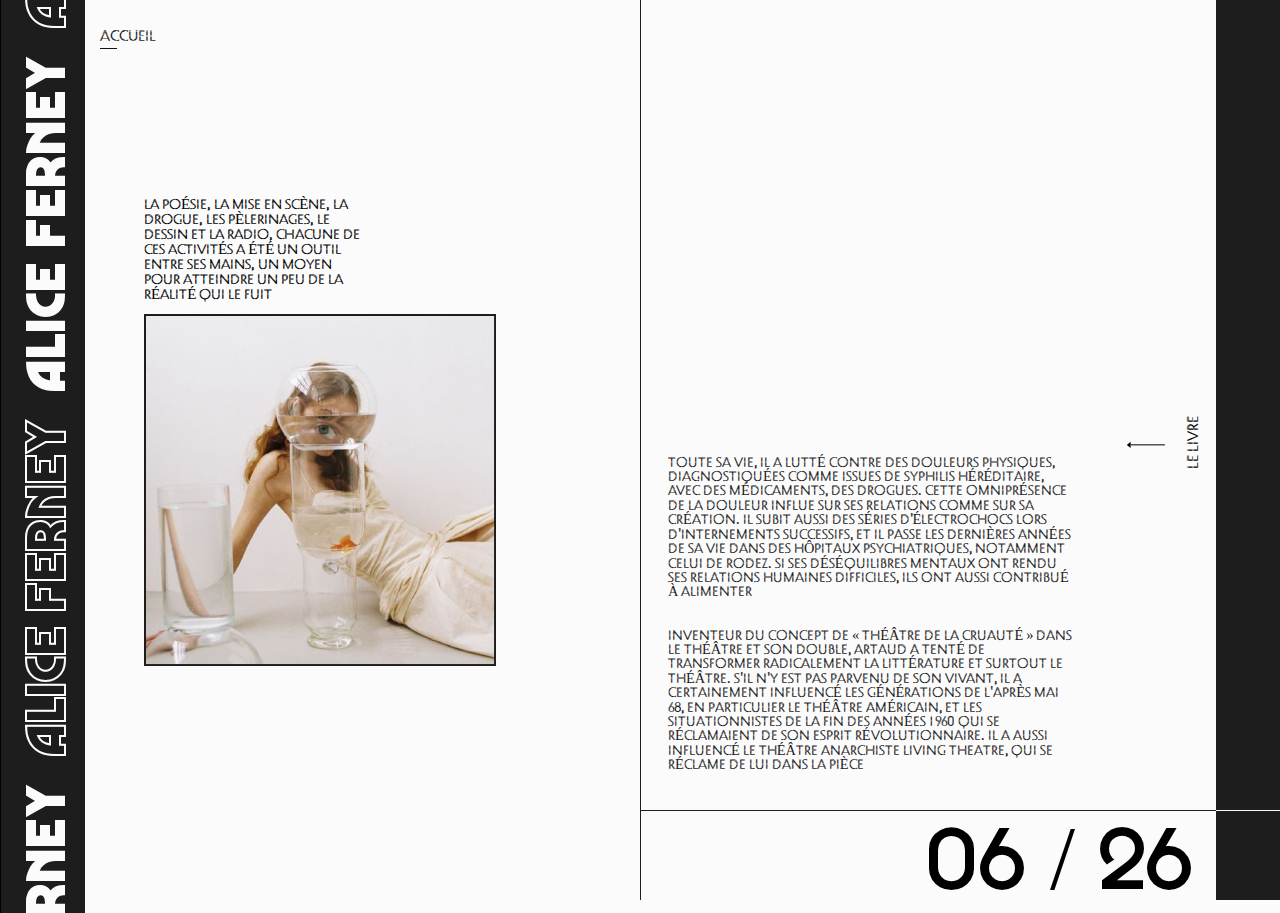
<file: f.html>
<!DOCTYPE html>
<html lang="fr">
<head>
<meta charset="utf-8" />

	<title>
	Antonin Artaud - Lignes plurielles
	</title>
	<style>
    	body { background-color: #fbfbfb; }
  	</style>
<link href="css/reset.css" rel="stylesheet" type="text/css" media="all"/>
<link href="css/style.css" rel="stylesheet" type="text/css" media="all"/>


</head>

<body class="lettre">
  

<div class="conteneurtextanim">
   <div class="marquee">
    <div class="track">
      <p>ALICE FERNEY&nbsp;&nbsp;<span class="defoncelettre">ALICE FERNEY&nbsp;&nbsp;</span>ALICE FERNEY&nbsp;&nbsp;<span class="defoncelettre">ALICE FERNEY&nbsp;&nbsp;</span>ALICE FERNEY&nbsp;&nbsp;<span class="defoncelettre">ALICE FERNEY&nbsp;&nbsp;</span>ALICE FERNEY&nbsp;&nbsp;<span class="defoncelettre">ALICE FERNEY&nbsp;&nbsp;</span>ALICE FERNEY&nbsp;&nbsp;<span class="defoncelettre">ALICE FERNEY&nbsp;&nbsp;</span>ALICE FERNEY&nbsp;&nbsp;<span class="defoncelettre">ALICE FERNEY&nbsp;&nbsp;</span>ALICE FERNEY&nbsp;&nbsp;<span class="defoncelettre">ALICE FERNEY&nbsp;&nbsp;</span>ALICE FERNEY&nbsp;&nbsp;<span class="defoncelettre">ALICE FERNEY&nbsp;&nbsp;</span>ALICE FERNEY&nbsp;&nbsp;<span class="defoncelettre">ALICE FERNEY&nbsp;&nbsp;</span>ALICE FERNEY&nbsp;&nbsp;<span class="defoncelettre">ALICE FERNEY&nbsp;&nbsp;</span>ALICE FERNEY&nbsp;&nbsp;<span class="defoncelettre">ALICE FERNEY&nbsp;&nbsp;</span>ALICE FERNEY&nbsp;&nbsp;<span class="defoncelettre">ALICE FERNEY&nbsp;&nbsp;</span>ALICE FERNEY&nbsp;&nbsp;<span class="defoncelettre">ALICE FERNEY&nbsp;&nbsp;</span>ALICE FERNEY&nbsp;&nbsp;<span class="defoncelettre">ALICE FERNEY&nbsp;&nbsp;</span>ALICE FERNEY&nbsp;&nbsp;<span class="defoncelettre">ALICE FERNEY&nbsp;&nbsp;</span>ALICE FERNEY&nbsp;&nbsp;<span class="defoncelettre">ALICE FERNEY&nbsp;&nbsp;</span>ALICE FERNEY&nbsp;&nbsp;<span class="defoncelettre">ALICE FERNEY&nbsp;&nbsp;</span>ALICE FERNEY&nbsp;&nbsp;<span class="defoncelettre">ALICE FERNEY&nbsp;&nbsp;</span>ALICE FERNEY&nbsp;&nbsp;<span class="defoncelettre">ALICE FERNEY&nbsp;&nbsp;</span>ALICE FERNEY&nbsp;&nbsp;<span class="defoncelettre">ALICE FERNEY&nbsp;&nbsp;</span>ALICE FERNEY&nbsp;&nbsp;<span class="defoncelettre">ALICE FERNEY&nbsp;&nbsp;</span></p>
    </div>
  </div>
 </div>

  <div class="corps" STYLE="TEXT-TRANSFORM: UPPERCASE;">
    <div class="discoverbook">
    <svg xmlns="http://www.w3.org/2000/svg" xmlns:xlink="http://www.w3.org/1999/xlink" x="0px" y="0px" width="40px" height="10px" viewBox="0 0 39.7 9.1" style="transform:rotate(180deg)" xml:space="preserve">
                    <polygon points="35.1,5.1 35.1,7.7 38.9,4.6 35.1,1.6 35.1,4.2 "></polygon>
                    <rect x="1.1" y="4.2" width="34.1" height="1"></rect>
     </svg>
    <p>LE&nbsp;LIVRE</p>
    </div>

    <div id="classauteur" class="auteur">
            <div class="colune">
                 <a href="index.html">accueil</a>
                <p style="height: : 100vh;width: 50vw;">&nbsp;</p>
                <p class="colunep">La poésie, la mise en scène, la drogue, les pèlerinages, le dessin et la radio, chacune de ces activités a été un outil entre ses mains, un moyen pour atteindre un peu de la réalité qui le fuit </p>
                <img class="imgauteur" src="css/img/photoauteurf.png">
            </div>
            <div class="coldeux">
                
                <div class="top">
                    <p>&nbsp;</p>
                    <h4>Toute sa vie, il a lutté contre des douleurs physiques, diagnostiquées comme issues de syphilis héréditaire, avec des médicaments, des drogues. Cette omniprésence de la douleur influe sur ses relations comme sur sa création. Il subit aussi des séries d'électrochocs lors d'internements successifs, et il passe les dernières années de sa vie dans des hôpitaux psychiatriques, notamment celui de Rodez. Si ses déséquilibres mentaux ont rendu ses relations humaines difficiles, ils ont aussi contribué à alimenter<br/>
            <br/>
            <br/>
            Inventeur du concept de « théâtre de la cruauté » dans Le Théâtre et son double, Artaud a tenté de transformer radicalement la littérature et surtout le théâtre. S'il n'y est pas parvenu de son vivant, il a certainement influencé les générations de l'après Mai 68, en particulier le théâtre américain, et les situationnistes de la fin des années 1960 qui se réclamaient de son esprit révolutionnaire. Il a aussi influencé le théâtre anarchiste Living Theatre, qui se réclame de lui dans la pièce 
            </h4>
                </div>
                <div class="bottom">
                    
                    <p>06&nbsp;/&nbsp;26</p>
                </div>

            </div>
        
    </div>
    <div class="livre">
        <div class="top">
             <a href="#classauteur">L'auteur</a>
        <div class="titleanimate">
        <section class="alternatelivre">
            <h4>LIGNES PLURIELLES</h4>
            <h1 class="titre1">L'Abecedaire</h1>
            <h1 class="titre2">test</h1>
            <h1 class="titre3">blablabla</h1>
        </section>

        <section class="alternatelivre" style="transform: translateY(-61%);">
            <h4>LIGNES PLURIELLES</h4>
            <h1 class="titre1">L'Abecedaire</h1>
            <h1 class="titre2">test</h1>
            <h1 class="titre3">blablabla</h1>
        </section>
    </div>

        <div class="livretext">
            <h1 >van gogh le suicide<br/> de la sociEtE</h1>
            <h4>Appartenant a cette categorie de lecteurs annotant, sur-lignant, soulignant et prenant des notes (n’en deplaisent aux amateurs de livres sous cloche), j’ai accumulé durant mes courtes annees de vie une quantite astronomique de mots archives entre deux chapitres dont je ne sais quoi faire. Persuadee de la grandeur des mots et de leurs resonances multiples, je souhaite ici vous partager pour chaque auteur une ou deux phrases qui, J’espere, sauront vous eveiller votre curiosite.<br/>
            <br/>
            <br/>
            Appartenant a cette categorie de lecteurs annotant, sur-lignant, soulignant et prenant des notes (n’en deplaisent aux amateurs de livres sous cloche), j’ai accumulé durant mes courtes annees de vie une quantite astronomique de mots archives entre deux chapitres dont je ne sais quoi faire. Persuadee de la grandeur des mots et de leurs resonances multiples, je souhaite ici vous partager pour chaque auteur une ou deux phrases qui, J’espere, sauront vous eveiller votre curiosite.
            </h4>
        </div>
            <p class="dividerletter">&nbsp;</p>
    </div>


 
    <div class="bottom">
         <p class="dividerauteur" >&nbsp;</p>
    </div>

<svg xmlns="http://www.w3.org/2000/svg" width="299.91" height="320.798" viewBox="0 0 299.91 320.798">
  <g id="spine" transform="translate(-0.04)">
    <path id="Tracé_3" data-name="Tracé 3" d="M130.33,59.728,132.1,58.58l7.654,12.1,5.756-3.62,1.112,1.766-7.566,4.759Z" transform="translate(-33.132 -24.679)" fill="#fcfcfc"/>
    <path id="Tracé_4" data-name="Tracé 4" d="M141.53,52.858l1.854-1.068L151.542,66l-1.854,1.068Z" transform="translate(-34.444 -23.883)" fill="#fcfcfc"/>
    <path id="Tracé_5" data-name="Tracé 5" d="M158.1,60.793a8.52,8.52,0,0,1-4.229-1.183,7.257,7.257,0,0,1-2.878-3.028,7.452,7.452,0,0,1-.812-3.478,9.155,9.155,0,0,1,.733-3.6,8.007,8.007,0,0,1,2.092-2.834,7.593,7.593,0,0,1,1.254-.953c.424-.256.971-.556,1.651-.883l1.324-.671.945,1.863-1.324.671c-.627.327-1.13.6-1.51.83a6.806,6.806,0,0,0-1.068.83,6.233,6.233,0,0,0-1.457,2.172,6.727,6.727,0,0,0-.5,2.649,5.43,5.43,0,0,0,.592,2.5,5.3,5.3,0,0,0,2.163,2.234,6.559,6.559,0,0,0,3.214.883,7.222,7.222,0,0,0,3.443-.821l1.1-.565-2.719-5.3,1.907-.971,3.673,7.178-2.984,1.527A9.6,9.6,0,0,1,158.1,60.793Z" transform="translate(-35.458 -22.989)" fill="#fcfcfc"/>
    <path id="Tracé_6" data-name="Tracé 6" d="M163,41.271a10.938,10.938,0,0,1,7.292-.441,9.217,9.217,0,0,1,3.187,1.616l-.159-.371-1.854-4.414,1.978-.83,6.33,15.159-1.969.83-2.048-4.829A8.661,8.661,0,0,0,169.9,42.9a9.447,9.447,0,0,0-4.017-.168l5.438,12.793-1.969.883Z" transform="translate(-36.96 -22.131)" fill="#fcfcfc"/>
    <path id="Tracé_7" data-name="Tracé 7" d="M179,34.841l9.6-3.311.689,1.978L181.7,36.156l1.642,4.741,5.527-1.907.653,1.907L184,42.8l1.686,4.882,7.575-2.649.68,1.978-9.6,3.311Z" transform="translate(-38.834 -21.51)" fill="#fcfcfc"/>
    <path id="Tracé_8" data-name="Tracé 8" d="M197.057,44.029l4.467-1.245a3.32,3.32,0,0,0,1.863-1.148,1.925,1.925,0,0,0,.318-1.766,2.048,2.048,0,0,0-.883-1.2,3.964,3.964,0,0,0-1.766-.556h-.247l-2.092-.335a14.85,14.85,0,0,1-1.536-.3,3.752,3.752,0,0,1-1.969-1.068,4.273,4.273,0,0,1-1.1-1.872,3.973,3.973,0,0,1,.238-2.852,4.653,4.653,0,0,1,2.119-2.145,5.5,5.5,0,0,1,1.086-.459c.388-.132.777-.247,1.165-.353l2.189-.609.556,2.013-2.737.768a3.973,3.973,0,0,0-2.084,1.245A2.039,2.039,0,0,0,197,35.059a3.532,3.532,0,0,0,1.66.6h.132q.768.132,1.722.265l1.942.309a4.167,4.167,0,0,1,2.128,1.086,4.52,4.52,0,0,1,1.254,2.1,3.938,3.938,0,0,1,0,2.26,4.105,4.105,0,0,1-1.324,1.9,6.357,6.357,0,0,1-2.454,1.21l-4.414,1.236Z" transform="translate(-40.585 -21.11)" fill="#fcfcfc"/>
    <path id="Tracé_9" data-name="Tracé 9" d="M214.83,24.973l2.057-.362c.415-.079.777-.141,1.095-.185s.618-.088.883-.124a8.387,8.387,0,0,1,3.443.3,5.765,5.765,0,0,1,2.551,1.589A5.421,5.421,0,0,1,226.183,29a5.535,5.535,0,0,1-.327,3.249,6.074,6.074,0,0,1-2.048,2.569,8.669,8.669,0,0,1-3.593,1.439l-1.121.2.768,4.264-2.11.38Zm5,9.27a6.065,6.065,0,0,0,2.41-.953,4.511,4.511,0,0,0,1.571-1.713,3.426,3.426,0,0,0,.283-2.216,3.532,3.532,0,0,0-1.033-2.039,3.823,3.823,0,0,0-1.969-.98,6.948,6.948,0,0,0-2.525,0l-1.245.221,1.413,7.866Z" transform="translate(-43.031 -20.656)" fill="#fcfcfc"/>
    <path id="Tracé_10" data-name="Tracé 10" d="M229.93,22.486l2.128-.256,1.686,14.2,6.763-.812.247,2.084-8.89,1.1Z" transform="translate(-44.8 -20.42)" fill="#fcfcfc"/>
    <path id="Tracé_11" data-name="Tracé 11" d="M245.867,36.586a5.738,5.738,0,0,1-2.34-2.34,8.828,8.828,0,0,1-1.006-3.805L242,21.013l2.137-.132.512,9.438a5.756,5.756,0,0,0,1.333,3.717,3.6,3.6,0,0,0,2.975,1.157,3.673,3.673,0,0,0,2.86-1.5,5.721,5.721,0,0,0,.883-3.849l-.556-9.438,2.163-.124.565,9.464a8.828,8.828,0,0,1-.547,3.893,5.739,5.739,0,0,1-2.048,2.6,6.092,6.092,0,0,1-3.214,1.015,5.977,5.977,0,0,1-3.2-.662Z" transform="translate(-46.214 -20.192)" fill="#fcfcfc"/>
    <path id="Tracé_12" data-name="Tracé 12" d="M260.325,20.18h3.567a7.827,7.827,0,0,1,1.068.044,7.742,7.742,0,0,1,3.214.83,5.121,5.121,0,0,1,2.843,4.891,5.429,5.429,0,0,1-.371,1.969,4.989,4.989,0,0,1-1.006,1.571,4.635,4.635,0,0,1-1.571,1.13,4.953,4.953,0,0,1,2.181,2.216,7.231,7.231,0,0,1,.706,3.408v.5h-2.145v-.5a5.9,5.9,0,0,0-.406-2.278,4,4,0,0,0-1.245-1.713,3.125,3.125,0,0,0-1.88-.662l-2.993-.088-.088,5.094H260.06Zm4.026,9.473a6.357,6.357,0,0,0,2.242-.353,3.461,3.461,0,0,0,1.633-1.227,3.531,3.531,0,0,0,.618-2.031,3.2,3.2,0,0,0-1.2-2.843,5.394,5.394,0,0,0-3.143-.936h-2.066l-.124,7.381Z" transform="translate(-48.33 -20.18)" fill="#fcfcfc"/>
    <path id="Tracé_13" data-name="Tracé 13" d="M276.3,20.6l2.145.124-.945,16.35-2.137-.124Z" transform="translate(-50.122 -20.229)" fill="#fcfcfc"/>
    <path id="Tracé_14" data-name="Tracé 14" d="M282.78,21l10.1,1.033-.212,2.075-7.946-.8-.512,4.988,5.818.592-.2,2-5.818-.592-.521,5.138,7.946.812-.212,2.084L281.12,37.3Z" transform="translate(-50.797 -20.276)" fill="#fcfcfc"/>
    <path id="Tracé_15" data-name="Tracé 15" d="M297.773,22.67l2.119.344L297.606,37.14l6.718,1.086-.335,2.057-8.829-1.421Z" transform="translate(-52.442 -20.472)" fill="#fcfcfc"/>
    <path id="Tracé_16" data-name="Tracé 16" d="M310.8,24.92l2.092.45-3.055,13.967,6.648,1.448-.441,2.048L307.3,40.882Z" transform="translate(-53.864 -20.735)" fill="#fcfcfc"/>
    <path id="Tracé_17" data-name="Tracé 17" d="M323.757,27.88l9.773,2.754-.565,2.013-7.751-2.172-1.36,4.829,5.633,1.58-.547,1.942-5.633-1.589-1.395,4.979,7.716,2.172-.565,2.013-9.773-2.754Z" transform="translate(-55.269 -21.082)" fill="#fcfcfc"/>
    <path id="Tracé_18" data-name="Tracé 18" d="M333.207,45.692l4.414,1.527a3.346,3.346,0,0,0,2.189.124,1.907,1.907,0,0,0,1.245-1.245,2.066,2.066,0,0,0,0-1.474,3.842,3.842,0,0,0-1.13-1.466.486.486,0,0,1-.1-.088l-.079-.079-1.536-1.466a15.145,15.145,0,0,1-1.086-1.13,3.8,3.8,0,0,1-1.015-2,4.415,4.415,0,0,1,.168-2.163,3.973,3.973,0,0,1,1.827-2.207,4.67,4.67,0,0,1,2.958-.556,6.267,6.267,0,0,1,1.156.238l1.165.38,2.136.742-.689,1.978-2.649-.936a4.079,4.079,0,0,0-2.5-.2,2,2,0,0,0-1.448,1.315,1.924,1.924,0,0,0,0,1.3,3.531,3.531,0,0,0,1.024,1.43h.106c.371.362.794.759,1.262,1.2s.945.883,1.421,1.36a4.158,4.158,0,0,1,1.139,2.119,4.414,4.414,0,0,1-.168,2.437,3.822,3.822,0,0,1-1.3,1.854,4.07,4.07,0,0,1-2.163.812,6.41,6.41,0,0,1-2.693-.38L332.51,47.6Z" transform="translate(-56.817 -21.732)" fill="#fcfcfc"/>
    <path id="Tracé_19" data-name="Tracé 19" d="M354.2,49.537a2.649,2.649,0,1,1,1.368,3.47A2.649,2.649,0,0,1,354.2,49.537Z" transform="translate(-59.333 -23.431)" fill="#fcfcfc"/>
    <path id="Tracé_80" data-name="Tracé 80" d="M60.321,381.759H52.675c-.2-.362-.413.265-.546,0a5.247,5.247,0,0,1-.839-2.578,5.6,5.6,0,0,1,4.653-5.615,4.891,4.891,0,0,1,1.863.071,4.67,4.67,0,0,1,1.722.812,4.962,4.962,0,0,1,.795-3.011,7.151,7.151,0,0,1,2.578-2.331l.433-.247,1.059,1.863-.433.247a5.81,5.81,0,0,0-1.766,1.5,3.991,3.991,0,0,0-.883,1.942,3.064,3.064,0,0,0,.388,1.96l1.483,2.6,4.414-2.516,1.059,1.863Zm.221-3.62a6.013,6.013,0,0,0-1.439-1.766,3.355,3.355,0,0,0-1.889-.768,3.531,3.531,0,0,0-2.066.494,3.187,3.187,0,0,0-1.836,2.481,5.3,5.3,0,0,0,.795,3.178h1.246l6.2-1.881Z" transform="translate(-23.873 -61.028)" fill="#fcfcfc"/>
    <path id="Tracé_81" data-name="Tracé 81" d="M46.945,373.382,46,371.466l14.6-7.416.971,1.907Z" transform="translate(-23.253 -60.464)" fill="#fcfcfc"/>
    <path id="Tracé_82" data-name="Tracé 82" d="M43.534,366.631l-4.194-9.243,1.907-.883,3.311,7.3,4.564-2.075-2.41-5.3,1.836-.83,2.41,5.3,4.706-2.137-3.311-7.292,1.907-.883,4.2,9.288Z" transform="translate(-22.473 -58.887)" fill="#fcfcfc"/>
    <path id="Tracé_83" data-name="Tracé 83" d="M37.828,352.9l-.768-2,13.349-5.12-2.437-6.348,1.951-.75,3.2,8.352Z" transform="translate(-22.206 -57.493)" fill="#fcfcfc"/>
    <path id="Tracé_84" data-name="Tracé 84" d="M33.173,340.492l-.653-2.022,13.6-4.414-2.084-6.48,2-.636,2.737,8.52Z" transform="translate(-21.674 -56.117)" fill="#fcfcfc"/>
    <path id="Tracé_85" data-name="Tracé 85" d="M28.925,327.664,26.4,317.829l2.022-.521,2.039,7.76,4.865-1.245-1.457-5.668,1.951-.5,1.457,5.668,5.006-1.289-2-7.76,2.031-.521,2.525,9.835Z" transform="translate(-20.957 -54.571)" fill="#fcfcfc"/>
    <path id="Tracé_86" data-name="Tracé 86" d="M39.512,310.779l-.883-4.555a3.32,3.32,0,0,0-.989-1.951,1.933,1.933,0,0,0-1.7-.45,2.083,2.083,0,0,0-1.271.742,3.9,3.9,0,0,0-.689,1.713v.247c-.194.768-.362,1.457-.494,2.057a15.263,15.263,0,0,1-.433,1.51,3.885,3.885,0,0,1-1.218,1.88,4.132,4.132,0,0,1-1.96.936,3.991,3.991,0,0,1-2.825-.459,4.706,4.706,0,0,1-1.96-2.278,5.756,5.756,0,0,1-.371-1.121c-.1-.406-.185-.8-.256-1.2L24,305.615l2.048-.4.547,2.8a3.964,3.964,0,0,0,1.077,2.251,2.039,2.039,0,0,0,2.94-.132,3.69,3.69,0,0,0,.724-1.6.115.115,0,0,1,0-.053.3.3,0,0,0,0-.079c.132-.5.265-1.068.406-1.7s.3-1.262.468-1.916a4.158,4.158,0,0,1,1.254-2.048,4.414,4.414,0,0,1,2.189-1.077,3.893,3.893,0,0,1,2.26.185,4.149,4.149,0,0,1,1.766,1.466,6.454,6.454,0,0,1,1.033,2.525l.883,4.529Z" transform="translate(-20.676 -53.146)" fill="#fcfcfc"/>
    <path id="Tracé_87" data-name="Tracé 87" d="M32.765,291.97a2.649,2.649,0,1,1,2.3-2.922,2.648,2.648,0,0,1-2.3,2.922Z" transform="translate(-21.354 -51.402)" fill="#fcfcfc"/>
    <path id="Tracé_88" data-name="Tracé 88" d="M20.638,276.885l-.088-2.137,14.276-.583-.274-6.8,2.092-.088.362,8.934Z" transform="translate(-20.272 -49.128)" fill="#fcfcfc"/>
    <path id="Tracé_89" data-name="Tracé 89" d="M20.28,265.041V262.9l16.377-.265v2.137Z" transform="translate(-20.24 -48.584)" fill="#fcfcfc"/>
    <path id="Tracé_90" data-name="Tracé 90" d="M35.724,253.624a8.546,8.546,0,0,1-3.125,3.1,7.372,7.372,0,0,1-4.061,1,7.522,7.522,0,0,1-3.417-1.024,8.988,8.988,0,0,1-2.763-2.419,7.857,7.857,0,0,1-1.474-3.249,7.751,7.751,0,0,1-.2-1.563v-1.88l.071-1.483,2.092.1-.035,1.5c0,.706-.044,1.289,0,1.766a6.312,6.312,0,0,0,1.36,3.681,6.7,6.7,0,0,0,2.022,1.766,5.553,5.553,0,0,0,2.463.724,5.386,5.386,0,0,0,3.011-.768,6.613,6.613,0,0,0,2.331-2.375,7.257,7.257,0,0,0,1-3.4l.053-1.236-5.959-.283.1-2.137,8.052.38-.15,3.346a9.5,9.5,0,0,1-1.36,4.458Z" transform="translate(-20.287 -46.569)" fill="#fcfcfc"/>
    <path id="Tracé_91" data-name="Tracé 91" d="M21.21,239.449a10.859,10.859,0,0,1,1.051-3.531,11.028,11.028,0,0,1,2.172-3,9.182,9.182,0,0,1,2.993-1.969l-.406-.044-4.723-.565.247-2.128,16.271,1.933-.256,2.128-5.209-.618a8.67,8.67,0,0,0-7.328,2.569,9.42,9.42,0,0,0-2.136,3.408l13.843,1.642-.256,2.128Z" transform="translate(-20.349 -44.551)" fill="#fcfcfc"/>
    <path id="Tracé_92" data-name="Tracé 92" d="M23.44,222.4l1.872-9.985,2.057.388-1.483,7.875,4.935.883,1.059-5.7,1.978.371-1.095,5.747,5.076.953,1.483-7.875,2.048.388L39.5,225.414Z" transform="translate(-20.61 -42.7)" fill="#fcfcfc"/>
    <path id="Tracé_93" data-name="Tracé 93" d="M40.291,211.575l1.13-4.476a3.3,3.3,0,0,0-.071-2.189A1.925,1.925,0,0,0,40,203.78a2.039,2.039,0,0,0-1.466.141,3.841,3.841,0,0,0-1.36,1.254l-.079.106a.344.344,0,0,1-.071.088c-.5.618-.945,1.174-1.324,1.66a13.221,13.221,0,0,1-1.024,1.183,3.832,3.832,0,0,1-1.9,1.183,4.344,4.344,0,0,1-2.181,0,3.982,3.982,0,0,1-2.357-1.624,4.679,4.679,0,0,1-.821-2.887,6.869,6.869,0,0,1,.141-1.174c.088-.406.177-.8.274-1.192l.556-2.207,2.022.512-.715,2.746a4.026,4.026,0,0,0,0,2.5,2.013,2.013,0,0,0,1.43,1.245,1.986,1.986,0,0,0,1.289-.115,3.585,3.585,0,0,0,1.342-1.148.044.044,0,0,1,0-.044.3.3,0,0,0,0-.071c.327-.406.689-.883,1.086-1.368s.8-1.015,1.227-1.536a4.158,4.158,0,0,1,2.013-1.324,4.591,4.591,0,0,1,2.445-.053,3.964,3.964,0,0,1,1.96,1.13,4.149,4.149,0,0,1,1,2.084,6.4,6.4,0,0,1-.141,2.719l-1.121,4.476Z" transform="translate(-21.076 -41.282)" fill="#fcfcfc"/>
    <path id="Tracé_94" data-name="Tracé 94" d="M32.28,186.487l.7-1.978c.141-.4.265-.742.38-1.042s.23-.574.344-.839a8.484,8.484,0,0,1,1.969-2.834,5.845,5.845,0,0,1,2.649-1.43,5.57,5.57,0,0,1,3.1.238,5.633,5.633,0,0,1,2.649,1.889,6.074,6.074,0,0,1,1.21,3.081,8.555,8.555,0,0,1-.53,3.832l-.353,1.077,4.079,1.439-.706,2.022Zm10.524.238a6.074,6.074,0,0,0,.362-2.569,4.538,4.538,0,0,0-.715-2.189,3.478,3.478,0,0,0-1.766-1.342,3.576,3.576,0,0,0-2.278-.115,3.893,3.893,0,0,0-1.828,1.227,7,7,0,0,0-1.236,2.207l-.424,1.192,7.54,2.649Z" transform="translate(-21.646 -38.697)" fill="#fcfcfc"/>
    <path id="Tracé_95" data-name="Tracé 95" d="M37.54,172.823l.83-1.978L51.542,176.4l2.649-6.268,1.933.812-3.478,8.246Z" transform="translate(-22.262 -37.747)" fill="#fcfcfc"/>
    <path id="Tracé_96" data-name="Tracé 96" d="M57.739,164.867a5.739,5.739,0,0,1-3.187.883,8.757,8.757,0,0,1-3.805-1.006l-8.467-4.211.945-1.925L51.7,162.8a5.712,5.712,0,0,0,3.885.689,3.531,3.531,0,0,0,2.472-2,3.629,3.629,0,0,0,.124-3.231,5.721,5.721,0,0,0-2.9-2.649l-8.467-4.194.962-1.942,8.467,4.194a8.723,8.723,0,0,1,3.108,2.41,5.739,5.739,0,0,1,1.227,3.028,6.18,6.18,0,0,1-.68,3.3,6.021,6.021,0,0,1-2.154,2.463Z" transform="translate(-22.817 -35.326)" fill="#fcfcfc"/>
    <path id="Tracé_97" data-name="Tracé 97" d="M50.6,144.671l1.068-1.828c.283-.477.53-.883.733-1.254a7.826,7.826,0,0,1,.565-.883,7.672,7.672,0,0,1,2.313-2.384,5.4,5.4,0,0,1,2.737-.883,5.465,5.465,0,0,1,2.913.821,5.7,5.7,0,0,1,1.5,1.262,4.776,4.776,0,0,1,.883,1.651,4.511,4.511,0,0,1,.159,1.889,4.909,4.909,0,0,1,3.011-.8,7.2,7.2,0,0,1,3.3,1.059l.433.256-1.086,1.845-.433-.256a5.924,5.924,0,0,0-2.181-.768,4.07,4.07,0,0,0-2.1.247,3.09,3.09,0,0,0-1.5,1.307l-1.5,2.578,4.414,2.578-1.1,1.836Zm10.223,1.148a6.18,6.18,0,0,0,.795-2.119,3.426,3.426,0,0,0-.265-2.022,3.531,3.531,0,0,0-1.457-1.545,3.231,3.231,0,0,0-3.063-.353,5.4,5.4,0,0,0-2.348,2.278l-1.042,1.766,6.339,3.761Z" transform="translate(-23.792 -33.917)" fill="#fcfcfc"/>
    <path id="Tracé_98" data-name="Tracé 98" d="M59,131.576l1.174-1.766,13.72,8.952-1.165,1.766Z" transform="translate(-24.776 -33.023)" fill="#fcfcfc"/>
    <path id="Tracé_99" data-name="Tracé 99" d="M62.53,125.235l5.915-8.255,1.7,1.218-4.67,6.515,4.079,2.922,3.408-4.75L74.6,124.06l-3.408,4.75,4.194,3.011,4.67-6.507,1.7,1.218-5.924,8.246Z" transform="translate(-25.19 -31.52)" fill="#fcfcfc"/>
    <path id="Tracé_100" data-name="Tracé 100" d="M71.55,113.779l1.342-1.669,11.106,9,4.282-5.3,1.624,1.315-5.6,6.983Z" transform="translate(-26.246 -30.95)" fill="#fcfcfc"/>
    <path id="Tracé_101" data-name="Tracé 101" d="M80,103.519l1.439-1.589,10.594,9.588,4.564-5.05,1.554,1.4-6,6.63Z" transform="translate(-27.236 -29.757)" fill="#fcfcfc"/>
    <path id="Tracé_102" data-name="Tracé 102" d="M89.1,92.906l7.248-7.116,1.492,1.492L92.119,92.9l3.531,3.531,4.176-4.1,1.413,1.439-4.167,4.1,3.62,3.681,5.712-5.615,1.421,1.519-7.239,7.125Z" transform="translate(-28.302 -27.866)" fill="#fcfcfc"/>
    <path id="Tracé_103" data-name="Tracé 103" d="M109.394,93.6l3.531-3.046a3.311,3.311,0,0,0,1.192-1.836,1.942,1.942,0,0,0-.468-1.7,2.084,2.084,0,0,0-1.28-.724,4.008,4.008,0,0,0-1.827.265H110.3l-2.031.6a13.8,13.8,0,0,1-1.518.388,3.84,3.84,0,0,1-2.234-.106,4.185,4.185,0,0,1-1.766-1.227,3.911,3.911,0,0,1-1.015-2.649,4.706,4.706,0,0,1,.98-2.843,6.065,6.065,0,0,1,.786-.883q.45-.424.883-.821L106.1,77.52l1.377,1.571-2.154,1.872a4.008,4.008,0,0,0-1.4,2.066,2.039,2.039,0,0,0,1.589,2.481,3.638,3.638,0,0,0,1.766-.177h.115l1.669-.5c.618-.194,1.245-.38,1.889-.556a4.123,4.123,0,0,1,2.4.053,4.458,4.458,0,0,1,2.039,1.36,3.893,3.893,0,0,1,.962,2.048,4.043,4.043,0,0,1-.371,2.278,6.33,6.33,0,0,1-1.66,2.154L110.8,95.177Z" transform="translate(-29.783 -26.897)" fill="#fcfcfc"/>
    <path id="Tracé_104" data-name="Tracé 104" d="M122.818,78.2a2.649,2.649,0,1,1,3.69.521A2.649,2.649,0,0,1,122.818,78.2Z" transform="translate(-32.189 -26.478)" fill="#fcfcfc"/>
  </g>
</svg>

 </div>

</body>
</html>
</file>
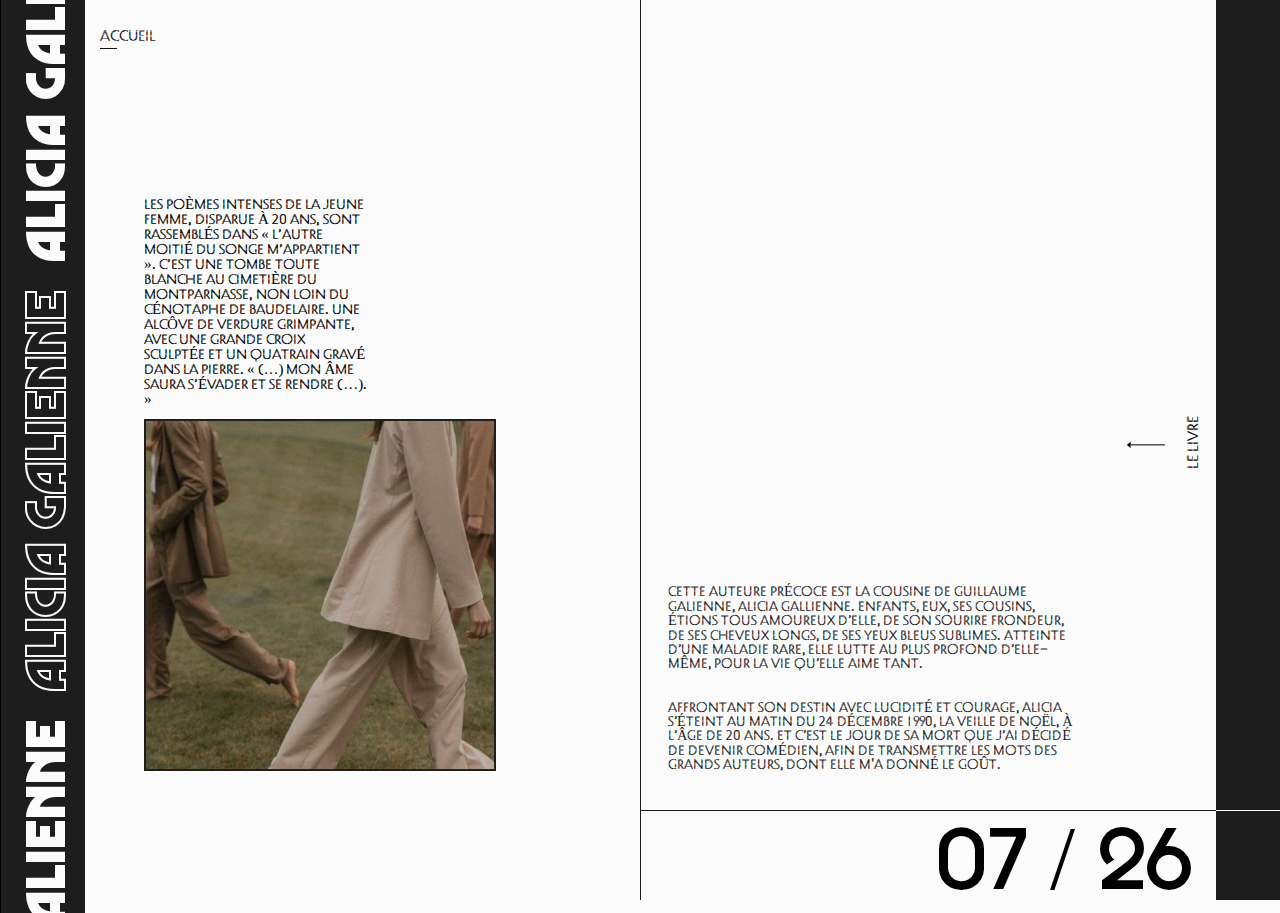
<file: g.html>
<!DOCTYPE html>
<html lang="fr">
<head>
<meta charset="utf-8" />

	<title>
	Alicia Galienne - Lignes plurielles
	</title>
	<style>
    	body { background-color: #fbfbfb; }
  	</style>
<link href="css/reset.css" rel="stylesheet" type="text/css" media="all"/>
<link href="css/style.css" rel="stylesheet" type="text/css" media="all"/>


</head>

<body class="lettre">
  

<div class="conteneurtextanim">
   <div class="marquee">
    <div class="track">
      <p>ALICIA GALIENNE&nbsp;&nbsp;<span class="defoncelettre">ALICIA GALIENNE&nbsp;&nbsp;</span>ALICIA GALIENNE&nbsp;&nbsp;<span class="defoncelettre">ALICIA GALIENNE&nbsp;&nbsp;</span>ALICIA GALIENNE&nbsp;&nbsp;<span class="defoncelettre">ALICIA GALIENNE&nbsp;&nbsp;</span>ALICIA GALIENNE&nbsp;&nbsp;<span class="defoncelettre">ALICIA GALIENNE&nbsp;&nbsp;</span>ALICIA GALIENNE&nbsp;&nbsp;<span class="defoncelettre">ALICIA GALIENNE&nbsp;&nbsp;</span>ALICIA GALIENNE&nbsp;&nbsp;<span class="defoncelettre">ALICIA GALIENNE&nbsp;&nbsp;</span>ALICIA GALIENNE&nbsp;&nbsp;<span class="defoncelettre">ALICIA GALIENNE&nbsp;&nbsp;</span>ALICIA GALIENNE&nbsp;&nbsp;<span class="defoncelettre">ALICIA GALIENNE&nbsp;&nbsp;</span>ALICIA GALIENNE&nbsp;&nbsp;<span class="defoncelettre">ALICIA GALIENNE&nbsp;&nbsp;</span>ALICIA GALIENNE&nbsp;&nbsp;<span class="defoncelettre">ALICIA GALIENNE&nbsp;&nbsp;</span>ALICIA GALIENNE&nbsp;&nbsp;<span class="defoncelettre">ALICIA GALIENNE&nbsp;&nbsp;</span>ALICIA GALIENNE&nbsp;&nbsp;<span class="defoncelettre">ALICIA GALIENNE&nbsp;&nbsp;</span>ALICIA GALIENNE&nbsp;&nbsp;<span class="defoncelettre">ALICIA GALIENNE&nbsp;&nbsp;</span>ALICIA GALIENNE&nbsp;&nbsp;<span class="defoncelettre">ALICIA GALIENNE&nbsp;&nbsp;</span>ALICIA GALIENNE&nbsp;&nbsp;<span class="defoncelettre">ALICIA GALIENNE&nbsp;&nbsp;</span>ALICIA GALIENNE&nbsp;&nbsp;<span class="defoncelettre">ALICIA GALIENNE&nbsp;&nbsp;</span>ALICIA GALIENNE&nbsp;&nbsp;<span class="defoncelettre">ALICIA GALIENNE&nbsp;&nbsp;</span>ALICIA GALIENNE&nbsp;&nbsp;<span class="defoncelettre">ALICIA GALIENNE&nbsp;&nbsp;</span>ALICIA GALIENNE&nbsp;&nbsp;<span class="defoncelettre">ALICIA GALIENNE&nbsp;&nbsp;</span>ALICIA GALIENNE&nbsp;&nbsp;<span class="defoncelettre">ALICIA GALIENNE&nbsp;&nbsp;</span>ALICIA GALIENNE&nbsp;&nbsp;<span class="defoncelettre">ALICIA GALIENNE&nbsp;&nbsp;</span></p>
    </div>
  </div>
 </div>

  <div class="corps" STYLE="TEXT-TRANSFORM: UPPERCASE;">
    <div class="discoverbook">
    <svg xmlns="http://www.w3.org/2000/svg" xmlns:xlink="http://www.w3.org/1999/xlink" x="0px" y="0px" width="40px" height="10px" viewBox="0 0 39.7 9.1" style="transform:rotate(180deg)" xml:space="preserve">
                    <polygon points="35.1,5.1 35.1,7.7 38.9,4.6 35.1,1.6 35.1,4.2 "></polygon>
                    <rect x="1.1" y="4.2" width="34.1" height="1"></rect>
     </svg>
    <p>LE&nbsp;LIVRE</p>
    </div>

    <div id="classauteur" class="auteur">
            <div class="colune">
                 <a href="index.html">accueil</a>
                <p style="height: : 100vh;width: 50vw;">&nbsp;</p>
                <p class="colunep">Les poèmes intenses de la jeune femme, disparue à 20 ans, sont rassemblés dans « L’autre moitié du songe m’appartient ».

C’est une tombe toute blanche au cimetière du Montparnasse, non loin du cénotaphe de Baudelaire. Une alcôve de verdure grimpante, avec une grande croix sculptée et un quatrain gravé dans la pierre. « (…) Mon âme saura s’évader et se rendre (…). »

 </p>
                <img class="imgauteur" src="css/img/photoauteurg.png">
            </div>
            <div class="coldeux">
                
                <div class="top">
                    <p>&nbsp;</p>
                    <h4>Cette auteure précoce est la cousine de Guillaume Galienne, Alicia Gallienne. Enfants, eux, ses cousins, étions tous amoureux d’elle, de son sourire frondeur, de ses cheveux longs, de ses yeux bleus sublimes. Atteinte d’une maladie rare, elle lutte au plus profond d’elle-même, pour la vie qu’elle aime tant.<br/>
            <br/>
            <br/>
            Affrontant son destin avec lucidité et courage, Alicia s’éteint au matin du 24 décembre 1990, la veille de Noël, à l’âge de 20 ans. Et c’est le jour de sa mort que j’ai décidé de devenir comédien, afin de transmettre les mots des grands auteurs, dont elle m'a donné le goût. 
            </h4>
                </div>
                <div class="bottom">
                    
                    <p>07&nbsp;/&nbsp;26</p>
                </div>

            </div>
        
    </div>
    <div class="livre">
        <div class="top">
             <a href="#classauteur">L'auteur</a>
        <div class="titleanimate">
        <section class="alternatelivre">
            <h4>Alicia galienne</h4>
            <h1 class="titre1">amoureuse</h1>
            <h1 class="titre2">etre lue</h1>
            <h1 class="titre3">poesie</h1>
        </section>

        <section class="alternatelivre" style="transform: translateY(-61%);">
            <h4>themes</h4>
            <h1 class="titre1">mains</h1>
            <h1 class="titre2">oiseaux</h1>
            <h1 class="titre3">l'eau</h1>
        </section>
    </div>

        <div class="livretext">
            <h1 >L'Autre moitie du<br/>songe m'appartient</h1>
            <h4>Appartenant a cette categorie de lecteurs annotant, sur-lignant, soulignant et prenant des notes (n’en deplaisent aux amateurs de livres sous cloche), j’ai accumulé durant mes courtes annees de vie une quantite astronomique de mots archives entre deux chapitres dont je ne sais quoi faire. Persuadee de la grandeur des mots et de leurs resonances multiples, je souhaite ici vous partager pour chaque auteur une ou deux phrases qui, J’espere, sauront vous eveiller votre curiosite.<br/>
            <br/>
            <br/>
            Appartenant a cette categorie de lecteurs annotant, sur-lignant, soulignant et prenant des notes (n’en deplaisent aux amateurs de livres sous cloche), j’ai accumulé durant mes courtes annees de vie une quantite astronomique de mots archives entre deux chapitres dont je ne sais quoi faire. Persuadee de la grandeur des mots et de leurs resonances multiples, je souhaite ici vous partager pour chaque auteur une ou deux phrases qui, J’espere, sauront vous eveiller votre curiosite.
            </h4>
        </div>
            <p class="dividerletter">&nbsp;</p>
    </div>


 
    <div class="bottom">
         <p class="dividerauteur" >&nbsp;</p>
    </div>

<svg xmlns="http://www.w3.org/2000/svg" width="299.91" height="320.798" viewBox="0 0 299.91 320.798">
  <g id="spine" transform="translate(-0.04)">
    <path id="Tracé_3" data-name="Tracé 3" d="M130.33,59.728,132.1,58.58l7.654,12.1,5.756-3.62,1.112,1.766-7.566,4.759Z" transform="translate(-33.132 -24.679)" fill="#fcfcfc"/>
    <path id="Tracé_4" data-name="Tracé 4" d="M141.53,52.858l1.854-1.068L151.542,66l-1.854,1.068Z" transform="translate(-34.444 -23.883)" fill="#fcfcfc"/>
    <path id="Tracé_5" data-name="Tracé 5" d="M158.1,60.793a8.52,8.52,0,0,1-4.229-1.183,7.257,7.257,0,0,1-2.878-3.028,7.452,7.452,0,0,1-.812-3.478,9.155,9.155,0,0,1,.733-3.6,8.007,8.007,0,0,1,2.092-2.834,7.593,7.593,0,0,1,1.254-.953c.424-.256.971-.556,1.651-.883l1.324-.671.945,1.863-1.324.671c-.627.327-1.13.6-1.51.83a6.806,6.806,0,0,0-1.068.83,6.233,6.233,0,0,0-1.457,2.172,6.727,6.727,0,0,0-.5,2.649,5.43,5.43,0,0,0,.592,2.5,5.3,5.3,0,0,0,2.163,2.234,6.559,6.559,0,0,0,3.214.883,7.222,7.222,0,0,0,3.443-.821l1.1-.565-2.719-5.3,1.907-.971,3.673,7.178-2.984,1.527A9.6,9.6,0,0,1,158.1,60.793Z" transform="translate(-35.458 -22.989)" fill="#fcfcfc"/>
    <path id="Tracé_6" data-name="Tracé 6" d="M163,41.271a10.938,10.938,0,0,1,7.292-.441,9.217,9.217,0,0,1,3.187,1.616l-.159-.371-1.854-4.414,1.978-.83,6.33,15.159-1.969.83-2.048-4.829A8.661,8.661,0,0,0,169.9,42.9a9.447,9.447,0,0,0-4.017-.168l5.438,12.793-1.969.883Z" transform="translate(-36.96 -22.131)" fill="#fcfcfc"/>
    <path id="Tracé_7" data-name="Tracé 7" d="M179,34.841l9.6-3.311.689,1.978L181.7,36.156l1.642,4.741,5.527-1.907.653,1.907L184,42.8l1.686,4.882,7.575-2.649.68,1.978-9.6,3.311Z" transform="translate(-38.834 -21.51)" fill="#fcfcfc"/>
    <path id="Tracé_8" data-name="Tracé 8" d="M197.057,44.029l4.467-1.245a3.32,3.32,0,0,0,1.863-1.148,1.925,1.925,0,0,0,.318-1.766,2.048,2.048,0,0,0-.883-1.2,3.964,3.964,0,0,0-1.766-.556h-.247l-2.092-.335a14.85,14.85,0,0,1-1.536-.3,3.752,3.752,0,0,1-1.969-1.068,4.273,4.273,0,0,1-1.1-1.872,3.973,3.973,0,0,1,.238-2.852,4.653,4.653,0,0,1,2.119-2.145,5.5,5.5,0,0,1,1.086-.459c.388-.132.777-.247,1.165-.353l2.189-.609.556,2.013-2.737.768a3.973,3.973,0,0,0-2.084,1.245A2.039,2.039,0,0,0,197,35.059a3.532,3.532,0,0,0,1.66.6h.132q.768.132,1.722.265l1.942.309a4.167,4.167,0,0,1,2.128,1.086,4.52,4.52,0,0,1,1.254,2.1,3.938,3.938,0,0,1,0,2.26,4.105,4.105,0,0,1-1.324,1.9,6.357,6.357,0,0,1-2.454,1.21l-4.414,1.236Z" transform="translate(-40.585 -21.11)" fill="#fcfcfc"/>
    <path id="Tracé_9" data-name="Tracé 9" d="M214.83,24.973l2.057-.362c.415-.079.777-.141,1.095-.185s.618-.088.883-.124a8.387,8.387,0,0,1,3.443.3,5.765,5.765,0,0,1,2.551,1.589A5.421,5.421,0,0,1,226.183,29a5.535,5.535,0,0,1-.327,3.249,6.074,6.074,0,0,1-2.048,2.569,8.669,8.669,0,0,1-3.593,1.439l-1.121.2.768,4.264-2.11.38Zm5,9.27a6.065,6.065,0,0,0,2.41-.953,4.511,4.511,0,0,0,1.571-1.713,3.426,3.426,0,0,0,.283-2.216,3.532,3.532,0,0,0-1.033-2.039,3.823,3.823,0,0,0-1.969-.98,6.948,6.948,0,0,0-2.525,0l-1.245.221,1.413,7.866Z" transform="translate(-43.031 -20.656)" fill="#fcfcfc"/>
    <path id="Tracé_10" data-name="Tracé 10" d="M229.93,22.486l2.128-.256,1.686,14.2,6.763-.812.247,2.084-8.89,1.1Z" transform="translate(-44.8 -20.42)" fill="#fcfcfc"/>
    <path id="Tracé_11" data-name="Tracé 11" d="M245.867,36.586a5.738,5.738,0,0,1-2.34-2.34,8.828,8.828,0,0,1-1.006-3.805L242,21.013l2.137-.132.512,9.438a5.756,5.756,0,0,0,1.333,3.717,3.6,3.6,0,0,0,2.975,1.157,3.673,3.673,0,0,0,2.86-1.5,5.721,5.721,0,0,0,.883-3.849l-.556-9.438,2.163-.124.565,9.464a8.828,8.828,0,0,1-.547,3.893,5.739,5.739,0,0,1-2.048,2.6,6.092,6.092,0,0,1-3.214,1.015,5.977,5.977,0,0,1-3.2-.662Z" transform="translate(-46.214 -20.192)" fill="#fcfcfc"/>
    <path id="Tracé_12" data-name="Tracé 12" d="M260.325,20.18h3.567a7.827,7.827,0,0,1,1.068.044,7.742,7.742,0,0,1,3.214.83,5.121,5.121,0,0,1,2.843,4.891,5.429,5.429,0,0,1-.371,1.969,4.989,4.989,0,0,1-1.006,1.571,4.635,4.635,0,0,1-1.571,1.13,4.953,4.953,0,0,1,2.181,2.216,7.231,7.231,0,0,1,.706,3.408v.5h-2.145v-.5a5.9,5.9,0,0,0-.406-2.278,4,4,0,0,0-1.245-1.713,3.125,3.125,0,0,0-1.88-.662l-2.993-.088-.088,5.094H260.06Zm4.026,9.473a6.357,6.357,0,0,0,2.242-.353,3.461,3.461,0,0,0,1.633-1.227,3.531,3.531,0,0,0,.618-2.031,3.2,3.2,0,0,0-1.2-2.843,5.394,5.394,0,0,0-3.143-.936h-2.066l-.124,7.381Z" transform="translate(-48.33 -20.18)" fill="#fcfcfc"/>
    <path id="Tracé_13" data-name="Tracé 13" d="M276.3,20.6l2.145.124-.945,16.35-2.137-.124Z" transform="translate(-50.122 -20.229)" fill="#fcfcfc"/>
    <path id="Tracé_14" data-name="Tracé 14" d="M282.78,21l10.1,1.033-.212,2.075-7.946-.8-.512,4.988,5.818.592-.2,2-5.818-.592-.521,5.138,7.946.812-.212,2.084L281.12,37.3Z" transform="translate(-50.797 -20.276)" fill="#fcfcfc"/>
    <path id="Tracé_15" data-name="Tracé 15" d="M297.773,22.67l2.119.344L297.606,37.14l6.718,1.086-.335,2.057-8.829-1.421Z" transform="translate(-52.442 -20.472)" fill="#fcfcfc"/>
    <path id="Tracé_16" data-name="Tracé 16" d="M310.8,24.92l2.092.45-3.055,13.967,6.648,1.448-.441,2.048L307.3,40.882Z" transform="translate(-53.864 -20.735)" fill="#fcfcfc"/>
    <path id="Tracé_17" data-name="Tracé 17" d="M323.757,27.88l9.773,2.754-.565,2.013-7.751-2.172-1.36,4.829,5.633,1.58-.547,1.942-5.633-1.589-1.395,4.979,7.716,2.172-.565,2.013-9.773-2.754Z" transform="translate(-55.269 -21.082)" fill="#fcfcfc"/>
    <path id="Tracé_18" data-name="Tracé 18" d="M333.207,45.692l4.414,1.527a3.346,3.346,0,0,0,2.189.124,1.907,1.907,0,0,0,1.245-1.245,2.066,2.066,0,0,0,0-1.474,3.842,3.842,0,0,0-1.13-1.466.486.486,0,0,1-.1-.088l-.079-.079-1.536-1.466a15.145,15.145,0,0,1-1.086-1.13,3.8,3.8,0,0,1-1.015-2,4.415,4.415,0,0,1,.168-2.163,3.973,3.973,0,0,1,1.827-2.207,4.67,4.67,0,0,1,2.958-.556,6.267,6.267,0,0,1,1.156.238l1.165.38,2.136.742-.689,1.978-2.649-.936a4.079,4.079,0,0,0-2.5-.2,2,2,0,0,0-1.448,1.315,1.924,1.924,0,0,0,0,1.3,3.531,3.531,0,0,0,1.024,1.43h.106c.371.362.794.759,1.262,1.2s.945.883,1.421,1.36a4.158,4.158,0,0,1,1.139,2.119,4.414,4.414,0,0,1-.168,2.437,3.822,3.822,0,0,1-1.3,1.854,4.07,4.07,0,0,1-2.163.812,6.41,6.41,0,0,1-2.693-.38L332.51,47.6Z" transform="translate(-56.817 -21.732)" fill="#fcfcfc"/>
    <path id="Tracé_19" data-name="Tracé 19" d="M354.2,49.537a2.649,2.649,0,1,1,1.368,3.47A2.649,2.649,0,0,1,354.2,49.537Z" transform="translate(-59.333 -23.431)" fill="#fcfcfc"/>
    <path id="Tracé_80" data-name="Tracé 80" d="M60.321,381.759H52.675c-.2-.362-.413.265-.546,0a5.247,5.247,0,0,1-.839-2.578,5.6,5.6,0,0,1,4.653-5.615,4.891,4.891,0,0,1,1.863.071,4.67,4.67,0,0,1,1.722.812,4.962,4.962,0,0,1,.795-3.011,7.151,7.151,0,0,1,2.578-2.331l.433-.247,1.059,1.863-.433.247a5.81,5.81,0,0,0-1.766,1.5,3.991,3.991,0,0,0-.883,1.942,3.064,3.064,0,0,0,.388,1.96l1.483,2.6,4.414-2.516,1.059,1.863Zm.221-3.62a6.013,6.013,0,0,0-1.439-1.766,3.355,3.355,0,0,0-1.889-.768,3.531,3.531,0,0,0-2.066.494,3.187,3.187,0,0,0-1.836,2.481,5.3,5.3,0,0,0,.795,3.178h1.246l6.2-1.881Z" transform="translate(-23.873 -61.028)" fill="#fcfcfc"/>
    <path id="Tracé_81" data-name="Tracé 81" d="M46.945,373.382,46,371.466l14.6-7.416.971,1.907Z" transform="translate(-23.253 -60.464)" fill="#fcfcfc"/>
    <path id="Tracé_82" data-name="Tracé 82" d="M43.534,366.631l-4.194-9.243,1.907-.883,3.311,7.3,4.564-2.075-2.41-5.3,1.836-.83,2.41,5.3,4.706-2.137-3.311-7.292,1.907-.883,4.2,9.288Z" transform="translate(-22.473 -58.887)" fill="#fcfcfc"/>
    <path id="Tracé_83" data-name="Tracé 83" d="M37.828,352.9l-.768-2,13.349-5.12-2.437-6.348,1.951-.75,3.2,8.352Z" transform="translate(-22.206 -57.493)" fill="#fcfcfc"/>
    <path id="Tracé_84" data-name="Tracé 84" d="M33.173,340.492l-.653-2.022,13.6-4.414-2.084-6.48,2-.636,2.737,8.52Z" transform="translate(-21.674 -56.117)" fill="#fcfcfc"/>
    <path id="Tracé_85" data-name="Tracé 85" d="M28.925,327.664,26.4,317.829l2.022-.521,2.039,7.76,4.865-1.245-1.457-5.668,1.951-.5,1.457,5.668,5.006-1.289-2-7.76,2.031-.521,2.525,9.835Z" transform="translate(-20.957 -54.571)" fill="#fcfcfc"/>
    <path id="Tracé_86" data-name="Tracé 86" d="M39.512,310.779l-.883-4.555a3.32,3.32,0,0,0-.989-1.951,1.933,1.933,0,0,0-1.7-.45,2.083,2.083,0,0,0-1.271.742,3.9,3.9,0,0,0-.689,1.713v.247c-.194.768-.362,1.457-.494,2.057a15.263,15.263,0,0,1-.433,1.51,3.885,3.885,0,0,1-1.218,1.88,4.132,4.132,0,0,1-1.96.936,3.991,3.991,0,0,1-2.825-.459,4.706,4.706,0,0,1-1.96-2.278,5.756,5.756,0,0,1-.371-1.121c-.1-.406-.185-.8-.256-1.2L24,305.615l2.048-.4.547,2.8a3.964,3.964,0,0,0,1.077,2.251,2.039,2.039,0,0,0,2.94-.132,3.69,3.69,0,0,0,.724-1.6.115.115,0,0,1,0-.053.3.3,0,0,0,0-.079c.132-.5.265-1.068.406-1.7s.3-1.262.468-1.916a4.158,4.158,0,0,1,1.254-2.048,4.414,4.414,0,0,1,2.189-1.077,3.893,3.893,0,0,1,2.26.185,4.149,4.149,0,0,1,1.766,1.466,6.454,6.454,0,0,1,1.033,2.525l.883,4.529Z" transform="translate(-20.676 -53.146)" fill="#fcfcfc"/>
    <path id="Tracé_87" data-name="Tracé 87" d="M32.765,291.97a2.649,2.649,0,1,1,2.3-2.922,2.648,2.648,0,0,1-2.3,2.922Z" transform="translate(-21.354 -51.402)" fill="#fcfcfc"/>
    <path id="Tracé_88" data-name="Tracé 88" d="M20.638,276.885l-.088-2.137,14.276-.583-.274-6.8,2.092-.088.362,8.934Z" transform="translate(-20.272 -49.128)" fill="#fcfcfc"/>
    <path id="Tracé_89" data-name="Tracé 89" d="M20.28,265.041V262.9l16.377-.265v2.137Z" transform="translate(-20.24 -48.584)" fill="#fcfcfc"/>
    <path id="Tracé_90" data-name="Tracé 90" d="M35.724,253.624a8.546,8.546,0,0,1-3.125,3.1,7.372,7.372,0,0,1-4.061,1,7.522,7.522,0,0,1-3.417-1.024,8.988,8.988,0,0,1-2.763-2.419,7.857,7.857,0,0,1-1.474-3.249,7.751,7.751,0,0,1-.2-1.563v-1.88l.071-1.483,2.092.1-.035,1.5c0,.706-.044,1.289,0,1.766a6.312,6.312,0,0,0,1.36,3.681,6.7,6.7,0,0,0,2.022,1.766,5.553,5.553,0,0,0,2.463.724,5.386,5.386,0,0,0,3.011-.768,6.613,6.613,0,0,0,2.331-2.375,7.257,7.257,0,0,0,1-3.4l.053-1.236-5.959-.283.1-2.137,8.052.38-.15,3.346a9.5,9.5,0,0,1-1.36,4.458Z" transform="translate(-20.287 -46.569)" fill="#fcfcfc"/>
    <path id="Tracé_91" data-name="Tracé 91" d="M21.21,239.449a10.859,10.859,0,0,1,1.051-3.531,11.028,11.028,0,0,1,2.172-3,9.182,9.182,0,0,1,2.993-1.969l-.406-.044-4.723-.565.247-2.128,16.271,1.933-.256,2.128-5.209-.618a8.67,8.67,0,0,0-7.328,2.569,9.42,9.42,0,0,0-2.136,3.408l13.843,1.642-.256,2.128Z" transform="translate(-20.349 -44.551)" fill="#fcfcfc"/>
    <path id="Tracé_92" data-name="Tracé 92" d="M23.44,222.4l1.872-9.985,2.057.388-1.483,7.875,4.935.883,1.059-5.7,1.978.371-1.095,5.747,5.076.953,1.483-7.875,2.048.388L39.5,225.414Z" transform="translate(-20.61 -42.7)" fill="#fcfcfc"/>
    <path id="Tracé_93" data-name="Tracé 93" d="M40.291,211.575l1.13-4.476a3.3,3.3,0,0,0-.071-2.189A1.925,1.925,0,0,0,40,203.78a2.039,2.039,0,0,0-1.466.141,3.841,3.841,0,0,0-1.36,1.254l-.079.106a.344.344,0,0,1-.071.088c-.5.618-.945,1.174-1.324,1.66a13.221,13.221,0,0,1-1.024,1.183,3.832,3.832,0,0,1-1.9,1.183,4.344,4.344,0,0,1-2.181,0,3.982,3.982,0,0,1-2.357-1.624,4.679,4.679,0,0,1-.821-2.887,6.869,6.869,0,0,1,.141-1.174c.088-.406.177-.8.274-1.192l.556-2.207,2.022.512-.715,2.746a4.026,4.026,0,0,0,0,2.5,2.013,2.013,0,0,0,1.43,1.245,1.986,1.986,0,0,0,1.289-.115,3.585,3.585,0,0,0,1.342-1.148.044.044,0,0,1,0-.044.3.3,0,0,0,0-.071c.327-.406.689-.883,1.086-1.368s.8-1.015,1.227-1.536a4.158,4.158,0,0,1,2.013-1.324,4.591,4.591,0,0,1,2.445-.053,3.964,3.964,0,0,1,1.96,1.13,4.149,4.149,0,0,1,1,2.084,6.4,6.4,0,0,1-.141,2.719l-1.121,4.476Z" transform="translate(-21.076 -41.282)" fill="#fcfcfc"/>
    <path id="Tracé_94" data-name="Tracé 94" d="M32.28,186.487l.7-1.978c.141-.4.265-.742.38-1.042s.23-.574.344-.839a8.484,8.484,0,0,1,1.969-2.834,5.845,5.845,0,0,1,2.649-1.43,5.57,5.57,0,0,1,3.1.238,5.633,5.633,0,0,1,2.649,1.889,6.074,6.074,0,0,1,1.21,3.081,8.555,8.555,0,0,1-.53,3.832l-.353,1.077,4.079,1.439-.706,2.022Zm10.524.238a6.074,6.074,0,0,0,.362-2.569,4.538,4.538,0,0,0-.715-2.189,3.478,3.478,0,0,0-1.766-1.342,3.576,3.576,0,0,0-2.278-.115,3.893,3.893,0,0,0-1.828,1.227,7,7,0,0,0-1.236,2.207l-.424,1.192,7.54,2.649Z" transform="translate(-21.646 -38.697)" fill="#fcfcfc"/>
    <path id="Tracé_95" data-name="Tracé 95" d="M37.54,172.823l.83-1.978L51.542,176.4l2.649-6.268,1.933.812-3.478,8.246Z" transform="translate(-22.262 -37.747)" fill="#fcfcfc"/>
    <path id="Tracé_96" data-name="Tracé 96" d="M57.739,164.867a5.739,5.739,0,0,1-3.187.883,8.757,8.757,0,0,1-3.805-1.006l-8.467-4.211.945-1.925L51.7,162.8a5.712,5.712,0,0,0,3.885.689,3.531,3.531,0,0,0,2.472-2,3.629,3.629,0,0,0,.124-3.231,5.721,5.721,0,0,0-2.9-2.649l-8.467-4.194.962-1.942,8.467,4.194a8.723,8.723,0,0,1,3.108,2.41,5.739,5.739,0,0,1,1.227,3.028,6.18,6.18,0,0,1-.68,3.3,6.021,6.021,0,0,1-2.154,2.463Z" transform="translate(-22.817 -35.326)" fill="#fcfcfc"/>
    <path id="Tracé_97" data-name="Tracé 97" d="M50.6,144.671l1.068-1.828c.283-.477.53-.883.733-1.254a7.826,7.826,0,0,1,.565-.883,7.672,7.672,0,0,1,2.313-2.384,5.4,5.4,0,0,1,2.737-.883,5.465,5.465,0,0,1,2.913.821,5.7,5.7,0,0,1,1.5,1.262,4.776,4.776,0,0,1,.883,1.651,4.511,4.511,0,0,1,.159,1.889,4.909,4.909,0,0,1,3.011-.8,7.2,7.2,0,0,1,3.3,1.059l.433.256-1.086,1.845-.433-.256a5.924,5.924,0,0,0-2.181-.768,4.07,4.07,0,0,0-2.1.247,3.09,3.09,0,0,0-1.5,1.307l-1.5,2.578,4.414,2.578-1.1,1.836Zm10.223,1.148a6.18,6.18,0,0,0,.795-2.119,3.426,3.426,0,0,0-.265-2.022,3.531,3.531,0,0,0-1.457-1.545,3.231,3.231,0,0,0-3.063-.353,5.4,5.4,0,0,0-2.348,2.278l-1.042,1.766,6.339,3.761Z" transform="translate(-23.792 -33.917)" fill="#fcfcfc"/>
    <path id="Tracé_98" data-name="Tracé 98" d="M59,131.576l1.174-1.766,13.72,8.952-1.165,1.766Z" transform="translate(-24.776 -33.023)" fill="#fcfcfc"/>
    <path id="Tracé_99" data-name="Tracé 99" d="M62.53,125.235l5.915-8.255,1.7,1.218-4.67,6.515,4.079,2.922,3.408-4.75L74.6,124.06l-3.408,4.75,4.194,3.011,4.67-6.507,1.7,1.218-5.924,8.246Z" transform="translate(-25.19 -31.52)" fill="#fcfcfc"/>
    <path id="Tracé_100" data-name="Tracé 100" d="M71.55,113.779l1.342-1.669,11.106,9,4.282-5.3,1.624,1.315-5.6,6.983Z" transform="translate(-26.246 -30.95)" fill="#fcfcfc"/>
    <path id="Tracé_101" data-name="Tracé 101" d="M80,103.519l1.439-1.589,10.594,9.588,4.564-5.05,1.554,1.4-6,6.63Z" transform="translate(-27.236 -29.757)" fill="#fcfcfc"/>
    <path id="Tracé_102" data-name="Tracé 102" d="M89.1,92.906l7.248-7.116,1.492,1.492L92.119,92.9l3.531,3.531,4.176-4.1,1.413,1.439-4.167,4.1,3.62,3.681,5.712-5.615,1.421,1.519-7.239,7.125Z" transform="translate(-28.302 -27.866)" fill="#fcfcfc"/>
    <path id="Tracé_103" data-name="Tracé 103" d="M109.394,93.6l3.531-3.046a3.311,3.311,0,0,0,1.192-1.836,1.942,1.942,0,0,0-.468-1.7,2.084,2.084,0,0,0-1.28-.724,4.008,4.008,0,0,0-1.827.265H110.3l-2.031.6a13.8,13.8,0,0,1-1.518.388,3.84,3.84,0,0,1-2.234-.106,4.185,4.185,0,0,1-1.766-1.227,3.911,3.911,0,0,1-1.015-2.649,4.706,4.706,0,0,1,.98-2.843,6.065,6.065,0,0,1,.786-.883q.45-.424.883-.821L106.1,77.52l1.377,1.571-2.154,1.872a4.008,4.008,0,0,0-1.4,2.066,2.039,2.039,0,0,0,1.589,2.481,3.638,3.638,0,0,0,1.766-.177h.115l1.669-.5c.618-.194,1.245-.38,1.889-.556a4.123,4.123,0,0,1,2.4.053,4.458,4.458,0,0,1,2.039,1.36,3.893,3.893,0,0,1,.962,2.048,4.043,4.043,0,0,1-.371,2.278,6.33,6.33,0,0,1-1.66,2.154L110.8,95.177Z" transform="translate(-29.783 -26.897)" fill="#fcfcfc"/>
    <path id="Tracé_104" data-name="Tracé 104" d="M122.818,78.2a2.649,2.649,0,1,1,3.69.521A2.649,2.649,0,0,1,122.818,78.2Z" transform="translate(-32.189 -26.478)" fill="#fcfcfc"/>
  </g>
</svg>

 </div>

</body>
</html>
</file>
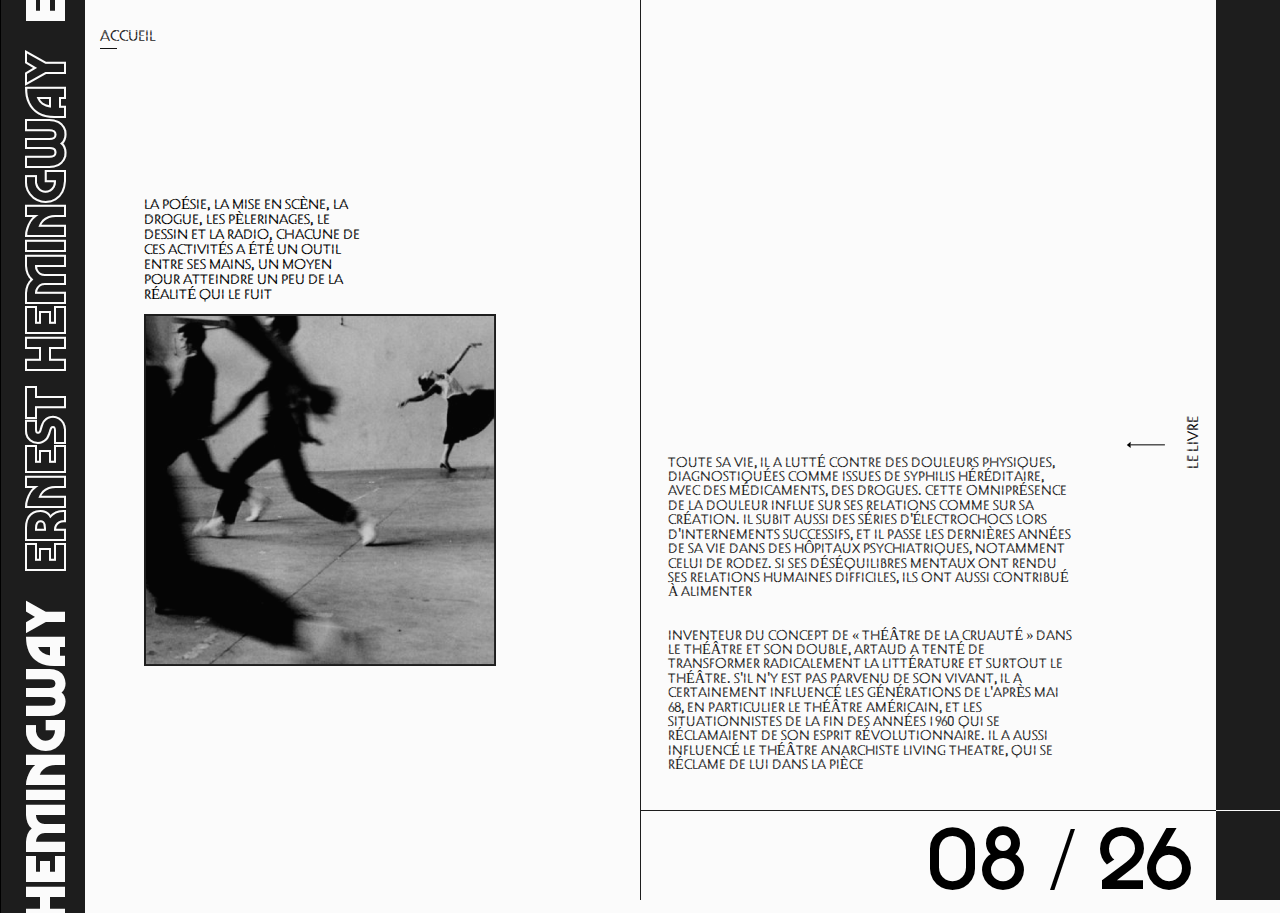
<file: h.html>
<!DOCTYPE html>
<html lang="fr">
<head>
<meta charset="utf-8" />

	<title>
	Antonin Artaud - Lignes plurielles
	</title>
	<style>
    	body { background-color: #fbfbfb; }
  	</style>
<link href="css/reset.css" rel="stylesheet" type="text/css" media="all"/>
<link href="css/style.css" rel="stylesheet" type="text/css" media="all"/>


</head>

<body class="lettre">
  

<div class="conteneurtextanim">
   <div class="marquee">
    <div class="track">
      <p>ERNEST HEMINGWAY&nbsp;&nbsp;<span class="defoncelettre">ERNEST HEMINGWAY&nbsp;&nbsp;</span>ERNEST HEMINGWAY&nbsp;&nbsp;<span class="defoncelettre">ERNEST HEMINGWAY&nbsp;&nbsp;</span>ERNEST HEMINGWAY&nbsp;&nbsp;<span class="defoncelettre">ERNEST HEMINGWAY&nbsp;&nbsp;</span>ERNEST HEMINGWAY&nbsp;&nbsp;<span class="defoncelettre">ERNEST HEMINGWAY&nbsp;&nbsp;</span>ERNEST HEMINGWAY&nbsp;&nbsp;<span class="defoncelettre">ERNEST HEMINGWAY&nbsp;&nbsp;</span>ERNEST HEMINGWAY&nbsp;&nbsp;<span class="defoncelettre">ERNEST HEMINGWAY&nbsp;&nbsp;</span>ERNEST HEMINGWAY&nbsp;&nbsp;<span class="defoncelettre">ERNEST HEMINGWAY&nbsp;&nbsp;</span>ERNEST HEMINGWAY&nbsp;&nbsp;<span class="defoncelettre">ERNEST HEMINGWAY&nbsp;&nbsp;</span>ERNEST HEMINGWAY&nbsp;&nbsp;<span class="defoncelettre">ERNEST HEMINGWAY&nbsp;&nbsp;</span>ERNEST HEMINGWAY&nbsp;&nbsp;<span class="defoncelettre">ERNEST HEMINGWAY&nbsp;&nbsp;</span>ERNEST HEMINGWAY&nbsp;&nbsp;<span class="defoncelettre">ERNEST HEMINGWAY&nbsp;&nbsp;</span>ERNEST HEMINGWAY&nbsp;&nbsp;<span class="defoncelettre">ERNEST HEMINGWAY&nbsp;&nbsp;</span>ERNEST HEMINGWAY&nbsp;&nbsp;<span class="defoncelettre">ERNEST HEMINGWAY&nbsp;&nbsp;</span>ERNEST HEMINGWAY&nbsp;&nbsp;<span class="defoncelettre">ERNEST HEMINGWAY&nbsp;&nbsp;</span>ERNEST HEMINGWAY&nbsp;&nbsp;<span class="defoncelettre">ERNEST HEMINGWAY&nbsp;&nbsp;</span>ERNEST HEMINGWAY&nbsp;&nbsp;<span class="defoncelettre">ERNEST HEMINGWAY&nbsp;&nbsp;</span>ERNEST HEMINGWAY&nbsp;&nbsp;<span class="defoncelettre">ERNEST HEMINGWAY&nbsp;&nbsp;</span>ERNEST HEMINGWAY&nbsp;&nbsp;<span class="defoncelettre">ERNEST HEMINGWAY&nbsp;&nbsp;</span>ERNEST HEMINGWAY&nbsp;&nbsp;<span class="defoncelettre">ERNEST HEMINGWAY&nbsp;&nbsp;</span>ERNEST HEMINGWAY&nbsp;&nbsp;<span class="defoncelettre">ERNEST HEMINGWAY&nbsp;&nbsp;</span>ERNEST HEMINGWAY&nbsp;&nbsp;<span class="defoncelettre">ERNEST HEMINGWAY&nbsp;&nbsp;</span></p>
    </div>
  </div>
 </div>

  <div class="corps" STYLE="TEXT-TRANSFORM: UPPERCASE;">
    <div class="discoverbook">
    <svg xmlns="http://www.w3.org/2000/svg" xmlns:xlink="http://www.w3.org/1999/xlink" x="0px" y="0px" width="40px" height="10px" viewBox="0 0 39.7 9.1" style="transform:rotate(180deg)" xml:space="preserve">
                    <polygon points="35.1,5.1 35.1,7.7 38.9,4.6 35.1,1.6 35.1,4.2 "></polygon>
                    <rect x="1.1" y="4.2" width="34.1" height="1"></rect>
     </svg>
    <p>LE&nbsp;LIVRE</p>
    </div>

    <div id="classauteur" class="auteur">
            <div class="colune">
                 <a href="index.html">accueil</a>
                <p style="height: : 100vh;width: 50vw;">&nbsp;</p>
                <p class="colunep">La poésie, la mise en scène, la drogue, les pèlerinages, le dessin et la radio, chacune de ces activités a été un outil entre ses mains, un moyen pour atteindre un peu de la réalité qui le fuit </p>
                <img class="imgauteur" src="css/img/photoauteurh.png">
            </div>
            <div class="coldeux">
                
                <div class="top">
                    <p>&nbsp;</p>
                    <h4>Toute sa vie, il a lutté contre des douleurs physiques, diagnostiquées comme issues de syphilis héréditaire, avec des médicaments, des drogues. Cette omniprésence de la douleur influe sur ses relations comme sur sa création. Il subit aussi des séries d'électrochocs lors d'internements successifs, et il passe les dernières années de sa vie dans des hôpitaux psychiatriques, notamment celui de Rodez. Si ses déséquilibres mentaux ont rendu ses relations humaines difficiles, ils ont aussi contribué à alimenter<br/>
            <br/>
            <br/>
            Inventeur du concept de « théâtre de la cruauté » dans Le Théâtre et son double, Artaud a tenté de transformer radicalement la littérature et surtout le théâtre. S'il n'y est pas parvenu de son vivant, il a certainement influencé les générations de l'après Mai 68, en particulier le théâtre américain, et les situationnistes de la fin des années 1960 qui se réclamaient de son esprit révolutionnaire. Il a aussi influencé le théâtre anarchiste Living Theatre, qui se réclame de lui dans la pièce 
            </h4>
                </div>
                <div class="bottom">
                    
                    <p>08&nbsp;/&nbsp;26</p>
                </div>

            </div>
        
    </div>
    <div class="livre">
        <div class="top">
             <a href="#classauteur">L'auteur</a>
        <div class="titleanimate">
        <section class="alternatelivre">
            <h4>LIGNES PLURIELLES</h4>
            <h1 class="titre1">L'Abecedaire</h1>
            <h1 class="titre2">test</h1>
            <h1 class="titre3">blablabla</h1>
        </section>

        <section class="alternatelivre" style="transform: translateY(-61%);">
            <h4>LIGNES PLURIELLES</h4>
            <h1 class="titre1">L'Abecedaire</h1>
            <h1 class="titre2">test</h1>
            <h1 class="titre3">blablabla</h1>
        </section>
    </div>

        <div class="livretext">
            <h1 >van gogh le suicide<br/> de la sociEtE</h1>
            <h4>Appartenant a cette categorie de lecteurs annotant, sur-lignant, soulignant et prenant des notes (n’en deplaisent aux amateurs de livres sous cloche), j’ai accumulé durant mes courtes annees de vie une quantite astronomique de mots archives entre deux chapitres dont je ne sais quoi faire. Persuadee de la grandeur des mots et de leurs resonances multiples, je souhaite ici vous partager pour chaque auteur une ou deux phrases qui, J’espere, sauront vous eveiller votre curiosite.<br/>
            <br/>
            <br/>
            Appartenant a cette categorie de lecteurs annotant, sur-lignant, soulignant et prenant des notes (n’en deplaisent aux amateurs de livres sous cloche), j’ai accumulé durant mes courtes annees de vie une quantite astronomique de mots archives entre deux chapitres dont je ne sais quoi faire. Persuadee de la grandeur des mots et de leurs resonances multiples, je souhaite ici vous partager pour chaque auteur une ou deux phrases qui, J’espere, sauront vous eveiller votre curiosite.
            </h4>
        </div>
            <p class="dividerletter">&nbsp;</p>
    </div>


 
    <div class="bottom">
         <p class="dividerauteur" >&nbsp;</p>
    </div>

<svg xmlns="http://www.w3.org/2000/svg" width="299.91" height="320.798" viewBox="0 0 299.91 320.798">
  <g id="spine" transform="translate(-0.04)">
    <path id="Tracé_3" data-name="Tracé 3" d="M130.33,59.728,132.1,58.58l7.654,12.1,5.756-3.62,1.112,1.766-7.566,4.759Z" transform="translate(-33.132 -24.679)" fill="#fcfcfc"/>
    <path id="Tracé_4" data-name="Tracé 4" d="M141.53,52.858l1.854-1.068L151.542,66l-1.854,1.068Z" transform="translate(-34.444 -23.883)" fill="#fcfcfc"/>
    <path id="Tracé_5" data-name="Tracé 5" d="M158.1,60.793a8.52,8.52,0,0,1-4.229-1.183,7.257,7.257,0,0,1-2.878-3.028,7.452,7.452,0,0,1-.812-3.478,9.155,9.155,0,0,1,.733-3.6,8.007,8.007,0,0,1,2.092-2.834,7.593,7.593,0,0,1,1.254-.953c.424-.256.971-.556,1.651-.883l1.324-.671.945,1.863-1.324.671c-.627.327-1.13.6-1.51.83a6.806,6.806,0,0,0-1.068.83,6.233,6.233,0,0,0-1.457,2.172,6.727,6.727,0,0,0-.5,2.649,5.43,5.43,0,0,0,.592,2.5,5.3,5.3,0,0,0,2.163,2.234,6.559,6.559,0,0,0,3.214.883,7.222,7.222,0,0,0,3.443-.821l1.1-.565-2.719-5.3,1.907-.971,3.673,7.178-2.984,1.527A9.6,9.6,0,0,1,158.1,60.793Z" transform="translate(-35.458 -22.989)" fill="#fcfcfc"/>
    <path id="Tracé_6" data-name="Tracé 6" d="M163,41.271a10.938,10.938,0,0,1,7.292-.441,9.217,9.217,0,0,1,3.187,1.616l-.159-.371-1.854-4.414,1.978-.83,6.33,15.159-1.969.83-2.048-4.829A8.661,8.661,0,0,0,169.9,42.9a9.447,9.447,0,0,0-4.017-.168l5.438,12.793-1.969.883Z" transform="translate(-36.96 -22.131)" fill="#fcfcfc"/>
    <path id="Tracé_7" data-name="Tracé 7" d="M179,34.841l9.6-3.311.689,1.978L181.7,36.156l1.642,4.741,5.527-1.907.653,1.907L184,42.8l1.686,4.882,7.575-2.649.68,1.978-9.6,3.311Z" transform="translate(-38.834 -21.51)" fill="#fcfcfc"/>
    <path id="Tracé_8" data-name="Tracé 8" d="M197.057,44.029l4.467-1.245a3.32,3.32,0,0,0,1.863-1.148,1.925,1.925,0,0,0,.318-1.766,2.048,2.048,0,0,0-.883-1.2,3.964,3.964,0,0,0-1.766-.556h-.247l-2.092-.335a14.85,14.85,0,0,1-1.536-.3,3.752,3.752,0,0,1-1.969-1.068,4.273,4.273,0,0,1-1.1-1.872,3.973,3.973,0,0,1,.238-2.852,4.653,4.653,0,0,1,2.119-2.145,5.5,5.5,0,0,1,1.086-.459c.388-.132.777-.247,1.165-.353l2.189-.609.556,2.013-2.737.768a3.973,3.973,0,0,0-2.084,1.245A2.039,2.039,0,0,0,197,35.059a3.532,3.532,0,0,0,1.66.6h.132q.768.132,1.722.265l1.942.309a4.167,4.167,0,0,1,2.128,1.086,4.52,4.52,0,0,1,1.254,2.1,3.938,3.938,0,0,1,0,2.26,4.105,4.105,0,0,1-1.324,1.9,6.357,6.357,0,0,1-2.454,1.21l-4.414,1.236Z" transform="translate(-40.585 -21.11)" fill="#fcfcfc"/>
    <path id="Tracé_9" data-name="Tracé 9" d="M214.83,24.973l2.057-.362c.415-.079.777-.141,1.095-.185s.618-.088.883-.124a8.387,8.387,0,0,1,3.443.3,5.765,5.765,0,0,1,2.551,1.589A5.421,5.421,0,0,1,226.183,29a5.535,5.535,0,0,1-.327,3.249,6.074,6.074,0,0,1-2.048,2.569,8.669,8.669,0,0,1-3.593,1.439l-1.121.2.768,4.264-2.11.38Zm5,9.27a6.065,6.065,0,0,0,2.41-.953,4.511,4.511,0,0,0,1.571-1.713,3.426,3.426,0,0,0,.283-2.216,3.532,3.532,0,0,0-1.033-2.039,3.823,3.823,0,0,0-1.969-.98,6.948,6.948,0,0,0-2.525,0l-1.245.221,1.413,7.866Z" transform="translate(-43.031 -20.656)" fill="#fcfcfc"/>
    <path id="Tracé_10" data-name="Tracé 10" d="M229.93,22.486l2.128-.256,1.686,14.2,6.763-.812.247,2.084-8.89,1.1Z" transform="translate(-44.8 -20.42)" fill="#fcfcfc"/>
    <path id="Tracé_11" data-name="Tracé 11" d="M245.867,36.586a5.738,5.738,0,0,1-2.34-2.34,8.828,8.828,0,0,1-1.006-3.805L242,21.013l2.137-.132.512,9.438a5.756,5.756,0,0,0,1.333,3.717,3.6,3.6,0,0,0,2.975,1.157,3.673,3.673,0,0,0,2.86-1.5,5.721,5.721,0,0,0,.883-3.849l-.556-9.438,2.163-.124.565,9.464a8.828,8.828,0,0,1-.547,3.893,5.739,5.739,0,0,1-2.048,2.6,6.092,6.092,0,0,1-3.214,1.015,5.977,5.977,0,0,1-3.2-.662Z" transform="translate(-46.214 -20.192)" fill="#fcfcfc"/>
    <path id="Tracé_12" data-name="Tracé 12" d="M260.325,20.18h3.567a7.827,7.827,0,0,1,1.068.044,7.742,7.742,0,0,1,3.214.83,5.121,5.121,0,0,1,2.843,4.891,5.429,5.429,0,0,1-.371,1.969,4.989,4.989,0,0,1-1.006,1.571,4.635,4.635,0,0,1-1.571,1.13,4.953,4.953,0,0,1,2.181,2.216,7.231,7.231,0,0,1,.706,3.408v.5h-2.145v-.5a5.9,5.9,0,0,0-.406-2.278,4,4,0,0,0-1.245-1.713,3.125,3.125,0,0,0-1.88-.662l-2.993-.088-.088,5.094H260.06Zm4.026,9.473a6.357,6.357,0,0,0,2.242-.353,3.461,3.461,0,0,0,1.633-1.227,3.531,3.531,0,0,0,.618-2.031,3.2,3.2,0,0,0-1.2-2.843,5.394,5.394,0,0,0-3.143-.936h-2.066l-.124,7.381Z" transform="translate(-48.33 -20.18)" fill="#fcfcfc"/>
    <path id="Tracé_13" data-name="Tracé 13" d="M276.3,20.6l2.145.124-.945,16.35-2.137-.124Z" transform="translate(-50.122 -20.229)" fill="#fcfcfc"/>
    <path id="Tracé_14" data-name="Tracé 14" d="M282.78,21l10.1,1.033-.212,2.075-7.946-.8-.512,4.988,5.818.592-.2,2-5.818-.592-.521,5.138,7.946.812-.212,2.084L281.12,37.3Z" transform="translate(-50.797 -20.276)" fill="#fcfcfc"/>
    <path id="Tracé_15" data-name="Tracé 15" d="M297.773,22.67l2.119.344L297.606,37.14l6.718,1.086-.335,2.057-8.829-1.421Z" transform="translate(-52.442 -20.472)" fill="#fcfcfc"/>
    <path id="Tracé_16" data-name="Tracé 16" d="M310.8,24.92l2.092.45-3.055,13.967,6.648,1.448-.441,2.048L307.3,40.882Z" transform="translate(-53.864 -20.735)" fill="#fcfcfc"/>
    <path id="Tracé_17" data-name="Tracé 17" d="M323.757,27.88l9.773,2.754-.565,2.013-7.751-2.172-1.36,4.829,5.633,1.58-.547,1.942-5.633-1.589-1.395,4.979,7.716,2.172-.565,2.013-9.773-2.754Z" transform="translate(-55.269 -21.082)" fill="#fcfcfc"/>
    <path id="Tracé_18" data-name="Tracé 18" d="M333.207,45.692l4.414,1.527a3.346,3.346,0,0,0,2.189.124,1.907,1.907,0,0,0,1.245-1.245,2.066,2.066,0,0,0,0-1.474,3.842,3.842,0,0,0-1.13-1.466.486.486,0,0,1-.1-.088l-.079-.079-1.536-1.466a15.145,15.145,0,0,1-1.086-1.13,3.8,3.8,0,0,1-1.015-2,4.415,4.415,0,0,1,.168-2.163,3.973,3.973,0,0,1,1.827-2.207,4.67,4.67,0,0,1,2.958-.556,6.267,6.267,0,0,1,1.156.238l1.165.38,2.136.742-.689,1.978-2.649-.936a4.079,4.079,0,0,0-2.5-.2,2,2,0,0,0-1.448,1.315,1.924,1.924,0,0,0,0,1.3,3.531,3.531,0,0,0,1.024,1.43h.106c.371.362.794.759,1.262,1.2s.945.883,1.421,1.36a4.158,4.158,0,0,1,1.139,2.119,4.414,4.414,0,0,1-.168,2.437,3.822,3.822,0,0,1-1.3,1.854,4.07,4.07,0,0,1-2.163.812,6.41,6.41,0,0,1-2.693-.38L332.51,47.6Z" transform="translate(-56.817 -21.732)" fill="#fcfcfc"/>
    <path id="Tracé_19" data-name="Tracé 19" d="M354.2,49.537a2.649,2.649,0,1,1,1.368,3.47A2.649,2.649,0,0,1,354.2,49.537Z" transform="translate(-59.333 -23.431)" fill="#fcfcfc"/>
    <path id="Tracé_80" data-name="Tracé 80" d="M60.321,381.759H52.675c-.2-.362-.413.265-.546,0a5.247,5.247,0,0,1-.839-2.578,5.6,5.6,0,0,1,4.653-5.615,4.891,4.891,0,0,1,1.863.071,4.67,4.67,0,0,1,1.722.812,4.962,4.962,0,0,1,.795-3.011,7.151,7.151,0,0,1,2.578-2.331l.433-.247,1.059,1.863-.433.247a5.81,5.81,0,0,0-1.766,1.5,3.991,3.991,0,0,0-.883,1.942,3.064,3.064,0,0,0,.388,1.96l1.483,2.6,4.414-2.516,1.059,1.863Zm.221-3.62a6.013,6.013,0,0,0-1.439-1.766,3.355,3.355,0,0,0-1.889-.768,3.531,3.531,0,0,0-2.066.494,3.187,3.187,0,0,0-1.836,2.481,5.3,5.3,0,0,0,.795,3.178h1.246l6.2-1.881Z" transform="translate(-23.873 -61.028)" fill="#fcfcfc"/>
    <path id="Tracé_81" data-name="Tracé 81" d="M46.945,373.382,46,371.466l14.6-7.416.971,1.907Z" transform="translate(-23.253 -60.464)" fill="#fcfcfc"/>
    <path id="Tracé_82" data-name="Tracé 82" d="M43.534,366.631l-4.194-9.243,1.907-.883,3.311,7.3,4.564-2.075-2.41-5.3,1.836-.83,2.41,5.3,4.706-2.137-3.311-7.292,1.907-.883,4.2,9.288Z" transform="translate(-22.473 -58.887)" fill="#fcfcfc"/>
    <path id="Tracé_83" data-name="Tracé 83" d="M37.828,352.9l-.768-2,13.349-5.12-2.437-6.348,1.951-.75,3.2,8.352Z" transform="translate(-22.206 -57.493)" fill="#fcfcfc"/>
    <path id="Tracé_84" data-name="Tracé 84" d="M33.173,340.492l-.653-2.022,13.6-4.414-2.084-6.48,2-.636,2.737,8.52Z" transform="translate(-21.674 -56.117)" fill="#fcfcfc"/>
    <path id="Tracé_85" data-name="Tracé 85" d="M28.925,327.664,26.4,317.829l2.022-.521,2.039,7.76,4.865-1.245-1.457-5.668,1.951-.5,1.457,5.668,5.006-1.289-2-7.76,2.031-.521,2.525,9.835Z" transform="translate(-20.957 -54.571)" fill="#fcfcfc"/>
    <path id="Tracé_86" data-name="Tracé 86" d="M39.512,310.779l-.883-4.555a3.32,3.32,0,0,0-.989-1.951,1.933,1.933,0,0,0-1.7-.45,2.083,2.083,0,0,0-1.271.742,3.9,3.9,0,0,0-.689,1.713v.247c-.194.768-.362,1.457-.494,2.057a15.263,15.263,0,0,1-.433,1.51,3.885,3.885,0,0,1-1.218,1.88,4.132,4.132,0,0,1-1.96.936,3.991,3.991,0,0,1-2.825-.459,4.706,4.706,0,0,1-1.96-2.278,5.756,5.756,0,0,1-.371-1.121c-.1-.406-.185-.8-.256-1.2L24,305.615l2.048-.4.547,2.8a3.964,3.964,0,0,0,1.077,2.251,2.039,2.039,0,0,0,2.94-.132,3.69,3.69,0,0,0,.724-1.6.115.115,0,0,1,0-.053.3.3,0,0,0,0-.079c.132-.5.265-1.068.406-1.7s.3-1.262.468-1.916a4.158,4.158,0,0,1,1.254-2.048,4.414,4.414,0,0,1,2.189-1.077,3.893,3.893,0,0,1,2.26.185,4.149,4.149,0,0,1,1.766,1.466,6.454,6.454,0,0,1,1.033,2.525l.883,4.529Z" transform="translate(-20.676 -53.146)" fill="#fcfcfc"/>
    <path id="Tracé_87" data-name="Tracé 87" d="M32.765,291.97a2.649,2.649,0,1,1,2.3-2.922,2.648,2.648,0,0,1-2.3,2.922Z" transform="translate(-21.354 -51.402)" fill="#fcfcfc"/>
    <path id="Tracé_88" data-name="Tracé 88" d="M20.638,276.885l-.088-2.137,14.276-.583-.274-6.8,2.092-.088.362,8.934Z" transform="translate(-20.272 -49.128)" fill="#fcfcfc"/>
    <path id="Tracé_89" data-name="Tracé 89" d="M20.28,265.041V262.9l16.377-.265v2.137Z" transform="translate(-20.24 -48.584)" fill="#fcfcfc"/>
    <path id="Tracé_90" data-name="Tracé 90" d="M35.724,253.624a8.546,8.546,0,0,1-3.125,3.1,7.372,7.372,0,0,1-4.061,1,7.522,7.522,0,0,1-3.417-1.024,8.988,8.988,0,0,1-2.763-2.419,7.857,7.857,0,0,1-1.474-3.249,7.751,7.751,0,0,1-.2-1.563v-1.88l.071-1.483,2.092.1-.035,1.5c0,.706-.044,1.289,0,1.766a6.312,6.312,0,0,0,1.36,3.681,6.7,6.7,0,0,0,2.022,1.766,5.553,5.553,0,0,0,2.463.724,5.386,5.386,0,0,0,3.011-.768,6.613,6.613,0,0,0,2.331-2.375,7.257,7.257,0,0,0,1-3.4l.053-1.236-5.959-.283.1-2.137,8.052.38-.15,3.346a9.5,9.5,0,0,1-1.36,4.458Z" transform="translate(-20.287 -46.569)" fill="#fcfcfc"/>
    <path id="Tracé_91" data-name="Tracé 91" d="M21.21,239.449a10.859,10.859,0,0,1,1.051-3.531,11.028,11.028,0,0,1,2.172-3,9.182,9.182,0,0,1,2.993-1.969l-.406-.044-4.723-.565.247-2.128,16.271,1.933-.256,2.128-5.209-.618a8.67,8.67,0,0,0-7.328,2.569,9.42,9.42,0,0,0-2.136,3.408l13.843,1.642-.256,2.128Z" transform="translate(-20.349 -44.551)" fill="#fcfcfc"/>
    <path id="Tracé_92" data-name="Tracé 92" d="M23.44,222.4l1.872-9.985,2.057.388-1.483,7.875,4.935.883,1.059-5.7,1.978.371-1.095,5.747,5.076.953,1.483-7.875,2.048.388L39.5,225.414Z" transform="translate(-20.61 -42.7)" fill="#fcfcfc"/>
    <path id="Tracé_93" data-name="Tracé 93" d="M40.291,211.575l1.13-4.476a3.3,3.3,0,0,0-.071-2.189A1.925,1.925,0,0,0,40,203.78a2.039,2.039,0,0,0-1.466.141,3.841,3.841,0,0,0-1.36,1.254l-.079.106a.344.344,0,0,1-.071.088c-.5.618-.945,1.174-1.324,1.66a13.221,13.221,0,0,1-1.024,1.183,3.832,3.832,0,0,1-1.9,1.183,4.344,4.344,0,0,1-2.181,0,3.982,3.982,0,0,1-2.357-1.624,4.679,4.679,0,0,1-.821-2.887,6.869,6.869,0,0,1,.141-1.174c.088-.406.177-.8.274-1.192l.556-2.207,2.022.512-.715,2.746a4.026,4.026,0,0,0,0,2.5,2.013,2.013,0,0,0,1.43,1.245,1.986,1.986,0,0,0,1.289-.115,3.585,3.585,0,0,0,1.342-1.148.044.044,0,0,1,0-.044.3.3,0,0,0,0-.071c.327-.406.689-.883,1.086-1.368s.8-1.015,1.227-1.536a4.158,4.158,0,0,1,2.013-1.324,4.591,4.591,0,0,1,2.445-.053,3.964,3.964,0,0,1,1.96,1.13,4.149,4.149,0,0,1,1,2.084,6.4,6.4,0,0,1-.141,2.719l-1.121,4.476Z" transform="translate(-21.076 -41.282)" fill="#fcfcfc"/>
    <path id="Tracé_94" data-name="Tracé 94" d="M32.28,186.487l.7-1.978c.141-.4.265-.742.38-1.042s.23-.574.344-.839a8.484,8.484,0,0,1,1.969-2.834,5.845,5.845,0,0,1,2.649-1.43,5.57,5.57,0,0,1,3.1.238,5.633,5.633,0,0,1,2.649,1.889,6.074,6.074,0,0,1,1.21,3.081,8.555,8.555,0,0,1-.53,3.832l-.353,1.077,4.079,1.439-.706,2.022Zm10.524.238a6.074,6.074,0,0,0,.362-2.569,4.538,4.538,0,0,0-.715-2.189,3.478,3.478,0,0,0-1.766-1.342,3.576,3.576,0,0,0-2.278-.115,3.893,3.893,0,0,0-1.828,1.227,7,7,0,0,0-1.236,2.207l-.424,1.192,7.54,2.649Z" transform="translate(-21.646 -38.697)" fill="#fcfcfc"/>
    <path id="Tracé_95" data-name="Tracé 95" d="M37.54,172.823l.83-1.978L51.542,176.4l2.649-6.268,1.933.812-3.478,8.246Z" transform="translate(-22.262 -37.747)" fill="#fcfcfc"/>
    <path id="Tracé_96" data-name="Tracé 96" d="M57.739,164.867a5.739,5.739,0,0,1-3.187.883,8.757,8.757,0,0,1-3.805-1.006l-8.467-4.211.945-1.925L51.7,162.8a5.712,5.712,0,0,0,3.885.689,3.531,3.531,0,0,0,2.472-2,3.629,3.629,0,0,0,.124-3.231,5.721,5.721,0,0,0-2.9-2.649l-8.467-4.194.962-1.942,8.467,4.194a8.723,8.723,0,0,1,3.108,2.41,5.739,5.739,0,0,1,1.227,3.028,6.18,6.18,0,0,1-.68,3.3,6.021,6.021,0,0,1-2.154,2.463Z" transform="translate(-22.817 -35.326)" fill="#fcfcfc"/>
    <path id="Tracé_97" data-name="Tracé 97" d="M50.6,144.671l1.068-1.828c.283-.477.53-.883.733-1.254a7.826,7.826,0,0,1,.565-.883,7.672,7.672,0,0,1,2.313-2.384,5.4,5.4,0,0,1,2.737-.883,5.465,5.465,0,0,1,2.913.821,5.7,5.7,0,0,1,1.5,1.262,4.776,4.776,0,0,1,.883,1.651,4.511,4.511,0,0,1,.159,1.889,4.909,4.909,0,0,1,3.011-.8,7.2,7.2,0,0,1,3.3,1.059l.433.256-1.086,1.845-.433-.256a5.924,5.924,0,0,0-2.181-.768,4.07,4.07,0,0,0-2.1.247,3.09,3.09,0,0,0-1.5,1.307l-1.5,2.578,4.414,2.578-1.1,1.836Zm10.223,1.148a6.18,6.18,0,0,0,.795-2.119,3.426,3.426,0,0,0-.265-2.022,3.531,3.531,0,0,0-1.457-1.545,3.231,3.231,0,0,0-3.063-.353,5.4,5.4,0,0,0-2.348,2.278l-1.042,1.766,6.339,3.761Z" transform="translate(-23.792 -33.917)" fill="#fcfcfc"/>
    <path id="Tracé_98" data-name="Tracé 98" d="M59,131.576l1.174-1.766,13.72,8.952-1.165,1.766Z" transform="translate(-24.776 -33.023)" fill="#fcfcfc"/>
    <path id="Tracé_99" data-name="Tracé 99" d="M62.53,125.235l5.915-8.255,1.7,1.218-4.67,6.515,4.079,2.922,3.408-4.75L74.6,124.06l-3.408,4.75,4.194,3.011,4.67-6.507,1.7,1.218-5.924,8.246Z" transform="translate(-25.19 -31.52)" fill="#fcfcfc"/>
    <path id="Tracé_100" data-name="Tracé 100" d="M71.55,113.779l1.342-1.669,11.106,9,4.282-5.3,1.624,1.315-5.6,6.983Z" transform="translate(-26.246 -30.95)" fill="#fcfcfc"/>
    <path id="Tracé_101" data-name="Tracé 101" d="M80,103.519l1.439-1.589,10.594,9.588,4.564-5.05,1.554,1.4-6,6.63Z" transform="translate(-27.236 -29.757)" fill="#fcfcfc"/>
    <path id="Tracé_102" data-name="Tracé 102" d="M89.1,92.906l7.248-7.116,1.492,1.492L92.119,92.9l3.531,3.531,4.176-4.1,1.413,1.439-4.167,4.1,3.62,3.681,5.712-5.615,1.421,1.519-7.239,7.125Z" transform="translate(-28.302 -27.866)" fill="#fcfcfc"/>
    <path id="Tracé_103" data-name="Tracé 103" d="M109.394,93.6l3.531-3.046a3.311,3.311,0,0,0,1.192-1.836,1.942,1.942,0,0,0-.468-1.7,2.084,2.084,0,0,0-1.28-.724,4.008,4.008,0,0,0-1.827.265H110.3l-2.031.6a13.8,13.8,0,0,1-1.518.388,3.84,3.84,0,0,1-2.234-.106,4.185,4.185,0,0,1-1.766-1.227,3.911,3.911,0,0,1-1.015-2.649,4.706,4.706,0,0,1,.98-2.843,6.065,6.065,0,0,1,.786-.883q.45-.424.883-.821L106.1,77.52l1.377,1.571-2.154,1.872a4.008,4.008,0,0,0-1.4,2.066,2.039,2.039,0,0,0,1.589,2.481,3.638,3.638,0,0,0,1.766-.177h.115l1.669-.5c.618-.194,1.245-.38,1.889-.556a4.123,4.123,0,0,1,2.4.053,4.458,4.458,0,0,1,2.039,1.36,3.893,3.893,0,0,1,.962,2.048,4.043,4.043,0,0,1-.371,2.278,6.33,6.33,0,0,1-1.66,2.154L110.8,95.177Z" transform="translate(-29.783 -26.897)" fill="#fcfcfc"/>
    <path id="Tracé_104" data-name="Tracé 104" d="M122.818,78.2a2.649,2.649,0,1,1,3.69.521A2.649,2.649,0,0,1,122.818,78.2Z" transform="translate(-32.189 -26.478)" fill="#fcfcfc"/>
  </g>
</svg>

 </div>

</body>
</html>
</file>
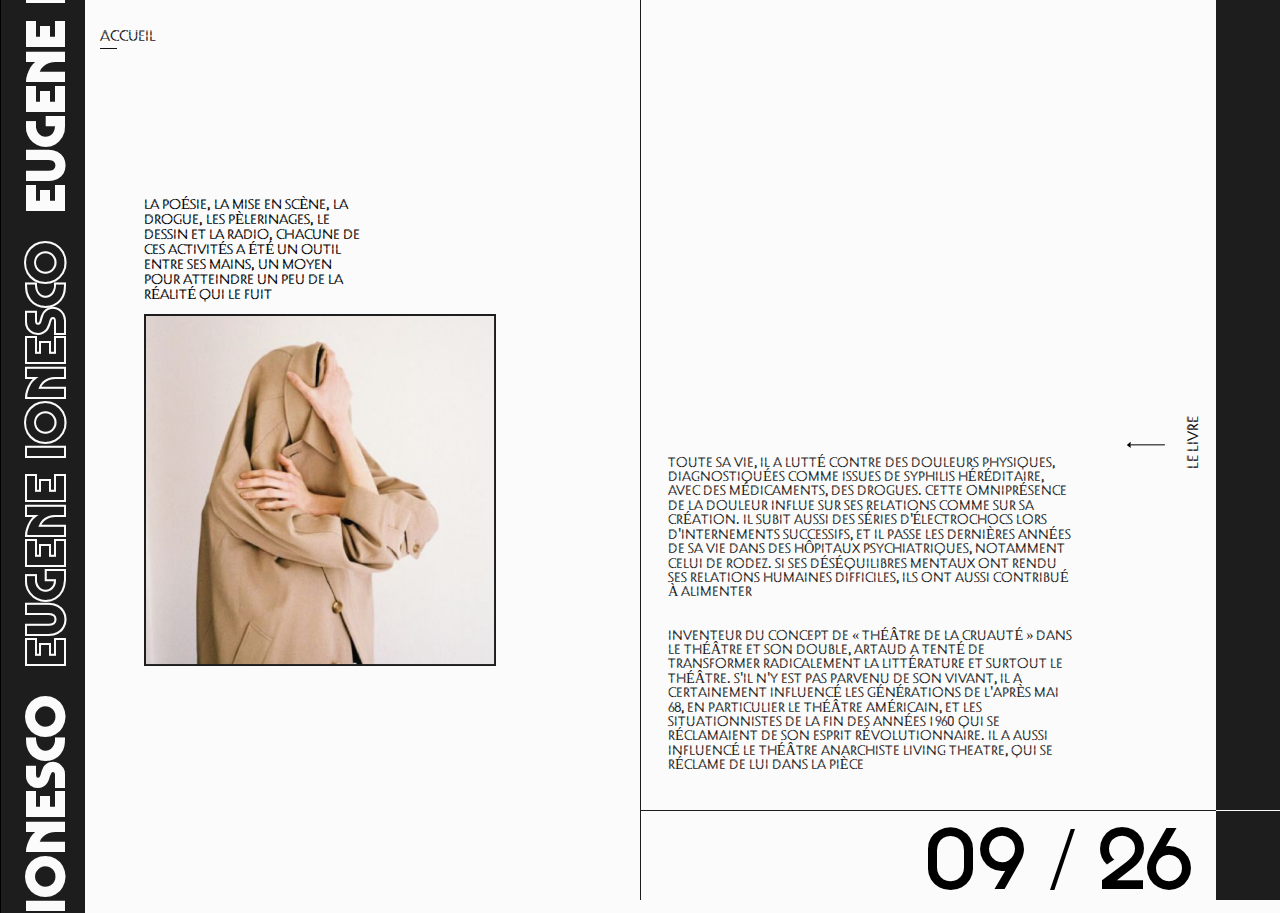
<file: i.html>
<!DOCTYPE html>
<html lang="fr">
<head>
<meta charset="utf-8" />

	<title>
	Antonin Artaud - Lignes plurielles
	</title>
	<style>
    	body { background-color: #fbfbfb; }
  	</style>
<link href="css/reset.css" rel="stylesheet" type="text/css" media="all"/>
<link href="css/style.css" rel="stylesheet" type="text/css" media="all"/>


</head>

<body class="lettre">
  

<div class="conteneurtextanim">
   <div class="marquee">
    <div class="track">
      <p>Eugene Ionesco&nbsp;&nbsp;<span class="defoncelettre">Eugene Ionesco&nbsp;&nbsp;</span>Eugene Ionesco&nbsp;&nbsp;<span class="defoncelettre">Eugene Ionesco&nbsp;&nbsp;</span>Eugene Ionesco&nbsp;&nbsp;<span class="defoncelettre">Eugene Ionesco&nbsp;&nbsp;</span>Eugene Ionesco&nbsp;&nbsp;<span class="defoncelettre">Eugene Ionesco&nbsp;&nbsp;</span>Eugene Ionesco&nbsp;&nbsp;<span class="defoncelettre">Eugene Ionesco&nbsp;&nbsp;</span>Eugene Ionesco&nbsp;&nbsp;<span class="defoncelettre">Eugene Ionesco&nbsp;&nbsp;</span>Eugene Ionesco&nbsp;&nbsp;<span class="defoncelettre">Eugene Ionesco&nbsp;&nbsp;</span>Eugene Ionesco&nbsp;&nbsp;<span class="defoncelettre">Eugene Ionesco&nbsp;&nbsp;</span>Eugene Ionesco&nbsp;&nbsp;<span class="defoncelettre">Eugene Ionesco&nbsp;&nbsp;</span>Eugene Ionesco&nbsp;&nbsp;<span class="defoncelettre">Eugene Ionesco&nbsp;&nbsp;</span>Eugene Ionesco&nbsp;&nbsp;<span class="defoncelettre">Eugene Ionesco&nbsp;&nbsp;</span>Eugene Ionesco&nbsp;&nbsp;<span class="defoncelettre">Eugene Ionesco&nbsp;&nbsp;</span>Eugene Ionesco&nbsp;&nbsp;<span class="defoncelettre">Eugene Ionesco&nbsp;&nbsp;</span>Eugene Ionesco&nbsp;&nbsp;<span class="defoncelettre">Eugene Ionesco&nbsp;&nbsp;</span>Eugene Ionesco&nbsp;&nbsp;<span class="defoncelettre">Eugene Ionesco&nbsp;&nbsp;</span>Eugene Ionesco&nbsp;&nbsp;<span class="defoncelettre">Eugene Ionesco&nbsp;&nbsp;</span>Eugene Ionesco&nbsp;&nbsp;<span class="defoncelettre">Eugene Ionesco&nbsp;&nbsp;</span>Eugene Ionesco&nbsp;&nbsp;<span class="defoncelettre">Eugene Ionesco&nbsp;&nbsp;</span>Eugene Ionesco&nbsp;&nbsp;<span class="defoncelettre">Eugene Ionesco&nbsp;&nbsp;</span>Eugene Ionesco&nbsp;&nbsp;<span class="defoncelettre">Eugene Ionesco&nbsp;&nbsp;</span>Eugene Ionesco&nbsp;&nbsp;<span class="defoncelettre">Eugene Ionesco&nbsp;&nbsp;</span></p>
    </div>
  </div>
 </div>

 <div class="corps" STYLE="TEXT-TRANSFORM: UPPERCASE;">
    <div class="discoverbook">
    <svg xmlns="http://www.w3.org/2000/svg" xmlns:xlink="http://www.w3.org/1999/xlink" x="0px" y="0px" width="40px" height="10px" viewBox="0 0 39.7 9.1" style="transform:rotate(180deg)" xml:space="preserve">
                    <polygon points="35.1,5.1 35.1,7.7 38.9,4.6 35.1,1.6 35.1,4.2 "></polygon>
                    <rect x="1.1" y="4.2" width="34.1" height="1"></rect>
     </svg>
    <p>LE&nbsp;LIVRE</p>
    </div>

    <div id="classauteur" class="auteur">
            <div class="colune">
                 <a href="index.html">accueil</a>
                <p style="height: : 100vh;width: 50vw;">&nbsp;</p>
                <p class="colunep">La poésie, la mise en scène, la drogue, les pèlerinages, le dessin et la radio, chacune de ces activités a été un outil entre ses mains, un moyen pour atteindre un peu de la réalité qui le fuit </p>
                <img class="imgauteur" src="css/img/photoauteuri.png">
            </div>
            <div class="coldeux">
                
                <div class="top">
                    <p>&nbsp;</p>
                    <h4>Toute sa vie, il a lutté contre des douleurs physiques, diagnostiquées comme issues de syphilis héréditaire, avec des médicaments, des drogues. Cette omniprésence de la douleur influe sur ses relations comme sur sa création. Il subit aussi des séries d'électrochocs lors d'internements successifs, et il passe les dernières années de sa vie dans des hôpitaux psychiatriques, notamment celui de Rodez. Si ses déséquilibres mentaux ont rendu ses relations humaines difficiles, ils ont aussi contribué à alimenter<br/>
            <br/>
            <br/>
            Inventeur du concept de « théâtre de la cruauté » dans Le Théâtre et son double, Artaud a tenté de transformer radicalement la littérature et surtout le théâtre. S'il n'y est pas parvenu de son vivant, il a certainement influencé les générations de l'après Mai 68, en particulier le théâtre américain, et les situationnistes de la fin des années 1960 qui se réclamaient de son esprit révolutionnaire. Il a aussi influencé le théâtre anarchiste Living Theatre, qui se réclame de lui dans la pièce 
            </h4>
                </div>
                <div class="bottom">
                    
                    <p>09&nbsp;/&nbsp;26</p>
                </div>

            </div>
        
    </div>
    <div class="livre">
        <div class="top">
             <a href="#classauteur">L'auteur</a>
        <div class="titleanimate">
        <section class="alternatelivre">
            <h4>LIGNES PLURIELLES</h4>
            <h1 class="titre1">L'Abecedaire</h1>
            <h1 class="titre2">test</h1>
            <h1 class="titre3">blablabla</h1>
        </section>

        <section class="alternatelivre" style="transform: translateY(-61%);">
            <h4>LIGNES PLURIELLES</h4>
            <h1 class="titre1">L'Abecedaire</h1>
            <h1 class="titre2">test</h1>
            <h1 class="titre3">blablabla</h1>
        </section>
    </div>

        <div class="livretext">
            <h1 >van gogh le suicide<br/> de la sociEtE</h1>
            <h4>Appartenant a cette categorie de lecteurs annotant, sur-lignant, soulignant et prenant des notes (n’en deplaisent aux amateurs de livres sous cloche), j’ai accumulé durant mes courtes annees de vie une quantite astronomique de mots archives entre deux chapitres dont je ne sais quoi faire. Persuadee de la grandeur des mots et de leurs resonances multiples, je souhaite ici vous partager pour chaque auteur une ou deux phrases qui, J’espere, sauront vous eveiller votre curiosite.<br/>
            <br/>
            <br/>
            Appartenant a cette categorie de lecteurs annotant, sur-lignant, soulignant et prenant des notes (n’en deplaisent aux amateurs de livres sous cloche), j’ai accumulé durant mes courtes annees de vie une quantite astronomique de mots archives entre deux chapitres dont je ne sais quoi faire. Persuadee de la grandeur des mots et de leurs resonances multiples, je souhaite ici vous partager pour chaque auteur une ou deux phrases qui, J’espere, sauront vous eveiller votre curiosite.
            </h4>
        </div>
            <p class="dividerletter">&nbsp;</p>
    </div>


 
    <div class="bottom">
         <p class="dividerauteur" >&nbsp;</p>
    </div>

<svg xmlns="http://www.w3.org/2000/svg" width="299.91" height="320.798" viewBox="0 0 299.91 320.798">
  <g id="spine" transform="translate(-0.04)">
    <path id="Tracé_3" data-name="Tracé 3" d="M130.33,59.728,132.1,58.58l7.654,12.1,5.756-3.62,1.112,1.766-7.566,4.759Z" transform="translate(-33.132 -24.679)" fill="#fcfcfc"/>
    <path id="Tracé_4" data-name="Tracé 4" d="M141.53,52.858l1.854-1.068L151.542,66l-1.854,1.068Z" transform="translate(-34.444 -23.883)" fill="#fcfcfc"/>
    <path id="Tracé_5" data-name="Tracé 5" d="M158.1,60.793a8.52,8.52,0,0,1-4.229-1.183,7.257,7.257,0,0,1-2.878-3.028,7.452,7.452,0,0,1-.812-3.478,9.155,9.155,0,0,1,.733-3.6,8.007,8.007,0,0,1,2.092-2.834,7.593,7.593,0,0,1,1.254-.953c.424-.256.971-.556,1.651-.883l1.324-.671.945,1.863-1.324.671c-.627.327-1.13.6-1.51.83a6.806,6.806,0,0,0-1.068.83,6.233,6.233,0,0,0-1.457,2.172,6.727,6.727,0,0,0-.5,2.649,5.43,5.43,0,0,0,.592,2.5,5.3,5.3,0,0,0,2.163,2.234,6.559,6.559,0,0,0,3.214.883,7.222,7.222,0,0,0,3.443-.821l1.1-.565-2.719-5.3,1.907-.971,3.673,7.178-2.984,1.527A9.6,9.6,0,0,1,158.1,60.793Z" transform="translate(-35.458 -22.989)" fill="#fcfcfc"/>
    <path id="Tracé_6" data-name="Tracé 6" d="M163,41.271a10.938,10.938,0,0,1,7.292-.441,9.217,9.217,0,0,1,3.187,1.616l-.159-.371-1.854-4.414,1.978-.83,6.33,15.159-1.969.83-2.048-4.829A8.661,8.661,0,0,0,169.9,42.9a9.447,9.447,0,0,0-4.017-.168l5.438,12.793-1.969.883Z" transform="translate(-36.96 -22.131)" fill="#fcfcfc"/>
    <path id="Tracé_7" data-name="Tracé 7" d="M179,34.841l9.6-3.311.689,1.978L181.7,36.156l1.642,4.741,5.527-1.907.653,1.907L184,42.8l1.686,4.882,7.575-2.649.68,1.978-9.6,3.311Z" transform="translate(-38.834 -21.51)" fill="#fcfcfc"/>
    <path id="Tracé_8" data-name="Tracé 8" d="M197.057,44.029l4.467-1.245a3.32,3.32,0,0,0,1.863-1.148,1.925,1.925,0,0,0,.318-1.766,2.048,2.048,0,0,0-.883-1.2,3.964,3.964,0,0,0-1.766-.556h-.247l-2.092-.335a14.85,14.85,0,0,1-1.536-.3,3.752,3.752,0,0,1-1.969-1.068,4.273,4.273,0,0,1-1.1-1.872,3.973,3.973,0,0,1,.238-2.852,4.653,4.653,0,0,1,2.119-2.145,5.5,5.5,0,0,1,1.086-.459c.388-.132.777-.247,1.165-.353l2.189-.609.556,2.013-2.737.768a3.973,3.973,0,0,0-2.084,1.245A2.039,2.039,0,0,0,197,35.059a3.532,3.532,0,0,0,1.66.6h.132q.768.132,1.722.265l1.942.309a4.167,4.167,0,0,1,2.128,1.086,4.52,4.52,0,0,1,1.254,2.1,3.938,3.938,0,0,1,0,2.26,4.105,4.105,0,0,1-1.324,1.9,6.357,6.357,0,0,1-2.454,1.21l-4.414,1.236Z" transform="translate(-40.585 -21.11)" fill="#fcfcfc"/>
    <path id="Tracé_9" data-name="Tracé 9" d="M214.83,24.973l2.057-.362c.415-.079.777-.141,1.095-.185s.618-.088.883-.124a8.387,8.387,0,0,1,3.443.3,5.765,5.765,0,0,1,2.551,1.589A5.421,5.421,0,0,1,226.183,29a5.535,5.535,0,0,1-.327,3.249,6.074,6.074,0,0,1-2.048,2.569,8.669,8.669,0,0,1-3.593,1.439l-1.121.2.768,4.264-2.11.38Zm5,9.27a6.065,6.065,0,0,0,2.41-.953,4.511,4.511,0,0,0,1.571-1.713,3.426,3.426,0,0,0,.283-2.216,3.532,3.532,0,0,0-1.033-2.039,3.823,3.823,0,0,0-1.969-.98,6.948,6.948,0,0,0-2.525,0l-1.245.221,1.413,7.866Z" transform="translate(-43.031 -20.656)" fill="#fcfcfc"/>
    <path id="Tracé_10" data-name="Tracé 10" d="M229.93,22.486l2.128-.256,1.686,14.2,6.763-.812.247,2.084-8.89,1.1Z" transform="translate(-44.8 -20.42)" fill="#fcfcfc"/>
    <path id="Tracé_11" data-name="Tracé 11" d="M245.867,36.586a5.738,5.738,0,0,1-2.34-2.34,8.828,8.828,0,0,1-1.006-3.805L242,21.013l2.137-.132.512,9.438a5.756,5.756,0,0,0,1.333,3.717,3.6,3.6,0,0,0,2.975,1.157,3.673,3.673,0,0,0,2.86-1.5,5.721,5.721,0,0,0,.883-3.849l-.556-9.438,2.163-.124.565,9.464a8.828,8.828,0,0,1-.547,3.893,5.739,5.739,0,0,1-2.048,2.6,6.092,6.092,0,0,1-3.214,1.015,5.977,5.977,0,0,1-3.2-.662Z" transform="translate(-46.214 -20.192)" fill="#fcfcfc"/>
    <path id="Tracé_12" data-name="Tracé 12" d="M260.325,20.18h3.567a7.827,7.827,0,0,1,1.068.044,7.742,7.742,0,0,1,3.214.83,5.121,5.121,0,0,1,2.843,4.891,5.429,5.429,0,0,1-.371,1.969,4.989,4.989,0,0,1-1.006,1.571,4.635,4.635,0,0,1-1.571,1.13,4.953,4.953,0,0,1,2.181,2.216,7.231,7.231,0,0,1,.706,3.408v.5h-2.145v-.5a5.9,5.9,0,0,0-.406-2.278,4,4,0,0,0-1.245-1.713,3.125,3.125,0,0,0-1.88-.662l-2.993-.088-.088,5.094H260.06Zm4.026,9.473a6.357,6.357,0,0,0,2.242-.353,3.461,3.461,0,0,0,1.633-1.227,3.531,3.531,0,0,0,.618-2.031,3.2,3.2,0,0,0-1.2-2.843,5.394,5.394,0,0,0-3.143-.936h-2.066l-.124,7.381Z" transform="translate(-48.33 -20.18)" fill="#fcfcfc"/>
    <path id="Tracé_13" data-name="Tracé 13" d="M276.3,20.6l2.145.124-.945,16.35-2.137-.124Z" transform="translate(-50.122 -20.229)" fill="#fcfcfc"/>
    <path id="Tracé_14" data-name="Tracé 14" d="M282.78,21l10.1,1.033-.212,2.075-7.946-.8-.512,4.988,5.818.592-.2,2-5.818-.592-.521,5.138,7.946.812-.212,2.084L281.12,37.3Z" transform="translate(-50.797 -20.276)" fill="#fcfcfc"/>
    <path id="Tracé_15" data-name="Tracé 15" d="M297.773,22.67l2.119.344L297.606,37.14l6.718,1.086-.335,2.057-8.829-1.421Z" transform="translate(-52.442 -20.472)" fill="#fcfcfc"/>
    <path id="Tracé_16" data-name="Tracé 16" d="M310.8,24.92l2.092.45-3.055,13.967,6.648,1.448-.441,2.048L307.3,40.882Z" transform="translate(-53.864 -20.735)" fill="#fcfcfc"/>
    <path id="Tracé_17" data-name="Tracé 17" d="M323.757,27.88l9.773,2.754-.565,2.013-7.751-2.172-1.36,4.829,5.633,1.58-.547,1.942-5.633-1.589-1.395,4.979,7.716,2.172-.565,2.013-9.773-2.754Z" transform="translate(-55.269 -21.082)" fill="#fcfcfc"/>
    <path id="Tracé_18" data-name="Tracé 18" d="M333.207,45.692l4.414,1.527a3.346,3.346,0,0,0,2.189.124,1.907,1.907,0,0,0,1.245-1.245,2.066,2.066,0,0,0,0-1.474,3.842,3.842,0,0,0-1.13-1.466.486.486,0,0,1-.1-.088l-.079-.079-1.536-1.466a15.145,15.145,0,0,1-1.086-1.13,3.8,3.8,0,0,1-1.015-2,4.415,4.415,0,0,1,.168-2.163,3.973,3.973,0,0,1,1.827-2.207,4.67,4.67,0,0,1,2.958-.556,6.267,6.267,0,0,1,1.156.238l1.165.38,2.136.742-.689,1.978-2.649-.936a4.079,4.079,0,0,0-2.5-.2,2,2,0,0,0-1.448,1.315,1.924,1.924,0,0,0,0,1.3,3.531,3.531,0,0,0,1.024,1.43h.106c.371.362.794.759,1.262,1.2s.945.883,1.421,1.36a4.158,4.158,0,0,1,1.139,2.119,4.414,4.414,0,0,1-.168,2.437,3.822,3.822,0,0,1-1.3,1.854,4.07,4.07,0,0,1-2.163.812,6.41,6.41,0,0,1-2.693-.38L332.51,47.6Z" transform="translate(-56.817 -21.732)" fill="#fcfcfc"/>
    <path id="Tracé_19" data-name="Tracé 19" d="M354.2,49.537a2.649,2.649,0,1,1,1.368,3.47A2.649,2.649,0,0,1,354.2,49.537Z" transform="translate(-59.333 -23.431)" fill="#fcfcfc"/>
    <path id="Tracé_80" data-name="Tracé 80" d="M60.321,381.759H52.675c-.2-.362-.413.265-.546,0a5.247,5.247,0,0,1-.839-2.578,5.6,5.6,0,0,1,4.653-5.615,4.891,4.891,0,0,1,1.863.071,4.67,4.67,0,0,1,1.722.812,4.962,4.962,0,0,1,.795-3.011,7.151,7.151,0,0,1,2.578-2.331l.433-.247,1.059,1.863-.433.247a5.81,5.81,0,0,0-1.766,1.5,3.991,3.991,0,0,0-.883,1.942,3.064,3.064,0,0,0,.388,1.96l1.483,2.6,4.414-2.516,1.059,1.863Zm.221-3.62a6.013,6.013,0,0,0-1.439-1.766,3.355,3.355,0,0,0-1.889-.768,3.531,3.531,0,0,0-2.066.494,3.187,3.187,0,0,0-1.836,2.481,5.3,5.3,0,0,0,.795,3.178h1.246l6.2-1.881Z" transform="translate(-23.873 -61.028)" fill="#fcfcfc"/>
    <path id="Tracé_81" data-name="Tracé 81" d="M46.945,373.382,46,371.466l14.6-7.416.971,1.907Z" transform="translate(-23.253 -60.464)" fill="#fcfcfc"/>
    <path id="Tracé_82" data-name="Tracé 82" d="M43.534,366.631l-4.194-9.243,1.907-.883,3.311,7.3,4.564-2.075-2.41-5.3,1.836-.83,2.41,5.3,4.706-2.137-3.311-7.292,1.907-.883,4.2,9.288Z" transform="translate(-22.473 -58.887)" fill="#fcfcfc"/>
    <path id="Tracé_83" data-name="Tracé 83" d="M37.828,352.9l-.768-2,13.349-5.12-2.437-6.348,1.951-.75,3.2,8.352Z" transform="translate(-22.206 -57.493)" fill="#fcfcfc"/>
    <path id="Tracé_84" data-name="Tracé 84" d="M33.173,340.492l-.653-2.022,13.6-4.414-2.084-6.48,2-.636,2.737,8.52Z" transform="translate(-21.674 -56.117)" fill="#fcfcfc"/>
    <path id="Tracé_85" data-name="Tracé 85" d="M28.925,327.664,26.4,317.829l2.022-.521,2.039,7.76,4.865-1.245-1.457-5.668,1.951-.5,1.457,5.668,5.006-1.289-2-7.76,2.031-.521,2.525,9.835Z" transform="translate(-20.957 -54.571)" fill="#fcfcfc"/>
    <path id="Tracé_86" data-name="Tracé 86" d="M39.512,310.779l-.883-4.555a3.32,3.32,0,0,0-.989-1.951,1.933,1.933,0,0,0-1.7-.45,2.083,2.083,0,0,0-1.271.742,3.9,3.9,0,0,0-.689,1.713v.247c-.194.768-.362,1.457-.494,2.057a15.263,15.263,0,0,1-.433,1.51,3.885,3.885,0,0,1-1.218,1.88,4.132,4.132,0,0,1-1.96.936,3.991,3.991,0,0,1-2.825-.459,4.706,4.706,0,0,1-1.96-2.278,5.756,5.756,0,0,1-.371-1.121c-.1-.406-.185-.8-.256-1.2L24,305.615l2.048-.4.547,2.8a3.964,3.964,0,0,0,1.077,2.251,2.039,2.039,0,0,0,2.94-.132,3.69,3.69,0,0,0,.724-1.6.115.115,0,0,1,0-.053.3.3,0,0,0,0-.079c.132-.5.265-1.068.406-1.7s.3-1.262.468-1.916a4.158,4.158,0,0,1,1.254-2.048,4.414,4.414,0,0,1,2.189-1.077,3.893,3.893,0,0,1,2.26.185,4.149,4.149,0,0,1,1.766,1.466,6.454,6.454,0,0,1,1.033,2.525l.883,4.529Z" transform="translate(-20.676 -53.146)" fill="#fcfcfc"/>
    <path id="Tracé_87" data-name="Tracé 87" d="M32.765,291.97a2.649,2.649,0,1,1,2.3-2.922,2.648,2.648,0,0,1-2.3,2.922Z" transform="translate(-21.354 -51.402)" fill="#fcfcfc"/>
    <path id="Tracé_88" data-name="Tracé 88" d="M20.638,276.885l-.088-2.137,14.276-.583-.274-6.8,2.092-.088.362,8.934Z" transform="translate(-20.272 -49.128)" fill="#fcfcfc"/>
    <path id="Tracé_89" data-name="Tracé 89" d="M20.28,265.041V262.9l16.377-.265v2.137Z" transform="translate(-20.24 -48.584)" fill="#fcfcfc"/>
    <path id="Tracé_90" data-name="Tracé 90" d="M35.724,253.624a8.546,8.546,0,0,1-3.125,3.1,7.372,7.372,0,0,1-4.061,1,7.522,7.522,0,0,1-3.417-1.024,8.988,8.988,0,0,1-2.763-2.419,7.857,7.857,0,0,1-1.474-3.249,7.751,7.751,0,0,1-.2-1.563v-1.88l.071-1.483,2.092.1-.035,1.5c0,.706-.044,1.289,0,1.766a6.312,6.312,0,0,0,1.36,3.681,6.7,6.7,0,0,0,2.022,1.766,5.553,5.553,0,0,0,2.463.724,5.386,5.386,0,0,0,3.011-.768,6.613,6.613,0,0,0,2.331-2.375,7.257,7.257,0,0,0,1-3.4l.053-1.236-5.959-.283.1-2.137,8.052.38-.15,3.346a9.5,9.5,0,0,1-1.36,4.458Z" transform="translate(-20.287 -46.569)" fill="#fcfcfc"/>
    <path id="Tracé_91" data-name="Tracé 91" d="M21.21,239.449a10.859,10.859,0,0,1,1.051-3.531,11.028,11.028,0,0,1,2.172-3,9.182,9.182,0,0,1,2.993-1.969l-.406-.044-4.723-.565.247-2.128,16.271,1.933-.256,2.128-5.209-.618a8.67,8.67,0,0,0-7.328,2.569,9.42,9.42,0,0,0-2.136,3.408l13.843,1.642-.256,2.128Z" transform="translate(-20.349 -44.551)" fill="#fcfcfc"/>
    <path id="Tracé_92" data-name="Tracé 92" d="M23.44,222.4l1.872-9.985,2.057.388-1.483,7.875,4.935.883,1.059-5.7,1.978.371-1.095,5.747,5.076.953,1.483-7.875,2.048.388L39.5,225.414Z" transform="translate(-20.61 -42.7)" fill="#fcfcfc"/>
    <path id="Tracé_93" data-name="Tracé 93" d="M40.291,211.575l1.13-4.476a3.3,3.3,0,0,0-.071-2.189A1.925,1.925,0,0,0,40,203.78a2.039,2.039,0,0,0-1.466.141,3.841,3.841,0,0,0-1.36,1.254l-.079.106a.344.344,0,0,1-.071.088c-.5.618-.945,1.174-1.324,1.66a13.221,13.221,0,0,1-1.024,1.183,3.832,3.832,0,0,1-1.9,1.183,4.344,4.344,0,0,1-2.181,0,3.982,3.982,0,0,1-2.357-1.624,4.679,4.679,0,0,1-.821-2.887,6.869,6.869,0,0,1,.141-1.174c.088-.406.177-.8.274-1.192l.556-2.207,2.022.512-.715,2.746a4.026,4.026,0,0,0,0,2.5,2.013,2.013,0,0,0,1.43,1.245,1.986,1.986,0,0,0,1.289-.115,3.585,3.585,0,0,0,1.342-1.148.044.044,0,0,1,0-.044.3.3,0,0,0,0-.071c.327-.406.689-.883,1.086-1.368s.8-1.015,1.227-1.536a4.158,4.158,0,0,1,2.013-1.324,4.591,4.591,0,0,1,2.445-.053,3.964,3.964,0,0,1,1.96,1.13,4.149,4.149,0,0,1,1,2.084,6.4,6.4,0,0,1-.141,2.719l-1.121,4.476Z" transform="translate(-21.076 -41.282)" fill="#fcfcfc"/>
    <path id="Tracé_94" data-name="Tracé 94" d="M32.28,186.487l.7-1.978c.141-.4.265-.742.38-1.042s.23-.574.344-.839a8.484,8.484,0,0,1,1.969-2.834,5.845,5.845,0,0,1,2.649-1.43,5.57,5.57,0,0,1,3.1.238,5.633,5.633,0,0,1,2.649,1.889,6.074,6.074,0,0,1,1.21,3.081,8.555,8.555,0,0,1-.53,3.832l-.353,1.077,4.079,1.439-.706,2.022Zm10.524.238a6.074,6.074,0,0,0,.362-2.569,4.538,4.538,0,0,0-.715-2.189,3.478,3.478,0,0,0-1.766-1.342,3.576,3.576,0,0,0-2.278-.115,3.893,3.893,0,0,0-1.828,1.227,7,7,0,0,0-1.236,2.207l-.424,1.192,7.54,2.649Z" transform="translate(-21.646 -38.697)" fill="#fcfcfc"/>
    <path id="Tracé_95" data-name="Tracé 95" d="M37.54,172.823l.83-1.978L51.542,176.4l2.649-6.268,1.933.812-3.478,8.246Z" transform="translate(-22.262 -37.747)" fill="#fcfcfc"/>
    <path id="Tracé_96" data-name="Tracé 96" d="M57.739,164.867a5.739,5.739,0,0,1-3.187.883,8.757,8.757,0,0,1-3.805-1.006l-8.467-4.211.945-1.925L51.7,162.8a5.712,5.712,0,0,0,3.885.689,3.531,3.531,0,0,0,2.472-2,3.629,3.629,0,0,0,.124-3.231,5.721,5.721,0,0,0-2.9-2.649l-8.467-4.194.962-1.942,8.467,4.194a8.723,8.723,0,0,1,3.108,2.41,5.739,5.739,0,0,1,1.227,3.028,6.18,6.18,0,0,1-.68,3.3,6.021,6.021,0,0,1-2.154,2.463Z" transform="translate(-22.817 -35.326)" fill="#fcfcfc"/>
    <path id="Tracé_97" data-name="Tracé 97" d="M50.6,144.671l1.068-1.828c.283-.477.53-.883.733-1.254a7.826,7.826,0,0,1,.565-.883,7.672,7.672,0,0,1,2.313-2.384,5.4,5.4,0,0,1,2.737-.883,5.465,5.465,0,0,1,2.913.821,5.7,5.7,0,0,1,1.5,1.262,4.776,4.776,0,0,1,.883,1.651,4.511,4.511,0,0,1,.159,1.889,4.909,4.909,0,0,1,3.011-.8,7.2,7.2,0,0,1,3.3,1.059l.433.256-1.086,1.845-.433-.256a5.924,5.924,0,0,0-2.181-.768,4.07,4.07,0,0,0-2.1.247,3.09,3.09,0,0,0-1.5,1.307l-1.5,2.578,4.414,2.578-1.1,1.836Zm10.223,1.148a6.18,6.18,0,0,0,.795-2.119,3.426,3.426,0,0,0-.265-2.022,3.531,3.531,0,0,0-1.457-1.545,3.231,3.231,0,0,0-3.063-.353,5.4,5.4,0,0,0-2.348,2.278l-1.042,1.766,6.339,3.761Z" transform="translate(-23.792 -33.917)" fill="#fcfcfc"/>
    <path id="Tracé_98" data-name="Tracé 98" d="M59,131.576l1.174-1.766,13.72,8.952-1.165,1.766Z" transform="translate(-24.776 -33.023)" fill="#fcfcfc"/>
    <path id="Tracé_99" data-name="Tracé 99" d="M62.53,125.235l5.915-8.255,1.7,1.218-4.67,6.515,4.079,2.922,3.408-4.75L74.6,124.06l-3.408,4.75,4.194,3.011,4.67-6.507,1.7,1.218-5.924,8.246Z" transform="translate(-25.19 -31.52)" fill="#fcfcfc"/>
    <path id="Tracé_100" data-name="Tracé 100" d="M71.55,113.779l1.342-1.669,11.106,9,4.282-5.3,1.624,1.315-5.6,6.983Z" transform="translate(-26.246 -30.95)" fill="#fcfcfc"/>
    <path id="Tracé_101" data-name="Tracé 101" d="M80,103.519l1.439-1.589,10.594,9.588,4.564-5.05,1.554,1.4-6,6.63Z" transform="translate(-27.236 -29.757)" fill="#fcfcfc"/>
    <path id="Tracé_102" data-name="Tracé 102" d="M89.1,92.906l7.248-7.116,1.492,1.492L92.119,92.9l3.531,3.531,4.176-4.1,1.413,1.439-4.167,4.1,3.62,3.681,5.712-5.615,1.421,1.519-7.239,7.125Z" transform="translate(-28.302 -27.866)" fill="#fcfcfc"/>
    <path id="Tracé_103" data-name="Tracé 103" d="M109.394,93.6l3.531-3.046a3.311,3.311,0,0,0,1.192-1.836,1.942,1.942,0,0,0-.468-1.7,2.084,2.084,0,0,0-1.28-.724,4.008,4.008,0,0,0-1.827.265H110.3l-2.031.6a13.8,13.8,0,0,1-1.518.388,3.84,3.84,0,0,1-2.234-.106,4.185,4.185,0,0,1-1.766-1.227,3.911,3.911,0,0,1-1.015-2.649,4.706,4.706,0,0,1,.98-2.843,6.065,6.065,0,0,1,.786-.883q.45-.424.883-.821L106.1,77.52l1.377,1.571-2.154,1.872a4.008,4.008,0,0,0-1.4,2.066,2.039,2.039,0,0,0,1.589,2.481,3.638,3.638,0,0,0,1.766-.177h.115l1.669-.5c.618-.194,1.245-.38,1.889-.556a4.123,4.123,0,0,1,2.4.053,4.458,4.458,0,0,1,2.039,1.36,3.893,3.893,0,0,1,.962,2.048,4.043,4.043,0,0,1-.371,2.278,6.33,6.33,0,0,1-1.66,2.154L110.8,95.177Z" transform="translate(-29.783 -26.897)" fill="#fcfcfc"/>
    <path id="Tracé_104" data-name="Tracé 104" d="M122.818,78.2a2.649,2.649,0,1,1,3.69.521A2.649,2.649,0,0,1,122.818,78.2Z" transform="translate(-32.189 -26.478)" fill="#fcfcfc"/>
  </g>
</svg>

 </div>

</body>
</html>
</file>
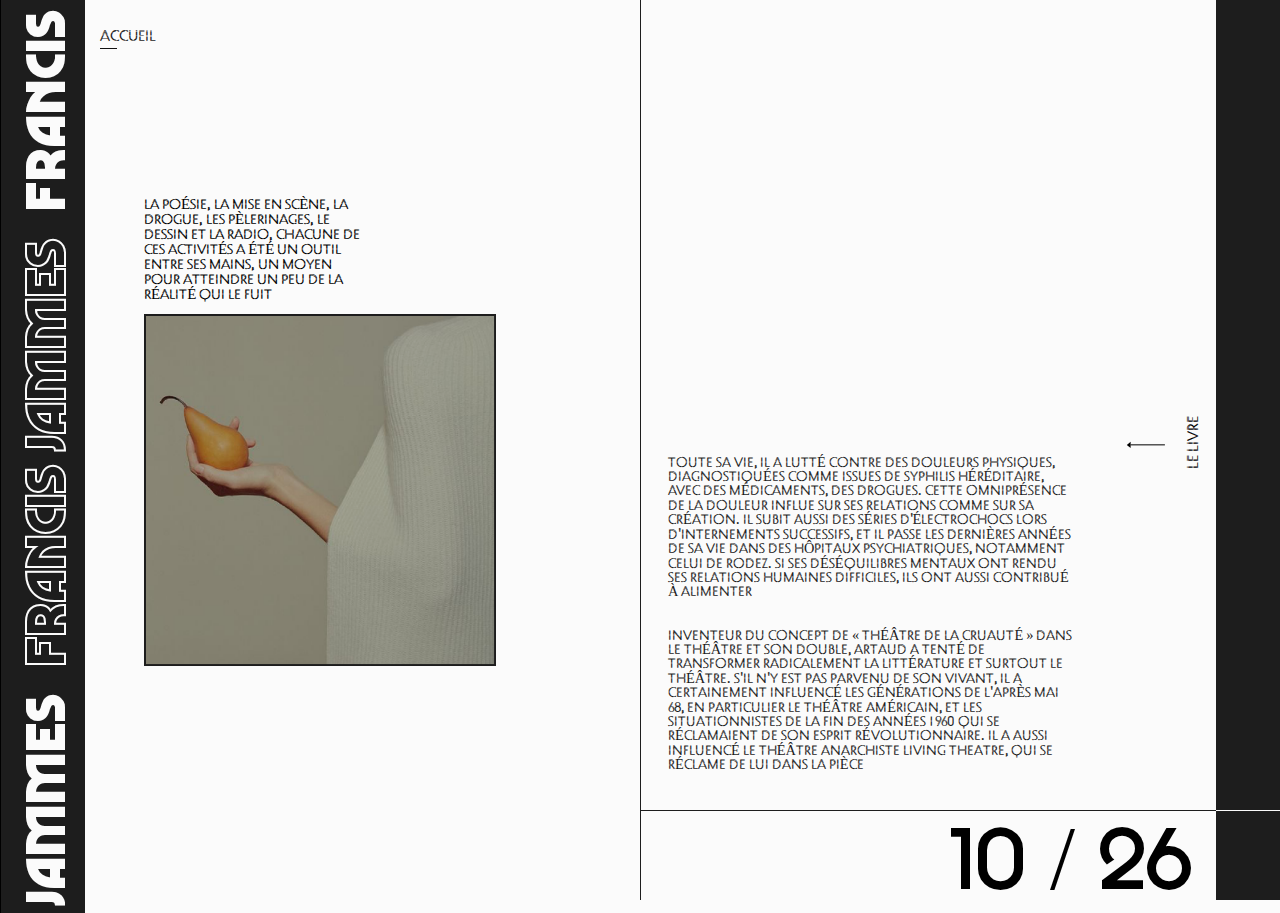
<file: j.html>
<!DOCTYPE html>
<html lang="fr">
<head>
<meta charset="utf-8" />

	<title>
	Antonin Artaud - Lignes plurielles
	</title>
	<style>
    	body { background-color: #fbfbfb; }
  	</style>
<link href="css/reset.css" rel="stylesheet" type="text/css" media="all"/>
<link href="css/style.css" rel="stylesheet" type="text/css" media="all"/>


</head>

<body class="lettre">
  

<div class="conteneurtextanim">
   <div class="marquee">
    <div class="track">
      <p>francis jammes&nbsp;&nbsp;<span class="defoncelettre">francis jammes&nbsp;&nbsp;</span>francis jammes&nbsp;&nbsp;<span class="defoncelettre">francis jammes&nbsp;&nbsp;</span>francis jammes&nbsp;&nbsp;<span class="defoncelettre">francis jammes&nbsp;&nbsp;</span>francis jammes&nbsp;&nbsp;<span class="defoncelettre">francis jammes&nbsp;&nbsp;</span>francis jammes&nbsp;&nbsp;<span class="defoncelettre">francis jammes&nbsp;&nbsp;</span>francis jammes&nbsp;&nbsp;<span class="defoncelettre">francis jammes&nbsp;&nbsp;</span>francis jammes&nbsp;&nbsp;<span class="defoncelettre">francis jammes&nbsp;&nbsp;</span>francis jammes&nbsp;&nbsp;<span class="defoncelettre">francis jammes&nbsp;&nbsp;</span>francis jammes&nbsp;&nbsp;<span class="defoncelettre">francis jammes&nbsp;&nbsp;</span>francis jammes&nbsp;&nbsp;<span class="defoncelettre">francis jammes&nbsp;&nbsp;</span>francis jammes&nbsp;&nbsp;<span class="defoncelettre">francis jammes&nbsp;&nbsp;</span>francis jammes&nbsp;&nbsp;<span class="defoncelettre">francis jammes&nbsp;&nbsp;</span>francis jammes&nbsp;&nbsp;<span class="defoncelettre">francis jammes&nbsp;&nbsp;</span>francis jammes&nbsp;&nbsp;<span class="defoncelettre">francis jammes&nbsp;&nbsp;</span>francis jammes&nbsp;&nbsp;<span class="defoncelettre">francis jammes&nbsp;&nbsp;</span>francis jammes&nbsp;&nbsp;<span class="defoncelettre">francis jammes&nbsp;&nbsp;</span>francis jammes&nbsp;&nbsp;<span class="defoncelettre">francis jammes&nbsp;&nbsp;</span>francis jammes&nbsp;&nbsp;<span class="defoncelettre">francis jammes&nbsp;&nbsp;</span>francis jammes&nbsp;&nbsp;<span class="defoncelettre">francis jammes&nbsp;&nbsp;</span>francis jammes&nbsp;&nbsp;<span class="defoncelettre">francis jammes&nbsp;&nbsp;</span></p>
    </div>
  </div>
 </div>

 <div class="corps" STYLE="TEXT-TRANSFORM: UPPERCASE;">
    <div class="discoverbook">
    <svg xmlns="http://www.w3.org/2000/svg" xmlns:xlink="http://www.w3.org/1999/xlink" x="0px" y="0px" width="40px" height="10px" viewBox="0 0 39.7 9.1" style="transform:rotate(180deg)" xml:space="preserve">
                    <polygon points="35.1,5.1 35.1,7.7 38.9,4.6 35.1,1.6 35.1,4.2 "></polygon>
                    <rect x="1.1" y="4.2" width="34.1" height="1"></rect>
     </svg>
    <p>LE&nbsp;LIVRE</p>
    </div>

    <div id="classauteur" class="auteur">
            <div class="colune">
                 <a href="index.html">accueil</a>
                <p style="height: : 100vh;width: 50vw;">&nbsp;</p>
                <p class="colunep">La poésie, la mise en scène, la drogue, les pèlerinages, le dessin et la radio, chacune de ces activités a été un outil entre ses mains, un moyen pour atteindre un peu de la réalité qui le fuit </p>
                <img class="imgauteur" src="css/img/photoauteurj.png">
            </div>
            <div class="coldeux">
                
                <div class="top">
                    <p>&nbsp;</p>
                    <h4>Toute sa vie, il a lutté contre des douleurs physiques, diagnostiquées comme issues de syphilis héréditaire, avec des médicaments, des drogues. Cette omniprésence de la douleur influe sur ses relations comme sur sa création. Il subit aussi des séries d'électrochocs lors d'internements successifs, et il passe les dernières années de sa vie dans des hôpitaux psychiatriques, notamment celui de Rodez. Si ses déséquilibres mentaux ont rendu ses relations humaines difficiles, ils ont aussi contribué à alimenter<br/>
            <br/>
            <br/>
            Inventeur du concept de « théâtre de la cruauté » dans Le Théâtre et son double, Artaud a tenté de transformer radicalement la littérature et surtout le théâtre. S'il n'y est pas parvenu de son vivant, il a certainement influencé les générations de l'après Mai 68, en particulier le théâtre américain, et les situationnistes de la fin des années 1960 qui se réclamaient de son esprit révolutionnaire. Il a aussi influencé le théâtre anarchiste Living Theatre, qui se réclame de lui dans la pièce 
            </h4>
                </div>
                <div class="bottom">
                    
                    <p>10&nbsp;/&nbsp;26</p>
                </div>

            </div>
        
    </div>
    <div class="livre">
        <div class="top">
             <a href="#classauteur">L'auteur</a>
        <div class="titleanimate">
        <section class="alternatelivre">
            <h4>LIGNES PLURIELLES</h4>
            <h1 class="titre1">L'Abecedaire</h1>
            <h1 class="titre2">test</h1>
            <h1 class="titre3">blablabla</h1>
        </section>

        <section class="alternatelivre" style="transform: translateY(-61%);">
            <h4>LIGNES PLURIELLES</h4>
            <h1 class="titre1">L'Abecedaire</h1>
            <h1 class="titre2">test</h1>
            <h1 class="titre3">blablabla</h1>
        </section>
    </div>

        <div class="livretext">
            <h1 >van gogh le suicide<br/> de la sociEtE</h1>
            <h4>Appartenant a cette categorie de lecteurs annotant, sur-lignant, soulignant et prenant des notes (n’en deplaisent aux amateurs de livres sous cloche), j’ai accumulé durant mes courtes annees de vie une quantite astronomique de mots archives entre deux chapitres dont je ne sais quoi faire. Persuadee de la grandeur des mots et de leurs resonances multiples, je souhaite ici vous partager pour chaque auteur une ou deux phrases qui, J’espere, sauront vous eveiller votre curiosite.<br/>
            <br/>
            <br/>
            Appartenant a cette categorie de lecteurs annotant, sur-lignant, soulignant et prenant des notes (n’en deplaisent aux amateurs de livres sous cloche), j’ai accumulé durant mes courtes annees de vie une quantite astronomique de mots archives entre deux chapitres dont je ne sais quoi faire. Persuadee de la grandeur des mots et de leurs resonances multiples, je souhaite ici vous partager pour chaque auteur une ou deux phrases qui, J’espere, sauront vous eveiller votre curiosite.
            </h4>
        </div>
            <p class="dividerletter">&nbsp;</p>
    </div>


 
    <div class="bottom">
         <p class="dividerauteur" >&nbsp;</p>
    </div>

<svg xmlns="http://www.w3.org/2000/svg" width="299.91" height="320.798" viewBox="0 0 299.91 320.798">
  <g id="spine" transform="translate(-0.04)">
    <path id="Tracé_3" data-name="Tracé 3" d="M130.33,59.728,132.1,58.58l7.654,12.1,5.756-3.62,1.112,1.766-7.566,4.759Z" transform="translate(-33.132 -24.679)" fill="#fcfcfc"/>
    <path id="Tracé_4" data-name="Tracé 4" d="M141.53,52.858l1.854-1.068L151.542,66l-1.854,1.068Z" transform="translate(-34.444 -23.883)" fill="#fcfcfc"/>
    <path id="Tracé_5" data-name="Tracé 5" d="M158.1,60.793a8.52,8.52,0,0,1-4.229-1.183,7.257,7.257,0,0,1-2.878-3.028,7.452,7.452,0,0,1-.812-3.478,9.155,9.155,0,0,1,.733-3.6,8.007,8.007,0,0,1,2.092-2.834,7.593,7.593,0,0,1,1.254-.953c.424-.256.971-.556,1.651-.883l1.324-.671.945,1.863-1.324.671c-.627.327-1.13.6-1.51.83a6.806,6.806,0,0,0-1.068.83,6.233,6.233,0,0,0-1.457,2.172,6.727,6.727,0,0,0-.5,2.649,5.43,5.43,0,0,0,.592,2.5,5.3,5.3,0,0,0,2.163,2.234,6.559,6.559,0,0,0,3.214.883,7.222,7.222,0,0,0,3.443-.821l1.1-.565-2.719-5.3,1.907-.971,3.673,7.178-2.984,1.527A9.6,9.6,0,0,1,158.1,60.793Z" transform="translate(-35.458 -22.989)" fill="#fcfcfc"/>
    <path id="Tracé_6" data-name="Tracé 6" d="M163,41.271a10.938,10.938,0,0,1,7.292-.441,9.217,9.217,0,0,1,3.187,1.616l-.159-.371-1.854-4.414,1.978-.83,6.33,15.159-1.969.83-2.048-4.829A8.661,8.661,0,0,0,169.9,42.9a9.447,9.447,0,0,0-4.017-.168l5.438,12.793-1.969.883Z" transform="translate(-36.96 -22.131)" fill="#fcfcfc"/>
    <path id="Tracé_7" data-name="Tracé 7" d="M179,34.841l9.6-3.311.689,1.978L181.7,36.156l1.642,4.741,5.527-1.907.653,1.907L184,42.8l1.686,4.882,7.575-2.649.68,1.978-9.6,3.311Z" transform="translate(-38.834 -21.51)" fill="#fcfcfc"/>
    <path id="Tracé_8" data-name="Tracé 8" d="M197.057,44.029l4.467-1.245a3.32,3.32,0,0,0,1.863-1.148,1.925,1.925,0,0,0,.318-1.766,2.048,2.048,0,0,0-.883-1.2,3.964,3.964,0,0,0-1.766-.556h-.247l-2.092-.335a14.85,14.85,0,0,1-1.536-.3,3.752,3.752,0,0,1-1.969-1.068,4.273,4.273,0,0,1-1.1-1.872,3.973,3.973,0,0,1,.238-2.852,4.653,4.653,0,0,1,2.119-2.145,5.5,5.5,0,0,1,1.086-.459c.388-.132.777-.247,1.165-.353l2.189-.609.556,2.013-2.737.768a3.973,3.973,0,0,0-2.084,1.245A2.039,2.039,0,0,0,197,35.059a3.532,3.532,0,0,0,1.66.6h.132q.768.132,1.722.265l1.942.309a4.167,4.167,0,0,1,2.128,1.086,4.52,4.52,0,0,1,1.254,2.1,3.938,3.938,0,0,1,0,2.26,4.105,4.105,0,0,1-1.324,1.9,6.357,6.357,0,0,1-2.454,1.21l-4.414,1.236Z" transform="translate(-40.585 -21.11)" fill="#fcfcfc"/>
    <path id="Tracé_9" data-name="Tracé 9" d="M214.83,24.973l2.057-.362c.415-.079.777-.141,1.095-.185s.618-.088.883-.124a8.387,8.387,0,0,1,3.443.3,5.765,5.765,0,0,1,2.551,1.589A5.421,5.421,0,0,1,226.183,29a5.535,5.535,0,0,1-.327,3.249,6.074,6.074,0,0,1-2.048,2.569,8.669,8.669,0,0,1-3.593,1.439l-1.121.2.768,4.264-2.11.38Zm5,9.27a6.065,6.065,0,0,0,2.41-.953,4.511,4.511,0,0,0,1.571-1.713,3.426,3.426,0,0,0,.283-2.216,3.532,3.532,0,0,0-1.033-2.039,3.823,3.823,0,0,0-1.969-.98,6.948,6.948,0,0,0-2.525,0l-1.245.221,1.413,7.866Z" transform="translate(-43.031 -20.656)" fill="#fcfcfc"/>
    <path id="Tracé_10" data-name="Tracé 10" d="M229.93,22.486l2.128-.256,1.686,14.2,6.763-.812.247,2.084-8.89,1.1Z" transform="translate(-44.8 -20.42)" fill="#fcfcfc"/>
    <path id="Tracé_11" data-name="Tracé 11" d="M245.867,36.586a5.738,5.738,0,0,1-2.34-2.34,8.828,8.828,0,0,1-1.006-3.805L242,21.013l2.137-.132.512,9.438a5.756,5.756,0,0,0,1.333,3.717,3.6,3.6,0,0,0,2.975,1.157,3.673,3.673,0,0,0,2.86-1.5,5.721,5.721,0,0,0,.883-3.849l-.556-9.438,2.163-.124.565,9.464a8.828,8.828,0,0,1-.547,3.893,5.739,5.739,0,0,1-2.048,2.6,6.092,6.092,0,0,1-3.214,1.015,5.977,5.977,0,0,1-3.2-.662Z" transform="translate(-46.214 -20.192)" fill="#fcfcfc"/>
    <path id="Tracé_12" data-name="Tracé 12" d="M260.325,20.18h3.567a7.827,7.827,0,0,1,1.068.044,7.742,7.742,0,0,1,3.214.83,5.121,5.121,0,0,1,2.843,4.891,5.429,5.429,0,0,1-.371,1.969,4.989,4.989,0,0,1-1.006,1.571,4.635,4.635,0,0,1-1.571,1.13,4.953,4.953,0,0,1,2.181,2.216,7.231,7.231,0,0,1,.706,3.408v.5h-2.145v-.5a5.9,5.9,0,0,0-.406-2.278,4,4,0,0,0-1.245-1.713,3.125,3.125,0,0,0-1.88-.662l-2.993-.088-.088,5.094H260.06Zm4.026,9.473a6.357,6.357,0,0,0,2.242-.353,3.461,3.461,0,0,0,1.633-1.227,3.531,3.531,0,0,0,.618-2.031,3.2,3.2,0,0,0-1.2-2.843,5.394,5.394,0,0,0-3.143-.936h-2.066l-.124,7.381Z" transform="translate(-48.33 -20.18)" fill="#fcfcfc"/>
    <path id="Tracé_13" data-name="Tracé 13" d="M276.3,20.6l2.145.124-.945,16.35-2.137-.124Z" transform="translate(-50.122 -20.229)" fill="#fcfcfc"/>
    <path id="Tracé_14" data-name="Tracé 14" d="M282.78,21l10.1,1.033-.212,2.075-7.946-.8-.512,4.988,5.818.592-.2,2-5.818-.592-.521,5.138,7.946.812-.212,2.084L281.12,37.3Z" transform="translate(-50.797 -20.276)" fill="#fcfcfc"/>
    <path id="Tracé_15" data-name="Tracé 15" d="M297.773,22.67l2.119.344L297.606,37.14l6.718,1.086-.335,2.057-8.829-1.421Z" transform="translate(-52.442 -20.472)" fill="#fcfcfc"/>
    <path id="Tracé_16" data-name="Tracé 16" d="M310.8,24.92l2.092.45-3.055,13.967,6.648,1.448-.441,2.048L307.3,40.882Z" transform="translate(-53.864 -20.735)" fill="#fcfcfc"/>
    <path id="Tracé_17" data-name="Tracé 17" d="M323.757,27.88l9.773,2.754-.565,2.013-7.751-2.172-1.36,4.829,5.633,1.58-.547,1.942-5.633-1.589-1.395,4.979,7.716,2.172-.565,2.013-9.773-2.754Z" transform="translate(-55.269 -21.082)" fill="#fcfcfc"/>
    <path id="Tracé_18" data-name="Tracé 18" d="M333.207,45.692l4.414,1.527a3.346,3.346,0,0,0,2.189.124,1.907,1.907,0,0,0,1.245-1.245,2.066,2.066,0,0,0,0-1.474,3.842,3.842,0,0,0-1.13-1.466.486.486,0,0,1-.1-.088l-.079-.079-1.536-1.466a15.145,15.145,0,0,1-1.086-1.13,3.8,3.8,0,0,1-1.015-2,4.415,4.415,0,0,1,.168-2.163,3.973,3.973,0,0,1,1.827-2.207,4.67,4.67,0,0,1,2.958-.556,6.267,6.267,0,0,1,1.156.238l1.165.38,2.136.742-.689,1.978-2.649-.936a4.079,4.079,0,0,0-2.5-.2,2,2,0,0,0-1.448,1.315,1.924,1.924,0,0,0,0,1.3,3.531,3.531,0,0,0,1.024,1.43h.106c.371.362.794.759,1.262,1.2s.945.883,1.421,1.36a4.158,4.158,0,0,1,1.139,2.119,4.414,4.414,0,0,1-.168,2.437,3.822,3.822,0,0,1-1.3,1.854,4.07,4.07,0,0,1-2.163.812,6.41,6.41,0,0,1-2.693-.38L332.51,47.6Z" transform="translate(-56.817 -21.732)" fill="#fcfcfc"/>
    <path id="Tracé_19" data-name="Tracé 19" d="M354.2,49.537a2.649,2.649,0,1,1,1.368,3.47A2.649,2.649,0,0,1,354.2,49.537Z" transform="translate(-59.333 -23.431)" fill="#fcfcfc"/>
    <path id="Tracé_80" data-name="Tracé 80" d="M60.321,381.759H52.675c-.2-.362-.413.265-.546,0a5.247,5.247,0,0,1-.839-2.578,5.6,5.6,0,0,1,4.653-5.615,4.891,4.891,0,0,1,1.863.071,4.67,4.67,0,0,1,1.722.812,4.962,4.962,0,0,1,.795-3.011,7.151,7.151,0,0,1,2.578-2.331l.433-.247,1.059,1.863-.433.247a5.81,5.81,0,0,0-1.766,1.5,3.991,3.991,0,0,0-.883,1.942,3.064,3.064,0,0,0,.388,1.96l1.483,2.6,4.414-2.516,1.059,1.863Zm.221-3.62a6.013,6.013,0,0,0-1.439-1.766,3.355,3.355,0,0,0-1.889-.768,3.531,3.531,0,0,0-2.066.494,3.187,3.187,0,0,0-1.836,2.481,5.3,5.3,0,0,0,.795,3.178h1.246l6.2-1.881Z" transform="translate(-23.873 -61.028)" fill="#fcfcfc"/>
    <path id="Tracé_81" data-name="Tracé 81" d="M46.945,373.382,46,371.466l14.6-7.416.971,1.907Z" transform="translate(-23.253 -60.464)" fill="#fcfcfc"/>
    <path id="Tracé_82" data-name="Tracé 82" d="M43.534,366.631l-4.194-9.243,1.907-.883,3.311,7.3,4.564-2.075-2.41-5.3,1.836-.83,2.41,5.3,4.706-2.137-3.311-7.292,1.907-.883,4.2,9.288Z" transform="translate(-22.473 -58.887)" fill="#fcfcfc"/>
    <path id="Tracé_83" data-name="Tracé 83" d="M37.828,352.9l-.768-2,13.349-5.12-2.437-6.348,1.951-.75,3.2,8.352Z" transform="translate(-22.206 -57.493)" fill="#fcfcfc"/>
    <path id="Tracé_84" data-name="Tracé 84" d="M33.173,340.492l-.653-2.022,13.6-4.414-2.084-6.48,2-.636,2.737,8.52Z" transform="translate(-21.674 -56.117)" fill="#fcfcfc"/>
    <path id="Tracé_85" data-name="Tracé 85" d="M28.925,327.664,26.4,317.829l2.022-.521,2.039,7.76,4.865-1.245-1.457-5.668,1.951-.5,1.457,5.668,5.006-1.289-2-7.76,2.031-.521,2.525,9.835Z" transform="translate(-20.957 -54.571)" fill="#fcfcfc"/>
    <path id="Tracé_86" data-name="Tracé 86" d="M39.512,310.779l-.883-4.555a3.32,3.32,0,0,0-.989-1.951,1.933,1.933,0,0,0-1.7-.45,2.083,2.083,0,0,0-1.271.742,3.9,3.9,0,0,0-.689,1.713v.247c-.194.768-.362,1.457-.494,2.057a15.263,15.263,0,0,1-.433,1.51,3.885,3.885,0,0,1-1.218,1.88,4.132,4.132,0,0,1-1.96.936,3.991,3.991,0,0,1-2.825-.459,4.706,4.706,0,0,1-1.96-2.278,5.756,5.756,0,0,1-.371-1.121c-.1-.406-.185-.8-.256-1.2L24,305.615l2.048-.4.547,2.8a3.964,3.964,0,0,0,1.077,2.251,2.039,2.039,0,0,0,2.94-.132,3.69,3.69,0,0,0,.724-1.6.115.115,0,0,1,0-.053.3.3,0,0,0,0-.079c.132-.5.265-1.068.406-1.7s.3-1.262.468-1.916a4.158,4.158,0,0,1,1.254-2.048,4.414,4.414,0,0,1,2.189-1.077,3.893,3.893,0,0,1,2.26.185,4.149,4.149,0,0,1,1.766,1.466,6.454,6.454,0,0,1,1.033,2.525l.883,4.529Z" transform="translate(-20.676 -53.146)" fill="#fcfcfc"/>
    <path id="Tracé_87" data-name="Tracé 87" d="M32.765,291.97a2.649,2.649,0,1,1,2.3-2.922,2.648,2.648,0,0,1-2.3,2.922Z" transform="translate(-21.354 -51.402)" fill="#fcfcfc"/>
    <path id="Tracé_88" data-name="Tracé 88" d="M20.638,276.885l-.088-2.137,14.276-.583-.274-6.8,2.092-.088.362,8.934Z" transform="translate(-20.272 -49.128)" fill="#fcfcfc"/>
    <path id="Tracé_89" data-name="Tracé 89" d="M20.28,265.041V262.9l16.377-.265v2.137Z" transform="translate(-20.24 -48.584)" fill="#fcfcfc"/>
    <path id="Tracé_90" data-name="Tracé 90" d="M35.724,253.624a8.546,8.546,0,0,1-3.125,3.1,7.372,7.372,0,0,1-4.061,1,7.522,7.522,0,0,1-3.417-1.024,8.988,8.988,0,0,1-2.763-2.419,7.857,7.857,0,0,1-1.474-3.249,7.751,7.751,0,0,1-.2-1.563v-1.88l.071-1.483,2.092.1-.035,1.5c0,.706-.044,1.289,0,1.766a6.312,6.312,0,0,0,1.36,3.681,6.7,6.7,0,0,0,2.022,1.766,5.553,5.553,0,0,0,2.463.724,5.386,5.386,0,0,0,3.011-.768,6.613,6.613,0,0,0,2.331-2.375,7.257,7.257,0,0,0,1-3.4l.053-1.236-5.959-.283.1-2.137,8.052.38-.15,3.346a9.5,9.5,0,0,1-1.36,4.458Z" transform="translate(-20.287 -46.569)" fill="#fcfcfc"/>
    <path id="Tracé_91" data-name="Tracé 91" d="M21.21,239.449a10.859,10.859,0,0,1,1.051-3.531,11.028,11.028,0,0,1,2.172-3,9.182,9.182,0,0,1,2.993-1.969l-.406-.044-4.723-.565.247-2.128,16.271,1.933-.256,2.128-5.209-.618a8.67,8.67,0,0,0-7.328,2.569,9.42,9.42,0,0,0-2.136,3.408l13.843,1.642-.256,2.128Z" transform="translate(-20.349 -44.551)" fill="#fcfcfc"/>
    <path id="Tracé_92" data-name="Tracé 92" d="M23.44,222.4l1.872-9.985,2.057.388-1.483,7.875,4.935.883,1.059-5.7,1.978.371-1.095,5.747,5.076.953,1.483-7.875,2.048.388L39.5,225.414Z" transform="translate(-20.61 -42.7)" fill="#fcfcfc"/>
    <path id="Tracé_93" data-name="Tracé 93" d="M40.291,211.575l1.13-4.476a3.3,3.3,0,0,0-.071-2.189A1.925,1.925,0,0,0,40,203.78a2.039,2.039,0,0,0-1.466.141,3.841,3.841,0,0,0-1.36,1.254l-.079.106a.344.344,0,0,1-.071.088c-.5.618-.945,1.174-1.324,1.66a13.221,13.221,0,0,1-1.024,1.183,3.832,3.832,0,0,1-1.9,1.183,4.344,4.344,0,0,1-2.181,0,3.982,3.982,0,0,1-2.357-1.624,4.679,4.679,0,0,1-.821-2.887,6.869,6.869,0,0,1,.141-1.174c.088-.406.177-.8.274-1.192l.556-2.207,2.022.512-.715,2.746a4.026,4.026,0,0,0,0,2.5,2.013,2.013,0,0,0,1.43,1.245,1.986,1.986,0,0,0,1.289-.115,3.585,3.585,0,0,0,1.342-1.148.044.044,0,0,1,0-.044.3.3,0,0,0,0-.071c.327-.406.689-.883,1.086-1.368s.8-1.015,1.227-1.536a4.158,4.158,0,0,1,2.013-1.324,4.591,4.591,0,0,1,2.445-.053,3.964,3.964,0,0,1,1.96,1.13,4.149,4.149,0,0,1,1,2.084,6.4,6.4,0,0,1-.141,2.719l-1.121,4.476Z" transform="translate(-21.076 -41.282)" fill="#fcfcfc"/>
    <path id="Tracé_94" data-name="Tracé 94" d="M32.28,186.487l.7-1.978c.141-.4.265-.742.38-1.042s.23-.574.344-.839a8.484,8.484,0,0,1,1.969-2.834,5.845,5.845,0,0,1,2.649-1.43,5.57,5.57,0,0,1,3.1.238,5.633,5.633,0,0,1,2.649,1.889,6.074,6.074,0,0,1,1.21,3.081,8.555,8.555,0,0,1-.53,3.832l-.353,1.077,4.079,1.439-.706,2.022Zm10.524.238a6.074,6.074,0,0,0,.362-2.569,4.538,4.538,0,0,0-.715-2.189,3.478,3.478,0,0,0-1.766-1.342,3.576,3.576,0,0,0-2.278-.115,3.893,3.893,0,0,0-1.828,1.227,7,7,0,0,0-1.236,2.207l-.424,1.192,7.54,2.649Z" transform="translate(-21.646 -38.697)" fill="#fcfcfc"/>
    <path id="Tracé_95" data-name="Tracé 95" d="M37.54,172.823l.83-1.978L51.542,176.4l2.649-6.268,1.933.812-3.478,8.246Z" transform="translate(-22.262 -37.747)" fill="#fcfcfc"/>
    <path id="Tracé_96" data-name="Tracé 96" d="M57.739,164.867a5.739,5.739,0,0,1-3.187.883,8.757,8.757,0,0,1-3.805-1.006l-8.467-4.211.945-1.925L51.7,162.8a5.712,5.712,0,0,0,3.885.689,3.531,3.531,0,0,0,2.472-2,3.629,3.629,0,0,0,.124-3.231,5.721,5.721,0,0,0-2.9-2.649l-8.467-4.194.962-1.942,8.467,4.194a8.723,8.723,0,0,1,3.108,2.41,5.739,5.739,0,0,1,1.227,3.028,6.18,6.18,0,0,1-.68,3.3,6.021,6.021,0,0,1-2.154,2.463Z" transform="translate(-22.817 -35.326)" fill="#fcfcfc"/>
    <path id="Tracé_97" data-name="Tracé 97" d="M50.6,144.671l1.068-1.828c.283-.477.53-.883.733-1.254a7.826,7.826,0,0,1,.565-.883,7.672,7.672,0,0,1,2.313-2.384,5.4,5.4,0,0,1,2.737-.883,5.465,5.465,0,0,1,2.913.821,5.7,5.7,0,0,1,1.5,1.262,4.776,4.776,0,0,1,.883,1.651,4.511,4.511,0,0,1,.159,1.889,4.909,4.909,0,0,1,3.011-.8,7.2,7.2,0,0,1,3.3,1.059l.433.256-1.086,1.845-.433-.256a5.924,5.924,0,0,0-2.181-.768,4.07,4.07,0,0,0-2.1.247,3.09,3.09,0,0,0-1.5,1.307l-1.5,2.578,4.414,2.578-1.1,1.836Zm10.223,1.148a6.18,6.18,0,0,0,.795-2.119,3.426,3.426,0,0,0-.265-2.022,3.531,3.531,0,0,0-1.457-1.545,3.231,3.231,0,0,0-3.063-.353,5.4,5.4,0,0,0-2.348,2.278l-1.042,1.766,6.339,3.761Z" transform="translate(-23.792 -33.917)" fill="#fcfcfc"/>
    <path id="Tracé_98" data-name="Tracé 98" d="M59,131.576l1.174-1.766,13.72,8.952-1.165,1.766Z" transform="translate(-24.776 -33.023)" fill="#fcfcfc"/>
    <path id="Tracé_99" data-name="Tracé 99" d="M62.53,125.235l5.915-8.255,1.7,1.218-4.67,6.515,4.079,2.922,3.408-4.75L74.6,124.06l-3.408,4.75,4.194,3.011,4.67-6.507,1.7,1.218-5.924,8.246Z" transform="translate(-25.19 -31.52)" fill="#fcfcfc"/>
    <path id="Tracé_100" data-name="Tracé 100" d="M71.55,113.779l1.342-1.669,11.106,9,4.282-5.3,1.624,1.315-5.6,6.983Z" transform="translate(-26.246 -30.95)" fill="#fcfcfc"/>
    <path id="Tracé_101" data-name="Tracé 101" d="M80,103.519l1.439-1.589,10.594,9.588,4.564-5.05,1.554,1.4-6,6.63Z" transform="translate(-27.236 -29.757)" fill="#fcfcfc"/>
    <path id="Tracé_102" data-name="Tracé 102" d="M89.1,92.906l7.248-7.116,1.492,1.492L92.119,92.9l3.531,3.531,4.176-4.1,1.413,1.439-4.167,4.1,3.62,3.681,5.712-5.615,1.421,1.519-7.239,7.125Z" transform="translate(-28.302 -27.866)" fill="#fcfcfc"/>
    <path id="Tracé_103" data-name="Tracé 103" d="M109.394,93.6l3.531-3.046a3.311,3.311,0,0,0,1.192-1.836,1.942,1.942,0,0,0-.468-1.7,2.084,2.084,0,0,0-1.28-.724,4.008,4.008,0,0,0-1.827.265H110.3l-2.031.6a13.8,13.8,0,0,1-1.518.388,3.84,3.84,0,0,1-2.234-.106,4.185,4.185,0,0,1-1.766-1.227,3.911,3.911,0,0,1-1.015-2.649,4.706,4.706,0,0,1,.98-2.843,6.065,6.065,0,0,1,.786-.883q.45-.424.883-.821L106.1,77.52l1.377,1.571-2.154,1.872a4.008,4.008,0,0,0-1.4,2.066,2.039,2.039,0,0,0,1.589,2.481,3.638,3.638,0,0,0,1.766-.177h.115l1.669-.5c.618-.194,1.245-.38,1.889-.556a4.123,4.123,0,0,1,2.4.053,4.458,4.458,0,0,1,2.039,1.36,3.893,3.893,0,0,1,.962,2.048,4.043,4.043,0,0,1-.371,2.278,6.33,6.33,0,0,1-1.66,2.154L110.8,95.177Z" transform="translate(-29.783 -26.897)" fill="#fcfcfc"/>
    <path id="Tracé_104" data-name="Tracé 104" d="M122.818,78.2a2.649,2.649,0,1,1,3.69.521A2.649,2.649,0,0,1,122.818,78.2Z" transform="translate(-32.189 -26.478)" fill="#fcfcfc"/>
  </g>
</svg>

 </div>

</body>
</html>
</file>
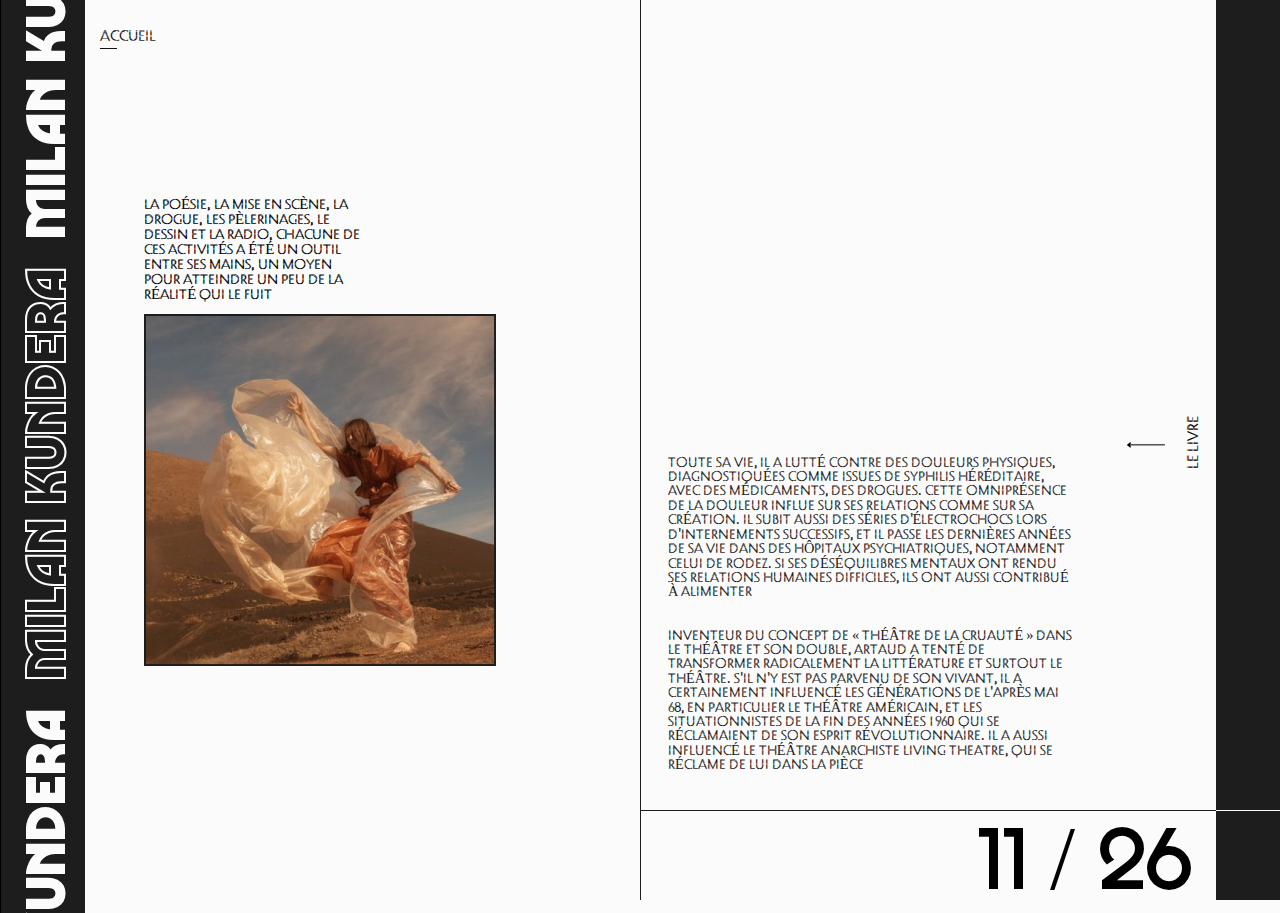
<file: k.html>
<!DOCTYPE html>
<html lang="fr">
<head>
<meta charset="utf-8" />

	<title>
	Antonin Artaud - Lignes plurielles
	</title>
	<style>
    	body { background-color: #fbfbfb; }
  	</style>
<link href="css/reset.css" rel="stylesheet" type="text/css" media="all"/>
<link href="css/style.css" rel="stylesheet" type="text/css" media="all"/>


</head>

<body class="lettre">
  

<div class="conteneurtextanim">
   <div class="marquee">
    <div class="track">
      <p>milan kundera&nbsp;&nbsp;<span class="defoncelettre">milan kundera&nbsp;&nbsp;</span>milan kundera&nbsp;&nbsp;<span class="defoncelettre">milan kundera&nbsp;&nbsp;</span>milan kundera&nbsp;&nbsp;<span class="defoncelettre">milan kundera&nbsp;&nbsp;</span>milan kundera&nbsp;&nbsp;<span class="defoncelettre">milan kundera&nbsp;&nbsp;</span>milan kundera&nbsp;&nbsp;<span class="defoncelettre">milan kundera&nbsp;&nbsp;</span>milan kundera&nbsp;&nbsp;<span class="defoncelettre">milan kundera&nbsp;&nbsp;</span>milan kundera&nbsp;&nbsp;<span class="defoncelettre">milan kundera&nbsp;&nbsp;</span>milan kundera&nbsp;&nbsp;<span class="defoncelettre">milan kundera&nbsp;&nbsp;</span>milan kundera&nbsp;&nbsp;<span class="defoncelettre">milan kundera&nbsp;&nbsp;</span>milan kundera&nbsp;&nbsp;<span class="defoncelettre">milan kundera&nbsp;&nbsp;</span>milan kundera&nbsp;&nbsp;<span class="defoncelettre">milan kundera&nbsp;&nbsp;</span>milan kundera&nbsp;&nbsp;<span class="defoncelettre">milan kundera&nbsp;&nbsp;</span>milan kundera&nbsp;&nbsp;<span class="defoncelettre">milan kundera&nbsp;&nbsp;</span>milan kundera&nbsp;&nbsp;<span class="defoncelettre">milan kundera&nbsp;&nbsp;</span>milan kundera&nbsp;&nbsp;<span class="defoncelettre">milan kundera&nbsp;&nbsp;</span>milan kundera&nbsp;&nbsp;<span class="defoncelettre">milan kundera&nbsp;&nbsp;</span>milan kundera&nbsp;&nbsp;<span class="defoncelettre">milan kundera&nbsp;&nbsp;</span>milan kundera&nbsp;&nbsp;<span class="defoncelettre">milan kundera&nbsp;&nbsp;</span>milan kundera&nbsp;&nbsp;<span class="defoncelettre">milan kundera&nbsp;&nbsp;</span>milan kundera&nbsp;&nbsp;<span class="defoncelettre">milan kundera&nbsp;&nbsp;</span>milan kundera&nbsp;&nbsp;<span class="defoncelettre">milan kundera&nbsp;&nbsp;</span>milan kundera&nbsp;&nbsp;<span class="defoncelettre">milan kundera&nbsp;&nbsp;</span></p>
    </div>
  </div>
 </div>

  <div class="corps" STYLE="TEXT-TRANSFORM: UPPERCASE;">
    <div class="discoverbook">
    <svg xmlns="http://www.w3.org/2000/svg" xmlns:xlink="http://www.w3.org/1999/xlink" x="0px" y="0px" width="40px" height="10px" viewBox="0 0 39.7 9.1" style="transform:rotate(180deg)" xml:space="preserve">
                    <polygon points="35.1,5.1 35.1,7.7 38.9,4.6 35.1,1.6 35.1,4.2 "></polygon>
                    <rect x="1.1" y="4.2" width="34.1" height="1"></rect>
     </svg>
    <p>LE&nbsp;LIVRE</p>
    </div>

    <div id="classauteur" class="auteur">
            <div class="colune">
                 <a href="index.html">accueil</a>
                <p style="height: : 100vh;width: 50vw;">&nbsp;</p>
                <p class="colunep">La poésie, la mise en scène, la drogue, les pèlerinages, le dessin et la radio, chacune de ces activités a été un outil entre ses mains, un moyen pour atteindre un peu de la réalité qui le fuit </p>
                <img class="imgauteur" src="css/img/photoauteurk.png">
            </div>
            <div class="coldeux">
                
                <div class="top">
                    <p>&nbsp;</p>
                    <h4>Toute sa vie, il a lutté contre des douleurs physiques, diagnostiquées comme issues de syphilis héréditaire, avec des médicaments, des drogues. Cette omniprésence de la douleur influe sur ses relations comme sur sa création. Il subit aussi des séries d'électrochocs lors d'internements successifs, et il passe les dernières années de sa vie dans des hôpitaux psychiatriques, notamment celui de Rodez. Si ses déséquilibres mentaux ont rendu ses relations humaines difficiles, ils ont aussi contribué à alimenter<br/>
            <br/>
            <br/>
            Inventeur du concept de « théâtre de la cruauté » dans Le Théâtre et son double, Artaud a tenté de transformer radicalement la littérature et surtout le théâtre. S'il n'y est pas parvenu de son vivant, il a certainement influencé les générations de l'après Mai 68, en particulier le théâtre américain, et les situationnistes de la fin des années 1960 qui se réclamaient de son esprit révolutionnaire. Il a aussi influencé le théâtre anarchiste Living Theatre, qui se réclame de lui dans la pièce 
            </h4>
                </div>
                <div class="bottom">
                    
                    <p>11&nbsp;/&nbsp;26</p>
                </div>

            </div>
        
    </div>
    <div class="livre">
        <div class="top">
             <a href="#classauteur">L'auteur</a>
        <div class="titleanimate">
        <section class="alternatelivre">
            <h4>LIGNES PLURIELLES</h4>
            <h1 class="titre1">L'Abecedaire</h1>
            <h1 class="titre2">test</h1>
            <h1 class="titre3">blablabla</h1>
        </section>

        <section class="alternatelivre" style="transform: translateY(-61%);">
            <h4>LIGNES PLURIELLES</h4>
            <h1 class="titre1">L'Abecedaire</h1>
            <h1 class="titre2">test</h1>
            <h1 class="titre3">blablabla</h1>
        </section>
    </div>

        <div class="livretext">
            <h1 >van gogh le suicide<br/> de la sociEtE</h1>
            <h4>Appartenant a cette categorie de lecteurs annotant, sur-lignant, soulignant et prenant des notes (n’en deplaisent aux amateurs de livres sous cloche), j’ai accumulé durant mes courtes annees de vie une quantite astronomique de mots archives entre deux chapitres dont je ne sais quoi faire. Persuadee de la grandeur des mots et de leurs resonances multiples, je souhaite ici vous partager pour chaque auteur une ou deux phrases qui, J’espere, sauront vous eveiller votre curiosite.<br/>
            <br/>
            <br/>
            Appartenant a cette categorie de lecteurs annotant, sur-lignant, soulignant et prenant des notes (n’en deplaisent aux amateurs de livres sous cloche), j’ai accumulé durant mes courtes annees de vie une quantite astronomique de mots archives entre deux chapitres dont je ne sais quoi faire. Persuadee de la grandeur des mots et de leurs resonances multiples, je souhaite ici vous partager pour chaque auteur une ou deux phrases qui, J’espere, sauront vous eveiller votre curiosite.
            </h4>
        </div>
            <p class="dividerletter">&nbsp;</p>
    </div>


 
    <div class="bottom">
         <p class="dividerauteur" >&nbsp;</p>
    </div>

<svg xmlns="http://www.w3.org/2000/svg" width="299.91" height="320.798" viewBox="0 0 299.91 320.798">
  <g id="spine" transform="translate(-0.04)">
    <path id="Tracé_3" data-name="Tracé 3" d="M130.33,59.728,132.1,58.58l7.654,12.1,5.756-3.62,1.112,1.766-7.566,4.759Z" transform="translate(-33.132 -24.679)" fill="#fcfcfc"/>
    <path id="Tracé_4" data-name="Tracé 4" d="M141.53,52.858l1.854-1.068L151.542,66l-1.854,1.068Z" transform="translate(-34.444 -23.883)" fill="#fcfcfc"/>
    <path id="Tracé_5" data-name="Tracé 5" d="M158.1,60.793a8.52,8.52,0,0,1-4.229-1.183,7.257,7.257,0,0,1-2.878-3.028,7.452,7.452,0,0,1-.812-3.478,9.155,9.155,0,0,1,.733-3.6,8.007,8.007,0,0,1,2.092-2.834,7.593,7.593,0,0,1,1.254-.953c.424-.256.971-.556,1.651-.883l1.324-.671.945,1.863-1.324.671c-.627.327-1.13.6-1.51.83a6.806,6.806,0,0,0-1.068.83,6.233,6.233,0,0,0-1.457,2.172,6.727,6.727,0,0,0-.5,2.649,5.43,5.43,0,0,0,.592,2.5,5.3,5.3,0,0,0,2.163,2.234,6.559,6.559,0,0,0,3.214.883,7.222,7.222,0,0,0,3.443-.821l1.1-.565-2.719-5.3,1.907-.971,3.673,7.178-2.984,1.527A9.6,9.6,0,0,1,158.1,60.793Z" transform="translate(-35.458 -22.989)" fill="#fcfcfc"/>
    <path id="Tracé_6" data-name="Tracé 6" d="M163,41.271a10.938,10.938,0,0,1,7.292-.441,9.217,9.217,0,0,1,3.187,1.616l-.159-.371-1.854-4.414,1.978-.83,6.33,15.159-1.969.83-2.048-4.829A8.661,8.661,0,0,0,169.9,42.9a9.447,9.447,0,0,0-4.017-.168l5.438,12.793-1.969.883Z" transform="translate(-36.96 -22.131)" fill="#fcfcfc"/>
    <path id="Tracé_7" data-name="Tracé 7" d="M179,34.841l9.6-3.311.689,1.978L181.7,36.156l1.642,4.741,5.527-1.907.653,1.907L184,42.8l1.686,4.882,7.575-2.649.68,1.978-9.6,3.311Z" transform="translate(-38.834 -21.51)" fill="#fcfcfc"/>
    <path id="Tracé_8" data-name="Tracé 8" d="M197.057,44.029l4.467-1.245a3.32,3.32,0,0,0,1.863-1.148,1.925,1.925,0,0,0,.318-1.766,2.048,2.048,0,0,0-.883-1.2,3.964,3.964,0,0,0-1.766-.556h-.247l-2.092-.335a14.85,14.85,0,0,1-1.536-.3,3.752,3.752,0,0,1-1.969-1.068,4.273,4.273,0,0,1-1.1-1.872,3.973,3.973,0,0,1,.238-2.852,4.653,4.653,0,0,1,2.119-2.145,5.5,5.5,0,0,1,1.086-.459c.388-.132.777-.247,1.165-.353l2.189-.609.556,2.013-2.737.768a3.973,3.973,0,0,0-2.084,1.245A2.039,2.039,0,0,0,197,35.059a3.532,3.532,0,0,0,1.66.6h.132q.768.132,1.722.265l1.942.309a4.167,4.167,0,0,1,2.128,1.086,4.52,4.52,0,0,1,1.254,2.1,3.938,3.938,0,0,1,0,2.26,4.105,4.105,0,0,1-1.324,1.9,6.357,6.357,0,0,1-2.454,1.21l-4.414,1.236Z" transform="translate(-40.585 -21.11)" fill="#fcfcfc"/>
    <path id="Tracé_9" data-name="Tracé 9" d="M214.83,24.973l2.057-.362c.415-.079.777-.141,1.095-.185s.618-.088.883-.124a8.387,8.387,0,0,1,3.443.3,5.765,5.765,0,0,1,2.551,1.589A5.421,5.421,0,0,1,226.183,29a5.535,5.535,0,0,1-.327,3.249,6.074,6.074,0,0,1-2.048,2.569,8.669,8.669,0,0,1-3.593,1.439l-1.121.2.768,4.264-2.11.38Zm5,9.27a6.065,6.065,0,0,0,2.41-.953,4.511,4.511,0,0,0,1.571-1.713,3.426,3.426,0,0,0,.283-2.216,3.532,3.532,0,0,0-1.033-2.039,3.823,3.823,0,0,0-1.969-.98,6.948,6.948,0,0,0-2.525,0l-1.245.221,1.413,7.866Z" transform="translate(-43.031 -20.656)" fill="#fcfcfc"/>
    <path id="Tracé_10" data-name="Tracé 10" d="M229.93,22.486l2.128-.256,1.686,14.2,6.763-.812.247,2.084-8.89,1.1Z" transform="translate(-44.8 -20.42)" fill="#fcfcfc"/>
    <path id="Tracé_11" data-name="Tracé 11" d="M245.867,36.586a5.738,5.738,0,0,1-2.34-2.34,8.828,8.828,0,0,1-1.006-3.805L242,21.013l2.137-.132.512,9.438a5.756,5.756,0,0,0,1.333,3.717,3.6,3.6,0,0,0,2.975,1.157,3.673,3.673,0,0,0,2.86-1.5,5.721,5.721,0,0,0,.883-3.849l-.556-9.438,2.163-.124.565,9.464a8.828,8.828,0,0,1-.547,3.893,5.739,5.739,0,0,1-2.048,2.6,6.092,6.092,0,0,1-3.214,1.015,5.977,5.977,0,0,1-3.2-.662Z" transform="translate(-46.214 -20.192)" fill="#fcfcfc"/>
    <path id="Tracé_12" data-name="Tracé 12" d="M260.325,20.18h3.567a7.827,7.827,0,0,1,1.068.044,7.742,7.742,0,0,1,3.214.83,5.121,5.121,0,0,1,2.843,4.891,5.429,5.429,0,0,1-.371,1.969,4.989,4.989,0,0,1-1.006,1.571,4.635,4.635,0,0,1-1.571,1.13,4.953,4.953,0,0,1,2.181,2.216,7.231,7.231,0,0,1,.706,3.408v.5h-2.145v-.5a5.9,5.9,0,0,0-.406-2.278,4,4,0,0,0-1.245-1.713,3.125,3.125,0,0,0-1.88-.662l-2.993-.088-.088,5.094H260.06Zm4.026,9.473a6.357,6.357,0,0,0,2.242-.353,3.461,3.461,0,0,0,1.633-1.227,3.531,3.531,0,0,0,.618-2.031,3.2,3.2,0,0,0-1.2-2.843,5.394,5.394,0,0,0-3.143-.936h-2.066l-.124,7.381Z" transform="translate(-48.33 -20.18)" fill="#fcfcfc"/>
    <path id="Tracé_13" data-name="Tracé 13" d="M276.3,20.6l2.145.124-.945,16.35-2.137-.124Z" transform="translate(-50.122 -20.229)" fill="#fcfcfc"/>
    <path id="Tracé_14" data-name="Tracé 14" d="M282.78,21l10.1,1.033-.212,2.075-7.946-.8-.512,4.988,5.818.592-.2,2-5.818-.592-.521,5.138,7.946.812-.212,2.084L281.12,37.3Z" transform="translate(-50.797 -20.276)" fill="#fcfcfc"/>
    <path id="Tracé_15" data-name="Tracé 15" d="M297.773,22.67l2.119.344L297.606,37.14l6.718,1.086-.335,2.057-8.829-1.421Z" transform="translate(-52.442 -20.472)" fill="#fcfcfc"/>
    <path id="Tracé_16" data-name="Tracé 16" d="M310.8,24.92l2.092.45-3.055,13.967,6.648,1.448-.441,2.048L307.3,40.882Z" transform="translate(-53.864 -20.735)" fill="#fcfcfc"/>
    <path id="Tracé_17" data-name="Tracé 17" d="M323.757,27.88l9.773,2.754-.565,2.013-7.751-2.172-1.36,4.829,5.633,1.58-.547,1.942-5.633-1.589-1.395,4.979,7.716,2.172-.565,2.013-9.773-2.754Z" transform="translate(-55.269 -21.082)" fill="#fcfcfc"/>
    <path id="Tracé_18" data-name="Tracé 18" d="M333.207,45.692l4.414,1.527a3.346,3.346,0,0,0,2.189.124,1.907,1.907,0,0,0,1.245-1.245,2.066,2.066,0,0,0,0-1.474,3.842,3.842,0,0,0-1.13-1.466.486.486,0,0,1-.1-.088l-.079-.079-1.536-1.466a15.145,15.145,0,0,1-1.086-1.13,3.8,3.8,0,0,1-1.015-2,4.415,4.415,0,0,1,.168-2.163,3.973,3.973,0,0,1,1.827-2.207,4.67,4.67,0,0,1,2.958-.556,6.267,6.267,0,0,1,1.156.238l1.165.38,2.136.742-.689,1.978-2.649-.936a4.079,4.079,0,0,0-2.5-.2,2,2,0,0,0-1.448,1.315,1.924,1.924,0,0,0,0,1.3,3.531,3.531,0,0,0,1.024,1.43h.106c.371.362.794.759,1.262,1.2s.945.883,1.421,1.36a4.158,4.158,0,0,1,1.139,2.119,4.414,4.414,0,0,1-.168,2.437,3.822,3.822,0,0,1-1.3,1.854,4.07,4.07,0,0,1-2.163.812,6.41,6.41,0,0,1-2.693-.38L332.51,47.6Z" transform="translate(-56.817 -21.732)" fill="#fcfcfc"/>
    <path id="Tracé_19" data-name="Tracé 19" d="M354.2,49.537a2.649,2.649,0,1,1,1.368,3.47A2.649,2.649,0,0,1,354.2,49.537Z" transform="translate(-59.333 -23.431)" fill="#fcfcfc"/>
    <path id="Tracé_80" data-name="Tracé 80" d="M60.321,381.759H52.675c-.2-.362-.413.265-.546,0a5.247,5.247,0,0,1-.839-2.578,5.6,5.6,0,0,1,4.653-5.615,4.891,4.891,0,0,1,1.863.071,4.67,4.67,0,0,1,1.722.812,4.962,4.962,0,0,1,.795-3.011,7.151,7.151,0,0,1,2.578-2.331l.433-.247,1.059,1.863-.433.247a5.81,5.81,0,0,0-1.766,1.5,3.991,3.991,0,0,0-.883,1.942,3.064,3.064,0,0,0,.388,1.96l1.483,2.6,4.414-2.516,1.059,1.863Zm.221-3.62a6.013,6.013,0,0,0-1.439-1.766,3.355,3.355,0,0,0-1.889-.768,3.531,3.531,0,0,0-2.066.494,3.187,3.187,0,0,0-1.836,2.481,5.3,5.3,0,0,0,.795,3.178h1.246l6.2-1.881Z" transform="translate(-23.873 -61.028)" fill="#fcfcfc"/>
    <path id="Tracé_81" data-name="Tracé 81" d="M46.945,373.382,46,371.466l14.6-7.416.971,1.907Z" transform="translate(-23.253 -60.464)" fill="#fcfcfc"/>
    <path id="Tracé_82" data-name="Tracé 82" d="M43.534,366.631l-4.194-9.243,1.907-.883,3.311,7.3,4.564-2.075-2.41-5.3,1.836-.83,2.41,5.3,4.706-2.137-3.311-7.292,1.907-.883,4.2,9.288Z" transform="translate(-22.473 -58.887)" fill="#fcfcfc"/>
    <path id="Tracé_83" data-name="Tracé 83" d="M37.828,352.9l-.768-2,13.349-5.12-2.437-6.348,1.951-.75,3.2,8.352Z" transform="translate(-22.206 -57.493)" fill="#fcfcfc"/>
    <path id="Tracé_84" data-name="Tracé 84" d="M33.173,340.492l-.653-2.022,13.6-4.414-2.084-6.48,2-.636,2.737,8.52Z" transform="translate(-21.674 -56.117)" fill="#fcfcfc"/>
    <path id="Tracé_85" data-name="Tracé 85" d="M28.925,327.664,26.4,317.829l2.022-.521,2.039,7.76,4.865-1.245-1.457-5.668,1.951-.5,1.457,5.668,5.006-1.289-2-7.76,2.031-.521,2.525,9.835Z" transform="translate(-20.957 -54.571)" fill="#fcfcfc"/>
    <path id="Tracé_86" data-name="Tracé 86" d="M39.512,310.779l-.883-4.555a3.32,3.32,0,0,0-.989-1.951,1.933,1.933,0,0,0-1.7-.45,2.083,2.083,0,0,0-1.271.742,3.9,3.9,0,0,0-.689,1.713v.247c-.194.768-.362,1.457-.494,2.057a15.263,15.263,0,0,1-.433,1.51,3.885,3.885,0,0,1-1.218,1.88,4.132,4.132,0,0,1-1.96.936,3.991,3.991,0,0,1-2.825-.459,4.706,4.706,0,0,1-1.96-2.278,5.756,5.756,0,0,1-.371-1.121c-.1-.406-.185-.8-.256-1.2L24,305.615l2.048-.4.547,2.8a3.964,3.964,0,0,0,1.077,2.251,2.039,2.039,0,0,0,2.94-.132,3.69,3.69,0,0,0,.724-1.6.115.115,0,0,1,0-.053.3.3,0,0,0,0-.079c.132-.5.265-1.068.406-1.7s.3-1.262.468-1.916a4.158,4.158,0,0,1,1.254-2.048,4.414,4.414,0,0,1,2.189-1.077,3.893,3.893,0,0,1,2.26.185,4.149,4.149,0,0,1,1.766,1.466,6.454,6.454,0,0,1,1.033,2.525l.883,4.529Z" transform="translate(-20.676 -53.146)" fill="#fcfcfc"/>
    <path id="Tracé_87" data-name="Tracé 87" d="M32.765,291.97a2.649,2.649,0,1,1,2.3-2.922,2.648,2.648,0,0,1-2.3,2.922Z" transform="translate(-21.354 -51.402)" fill="#fcfcfc"/>
    <path id="Tracé_88" data-name="Tracé 88" d="M20.638,276.885l-.088-2.137,14.276-.583-.274-6.8,2.092-.088.362,8.934Z" transform="translate(-20.272 -49.128)" fill="#fcfcfc"/>
    <path id="Tracé_89" data-name="Tracé 89" d="M20.28,265.041V262.9l16.377-.265v2.137Z" transform="translate(-20.24 -48.584)" fill="#fcfcfc"/>
    <path id="Tracé_90" data-name="Tracé 90" d="M35.724,253.624a8.546,8.546,0,0,1-3.125,3.1,7.372,7.372,0,0,1-4.061,1,7.522,7.522,0,0,1-3.417-1.024,8.988,8.988,0,0,1-2.763-2.419,7.857,7.857,0,0,1-1.474-3.249,7.751,7.751,0,0,1-.2-1.563v-1.88l.071-1.483,2.092.1-.035,1.5c0,.706-.044,1.289,0,1.766a6.312,6.312,0,0,0,1.36,3.681,6.7,6.7,0,0,0,2.022,1.766,5.553,5.553,0,0,0,2.463.724,5.386,5.386,0,0,0,3.011-.768,6.613,6.613,0,0,0,2.331-2.375,7.257,7.257,0,0,0,1-3.4l.053-1.236-5.959-.283.1-2.137,8.052.38-.15,3.346a9.5,9.5,0,0,1-1.36,4.458Z" transform="translate(-20.287 -46.569)" fill="#fcfcfc"/>
    <path id="Tracé_91" data-name="Tracé 91" d="M21.21,239.449a10.859,10.859,0,0,1,1.051-3.531,11.028,11.028,0,0,1,2.172-3,9.182,9.182,0,0,1,2.993-1.969l-.406-.044-4.723-.565.247-2.128,16.271,1.933-.256,2.128-5.209-.618a8.67,8.67,0,0,0-7.328,2.569,9.42,9.42,0,0,0-2.136,3.408l13.843,1.642-.256,2.128Z" transform="translate(-20.349 -44.551)" fill="#fcfcfc"/>
    <path id="Tracé_92" data-name="Tracé 92" d="M23.44,222.4l1.872-9.985,2.057.388-1.483,7.875,4.935.883,1.059-5.7,1.978.371-1.095,5.747,5.076.953,1.483-7.875,2.048.388L39.5,225.414Z" transform="translate(-20.61 -42.7)" fill="#fcfcfc"/>
    <path id="Tracé_93" data-name="Tracé 93" d="M40.291,211.575l1.13-4.476a3.3,3.3,0,0,0-.071-2.189A1.925,1.925,0,0,0,40,203.78a2.039,2.039,0,0,0-1.466.141,3.841,3.841,0,0,0-1.36,1.254l-.079.106a.344.344,0,0,1-.071.088c-.5.618-.945,1.174-1.324,1.66a13.221,13.221,0,0,1-1.024,1.183,3.832,3.832,0,0,1-1.9,1.183,4.344,4.344,0,0,1-2.181,0,3.982,3.982,0,0,1-2.357-1.624,4.679,4.679,0,0,1-.821-2.887,6.869,6.869,0,0,1,.141-1.174c.088-.406.177-.8.274-1.192l.556-2.207,2.022.512-.715,2.746a4.026,4.026,0,0,0,0,2.5,2.013,2.013,0,0,0,1.43,1.245,1.986,1.986,0,0,0,1.289-.115,3.585,3.585,0,0,0,1.342-1.148.044.044,0,0,1,0-.044.3.3,0,0,0,0-.071c.327-.406.689-.883,1.086-1.368s.8-1.015,1.227-1.536a4.158,4.158,0,0,1,2.013-1.324,4.591,4.591,0,0,1,2.445-.053,3.964,3.964,0,0,1,1.96,1.13,4.149,4.149,0,0,1,1,2.084,6.4,6.4,0,0,1-.141,2.719l-1.121,4.476Z" transform="translate(-21.076 -41.282)" fill="#fcfcfc"/>
    <path id="Tracé_94" data-name="Tracé 94" d="M32.28,186.487l.7-1.978c.141-.4.265-.742.38-1.042s.23-.574.344-.839a8.484,8.484,0,0,1,1.969-2.834,5.845,5.845,0,0,1,2.649-1.43,5.57,5.57,0,0,1,3.1.238,5.633,5.633,0,0,1,2.649,1.889,6.074,6.074,0,0,1,1.21,3.081,8.555,8.555,0,0,1-.53,3.832l-.353,1.077,4.079,1.439-.706,2.022Zm10.524.238a6.074,6.074,0,0,0,.362-2.569,4.538,4.538,0,0,0-.715-2.189,3.478,3.478,0,0,0-1.766-1.342,3.576,3.576,0,0,0-2.278-.115,3.893,3.893,0,0,0-1.828,1.227,7,7,0,0,0-1.236,2.207l-.424,1.192,7.54,2.649Z" transform="translate(-21.646 -38.697)" fill="#fcfcfc"/>
    <path id="Tracé_95" data-name="Tracé 95" d="M37.54,172.823l.83-1.978L51.542,176.4l2.649-6.268,1.933.812-3.478,8.246Z" transform="translate(-22.262 -37.747)" fill="#fcfcfc"/>
    <path id="Tracé_96" data-name="Tracé 96" d="M57.739,164.867a5.739,5.739,0,0,1-3.187.883,8.757,8.757,0,0,1-3.805-1.006l-8.467-4.211.945-1.925L51.7,162.8a5.712,5.712,0,0,0,3.885.689,3.531,3.531,0,0,0,2.472-2,3.629,3.629,0,0,0,.124-3.231,5.721,5.721,0,0,0-2.9-2.649l-8.467-4.194.962-1.942,8.467,4.194a8.723,8.723,0,0,1,3.108,2.41,5.739,5.739,0,0,1,1.227,3.028,6.18,6.18,0,0,1-.68,3.3,6.021,6.021,0,0,1-2.154,2.463Z" transform="translate(-22.817 -35.326)" fill="#fcfcfc"/>
    <path id="Tracé_97" data-name="Tracé 97" d="M50.6,144.671l1.068-1.828c.283-.477.53-.883.733-1.254a7.826,7.826,0,0,1,.565-.883,7.672,7.672,0,0,1,2.313-2.384,5.4,5.4,0,0,1,2.737-.883,5.465,5.465,0,0,1,2.913.821,5.7,5.7,0,0,1,1.5,1.262,4.776,4.776,0,0,1,.883,1.651,4.511,4.511,0,0,1,.159,1.889,4.909,4.909,0,0,1,3.011-.8,7.2,7.2,0,0,1,3.3,1.059l.433.256-1.086,1.845-.433-.256a5.924,5.924,0,0,0-2.181-.768,4.07,4.07,0,0,0-2.1.247,3.09,3.09,0,0,0-1.5,1.307l-1.5,2.578,4.414,2.578-1.1,1.836Zm10.223,1.148a6.18,6.18,0,0,0,.795-2.119,3.426,3.426,0,0,0-.265-2.022,3.531,3.531,0,0,0-1.457-1.545,3.231,3.231,0,0,0-3.063-.353,5.4,5.4,0,0,0-2.348,2.278l-1.042,1.766,6.339,3.761Z" transform="translate(-23.792 -33.917)" fill="#fcfcfc"/>
    <path id="Tracé_98" data-name="Tracé 98" d="M59,131.576l1.174-1.766,13.72,8.952-1.165,1.766Z" transform="translate(-24.776 -33.023)" fill="#fcfcfc"/>
    <path id="Tracé_99" data-name="Tracé 99" d="M62.53,125.235l5.915-8.255,1.7,1.218-4.67,6.515,4.079,2.922,3.408-4.75L74.6,124.06l-3.408,4.75,4.194,3.011,4.67-6.507,1.7,1.218-5.924,8.246Z" transform="translate(-25.19 -31.52)" fill="#fcfcfc"/>
    <path id="Tracé_100" data-name="Tracé 100" d="M71.55,113.779l1.342-1.669,11.106,9,4.282-5.3,1.624,1.315-5.6,6.983Z" transform="translate(-26.246 -30.95)" fill="#fcfcfc"/>
    <path id="Tracé_101" data-name="Tracé 101" d="M80,103.519l1.439-1.589,10.594,9.588,4.564-5.05,1.554,1.4-6,6.63Z" transform="translate(-27.236 -29.757)" fill="#fcfcfc"/>
    <path id="Tracé_102" data-name="Tracé 102" d="M89.1,92.906l7.248-7.116,1.492,1.492L92.119,92.9l3.531,3.531,4.176-4.1,1.413,1.439-4.167,4.1,3.62,3.681,5.712-5.615,1.421,1.519-7.239,7.125Z" transform="translate(-28.302 -27.866)" fill="#fcfcfc"/>
    <path id="Tracé_103" data-name="Tracé 103" d="M109.394,93.6l3.531-3.046a3.311,3.311,0,0,0,1.192-1.836,1.942,1.942,0,0,0-.468-1.7,2.084,2.084,0,0,0-1.28-.724,4.008,4.008,0,0,0-1.827.265H110.3l-2.031.6a13.8,13.8,0,0,1-1.518.388,3.84,3.84,0,0,1-2.234-.106,4.185,4.185,0,0,1-1.766-1.227,3.911,3.911,0,0,1-1.015-2.649,4.706,4.706,0,0,1,.98-2.843,6.065,6.065,0,0,1,.786-.883q.45-.424.883-.821L106.1,77.52l1.377,1.571-2.154,1.872a4.008,4.008,0,0,0-1.4,2.066,2.039,2.039,0,0,0,1.589,2.481,3.638,3.638,0,0,0,1.766-.177h.115l1.669-.5c.618-.194,1.245-.38,1.889-.556a4.123,4.123,0,0,1,2.4.053,4.458,4.458,0,0,1,2.039,1.36,3.893,3.893,0,0,1,.962,2.048,4.043,4.043,0,0,1-.371,2.278,6.33,6.33,0,0,1-1.66,2.154L110.8,95.177Z" transform="translate(-29.783 -26.897)" fill="#fcfcfc"/>
    <path id="Tracé_104" data-name="Tracé 104" d="M122.818,78.2a2.649,2.649,0,1,1,3.69.521A2.649,2.649,0,0,1,122.818,78.2Z" transform="translate(-32.189 -26.478)" fill="#fcfcfc"/>
  </g>
</svg>

 </div>

</body>
</html>
</file>
<file: css/style.css>
html{
	scroll-behavior: smooth;
  overflow-x: hidden;
}
@font-face {
 font-family: "DecovarAlpha";
 src: url(" font/DecovarAlpha-VF.ttf");
}

@font-face {
 font-family: "MarvinVisions";
 font-weight: 400;
 src: url("font/MarvinVisionsTrial-Variable.ttf");
}

@font-face {
 font-family: "MarvinVisionslight";
 font-weight: 100;
 src: url("font/MarvinVisionsTrial-Variable.ttf");
}


.header{
	position: relative;
	height: 100vh;
	display: flex;
	align-items: center;
	justify-content: center;
	background-image: url(img/fondheader.svg);
	background-size: contain;
}

#textchapo{
	position: absolute;
    left: 14%;
    max-width: 20%;
    bottom: 15%;
    font-size: 15px;
    color: #FBFBFB;
    font-family: DecovarAlpha;

}

.basic-box{
  position: relative;
}

.buttonheader{
	text-align: center;
	
    border-radius: 50%;
    height: 134px;
    width: 134px;
   position: relative;
   margin: -111px auto 0;
}

.buttonheader a{
	font-family: MarvinVisionslight;
    text-align: center;
    font-size: 20px;
    font-weight: 100;
    position: absolute;
    top: 44%;
    left: 7%;
}

 .buttonheader a:before {
    content: "";
    position: absolute;
    bottom: -7px;
    right: 0;
    width: 100%;
    height: 1px;
    display: block;
    background-color: #fbfbfb;
    -webkit-transition: all 0.3s cubic-bezier(0.645, 0.045, 0.355, 1);
    -o-transition: all 0.3s cubic-bezier(0.645, 0.045, 0.355, 1);
    transition: all 0.3s cubic-bezier(0.645, 0.045, 0.355, 1);
}

 .buttonheader a:hover:before {
    width: 0;
}


.filter a {
    position: relative;
}

.filter a:before {
    content: "";
    position: absolute;
    bottom: -7px;
    right: 0;
    width: 100%;
    height: 1px;
    display: block;
    background-color: #fbfbfb;
    -webkit-transition: all 0.3s cubic-bezier(0.645, 0.045, 0.355, 1);
    -o-transition: all 0.3s cubic-bezier(0.645, 0.045, 0.355, 1);
    transition: all 0.3s cubic-bezier(0.645, 0.045, 0.355, 1);
}

 .filter a:hover:before {
    width: 0;
}

.title{
	    margin-top: -24px;
}

h1{
	font-family: MarvinVisions;
 	text-align: center;
 	font-size: 6em;
  color: #FBFBFB;
}

h2{
	font-family: MarvinVisions;
 	text-align: center;
 	font-size: 2em;
  color: #FBFBFB;
}

h3{
  font-family: MarvinVisions;

  font-size: 45px;
  color: #FBFBFB;
}

h4{
	font-family: DecovarAlpha;
 	text-align: center;
 	  color: #FBFBFB;
 	 font-size: 1.5em;
}

.filter{
	text-align: right;
    padding-right: 20%;
    margin-top:50px;
}

.basic-box h2{
	font-family: MarvinVisions;
    text-align: center;
    color: #1D1D1D;
    min-height: 461px;
    background: transparent;
       padding: 32% 10%;
    overflow: hidden;
    position: relative;
}

.basic-box a{
  font-family: MarvinVisions;
    text-align: center;
    color: #fbfbfb;
    z-index: 1;
        font-size: 150px;
}

.basic-box p{
color: #fbfbfb;
 z-index: 1;
    font-family: 'DecovarAlpha';}

hr
{border: solid #FBFBFB50;
    border-width: 0.1px;
    position: fixed;
    top: -10px;
   	z-index: -1;
        height: 510vh;
}

#hr1{
	 left: 25vw;
}

#hr2{
	 left: 50vw;
}

#hr3{
	 left: 75vw;
}

header{
  padding: 30px;
  text-align: center;
}

header p{
	font-family: DecovarAlpha;
  padding: 30px;
    font-size: 1.5em;
}

a{
  text-decoration: none;
 font-family: DecovarAlpha;
  transition: all .5s;
  color: #FBFBFB;
  margin: 0 10px;
}

.conteneurtextanim{position: absolute;
    left: 0;
    transform: rotate(
-1deg
);
    padding:7px;
    width: 100vw;
    background-color: #FBFBFB;
    border-top: 1px solid;
    border-bottom: 1px solid;
  }

.intro{
	text-align: center;
	margin-top: 300px;
}

.marquee {
    display: flex;
    position: relative;
    animation: moveLeft 18s linear infinite;
}

.track p{
    font-size: 16px;
    text-transform: uppercase;
  font-family: DecovarAlpha;
    white-space: nowrap;
    min-width: 100%;
    line-height: 1em;
    color: #1D1D1D;
    text-align: center;
        cursor: default;
}

.rotate {
  width: 23%;
    position: absolute;
    top: -200px;
    left: -100px;
    -webkit-transform-origin: center center;
    -o-transform-origin: center center;
    transform-origin: center center;
    -webkit-animation: rotate 20s linear infinite;
    -o-animation: rotate 20s linear infinite;
    animation: rotate 20s linear infinite;
   
}

@keyframes moveLeft{
  from{
    transform:translatex(0%);
    }
  to{
    transform:translatex(-100%);
    }
}
@keyframes rotate{
  0%
  {
    transform:rotate(-1turn)
  }

  to{
    
    transform:rotate(0)
  }
}

/* FILTRE CSS */



.abcontainer{
  width: 76%;
  margin: 100px auto;
  display: grid;
  grid-template-columns: repeat(auto-fit, minmax(250px, 1fr));
  grid-gap: 25px;
}

.box-filter{
  display: none;
}

#consonant:target ~ .vowel{
    display: none;
}

#vowel:target ~ .consonant{
    display: none;
}

#all:target ~ .consonant, .vowel{
    display: block;
}

/* footer */

.footer{
  position: relative;
    height: 50vh;
}

.footer .top{
  padding: 20vh 0 0 8%;
    height: 50px;

}

.footer .top a{
  font-family: MarvinVisions;
  font-size: 45px;
  color: #FBFBFB;
  position: relative;
}

.footer .top a:before{
 content: "";
    position: absolute;
    bottom: -4px;
    right: 0;
    width: 100%;
    height: 1px;
    display: block;
    background-color: #fbfbfb;
    -webkit-transition: all 0.3s cubic-bezier(0.645, 0.045, 0.355, 1);
    -o-transition: all 0.3s cubic-bezier(0.645, 0.045, 0.355, 1);
    transition: all 0.3s cubic-bezier(0.645, 0.045, 0.355, 1);

}

.footer .top a:hover:before {
    width: 0;
}

.footer .bottom {
    text-align: center;
    opacity: 50%;
    position: absolute;
    bottom: 50px;
    margin: auto;
    left: 50vw;
    transform: translateX(-50%);
}


/* Lettre */

.lettre{
  height: 100vh;
  overflow-y: hidden;
}

 .lettre .footer .top a {
    font-family: MarvinVisions;
    font-size: 45px;
    color: #1D1D1D;
    position: relative;
}

.lettre .footer{
    bottom: 0;
    right: 0;
    position: absolute;
}


.lettre h3 {
    font-family: MarvinVisions;
    font-size: 45px;
    color: #1D1D1D;
}

.lettre .conteneurtextanim {
   position: fixed;
    overflow: hidden;
    top: 50%;
    border-bottom: 1px solid #FBFBFB;
    left: -50vw;
    transform: rotate( 
-90deg
 ) translate(0%,50%);
    padding: 12px;
    z-index: 9999;
    background-color: #1D1D1D;



}

.lettre .track p {
    font-size: 60px;
    text-transform: uppercase;
    font-family: MarvinVisions;
    white-space: nowrap;
    min-width: 100%;
    line-height: 1em;
    color: #fbfbfb;
    text-align: center;
}

.lettre span{
    font-size: 60px;

    -webkit-text-stroke: 2px;
  -webkit-text-stroke-color: #fbfbfb;
    color: transparent;

}

.lettre a {
    text-decoration: none;
    font-family: DecovarAlpha;
    transition: all .5s;
    color: #1D1D1D;
    margin: 0 10px;
}


.lettre .footer .top a:before {
    content: "";
    position: absolute;
    bottom: -4px;
    right: 0;
    width: 100%;
    height: 1px;
    display: block;
    background-color: #1D1D1D;
    -webkit-transition: all 0.3s cubic-bezier(0.645, 0.045, 0.355, 1);
    -o-transition: all 0.3s cubic-bezier(0.645, 0.045, 0.355, 1);
    transition: all 0.3s cubic-bezier(0.645, 0.045, 0.355, 1);
}

.lettre .marquee {
    display: flex;
    position: relative;
    animation: moveRight 18s linear infinite;
}



.corps{
  display: flex;
}

.corps .livre{

  width: 95vw;
  z-index: 20;
  background: #1D1D1D;
    position: relative;
}

.corps .auteur{
  display: flex;
  height: 100vh;
  width: 95vw;
  position: relative;
}


.lettre h1{
  font-family: MarvinVisions;
  text-align: left;
  font-size: 5em;
  color: #1D1D1D;
}

.lettre h2{
  font-family: MarvinVisions;
  text-align: left;
  font-size: 2em;
color: #1D1D1D;
}

.lettre h3{
  font-family: MarvinVisions;

  font-size: 45px;
 color: #1D1D1D;
}

.lettre h4{
  font-family: DecovarAlpha;
  text-align: left;
  color: #1D1D1D;
   font-size: 1em;
}
.lettre h5{
  font-family: DecovarAlpha;
  text-align: left;
  color: #1D1D1D;
   font-size: 1em;
}

  .titleanimate {
padding: 8%;
width: fit-content;
position: absolute;
right: 0;
transform: translateX(-20%);
}

.alternatelivre{
  padding-top: 2%;
}

.alternatelivre .titre1{
    animation-name: fadeIn1;
    animation-duration: 7s;
    color: #FBFBFB;
    animation-iteration-count: infinite;

}

.alternatelivre .titre2{
    animation-name: fadeIn2;
    animation-duration: 7s;
    color: #FBFBFB;
    animation-iteration-count: infinite;
  transform: translateY(-100%);
}

.alternatelivre .titre3{
  animation-name: fadeIn3;
    animation-duration: 7s;
    color: #FBFBFB;
    animation-iteration-count: infinite;
  transform: translateY(-200%);
}

.alternatelivre h4{
  
    color: #FBFBFB;
 
}

.dividerletter{
  width: 95vw;height: 90vh
}

.pagination{
  margin: auto;
  text-align: center;
  margin-bottom: 10vh
}

@keyframes fadeIn1 {
  0% {
    opacity: 0; }

  1%{
    opacity: 1; }

  32% {
    opacity: 1;
  }
  34% {
    opacity: 0;
  }
  
 
  100% {
    opacity: 0;
  }
}

@keyframes fadeIn2 {
  0% {
    opacity: 0; }

  

  32% {
    opacity: 0;
  }
  34% {
    opacity: 1;
  }
  
 65% {
    opacity: 1;
  }
  67% {
    opacity: 0;
  }

  100% {
    opacity: 0;
  }
}

@keyframes fadeIn3 {
  0% {
    opacity: 0; }

  

  65% {
    opacity: 0;
  }
  67% {
    opacity: 1;
  }
  
  98% {
    opacity: 1;
  }

  100% {
    opacity: 0;
  }
}

.discoverbook svg{
  position: absolute;
    bottom: 0;
    left: 50vw;
    transform: rotate(
180deg
);
}

.discoverbook p{
  position: absolute;
    bottom: 0;
    left: 53vw;
    font-family: 'DecovarAlpha';
    /* break-after: auto; */
    width: fit-content;
    transform: rotate( 
-90deg
 );
}

.discoverbook {
width: fit-content;
    transform: translate(-50%, -50%);
    position: absolute;
    bottom: 50vh;
    left: 38vw;
    z-index: 10;}


.coldeux{
  border-left: 1px solid #1D1D1D;
}


.coldeux .bottom{
  border-top: 1px solid #1D1D1D;
}

.coldeux .bottom p{
padding-right: 4%;
    font-family: 'MarvinVisionslight';
    font-size: 90px;
    text-align: right;
    padding-bottom: 2%
}


.livre .bottom{
    border-top: 1px solid #fbfbfb;
    position: absolute;
    right: 0;
    bottom: -1px;
    width: 95vw;

}

.colune{
  position: relative;
    padding: 20vh 0 0 0;
}

.colune a {
    text-decoration: none;
    font-family: DecovarAlpha;
    transition: all .5s;
    color: #1D1D1D;
    margin: 0 10px;
    position: absolute;
    right: 37vw;
    top: 3vh;
}

.colune a:before {
    content: "";
    position: absolute;
    bottom: -6px;
    left: 0;
    width: 29%;
    height: 1px;
    display: block;
    background-color: #121212;
    transition: all 0.3s cubic-bezier(0.645, 0.045, 0.355, 1);
}

.colune a:hover:before {
    content: "";
    position: absolute;
    bottom: -6px;
    left: 0;
    width: 0%;
    height: 1px;
    display: block;
    background-color: #121212;
    transition: all 0.3s cubic-bezier(0.645, 0.045, 0.355, 1);
}

.imgauteur {

    display: block;
    max-width: 55%;
    height: auto;
    margin: auto;
    position: relative;
}

.colunep {
    margin-bottom: 2%;
    max-width: 55%;
    position: relative;
    font-size: 15px;
    font-family: 'DecovarAlpha';
    margin-right: auto;
    margin-left: auto;
    padding-right: 20%;
}
.livre svg{
  position: absolute;
    right: 0;
    bottom: 0;
}

.coldeux .top p{
  width: 45vw;
height: 90vh;
}

.livretext h1{
  font-family: MarvinVisions;
    text-align: left;
    font-size: 4em;
    color: #fbfbfb;
    margin-bottom: 1%;
    max-width: 50%;
}

.livretext h4{
font-family: DecovarAlpha;
    text-align: left;
    color: #fbfbfb;
    font-size: 0.9em;
    max-width: 38%;}

.livretext {
  padding: 4vw 6vw;
position: absolute;
    bottom: 0;
    left: 0;}

.livre .top{
position: relative;
    bottom: 0;
    left: 0;}

.coldeux .top h4{
  position: absolute;
    bottom: 0;
    max-width: 75%;
    font-size: 0.9em;
    padding: 0 0 3vw 3vh;
}

.coldeux .top {
  position: relative;
    
}


.basic-box .conteneurtextanim {
    position: absolute;
    left: 0;
    transform: rotate(-1deg) translateY(-100%);
    padding: 7px;
    width: 100vw;
    opacity: 0;
    background-color: #FBFBFB;
    border-top: 1px solid;
    border-bottom: 1px solid;
}

.basic-box:hover .conteneurtextanim {
    position: absolute;
    left: 0;
    transform: translateY(-100%);
    padding: 7px;
    width: 100vw;
    opacity: 1;
    background-color: #FBFBFB;
    border-top: 1px solid;
    border-bottom: 1px solid;
    transform: all 0.2s;
}


.basic-box .marquee {
    display: flex;
    position: relative;
    animation: moveRight 50s linear infinite;
}

.dividerauteur{
  height:10vh;
}

@keyframes moveRight{
  from{
    transform:translatex(-100%);
    }
  to{
    transform:translatex(0%);
    }
}

.livre .top a{
    text-decoration: none;
    font-family: DecovarAlpha;
    transition: all .5s;
    color: #fbfbfb;
    margin: 0 10px;
    position: absolute;
    left: 6vw;
    top: 4vh;
}

.livre .top a:before {
    content: "";
    position: absolute;
    bottom: -6px;
    left: 0;
    width: 29%;
    height: 1px;
    display: block;
    background-color: #fbfbfb;
    transition: all 0.3s cubic-bezier(0.645, 0.045, 0.355, 1);
}

.livre .top a:hover:before {
    content: "";
    position: absolute;
    bottom: -6px;
    left: 0;
    width: 0%;
    height: 1px;
    display: block;
    background-color: #121212;
    transition: all 0.3s cubic-bezier(0.645, 0.045, 0.355, 1);
}

.overlayplastic {
    left: -1%;
    display: none;
    position: absolute;
    height: calc(100%);
    width: calc(100%);
    top: 0;
    background-position: center;
    background: url(img/plastic.png);
    padding: 32%;
    background-size: cover;
    overflow: hidden;
    transform: rotate(-1deg);
    z-index: 1;
}

#mobile2{
  font-size: 23px; 
}

.header {
   
    height: 100vh;
   
}


/*Mobile*/

@media only screen and (min-width : 320px) and (max-width : 480px) {

html{
  overflow-x: hidden;
}

h1 {
font-family: MarvinVisions;
text-align: center;
font-size: 3em;
color: #FBFBFB;
}


.rotate {
width: 72%;
position: absolute;
top: -166px;
left: -100px;
-webkit-transform-origin: center center;
-o-transform-origin: center center;
transform-origin: center center;
-webkit-animation: rotate 20s linear infinite;
-o-animation: rotate 20s linear infinite;
animation: rotate 20s linear infinite;
}

#textchapo {
position: absolute;
left: 14%;
max-width: 77%;
bottom: 15%;
font-size: 12px;
color: #FBFBFB;
font-family: DecovarAlpha;
}

.intro {
text-align: center;
margin-top: 100px;
}

.footer .top a {
font-family: MarvinVisions;
font-size: 28px;
color: #FBFBFB;
position: relative;
margin: 0px;

}

h3 {
font-family: MarvinVisions;
font-size: 36px;
color: #FBFBFB;
}

.footer .bottom a {
font-size: 14px;
}

.footer .top {
padding: 20vh 4% 0 4%;
margin: auto;
}

.lettre .conteneurtextanim {
position: absolute;
overflow: hidden;

border-bottom: 1px solid #FBFBFB;
top: 0;
left: 0;
transform: rotate(0deg);
padding: 12px;
z-index: 9999;
background-color: #1D1D1D;}

.lettre .marquee {
display: flex;
position: relative;
animation: moveRight 8s linear infinite;
}

.corps {
display: block;
}

.lettre {

overflow-y: visible;
}

.livretext {
padding: 4vw 6vw;
position: relative;
bottom: 0;
left: 0;
margin-top: -10vh;
}

.titleanimate {
padding: 8%;
width: fit-content;
position: relative;
right: 0;
top: 10%;
padding-top: 23%;
transform: translateX(0%);
}

.lettre h1 {
font-family: MarvinVisions;
text-align: left;
font-size: 3em;
color: #1D1D1D;
}

.corps .auteur {
height: fit-content;

display: block;
position: relative;
}

.coldeux .top h4 {
position: absolute;
top: 10vw;
max-width: 75%;
font-size: 0.9em;
padding: 0 0 3vw 3vh;
}

.coldeux .top {
position: relative;
padding-bottom: 10%;
}

.livretext h4 {
font-family: DecovarAlpha;
text-align: left;
color: #fbfbfb;
font-size: 0.9em;
max-width: 90%;
}

.livre .bottom {
border-top: 1px solid #fbfbfb;
position: absolute;
right: 0;
bottom: -1px;
width: 100vw;
}

.livretext h1 {
display: none;
}


.corps .livre {
width: 100vw;
z-index: 20;
background: #1D1D1D;
position: relative;
}

.colune {
position: relative;
padding: 20vh 0 0 0;
height: 100vh;
}

.corps .auteur {
display: block;
height: fit-content;
width: 100vw;
position: relative;
}

.imgauteur {
display: block;
max-width: 90%;
height: auto;
margin: auto;
position: relative;
}

.colunep {
margin-bottom: 2%;
max-width: 89%;
margin-top: 9vh;
position: relative;
font-size: 15px;
font-family: 'DecovarAlpha';
margin-right: auto;
margin-left: auto;
padding-right: 20%;
}

.colune a {
text-decoration: none;
font-family: DecovarAlpha;
transition: all .5s;
color: #1D1D1D;
margin: 0 10px;
right: 0;
top: 0;
position: relative;}


.coldeux .top p{
  width: 45vw;
height: 71vh;
}


.discoverbook{
  display: none;
}

.dividerletter{
  width: 95vw;height: 50vh
}

.basic-box .marquee {
display: flex;
position: relative;
animation: moveRight 10s linear infinite;
}

}

@media only screen and (min-width : 768px) and (max-width : 1024px) {
#textchapo {
position: absolute;
left: 14%;
max-width: 36%;
bottom: 15%;
font-size: 12px;
color: #FBFBFB;
font-family: DecovarAlpha;
}

.rotate {
width: 28%;
position: absolute;
top: -100px;
left: -79px;
-webkit-transform-origin: center center;
-o-transform-origin: center center;
transform-origin: center center;
-webkit-animation: rotate 20s linear infinite;
-o-animation: rotate 20s linear infinite;
animation: rotate 20s linear infinite;
}

.coldeux .top p {
width: 45vw;
height: 88vh;
}

.dividerauteur{
  height:12vh;
}

.colune a {
text-decoration: none;
font-family: DecovarAlpha;
transition: all .5s;
color: #1D1D1D;
margin: 0 10px;
position: absolute;
right: 32vw;
top: 3vh;
}

.livre svg {
position: absolute;
right: 0;
bottom: -5%;
width: 25%;
}
.titleanimate {
padding: 8%;
width: fit-content;
position: absolute;
right: 0;
transform: translateX(-27%);
}

.lettre h1 {
font-family: MarvinVisions;
text-align: left;
font-size: 4em;

}
}
</file>
